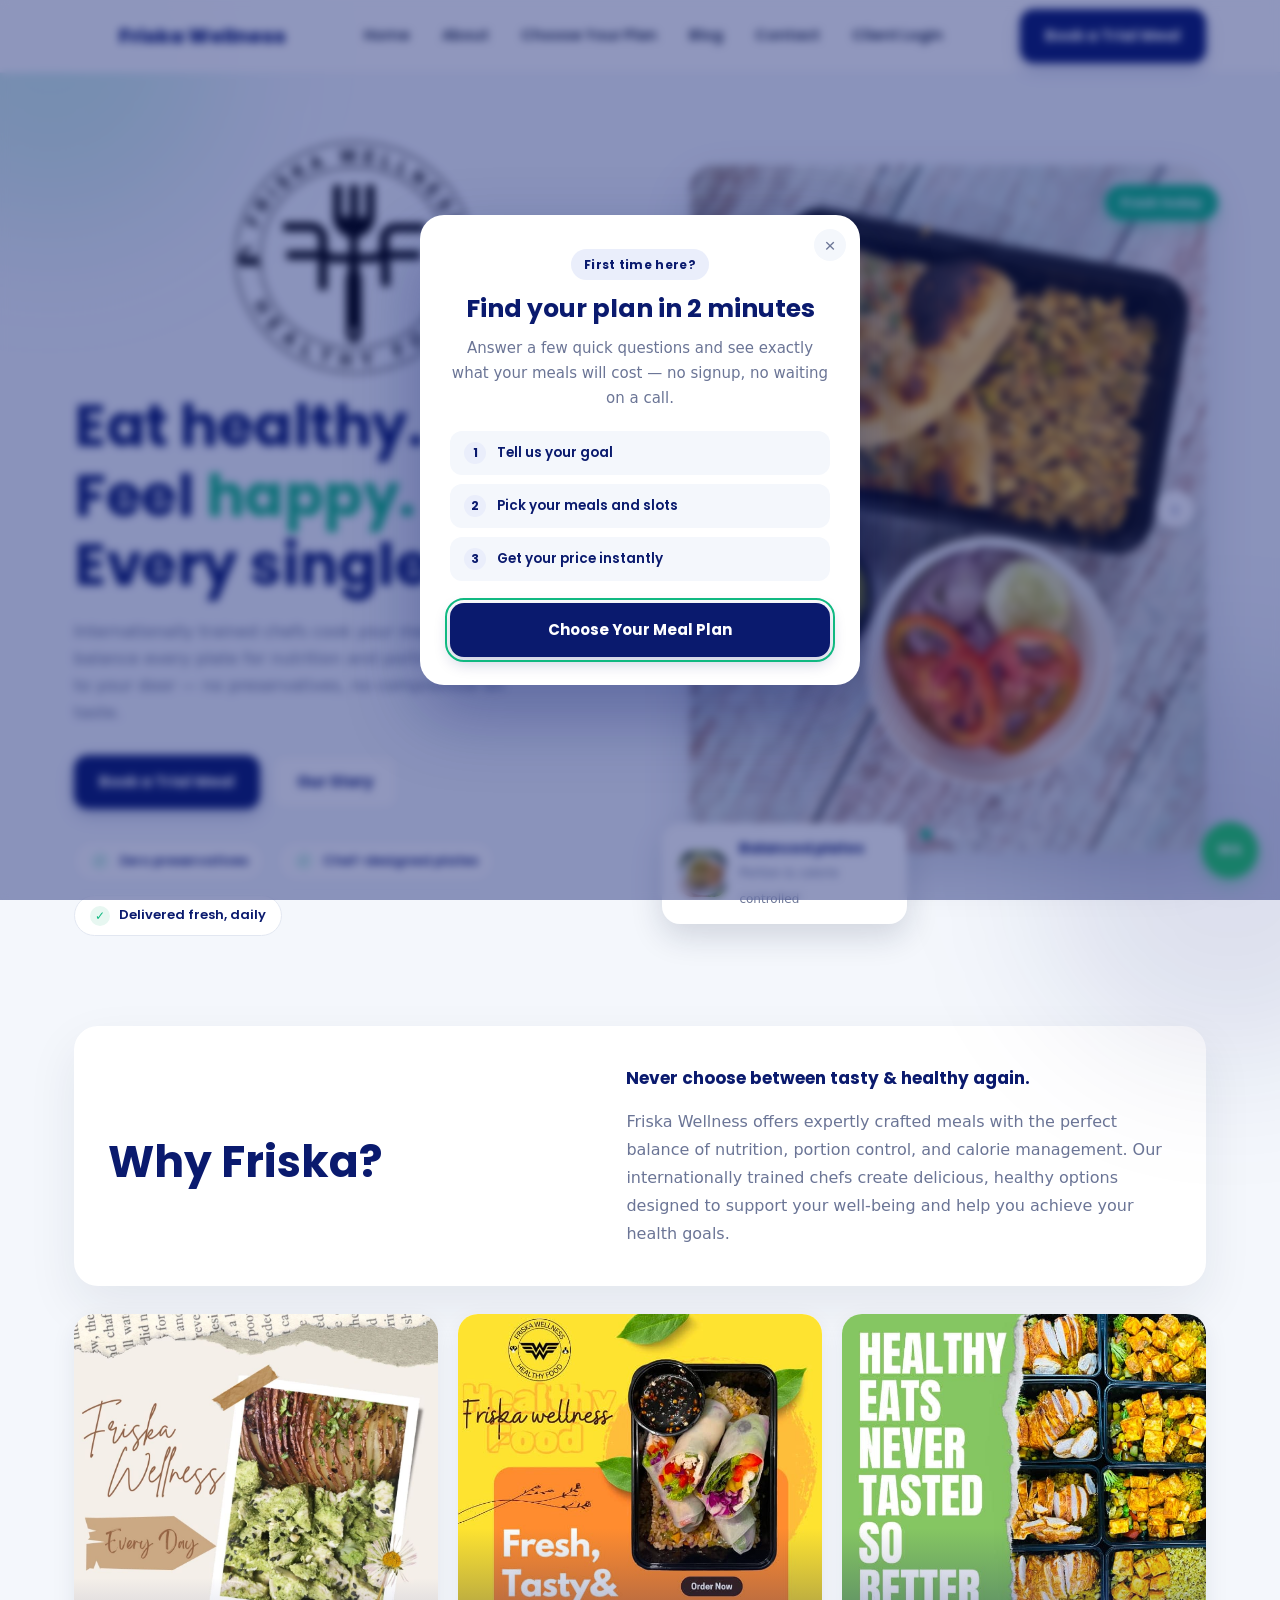
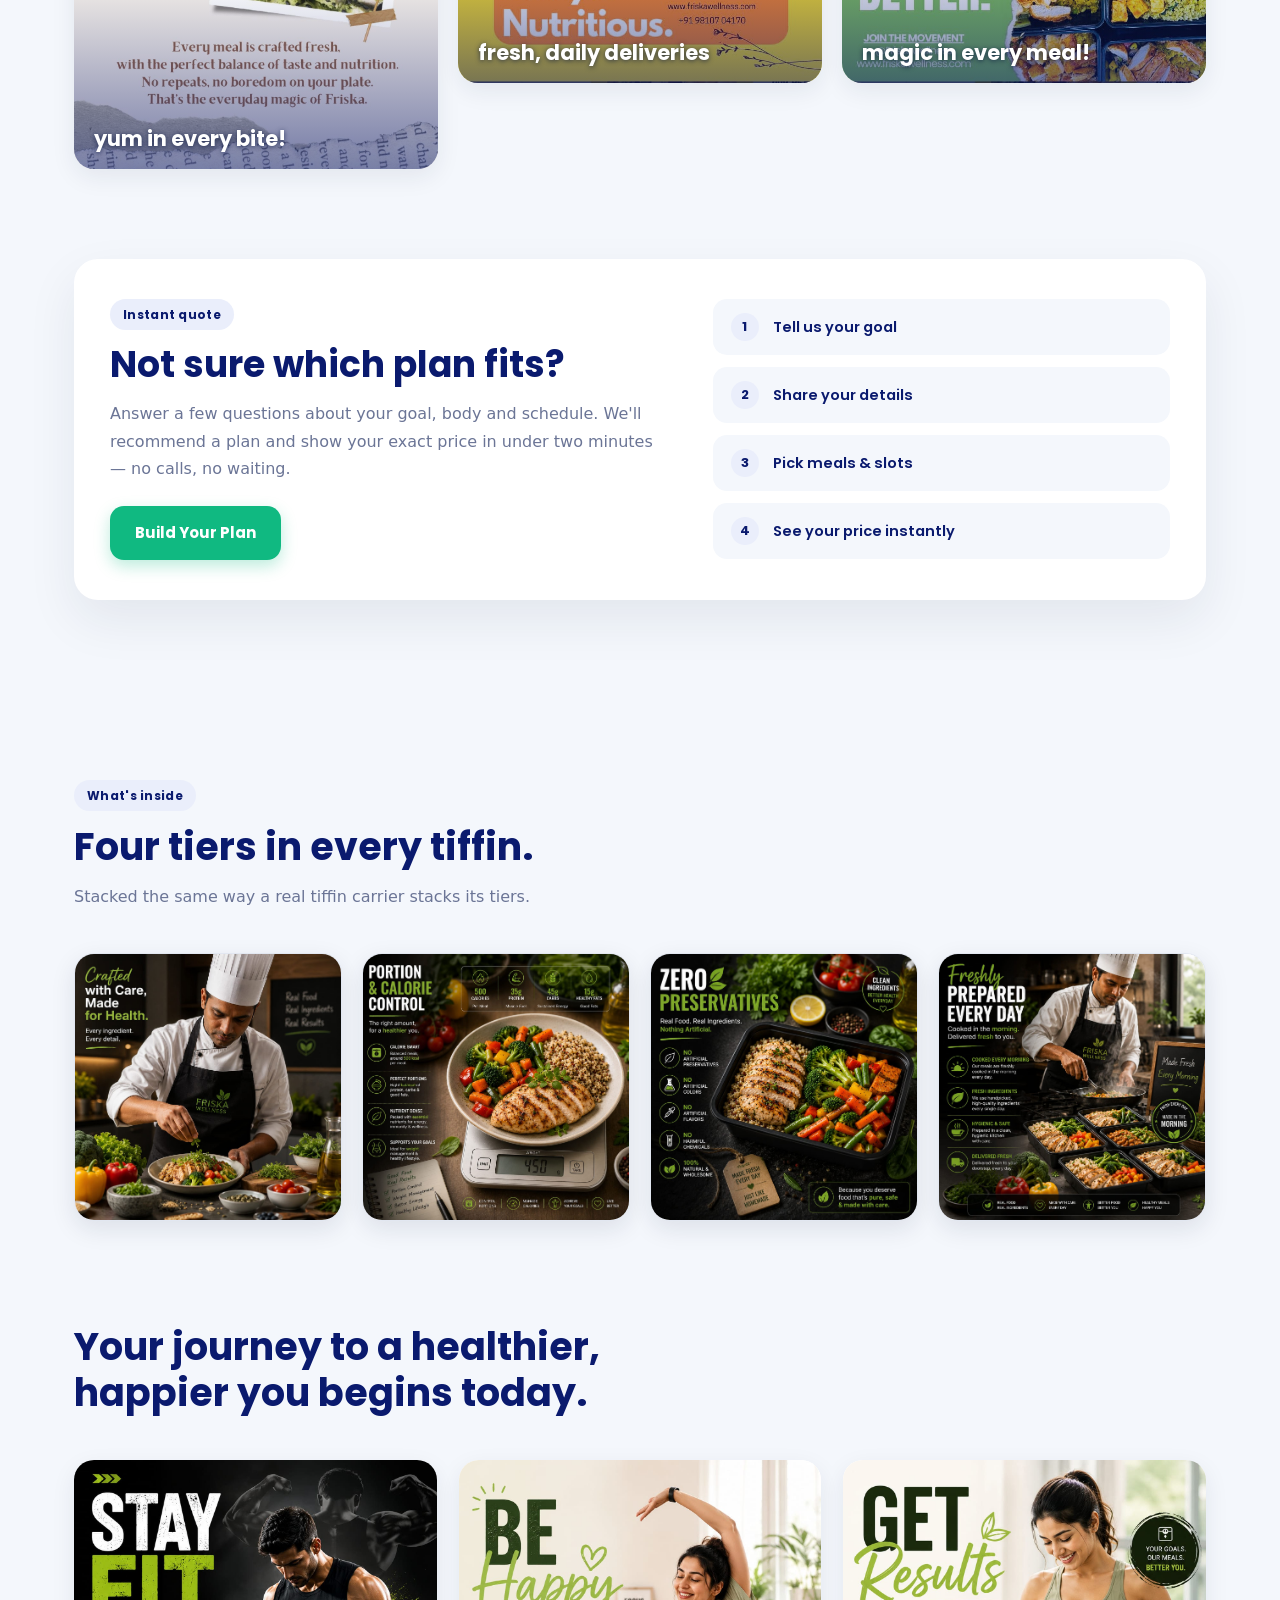
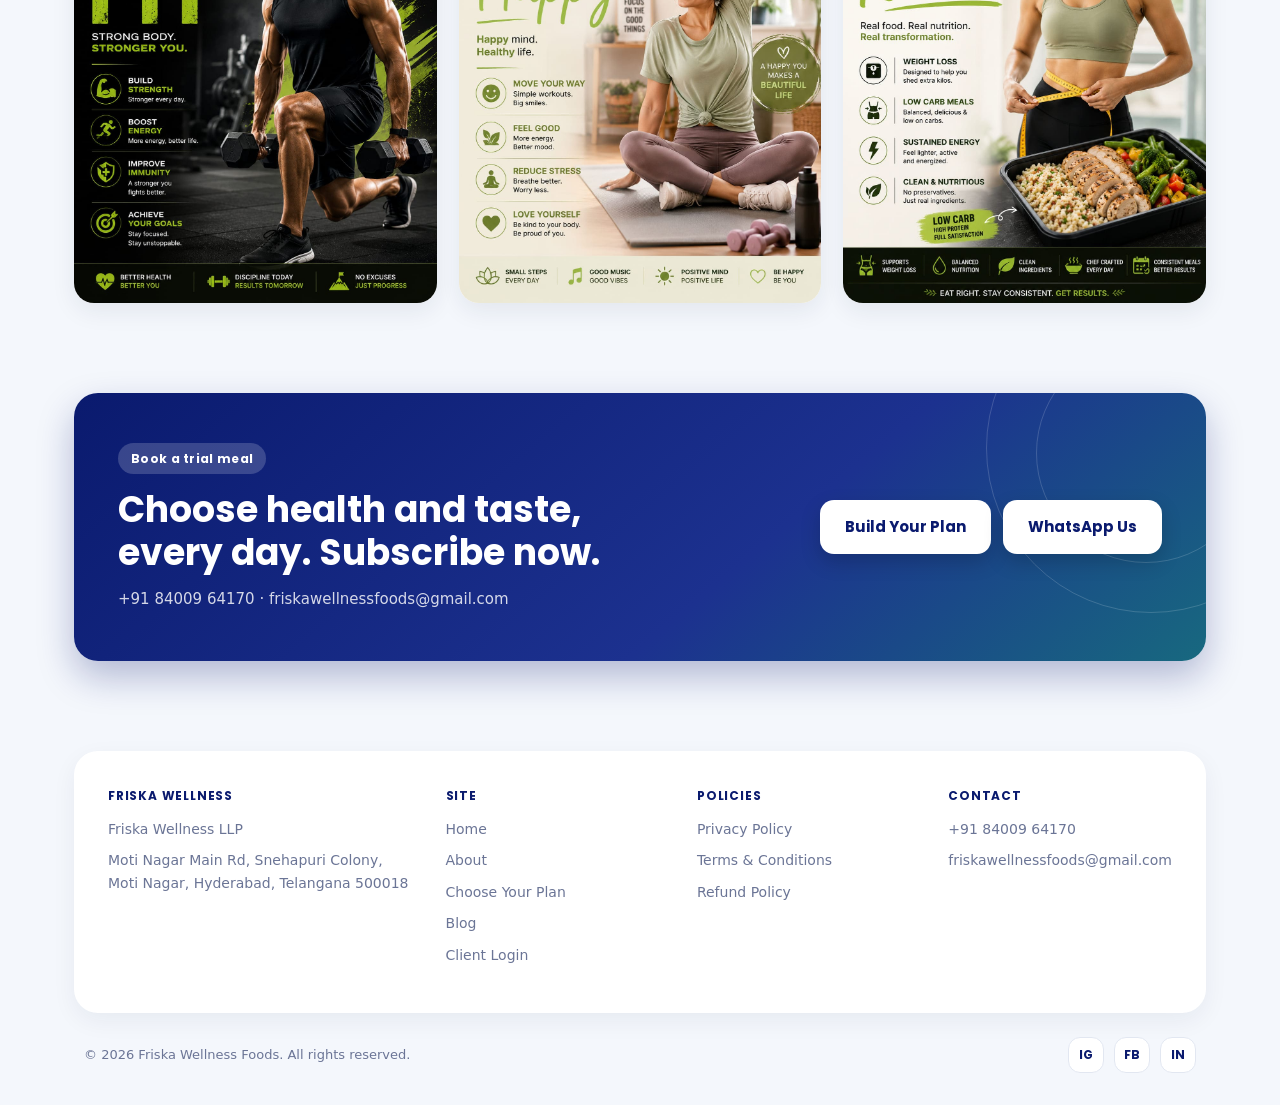
<file: index.html>
<!doctype html>
<html lang="en">
<head>
<meta charset="UTF-8">
<meta name="viewport" content="width=device-width, initial-scale=1, viewport-fit=cover">
<title>Friska Wellness — Healthy Meal Delivery in Hyderabad</title>
<meta name="description" content="Chef-crafted, preservative-free meals delivered fresh across Hyderabad. Portion and calorie controlled plans for weight loss, muscle gain and everyday wellness.">
<link rel="canonical" href="https://friskawellness.com/">
<meta name="robots" content="index, follow">

<meta property="og:type" content="website">
<meta property="og:site_name" content="Friska Wellness">
<meta property="og:title" content="Friska Wellness — Healthy Meal Delivery in Hyderabad">
<meta property="og:description" content="Chef-crafted, preservative-free meals delivered fresh across Hyderabad. Portion and calorie controlled plans for weight loss, muscle gain and everyday wellness.">
<meta property="og:url" content="https://friskawellness.com/">
<meta property="og:image" content="https://friskawellness.com/assets/hero-1.jpg">
<meta name="twitter:card" content="summary_large_image">
<meta name="twitter:title" content="Friska Wellness — Healthy Meal Delivery in Hyderabad">
<meta name="twitter:description" content="Chef-crafted, preservative-free meals delivered fresh across Hyderabad. Portion and calorie controlled plans for weight loss, muscle gain and everyday wellness.">
<meta name="twitter:image" content="https://friskawellness.com/assets/hero-1.jpg">

<link rel="icon" href="assets/logo.png">

<!-- start the first hero image downloading immediately -->
<link rel="preload" as="image" href="assets/hero-1.jpg" fetchpriority="high">
<link rel="preconnect" href="https://fonts.googleapis.com">
<link rel="preconnect" href="https://fonts.gstatic.com" crossorigin>
<link href="https://fonts.googleapis.com/css2?family=Poppins:wght@500;600;700;800&display=swap" rel="stylesheet">
<link rel="stylesheet" href="css/style.css">

<script type="application/ld+json">
{
  "@context": "https://schema.org",
  "@type": "FoodEstablishment",
  "name": "Friska Wellness",
  "legalName": "Friska Wellness LLP",
  "url": "https://friskawellness.com",
  "logo": "https://friskawellness.com/assets/logo.png",
  "image": "https://friskawellness.com/assets/hero-1.jpg",
  "description": "Chef-crafted, preservative-free meal delivery across Hyderabad. Portion and calorie controlled plans for weight loss, muscle gain and everyday wellness.",
  "telephone": "+91-84009-64170",
  "email": "friskawellnessfoods@gmail.com",
  "servesCuisine": ["Healthy", "Indian", "Continental"],
  "priceRange": "$$",
  "address": {
    "@type": "PostalAddress",
    "streetAddress": "Moti Nagar Main Rd, Snehapuri Colony",
    "addressLocality": "Moti Nagar, Hyderabad",
    "addressRegion": "Telangana",
    "postalCode": "500018",
    "addressCountry": "IN"
  },
  "geo": { "@type": "GeoCoordinates", "latitude": 17.452623, "longitude": 78.419675 },
  "areaServed": { "@type": "City", "name": "Hyderabad" },
  "sameAs": [
    "https://www.instagram.com/friskawellness/",
    "https://www.facebook.com/friskawellnessfoods",
    "https://www.linkedin.com/company/friska-wellness/"
  ]
}
</script>

</head>
<body>

<header class="site-header">
  <div class="wrap">
    <a href="index.html" class="logo"><img src="assets/logo.png" alt="" class="logo-mark">Friska Wellness</a>
    <nav class="main-nav">
      <a href="index.html">Home</a>
      <a href="about.html">About</a>
      <a href="plan/index.html">Choose Your Plan</a>
      <a href="blog.html">Blog</a>
      <a href="index.html#contact">Contact</a>
      <a href="client/index.html">Client Login</a>
    </nav>
    <div class="header-cta">
      <a class="btn btn-primary" href="plan/index.html">Book a Trial Meal</a>
    </div>
    <button class="nav-toggle" aria-label="Menu"><span></span><span></span><span></span></button>
  </div>
</header>

<section class="hero">
  <div class="wrap">
    <div>
      <img src="assets/logo.png" alt="Friska Wellness" class="hero-logo" width="600" height="600" fetchpriority="high">
      <h1>Eat healthy.<br>Feel <em>happy.</em><br>Every single day.</h1>
      <p class="lede">Internationally trained chefs cook your meals fresh, balance every plate for nutrition and portion, and get it to your door — no preservatives, no compromise on taste.</p>
      <div class="hero-cta">
        <a class="btn btn-primary" href="plan/index.html">Book a Trial Meal</a>
        <a class="btn btn-outline" href="about.html">Our Story</a>
      </div>
      <div class="hero-badges">
        <div class="badge"><span class="ico">&#10003;</span>Zero preservatives</div>
        <div class="badge"><span class="ico">&#10003;</span>Chef-designed plates</div>
        <div class="badge"><span class="ico">&#10003;</span>Delivered fresh, daily</div>
      </div>
    </div>

    <div class="hero-visual">
      <span class="hero-tag">Fresh today</span>

      <div class="carousel">
        <div class="carousel-track">
          <div class="carousel-slide active"><img src="assets/hero-1.jpg" alt="Friska meals packed fresh" width="1000" height="1250" fetchpriority="high" decoding="async"></div>
          <div class="carousel-slide"><img data-src="assets/hero-2.jpg" alt="Chef preparing a Friska plate" width="1000" height="1250" decoding="async"></div>
          <div class="carousel-slide"><img data-src="assets/hero-3.jpg" alt="Balanced Friska meal box" width="1000" height="1250" decoding="async"></div>
          <div class="carousel-slide"><img data-src="assets/hero-4.jpg" alt="Friska daily delivery" width="1000" height="1250" decoding="async"></div>
        </div>
        <button class="carousel-btn prev" aria-label="Previous image">&#8249;</button>
        <button class="carousel-btn next" aria-label="Next image">&#8250;</button>
        <div class="carousel-dots"></div>
      </div>

      <div class="hero-float">
        <div class="thumb"><img src="assets/float-thumb.jpg" alt="" width="200" height="200" loading="lazy" decoding="async"></div>
        <div>
          <strong>Balanced plates</strong>
          <span>Portion &amp; calorie controlled</span>
        </div>
      </div>
    </div>
  </div>
</section>

<section class="why" id="why" data-reveal>
  <div class="wrap">
    <div class="why-qa">
      <div>
        <h2>Why Friska?</h2>
      </div>
      <div class="why-answer">
        <p class="kicker">Never choose between tasty &amp; healthy again.</p>
        <p>Friska Wellness offers expertly crafted meals with the perfect balance of nutrition, portion control, and calorie management. Our internationally trained chefs create delicious, healthy options designed to support your well-being and help you achieve your health goals.</p>
      </div>
    </div>

    <div class="why-cards">
      <figure class="why-card">
        <img src="assets/why-1.jpg" width="800" height="800" loading="lazy" decoding="async" alt="Friska wrap">
        <figcaption>yum in every bite!</figcaption>
      </figure>
      <figure class="why-card">
        <img src="assets/why-2.jpg" width="800" height="800" loading="lazy" decoding="async" alt="Friska delivery packaging">
        <figcaption>fresh, daily deliveries</figcaption>
      </figure>
      <figure class="why-card">
        <img src="assets/why-3.jpg" width="800" height="800" loading="lazy" decoding="async" alt="Friska meal box">
        <figcaption>magic in every meal!</figcaption>
      </figure>
    </div>
  </div>
</section>

<section class="planner" data-reveal>
  <div class="wrap">
    <div class="planner-inner">
      <div>
        <span class="eyebrow">Instant quote</span>
        <h2>Not sure which plan fits?</h2>
        <p>Answer a few questions about your goal, body and schedule. We'll recommend a plan and show your exact price in under two minutes — no calls, no waiting.</p>
        <a class="btn btn-accent" href="plan/index.html">Build Your Plan</a>
      </div>
      <ul class="planner-steps">
        <li><span>1</span>Tell us your goal</li>
        <li><span>2</span>Share your details</li>
        <li><span>3</span>Pick meals &amp; slots</li>
        <li><span>4</span>See your price instantly</li>
      </ul>
    </div>
  </div>
</section>

<section class="tiers" data-reveal>
  <div class="wrap">
    <div class="section-head">
      <span class="eyebrow">What's inside</span>
      <h2>Four tiers in every tiffin.</h2>
      <p>Stacked the same way a real tiffin carrier stacks its tiers.</p>
    </div>
    <div class="tier-grid">
      <div class="tier-item">
        <div class="tier-media"><img src="assets/tier-1.jpg" alt="" width="700" height="900" loading="lazy" decoding="async"></div>
        <div class="tier-body">
          <span class="tier-num">Tier 01</span>
          <h3>Chef-crafted</h3>
          <p>Internationally trained chefs design every recipe for flavour first, nutrition always.</p>
        </div>
      </div>
      <div class="tier-item">
        <div class="tier-media"><img src="assets/tier-2.jpg" alt="" width="700" height="900" loading="lazy" decoding="async"></div>
        <div class="tier-body">
          <span class="tier-num">Tier 02</span>
          <h3>Portion &amp; calorie control</h3>
          <p>Meals built around your goals — high protein, low carb, or a balanced plate.</p>
        </div>
      </div>
      <div class="tier-item">
        <div class="tier-media"><img src="assets/tier-3.jpg" alt="" width="700" height="900" loading="lazy" decoding="async"></div>
        <div class="tier-body">
          <span class="tier-num">Tier 03</span>
          <h3>Zero preservatives</h3>
          <p>Pure ingredients only. Nothing artificial, nothing added to stretch shelf life.</p>
        </div>
      </div>
      <div class="tier-item">
        <div class="tier-media"><img src="assets/tier-4.jpg" alt="" width="700" height="900" loading="lazy" decoding="async"></div>
        <div class="tier-body">
          <span class="tier-num">Tier 04</span>
          <h3>Freshly prepared</h3>
          <p>Cooked the same morning it reaches you — never frozen, never batched days ahead.</p>
        </div>
      </div>
    </div>
  </div>
</section>

<section class="gallery" data-reveal>
  <div class="wrap">
    <div class="section-head">
      <h2>Your journey to a healthier, happier you begins today.</h2>
    </div>
    <div class="gallery-grid">
      <figure>
        <img class="g-img g-base" src="assets/gallery-1.jpg" width="900" height="1100" loading="lazy" decoding="async" alt="Stay fit">
        <img class="g-img g-hover" data-src="assets/gallery-1-hover.jpg" width="900" height="1100" decoding="async" alt="" aria-hidden="true">
        <figcaption>Stay Fit</figcaption>
      </figure>
      <figure>
        <img class="g-img g-base" src="assets/gallery-2.jpg" width="900" height="1100" loading="lazy" decoding="async" alt="Be happy">
        <img class="g-img g-hover" data-src="assets/gallery-2-hover.jpg" width="900" height="1100" decoding="async" alt="" aria-hidden="true">
        <figcaption>Be Happy</figcaption>
      </figure>
      <figure>
        <img class="g-img g-base" src="assets/gallery-3.jpg" width="900" height="1100" loading="lazy" decoding="async" alt="Get results">
        <img class="g-img g-hover" data-src="assets/gallery-3-hover.jpg" width="900" height="1100" decoding="async" alt="" aria-hidden="true">
        <figcaption>Get Results</figcaption>
      </figure>
    </div>
  </div>
</section>

<section class="testimonials" data-reveal>
  <div class="wrap">
    <div class="section-head">
      <h2>What our clients say.</h2>
    </div>
    <div id="reviews"></div>
  </div>
</section>

<section class="cta-band" id="contact" data-reveal>
  <div class="wrap">
    <div class="cta-inner">
      <span class="cta-ring"></span>
      <span class="cta-ring"></span>
    <div>
      <span class="eyebrow">Book a trial meal</span>
      <h2>Choose health and taste, every day. Subscribe now.</h2>
      <p>+91 84009 64170 · friskawellnessfoods@gmail.com</p>
    </div>
    <div style="display:flex;gap:12px;flex-wrap:wrap;position:relative;z-index:1;">
      <a class="btn" href="plan/index.html">Build Your Plan</a>
      <a class="btn btn-wa-ghost" href="https://wa.me/918400964170" target="_blank" rel="noopener">WhatsApp Us</a>
    </div>
  
    </div>
  </div>
</section>

<footer>
  <div class="wrap">
    <div class="footer-grid">
      <div>
        <h4>Friska Wellness</h4>
        <p>Friska Wellness LLP</p>
        <p>Moti Nagar Main Rd, Snehapuri Colony, Moti Nagar, Hyderabad, Telangana 500018</p>
      </div>
      <div>
        <h4>Site</h4>
        <a href="index.html">Home</a>
        <a href="about.html">About</a>
        <a href="plan/index.html">Choose Your Plan</a>
        <a href="blog.html">Blog</a>
        <a href="client/index.html">Client Login</a>
      </div>
      <div>
        <h4>Policies</h4>
        <a href="privacy-policy.html">Privacy Policy</a>
        <a href="terms-conditions.html">Terms &amp; Conditions</a>
        <a href="refund-policy.html">Refund Policy</a>
      </div>
      <div>
        <h4>Contact</h4>
        <a href="tel:+918400964170">+91 84009 64170</a>
        <a href="mailto:friskawellnessfoods@gmail.com">friskawellnessfoods@gmail.com</a>
      </div>
    </div>
    <div class="footer-bottom">
      <span>© <span id="year"></span> Friska Wellness Foods. All rights reserved.</span>
      <div class="social">
        <a href="https://www.instagram.com/friskawellness/" target="_blank" rel="noopener" aria-label="Instagram">IG</a>
        <a href="https://www.facebook.com/friskawellnessfoods" target="_blank" rel="noopener" aria-label="Facebook">FB</a>
        <a href="https://www.linkedin.com/company/friska-wellness/" target="_blank" rel="noopener" aria-label="LinkedIn">IN</a>
      </div>
    </div>
  </div>
</footer>

<a class="float-wa" href="https://wa.me/918400964170" target="_blank" rel="noopener" aria-label="WhatsApp us">WA</a>

<script src="js/main.js"></script>
<script>document.getElementById('year').textContent = new Date().getFullYear();</script>
</body>
</html>
</file>
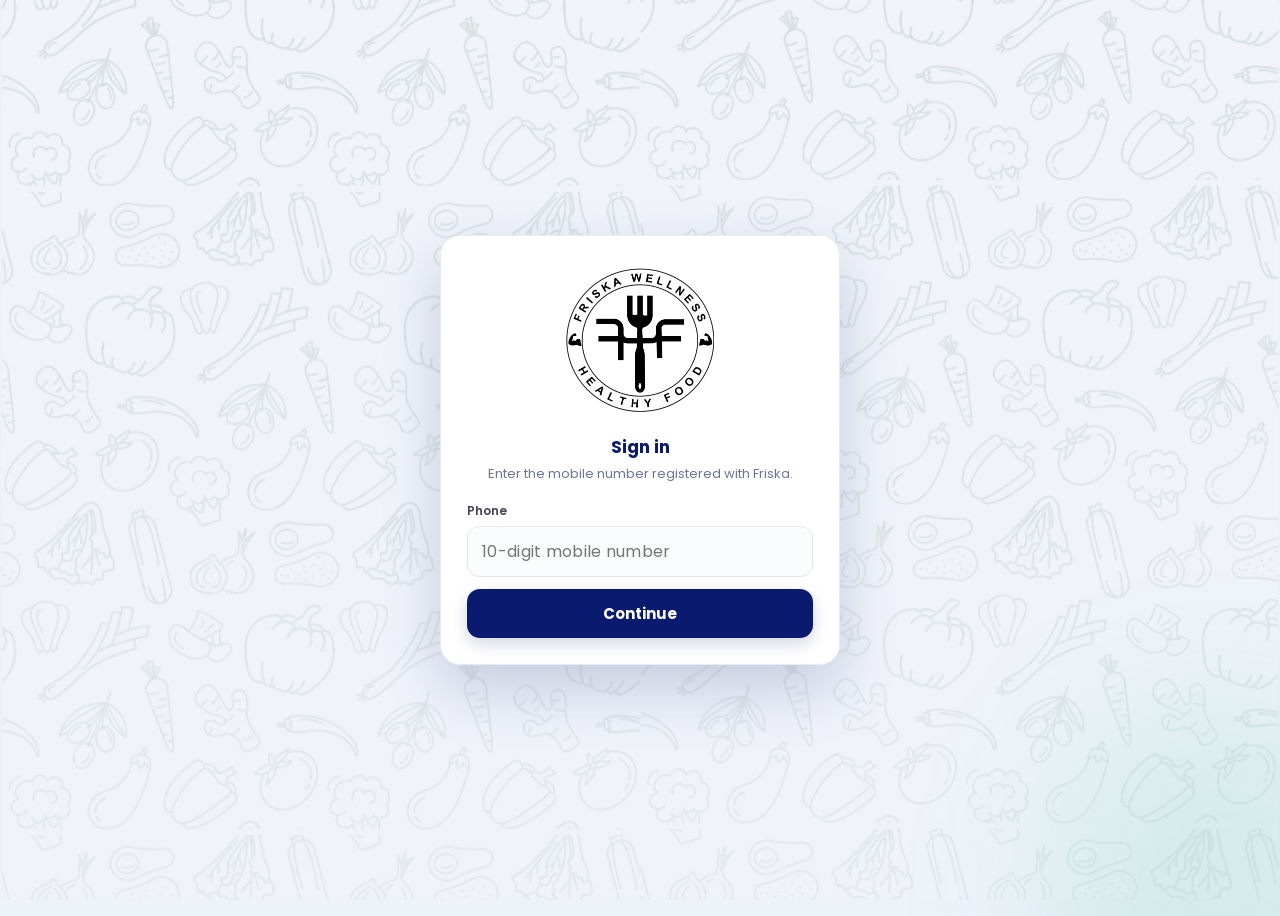
<file: client/index.html>
<!DOCTYPE html>
<html lang="en">
<head>
  <base target="_top">
  <meta name="viewport" content="width=device-width, initial-scale=1, maximum-scale=5, user-scalable=yes">
  <link rel="preconnect" href="https://fonts.googleapis.com">
  <link rel="preconnect" href="https://fonts.gstatic.com" crossorigin>
  <link href="https://fonts.googleapis.com/css2?family=Poppins:wght@500;600;700;800&display=swap" rel="stylesheet">
  <link rel="manifest" href="manifest.json">
  <meta name="theme-color" content="#0a1a6e">
  <link rel="apple-touch-icon" href="apple-touch-icon.png">
  <meta name="apple-mobile-web-app-capable" content="yes">
  <meta name="apple-mobile-web-app-status-bar-style" content="default">
  <meta name="apple-mobile-web-app-title" content="Friska">
  <link rel="icon" type="image/png" sizes="32x32" href="favicon-32.png">
  <script src="config.js"></script>
  <style>
  :root{
    --navy:#0a1a6e;
    --navy-deep:#08155a;
    --accent:#10b981;
    --accent-soft:#e7f7f1;
    --bg:#eef2f9;
    --ink:#16213e;
    --muted:#6b7596;
    --line:#e2e7f1;
    --radius:18px;
    --shadow:0 14px 40px rgba(20,33,62,0.12);
  }
  
  * { box-sizing: border-box; }

  body {
    margin: 0;
    padding: 0;
    min-height: 100vh;
    position: relative;
    font-family: "Poppins", system-ui, -apple-system, BlinkMacSystemFont, "Segoe UI", Roboto, sans-serif;
    -webkit-text-size-adjust: 100%;
    touch-action: manipulation;
    overflow-x: hidden;
    background: var(--bg);
    color: var(--ink);
  }

  /* your photo, dimmed under a light wash */
  body::before {
    content: "";
    position: fixed;
    inset: 0;
    background-image:
      linear-gradient(rgba(238,242,249,0.86), rgba(238,242,249,0.92)),
      url("bg.webp");
    background-size: cover;
    background-position: center;
    background-repeat: no-repeat;
    z-index: -2;
  }
  /* mint glow accent */
  body::after {
    content: "";
    position: fixed;
    width: 360px; height: 360px;
    border-radius: 50%;
    background: rgba(16,185,129,0.12);
    filter: blur(70px);
    bottom: -160px; right: -120px;
    z-index: -1;
    pointer-events: none;
  }
  .nav-row { max-width: 420px; margin-left: auto; margin-right: auto; }
  .btn.submit, .content > .btn { max-width: 420px; display: block; margin-left: auto; margin-right: auto; }
  .app { width: 100%; max-width: 100%; padding: 0 0 16px; position: relative; z-index: 1; }
  .wrapper { width: 100%; max-width: 620px; margin: 0 auto; }

  /* NAVY HEADER BANNER */
  .hero {
    background: linear-gradient(135deg, var(--navy), #13278f);
    padding: 22px 16px 48px;
    text-align: center;
    position: relative;
    overflow: hidden;
  }
  .hero::before {
    content: "";
    position: absolute;
    width: 180px; height: 180px;
    border-radius: 50%;
    background: rgba(16,185,129,0.22);
    filter: blur(50px);
    bottom: -70px; left: -40px;
  }
  .hero::after {
    content: "";
    position: absolute;
    width: 160px; height: 160px;
    border-radius: 50%;
    background: rgba(255,255,255,0.10);
    filter: blur(44px);
    top: -50px; right: -30px;
  }
  .hero-inner { position: relative; z-index: 1; }
  .hero .logo {
    max-width: 130px;
    height: auto;
    margin-bottom: 8px;
    background: #fff;
    padding: 8px 14px;
    border-radius: 12px;
    box-shadow: 0 4px 14px rgba(0,0,0,0.12);
  }
  .hero h2 { font-size: 18px; font-weight: 700; color: #fff; margin: 4px 0 0; letter-spacing: .2px; }

  /* content pulled up over the banner */
  .content { padding: 0 14px; margin-top: -28px; position: relative; z-index: 2; }

  h2 { font-size: 20px; font-weight: 700; margin: 0; text-align: center; color: var(--navy); }
  h3 { font-size: 18px; margin-bottom: 14px; }
  h4 { font-size: 15px; font-weight: 700; margin: 0; color: var(--navy); }

  /* CARD */
  .box {
    background: #fff;
    border-radius: var(--radius);
    padding: 18px 16px;
    margin-bottom: 14px;
    box-shadow: var(--shadow);
    border: 1px solid rgba(226,231,241,0.7);
  }

  /* FORM */
  label { font-size: 12px; margin-bottom: 6px; display: block; font-weight: 600; color: #445; }

  input[type="text"],
  input#phone,
  select {
    width: 100%;
    padding: 12px 14px;
    font-size: 16px;
    border-radius: 12px;
    border: 1.5px solid var(--line);
    background: #fbfcfe;
    color: var(--ink);
    box-sizing: border-box;
    transition: border-color .15s, box-shadow .15s, background .15s;
    font-family: inherit;
  }
  input[type="text"]:focus,
  input#phone:focus,
  select:focus {
    outline: none;
    border-color: var(--accent);
    background: #fff;
    box-shadow: 0 0 0 3px rgba(16,185,129,0.12);
  }
  #phone { font-size: 17px; letter-spacing: .3px; }
  input[readonly] { background: #f4f6fa; color: #555; }
  .box label:not(:first-child) { margin-top: 16px; }

  /* BUTTONS */
  .btn {
    width: 100%;
    padding: 13px;
    font-size: 15px;
    border-radius: 13px;
    border: none;
    background: var(--navy);
    color: #fff;
    margin-top: 12px;
    font-weight: 700;
    cursor: pointer;
    font-family: inherit;
    box-shadow: 0 6px 16px rgba(10,26,110,0.18);
    transition: transform .08s ease, background .15s;
  }
  .btn:active { transform: scale(0.98); background: var(--navy-deep); }
  .btn.secondary { background: #fff; color: var(--navy); border: 1.5px solid var(--line); box-shadow: none; }
  .btn.secondary:active { background: #f1f4fb; }
  /* Submit = emerald primary */
  .btn.submit { background: var(--navy); box-shadow: 0 6px 16px rgba(10,26,110,0.18); }
  .btn.submit:active { background: var(--navy-deep); }
  .menu-btn{
    background:var(--navy); color:white; border:none;
    padding:10px 18px; font-weight:700; letter-spacing:1px;
    cursor:pointer; margin-top:10px; border-radius:12px;
  }

  /* SECTION PANEL (tinted wrapper around each section) */
  .sec-panel {
    background: #f5f8fc;
    border: 1px solid #eef2f8;
    border-radius: 14px;
    padding: 12px;
    margin-bottom: 12px;
  }

  /* SECTION HEADER */
  .section-header {
    display: flex; align-items: center; justify-content: space-between;
    gap: 8px; margin: 0 0 10px;
  }
  .section-header h4 {
    font-size: 15px; white-space: nowrap; flex-shrink: 0;
    display: inline-flex; align-items: center; gap: 8px;
  }
  .section-controls { display: flex; gap: 6px; }
  .section-controls select {
    width: 108px !important; padding: 8px 9px !important;
    font-size: 12.5px !important; border-radius: 10px; background: #fff;
  }
  @media (max-width: 480px) {
    .section-controls select { width: 100px !important; font-size: 12px !important; }
  }

  /* lone h4 (no slot control) still needs spacing inside panel */
  .sec-panel > h4 { margin-bottom: 10px; }

  /* SWAP ARROW PILL */
  .swap-arrow {
    border: 1.5px solid #d8deea; background: #fff; color: var(--navy);
    width: 26px; height: 26px; border-radius: 50%;
    font-size: 13px; line-height: 1; cursor: pointer;
    display: inline-flex; align-items: center; justify-content: center;
    transition: all .15s ease; flex: none; padding: 0;
  }
  .swap-arrow:active { transform: scale(0.9); }
  .swap-arrow.active {
    background: var(--accent); border-color: var(--accent); color: #fff;
    box-shadow: 0 3px 10px rgba(16,185,129,0.3);
  }

  /* PRESETS */
  #presetBox { padding: 6px 16px; }
  #presetBox details { margin: 0; }
  #presetBox summary {
    font-size: 15px; font-weight: 700; padding: 8px 0;
    list-style: none; cursor: pointer; color: var(--navy);
  }
  #presetBox summary::-webkit-details-marker { display: none; }
  #presetBox summary::after { content: "▾"; float: right; transition: 0.2s ease; color: var(--muted); }
  #presetBox details[open] summary::after { transform: rotate(180deg); }
  .preset-grid { padding-top: 8px; }
  .preset-grid label {
    font-weight: 500; color: var(--ink); font-size: 14px;
    padding: 7px 0; display: flex; align-items: center;
  }

  /* DISH */
  .dish {
    background: #fff;
    border: 1px solid #edf1f7;
    border-radius: 11px;
    padding: 9px 12px;
    margin-bottom: 6px;
    display: flex;
    justify-content: space-between;
    align-items: center;
  }
  .dish:last-child { margin-bottom: 0; }
  .dish-name { font-size: 14px; line-height: 1.3; flex: 1; padding-right: 10px; }

  /* QTY */
  .qty { display: flex; align-items: center; gap: 8px; }
  .qty button {
    width: 29px; height: 29px; font-size: 17px;
    border-radius: 50%; border: none;
    background: var(--navy); color: #fff; font-weight: 700;
    display: flex; align-items: center; justify-content: center;
    transition: all 0.15s ease; cursor: pointer;
  }
  .qty button:active { transform: scale(0.9); background: var(--navy-deep); }
  .qty span { min-width: 18px; text-align: center; font-size: 15px; font-weight: 700; color: var(--navy); }

  input[type="checkbox"] { transform: scale(1.2); margin-right: 6px; accent-color: var(--accent); }

  html, body { height: auto; overflow-x: hidden; -webkit-overflow-scrolling: touch; }

  /* DAY HEADER */
  .day-header { display: flex; justify-content: space-between; align-items: center; margin-bottom: 14px; }
  .day-text { flex: 1; text-align: center; }
  .day-name {
    font-size: 19px; font-weight: 700; cursor: pointer;
    position: relative; display: inline-flex; align-items: center; gap: 6px; color: var(--navy);
  }
  .day-arrow { font-size: 11px; color: var(--accent); }
  .day-dropdown {
    display: none; position: absolute; background: #fff;
    border-radius: 12px; box-shadow: 0 8px 22px rgba(20,33,62,0.12);
    margin-top: 6px; z-index: 10; min-width: 170px; padding: 6px 0;
    border: 1px solid var(--line);
  }
  .day-dropdown div { padding: 11px 18px; font-size: 14px; cursor: pointer; }
  .day-dropdown div:hover { background: var(--accent-soft); color: var(--navy); }
  .day-date { font-size: 12px; color: var(--muted); margin-top: 3px; font-weight: 500; }

  .cancel-wrap {
    display: flex; align-items: center; gap: 5px;
    font-size: 12px; white-space: nowrap; font-weight: 600; color: var(--muted);
  }

  .nav-row { display: flex; gap: 10px; margin-top: 0; }
  .nav-row .btn { flex: 1; margin-top: 0; }

  /* protein colors */
  .protein-chicken { color: #d32f2f; font-weight: 600; }
  .protein-veg { color: #2e7d32; font-weight: 600; }
  .protein-egg { color: #e69500; font-weight: 600; }
  .protein-seafood { color: #1565c0; font-weight: 600; }

  /* SUMMARY MODAL */
  .modal {
    display: none; position: fixed; inset: 0;
    background: rgba(10,21,50,0.55); backdrop-filter: blur(4px);
    justify-content: center; align-items: center; padding: 16px; z-index: 9999;
  }
  .modal-content {
    background: #fff; border-radius: 20px;
    width: 100%; max-width: 480px; max-height: 82vh;
    box-shadow: 0 24px 60px rgba(10,26,110,0.28);
    display: flex; flex-direction: column;
    overflow: hidden;
    padding: 0;
  }
  .modal-head { padding: 22px 24px 8px; }
  .modal-scroll { padding: 4px 24px; overflow-y: auto; flex: 1; }
  .modal-foot {
    padding: 14px 24px 18px;
    border-top: 1px solid var(--line);
    display: flex; gap: 10px;
    background: #fff;
  }
  .modal-foot .btn { margin-top: 0; }
  .modal-content h3 { text-align: center; margin: 0 0 14px; font-weight: 700; }
  .summary-day { margin-bottom: 18px; }
  .summary-day h4 { margin-bottom: 8px; color: var(--navy); }
  .summary-slot {
    font-size: 13px; color: var(--accent); font-weight: 700;
    margin: 8px 0 4px; text-transform: uppercase; letter-spacing: .4px;
  }

  .loader {
    display: none; position: fixed; inset: 0;
    background: rgba(255,255,255,0.6);
    justify-content: center; align-items: center; z-index: 9999;
  }
  .spinner {
    width: 40px; height: 40px; border: 4px solid #ddd;
    border-top: 4px solid var(--navy); border-radius: 50%;
    animation: spin 0.8s linear infinite;
  }
  @keyframes spin { to { transform: rotate(360deg); } }

  .btn.loading { opacity: 0.7; pointer-events: none; position: relative; }
  .btn.loading::after {
    content: ""; width: 16px; height: 16px;
    border: 2px solid #fff; border-top: 2px solid transparent;
    border-radius: 50%; position: absolute; right: 14px; top: 50%;
    transform: translateY(-50%); animation: spinBtn 0.6s linear infinite;
  }
  @keyframes spinBtn { to { transform: translateY(-50%) rotate(360deg); } }

  .dish-locked { opacity: 0.45; }
  .dish-locked .qty button { background: #ccc; cursor: not-allowed; }

  /* UPGRADE MODAL */
  #upgradeModal {
    display: none; position: fixed; inset: 0;
    background: rgba(10,21,50,0.55); backdrop-filter: blur(4px);
    justify-content: center; align-items: center; padding: 16px; z-index: 99999;
  }
  #upgradeModal .modal-content { position: relative; text-align: center; padding: 28px 24px 20px; }
  #upgradeModal .modal-close {
    position: absolute; top: 12px; right: 14px; font-size: 18px;
    cursor: pointer; color: #888; background: none; border: none; line-height: 1;
  }
  #upgradeModal .modal-icon { font-size: 36px; margin-bottom: 12px; }
  #upgradeModal p { font-size: 15px; color: #333; margin-bottom: 20px; line-height: 1.5; }

  /* ===== LOGIN SCREEN ===== */
  #loginScreen .content { margin-top: -28px; }
  .login-title { font-size: 17px; font-weight: 700; color: var(--navy); text-align: center; margin: 0 0 4px; }
  .login-sub { font-size: 13px; color: var(--muted); text-align: center; margin: 0 0 18px; line-height: 1.5; }
  .auth-error {
    display: none; margin-top: 12px; padding: 10px 12px;
    background: #fdecec; border: 1px solid #f6c9c9; border-radius: 10px;
    color: #b3261e; font-size: 13px; line-height: 1.45;
  }
  .pw-hint { font-size: 11.5px; color: var(--muted); margin-top: 6px; }
  .pw-wrap { position: relative; }
  .pw-toggle {
    position: absolute; right: 10px; top: 50%; transform: translateY(-50%);
    background: none; border: none; color: var(--muted); font-family: inherit;
    font-size: 11.5px; font-weight: 700; cursor: pointer; padding: 4px 6px;
    text-transform: uppercase; letter-spacing: .4px;
  }
  .link-line { text-align: center; font-size: 12.5px; color: var(--muted); margin-top: 16px; }
  .link-line span { color: var(--navy); font-weight: 600; cursor: pointer; }
  .link-line span:active { opacity: .6; }
  .admin-note {
    font-size: 11.5px; color: var(--accent); font-weight: 600;
    text-align: center; margin-top: 12px; letter-spacing: .2px;
  }

  /* ===== APP SHELL ===== */
  .app-hero { padding: 16px 16px 42px; text-align: left; }
  .hero-top { display: flex; align-items: center; justify-content: space-between; gap: 12px; }
  .hero-brand { display: flex; align-items: center; gap: 10px; min-width: 0; }
  .hero-brand img {
    width: 42px; height: 42px; object-fit: contain; background: #fff;
    border-radius: 10px; padding: 5px; flex: none;
  }
  .hero-user { min-width: 0; }
  .hu-name {
    color: #fff; font-size: 15.5px; font-weight: 700; line-height: 1.2;
    white-space: nowrap; overflow: hidden; text-overflow: ellipsis; max-width: 46vw;
  }
  .hu-meta {
    color: rgba(255,255,255,0.72); font-size: 11.5px; font-weight: 500;
    margin-top: 2px; white-space: nowrap; overflow: hidden; text-overflow: ellipsis; max-width: 46vw;
  }
  .logout-btn {
    background: rgba(255,255,255,0.14); border: 1px solid rgba(255,255,255,0.28);
    color: #fff; border-radius: 10px; padding: 8px 13px; font-size: 12.5px;
    font-weight: 600; cursor: pointer; font-family: inherit; flex: none;
  }
  .logout-btn:active { background: rgba(255,255,255,0.24); }

  /* ===== TABS ===== */
  .tabbar {
    display: flex; gap: 5px; background: #fff; border-radius: 15px; padding: 5px;
    box-shadow: var(--shadow); border: 1px solid rgba(226,231,241,0.7);
    margin: -26px auto 14px; position: relative; z-index: 3;
    width: calc(100% - 28px); max-width: 592px;
  }
  .tabbar button {
    flex: 1; border: none; background: transparent; color: var(--muted);
    font-family: inherit; font-weight: 600; font-size: 13px; padding: 10px 4px;
    border-radius: 11px; cursor: pointer; transition: background .15s, color .15s;
    white-space: nowrap;
  }
  .tabbar button.active { background: var(--navy); color: #fff; box-shadow: 0 4px 12px rgba(10,26,110,0.18); }
  @media (max-width: 380px) { .tabbar button { font-size: 12px; } }

  #appShell .content { margin-top: 0; }
  .frame-wrap { padding: 0 14px 16px; }
  .tab-frame {
    width: 100%; height: calc(100vh - 200px); min-height: 440px;
    border: none; border-radius: 16px; background: #fff;
    box-shadow: var(--shadow); display: block;
  }

  /* ===== CENTERED LOGIN CARD ===== */
  #loginScreen {
    min-height: 100vh; min-height: 100dvh;
    display: flex; align-items: center; justify-content: center;
    padding: 28px 16px;
  }
  .login-card {
    width: 100%; max-width: 400px; background: #fff;
    border-radius: 20px; padding: 30px 26px 26px;
    box-shadow: 0 24px 60px rgba(10,26,110,0.18);
    border: 1px solid rgba(226,231,241,0.8);
  }
  .login-card .login-logo {
    display: block; margin: 0 auto 20px; max-width: 148px; height: auto;
  }
  .login-card label { margin-top: 14px; }
  .login-card label:first-of-type { margin-top: 0; }
  @media (max-width: 400px) { .login-card { padding: 26px 20px 22px; border-radius: 18px; } }

  /* ===== BOOT SPLASH ===== */
  #bootSplash {
    position: fixed; inset: 0; background: var(--bg);
    display: none; align-items: center; justify-content: center; z-index: 99998;
  }

  /* ===== WEEKLY MENU TAB ===== */
  .menu-day { margin-bottom: 14px; }
  .menu-day-head {
    display: flex; align-items: baseline; justify-content: space-between;
    gap: 10px; margin-bottom: 10px; padding-bottom: 8px;
    border-bottom: 1.5px solid var(--line);
  }
  .menu-day-name { font-size: 16px; font-weight: 700; color: var(--navy); }
  .menu-day-date { font-size: 12px; color: var(--muted); font-weight: 500; }
  .menu-row { display: flex; gap: 10px; padding: 8px 0; border-bottom: 1px dashed #eef2f8; }
  .menu-row:last-child { border-bottom: none; }
  .menu-tag {
    flex: none; width: 84px; font-size: 10.5px; font-weight: 700;
    color: var(--accent); text-transform: uppercase; letter-spacing: .4px; padding-top: 3px;
  }
  .menu-items { flex: 1; font-size: 13.5px; line-height: 1.55; color: var(--ink); }
  .menu-items div { padding: 1px 0; }
  .menu-today {
    display: inline-block; margin-left: 8px; font-size: 10px; font-weight: 700;
    background: var(--accent-soft); color: #0b7a5a; border-radius: 6px;
    padding: 2px 7px; letter-spacing: .3px; text-transform: uppercase;
  }

  /* ===== HOME LAUNCHER ===== */
  .home-wrap { padding: 0 14px 18px; }
  .home-greet { text-align: center; margin: 2px 0 16px; }
  .home-greet h3 { margin: 0 0 4px; font-size: 18px; font-weight: 700; color: var(--navy); }
  .home-greet p { margin: 0; font-size: 13px; color: var(--muted); }

  .home-grid {
    display: grid; gap: 12px;
    grid-template-columns: repeat(auto-fit, minmax(150px, 1fr));
  }
  .home-card {
    background: #fff; border: 1px solid rgba(226,231,241,0.9);
    border-radius: 16px; padding: 18px 14px; text-align: center;
    box-shadow: var(--shadow); cursor: pointer;
    display: flex; flex-direction: column; align-items: center; gap: 6px;
    transition: transform .1s ease, border-color .15s;
    font-family: inherit;
  }
  .home-card:active { transform: scale(0.975); border-color: var(--accent); }
  .home-card .hc-icon {
    width: 46px; height: 46px; border-radius: 13px;
    background: var(--accent-soft); color: var(--navy);
    display: flex; align-items: center; justify-content: center;
    font-size: 22px; margin-bottom: 4px;
  }
  .home-card .hc-title { font-size: 14.5px; font-weight: 700; color: var(--navy); }
  .home-card .hc-desc { font-size: 11.5px; color: var(--muted); line-height: 1.45; }
  .home-card.soon { opacity: .5; cursor: default; }
  .home-card.soon:active { transform: none; border-color: rgba(226,231,241,0.9); }
  .hc-soon {
    font-size: 9.5px; font-weight: 700; letter-spacing: .4px; text-transform: uppercase;
    background: #eef1f7; color: var(--muted); border-radius: 5px; padding: 2px 6px; margin-top: 2px;
  }

  /* tab bar becomes scrollable as more sections are added */
  .tabbar { overflow-x: auto; -webkit-overflow-scrolling: touch; scrollbar-width: none; }
  .tabbar::-webkit-scrollbar { display: none; }
  .tabbar button { flex: 0 0 auto; min-width: 0; padding: 10px 14px; }
  .tabbar button.home-chip { color: var(--navy); font-size: 15px; padding: 10px 12px; }

  /* ===== MENU DISH KIND LABEL ===== */
  .menu-dish { padding: 2px 0; font-size: 13.5px; line-height: 1.55; }
  .dish-kind {
    display: inline-block; font-weight: 700; font-size: 11px;
    letter-spacing: .3px; text-transform: uppercase;
    margin-right: 7px; padding: 1px 7px; border-radius: 6px;
    background: #eef1f7; color: var(--navy); vertical-align: 1px;
  }
  .dish-kind.k-chicken  { background: #fdeaea; color: #c62828; }
  .dish-kind.k-veg      { background: #e8f5e9; color: #2e7d32; }
  .dish-kind.k-egg      { background: #fff4e0; color: #b56a00; }
  .dish-kind.k-seafood  { background: #e8f0fc; color: #1565c0; }

  /* ===== FEEDBACK ===== */
  #tab-feedback textarea {
    width: 100%; padding: 12px 14px; font-size: 15px; border-radius: 12px;
    border: 1.5px solid var(--line); background: #fbfcfe; color: var(--ink);
    font-family: inherit; line-height: 1.5; resize: vertical; min-height: 130px;
    box-sizing: border-box; transition: border-color .15s, box-shadow .15s, background .15s;
  }
  #tab-feedback textarea:focus {
    outline: none; border-color: var(--accent); background: #fff;
    box-shadow: 0 0 0 3px rgba(16,185,129,0.12);
  }
  .fb-note { font-size: 11.5px; color: var(--muted); margin-top: 6px; line-height: 1.5; }
  .fb-msg {
    display: none; margin-top: 12px; padding: 11px 13px; border-radius: 10px;
    font-size: 13px; line-height: 1.45;
  }
  .fb-msg.err { display: block; background: #fdecec; border: 1px solid #f6c9c9; color: #b3261e; }
  .fb-msg.ok  { display: block; background: var(--accent-soft); border: 1px solid #bfe8db; color: #0b7a5a; }
  .fb-done { text-align: center; padding: 8px 4px 4px; }
  .fb-done .fb-tick { font-size: 40px; margin-bottom: 8px; }
  .fb-done h4 { margin: 0 0 6px; font-size: 16px; }
  .fb-done p { margin: 0 0 16px; font-size: 13.5px; color: var(--muted); line-height: 1.55; }
  .wa-btn {
    display: block; width: 100%; padding: 13px; border-radius: 13px; border: none;
    background: #25D366; color: #fff; font-family: inherit; font-weight: 700; font-size: 15px;
    text-align: center; text-decoration: none; cursor: pointer;
    box-shadow: 0 6px 16px rgba(37,211,102,0.28);
  }
  .wa-btn:active { background: #1da851; }

  /* ===== ORDER STATUS ===== */
  .st-card { margin-bottom: 14px; }
  .st-head {
    display: flex; align-items: baseline; justify-content: space-between;
    gap: 10px; margin-bottom: 16px; padding-bottom: 9px;
    border-bottom: 1.5px solid var(--line);
  }
  .st-slot { font-size: 16px; font-weight: 700; color: var(--navy); }
  .st-loc { font-size: 11.5px; color: var(--muted); font-weight: 500; text-align: right; max-width: 55%; }

  .stepper { display: flex; align-items: flex-start; }
  .step { flex: 1; text-align: center; position: relative; min-width: 0; }
  .step .sdot {
    width: 38px; height: 38px; border-radius: 50%; margin: 0 auto 6px;
    display: flex; align-items: center; justify-content: center;
    font-size: 17px; background: #eef1f7; color: #9aa6bb;
    border: 2px solid #eef1f7; position: relative; z-index: 2;
    transition: background .2s, color .2s, border-color .2s;
  }
  .step .slabel { font-size: 10.5px; font-weight: 600; color: var(--muted); line-height: 1.3; }
  .step::before {
    content: ""; position: absolute; top: 19px; left: -50%; width: 100%;
    height: 2.5px; background: #eef1f7; z-index: 1;
  }
  .step:first-child::before { display: none; }
  .step.done .sdot { background: var(--accent-soft); border-color: var(--accent); color: #0b7a5a; }
  .step.done .slabel { color: #0b7a5a; }
  .step.done::before { background: var(--accent); }
  .step.current .sdot {
    background: var(--accent); border-color: var(--accent); color: #fff;
    box-shadow: 0 0 0 5px rgba(16,185,129,0.16);
  }
  .step.current .slabel { color: var(--navy); font-weight: 700; }

  .st-foot {
    margin-top: 15px; padding-top: 12px; border-top: 1px dashed var(--line);
    font-size: 12.5px; color: var(--muted); line-height: 1.6;
  }
  .st-agent {
    display: flex; align-items: center; justify-content: space-between;
    gap: 10px; margin-top: 12px; padding: 11px 13px;
    background: var(--accent-soft); border-radius: 12px;
  }
  .st-agent .aname { font-size: 13px; font-weight: 700; color: var(--navy); }
  .st-agent .arole { font-size: 11px; color: #0b7a5a; font-weight: 600; }
  .st-call {
    flex: none; background: var(--accent); color: #fff; border-radius: 10px;
    padding: 9px 15px; font-size: 12.5px; font-weight: 700;
    text-decoration: none; box-shadow: 0 4px 12px rgba(16,185,129,0.28);
  }
  .st-pending {
    text-align: center; font-size: 13px; color: var(--muted);
    padding: 6px 4px 0; line-height: 1.6;
  }

  .st-slotname { font-size: 11.5px; font-weight: 600; color: var(--muted); }
  .st-closed { text-align: center; padding: 12px 6px 4px; font-size: 13.5px; color: var(--muted); line-height: 1.6; }
  .st-closed-ic { font-size: 32px; margin-bottom: 8px; }

  /* ===== USAGE CHECK ===== */
  .us-hero { text-align: center; padding: 6px 4px 2px; }
  .us-big { font-size: 46px; font-weight: 800; color: var(--navy); line-height: 1; }
  .us-big.done { color: #b3261e; font-size: 30px; }
  .us-cap { font-size: 12px; color: var(--muted); font-weight: 600; margin-top: 6px;
    text-transform: uppercase; letter-spacing: .5px; }
  .us-bar { height: 10px; border-radius: 99px; background: #eef1f7; overflow: hidden; margin: 18px 0 8px; }
  .us-fill { height: 100%; border-radius: 99px; background: linear-gradient(90deg,var(--accent),#0b7a5a); transition: width .4s; }
  .us-bar-lab { display: flex; justify-content: space-between; font-size: 11.5px; color: var(--muted); font-weight: 600; }
  .us-kv { display: flex; justify-content: space-between; gap: 12px; padding: 9px 0;
    border-bottom: 1px solid #f0f2f7; font-size: 13.5px; }
  .us-kv:last-child { border-bottom: none; }
  .us-kv .k { color: var(--muted); }
  .us-kv .v { font-weight: 600; text-align: right; }
  .us-note { border-radius: 12px; padding: 12px 14px; font-size: 13px; line-height: 1.55; margin-top: 14px; }
  .us-note.ok { background: var(--accent-soft); color: #0b7a5a; }
  .us-note.warn { background: #fff6e6; border: 1px solid #f0d9a6; color: #8a6112; }
  .us-note.end { background: #fdecec; border: 1px solid #f6c9c9; color: #b3261e; }

  .st-agent { flex-wrap: wrap; }
  .st-agent .aacts { display: flex; gap: 8px; flex: none; }
  .st-wa {
    flex: none; background: #25D366; color: #fff; border-radius: 10px;
    padding: 9px 15px; font-size: 12.5px; font-weight: 700;
    text-decoration: none; box-shadow: 0 4px 12px rgba(37,211,102,0.28);
  }

  /* modal close cross */
  .modal-x {
    position: absolute; top: 10px; right: 12px;
    width: 30px; height: 30px; border-radius: 50%;
    border: none; background: rgba(20,33,62,0.06); color: var(--muted);
    font-size: 15px; line-height: 1; cursor: pointer; font-family: inherit;
    display: flex; align-items: center; justify-content: center; z-index: 5;
  }
  .modal-x:active { background: rgba(20,33,62,0.12); }
  .modal-head { position: relative; }
  .modal-foot { flex-wrap: wrap; }
  .modal-foot .btn { flex: 1 1 auto; min-width: 120px; }
  .modal-foot .btn.full { flex: 1 1 100%; }

  /* ===== CLIENT CENTRE STATUS ===== */
  .home-status {
    display: flex; align-items: center; gap: 11px;
    background: #fff; border: 1px solid rgba(226,231,241,0.9);
    border-radius: 15px; padding: 13px 15px; margin-bottom: 14px;
    box-shadow: var(--shadow);
  }
  .home-status .hs-ic {
    width: 38px; height: 38px; border-radius: 11px; flex: none;
    display: flex; align-items: center; justify-content: center; font-size: 18px;
    background: var(--accent-soft);
  }
  .home-status.none .hs-ic { background: #fff6e6; }
  .home-status .hs-t { font-size: 13.5px; font-weight: 700; color: var(--navy); line-height: 1.3; }
  .home-status .hs-s { font-size: 11.5px; color: var(--muted); font-weight: 500; margin-top: 2px; line-height: 1.4; }

  /* ===== TRANSITIONS ===== */
  .tabpanel.anim { animation: tabIn .19s cubic-bezier(.22,.61,.36,1) both; }
  @keyframes tabIn {
    from { opacity: 0; transform: translateY(9px); }
    to   { opacity: 1; transform: none; }
  }
  .modal-content { animation: modalIn .2s cubic-bezier(.22,.61,.36,1) both; }
  @keyframes modalIn {
    from { opacity: 0; transform: translateY(14px) scale(.97); }
    to   { opacity: 1; transform: none; }
  }
  .home-card { transition: transform .1s ease, border-color .15s, box-shadow .15s; }
  @media (prefers-reduced-motion: reduce) {
    .tabpanel.anim, .modal-content { animation: none; }
  }

  /* ===== BILLING HOLD ===== */
  .hold-wrap { padding: 0 14px 18px; }
  .hold-card {
    background: #fff; border: 1px solid #f3d9a6; border-left: 4px solid #e0a52e;
    border-radius: 16px; padding: 22px 20px; box-shadow: var(--shadow); text-align: center;
  }
  .hold-card .h-ic { font-size: 34px; margin-bottom: 10px; }
  .hold-card h4 { margin: 0 0 8px; font-size: 16.5px; color: var(--navy); }
  .hold-card p { margin: 0 0 6px; font-size: 13.5px; color: var(--muted); line-height: 1.6; }
  .hold-card .h-days { font-size: 12px; color: #8a6112; font-weight: 600; margin-top: 10px; }
  .hold-card .h-act { margin-top: 18px; }
  .home-card.held { opacity: .55; }
  .home-card.held .hc-title { color: var(--muted); }
  .hc-held {
    font-size: 9.5px; font-weight: 700; letter-spacing: .4px; text-transform: uppercase;
    background: #fdf1dc; color: #8a6112; border-radius: 5px; padding: 2px 6px; margin-top: 2px;
  }
  </style>
</head>

<body>
<div class="app">

<!-- ============ LOGIN SCREEN ============ -->
<div id="loginScreen">
  <div class="login-card">
      <img src="logo.png" class="login-logo" alt="Friska Wellness">

      <div id="adminSearchWrap" style="display:none; position:relative;">
        <label>Search Client (Admin)</label>
        <input type="text" id="adminSearch" autocomplete="off"
               placeholder="Type 2+ letters of name"
               oninput="onAdminSearch(this.value)">
        <div id="adminResults" style="
          display:none; position:absolute; left:0; right:0; top:100%;
          background:#fff; border:1px solid var(--line); border-radius:12px;
          box-shadow:0 8px 22px rgba(20,33,62,0.12); margin-top:4px; z-index:30;
          max-height:260px; overflow-y:auto; padding:4px 0;"></div>
      </div>

      <!-- step 1: phone -->
      <div id="authStep1">
        <div class="login-title">Sign in</div>
        <div class="login-sub">Enter the mobile number registered with Friska.</div>

        <label>Phone</label>
        <input id="phone" inputmode="numeric" autocomplete="tel"
               placeholder="10-digit mobile number"
               onkeydown="if(event.key==='Enter'){authContinue(event)}">

        <button class="btn" id="authContinueBtn" onclick="authContinue(event)">Continue</button>
        <div class="admin-note" id="adminNote" style="display:none;">Admin mode — password not required</div>
      </div>

      <!-- step 2: password -->
      <div id="authStep2" style="display:none;">
        <div class="login-title" id="authTitle">Welcome back</div>
        <div class="login-sub" id="authSub">Enter your password to continue.</div>

        <label id="pwLabel">Password</label>
        <div class="pw-wrap">
          <input type="password" id="password" autocomplete="current-password"
                 onkeydown="if(event.key==='Enter'){authSubmit(event)}">
          <button class="pw-toggle" onclick="togglePw('password', this)">Show</button>
        </div>
        <div class="pw-hint" id="pwHint" style="display:none;">Minimum 8 characters.</div>

        <div id="confirmWrap" style="display:none;">
          <label style="margin-top:16px;">Confirm Password</label>
          <div class="pw-wrap">
            <input type="password" id="password2" autocomplete="new-password"
                   onkeydown="if(event.key==='Enter'){authSubmit(event)}">
            <button class="pw-toggle" onclick="togglePw('password2', this)">Show</button>
          </div>
        </div>

        <button class="btn" id="authSubmitBtn" onclick="authSubmit(event)">Sign In</button>

        <div class="link-line">
          <span onclick="authBack()">Use a different number</span>
        </div>
        <div class="link-line" id="forgotLine">
          Forgot your password? <span onclick="openForgotModal()">Get help</span>
        </div>
      </div>

      <div class="auth-error" id="authError"></div>

  </div>
</div>

<!-- ============ APP SHELL ============ -->
<div id="appShell" style="display:none;">

  <div class="hero app-hero">
    <div class="hero-inner">
      <div class="hero-top">
        <div class="hero-brand">
          <img src="logo.png" alt="Friska">
          <div class="hero-user">
            <div class="hu-name" id="heroName">—</div>
            <div class="hu-meta" id="heroMeta">Weekly Meal Selection</div>
          </div>
        </div>
        <button class="logout-btn" onclick="doLogout()">Log out</button>
      </div>
    </div>
  </div>

  <div class="tabbar" id="tabbar" style="display:none;"></div>

  <!-- ---- HOME LAUNCHER ---- -->
  <div id="tab-home" class="tabpanel">
    <div class="home-wrap wrapper">
      <div class="home-greet">
        <h3>What would you like to do?</h3>
        <p>Pick an option below.</p>
      </div>
      <div id="homeStatus"></div>
      <div class="home-grid" id="homeGrid"></div>
    </div>
  </div>

  <!-- ---- TAB: MENU ---- -->
  <div id="tab-menu" class="tabpanel" style="display:none;">
    <div class="content wrapper">
      <div id="menuBody"></div>
    </div>
  </div>

  <!-- ---- TAB: PAST SELECTIONS ---- -->
  <div id="tab-past" class="tabpanel" style="display:none;">
    <div class="frame-wrap wrapper">
      <iframe id="pastFrame" class="tab-frame" title="Past Selections"></iframe>
    </div>
  </div>

  <!-- ---- TAB: CHECK USAGE ---- -->
  <div id="tab-usage" class="tabpanel" style="display:none;">
    <div class="content wrapper">
      <div id="usageBody"></div>
    </div>
  </div>

  <!-- ---- TAB: ORDER STATUS ---- -->
  <div id="tab-status" class="tabpanel" style="display:none;">
    <div class="content wrapper">
      <div id="statusBody"></div>
    </div>
  </div>

  <!-- ---- TAB: FEEDBACK ---- -->
  <div id="tab-feedback" class="tabpanel" style="display:none;">
    <div class="content wrapper">
      <div class="box" id="feedbackBox">

        <div class="login-title" style="text-align:left;">Send us feedback</div>
        <div class="login-sub" style="text-align:left; margin-bottom:16px;">
          Tell us what went well or what we should fix.
        </div>

        <label>Type of feedback</label>
        <select id="fbType" onchange="onFeedbackTypeChange()">
          <option value="">Select a type…</option>
        </select>

        <label style="margin-top:16px;">Your feedback</label>
        <textarea id="fbMessage" placeholder="Describe the issue or share your thoughts…"
                  oninput="clearFeedbackMsg()"></textarea>
        <div class="fb-note" id="fbNote">Choose a type and we will send it to the right team.</div>

        <div class="fb-msg" id="fbMsg"></div>

        <button class="btn" id="fbSubmitBtn" onclick="submitFeedback(event)">Submit Feedback</button>

      </div>
    </div>
  </div>

  <!-- ---- TAB: ORDER ---- -->
  <div id="tab-order" class="tabpanel">

  <div id="orderHold" class="hold-wrap" style="display:none;"></div>

  <div class="content wrapper" id="orderBody">

<div class="box">
  <label>Client Name</label>
  <input type="text" id="clientName" readonly>

  <label>Type</label>
  <input type="text" id="clientType" readonly>

  <label>Remarks</label>
  <input type="text" id="clientRemarks" readonly
         oninput="onRemarkInput(this.value)">
  <div style="display:flex; gap:16px; margin-top:8px; align-items:center;">
    <label style="display:flex; align-items:center; gap:6px; font-size:13px; margin:0; cursor:pointer;">
      <input type="checkbox" id="rmDay" onchange="toggleRemarkMode('day', this)"> This Day Remark
    </label>
    <label style="display:flex; align-items:center; gap:6px; font-size:13px; margin:0; cursor:pointer;">
      <input type="checkbox" id="rmPerm" onchange="toggleRemarkMode('permanent', this)"> Permanent Change
    </label>
  </div>
</div>

<div class="box" id="presetBox">

  <details>
    <summary style="font-weight:600; cursor:pointer;">Presets</summary>

    <div class="preset-grid">

      <label style="gap:8px;">
        <select onchange="setOptionPreset('option1', this.value)"
                style="padding:6px 10px; border-radius:8px; border:1.5px solid #e2e7f1; background:#fbfcfe; font-family:inherit;">
          <option value="">—</option>
          <option value="chicken">Chicken</option>
          <option value="veg">Veg</option>
          <option value="seafood">Seafood</option>
          <option value="egg">Egg</option>
        </select>
        &nbsp;Option 1 Everyday
      </label>

      <label style="gap:8px;">
        <select onchange="setOptionPreset('option2', this.value)"
                style="padding:6px 10px; border-radius:8px; border:1.5px solid #e2e7f1; background:#fbfcfe; font-family:inherit;">
          <option value="">—</option>
          <option value="chicken">Chicken</option>
          <option value="veg">Veg</option>
          <option value="seafood">Seafood</option>
          <option value="egg">Egg</option>
        </select>
        &nbsp;Option 2 Everyday
      </label>

      <label><input type="checkbox" onchange="togglePreset('juice','j1',this)"> Juice 1 Everyday</label>
      <label><input type="checkbox" onchange="togglePreset('juice','j2',this)"> Juice 2 Everyday</label>

      <label><input type="checkbox" onchange="togglePreset('breakfast','veg',this)"> Veg Breakfast Everyday</label>
      <label><input type="checkbox" onchange="togglePreset('breakfast','breakfast',this)"> Breakfast Everyday (Egg)</label>
      <label><input type="checkbox" onchange="togglePreset('meals','egg',this)"> One Egg Meal Everyday</label>
      <label><input type="checkbox" onchange="togglePreset('snack','all',this)"> Snack Everyday</label>
      <label><input type="checkbox" onchange="togglePreset('snack','veg',this)"> Veg Snack Everyday</label>

    </div>

  </details>

</div>

<div id="dayContainer"></div>
</div>

<div class="nav-row">
  <button id="backBtn" class="btn secondary" onclick="prevDay()">Back</button>
  <button id="nextBtn" class="btn secondary" onclick="nextDay(event)">Next Day</button>
</div>
  
<button class="btn submit" onclick="handleSubmit(event)">Submit & Exit</button>
  </div><!-- /tab-order -->

</div><!-- /appShell -->
</div><!-- /app -->

<div id="bootSplash">
  <div style="text-align:center;">
    <img src="logo.png" alt="Friska" style="max-width:130px; height:auto; margin-bottom:18px;">
    <div class="spinner" style="margin:0 auto;"></div>
  </div>
</div>

<script>

let CLIENT_LOCATION_1 = '';
let CLIENT_LOCATION_2 = '';
let CLIENT_DELIVERY = {};
let MASTER_REMARK = '';
let SLOT_DEFAULTS = null;   // {"Morning":"loc","Afternoon":"loc",...} or null
/* ========= CONFIG ========= */
const ADMIN_MODE = false;              // admin repo = true, client repo = false
const CUTOFF_HOUR = 4;                // orders for a day close at 04:00 IST that morning
const CUTOFF_ENABLED = !ADMIN_MODE;   // admin = no cutoff, client = cutoff on

let MASTER_CLIENTS = [];              // admin name search cache

let MENU = {};
let DATES = [];
let VISIBLE_DATES = [];
let STATE = {};
let currentIndex = 0;

/* ========= TRUSTED CLOCK =========
   The phone's clock can be wrong (manually changed, or a foreign timezone).
   Real time is read from the HTTP "Date" header of a request to this same
   site (same-origin, so the header is readable) and kept as an offset from
   the device clock. Every cutoff check uses nowMs(), never Date.now(). */
let CLOCK_OFFSET = 0;       // ms to add to the device clock to get real time
let CLOCK_SYNCED = false;

async function syncClock(){
  const ctrl = (typeof AbortController !== 'undefined') ? new AbortController() : null;
  const timer = ctrl ? setTimeout(() => ctrl.abort(), 4000) : null;
  try {
    const t0 = Date.now();
    const res = await fetch(location.pathname + '?clk=' + t0, {
      method: 'HEAD', cache: 'no-store', signal: ctrl ? ctrl.signal : undefined
    });
    const t1 = Date.now();
    const h = res.headers.get('Date');
    if (!h) return false;
    const server = new Date(h).getTime();
    if (isNaN(server)) return false;
    CLOCK_OFFSET = server - Math.round((t0 + t1) / 2);
    CLOCK_SYNCED = true;
    return true;
  } catch (e) {
    return false;           // keep the last known offset
  } finally {
    if (timer) clearTimeout(timer);
  }
}

function nowMs(){ return Date.now() + CLOCK_OFFSET; }

// start syncing immediately; bootClient waits for it before deciding open days
const CLOCK_READY = syncClock();

/* ========= AUTH ========= */
const AUTH_KEY = 'friska_auth_v1';
let AUTH_NEEDS_SETUP = false;
let AUTH_CLIENT_NAME = '';

/* where password-reset requests go */
const SUPPORT_WA = '918400964170';

function $id(id){ return document.getElementById(id); }

function authError(msg){
  const el = $id('authError');
  el.textContent = msg || '';
  el.style.display = msg ? 'block' : 'none';
}

function saveAuth(phone, token){
  try { localStorage.setItem(AUTH_KEY, JSON.stringify({ phone, token })); } catch(e){}
}
function clearAuth(){
  try { localStorage.removeItem(AUTH_KEY); } catch(e){}
}
function readAuth(){
  try { return JSON.parse(localStorage.getItem(AUTH_KEY) || 'null'); } catch(e){ return null; }
}

const SNAP_KEY = 'friska_snap_v1';

function saveSnapshot(phone, client, menu, billing){
  try {
    localStorage.setItem(SNAP_KEY, JSON.stringify({
      phone: phone, client: client, menu: menu,
      billing: billing || null, at: Date.now()
    }));
  } catch(e){}
}
function readSnapshot(phone){
  try {
    const s = JSON.parse(localStorage.getItem(SNAP_KEY) || 'null');
    if (!s || s.phone !== phone) return null;
    if (Date.now() - s.at > 12*60*60*1000) return null;
    return s;
  } catch(e){ return null; }
}

function togglePw(id, btn){
  const el = $id(id);
  const show = el.type === 'password';
  el.type = show ? 'text' : 'password';
  btn.textContent = show ? 'Hide' : 'Show';
}

async function apiPost(action, fields){
  const p = new URLSearchParams();
  p.append("action", action);
  Object.keys(fields || {}).forEach(k => p.append(k, fields[k]));

  const res = await fetch(API_URL, { method: "POST", body: p });
  const text = await res.text();

  try {
    return JSON.parse(text);
  } catch (e) {
    // Apps Script returned HTML (sign-in page / error page) rather than JSON
    const head = String(text || '').replace(/\s+/g, ' ').slice(0, 120);
    throw new Error('Server did not return JSON (HTTP ' + res.status + '): ' + head);
  }
}

/* ---- step 1: phone ---- */
async function authContinue(ev){
  authError('');
  const btn = $id('authContinueBtn');
  const phone = $id('phone').value.trim();

  if (!phone) return authError('Enter your phone number.');

  btn.classList.add("loading");

  try {
    // admin repo: no password, straight in
    if (ADMIN_MODE) {
      const d = await apiPost("getClient", { phone });
      btn.classList.remove("loading");
      if (!d || !d.client || !d.client.found) return authError('Client not found.');
      if (d.client.status === 'inactive') {
        $id('inactiveModal').style.display = 'flex';
        return;
      }
      await bootClient(d.client, d.menu, phone, d.billing);
      return;
    }

    const r = await apiPost("authCheck", { phone });
    btn.classList.remove("loading");

    if (!r || !r.ok || !r.found) return authError('No account found for that number. Please contact Friska Wellness.');
    if (r.status === 'inactive') { $id('inactiveModal').style.display = 'flex'; return; }

    AUTH_NEEDS_SETUP = !!r.needsSetup;
    AUTH_CLIENT_NAME = r.clientName || '';
    showAuthStep2(AUTH_CLIENT_NAME);

  } catch (e) {
    btn.classList.remove("loading");
    authError('Network error. Please try again.');
  }
}

function showAuthStep2(name){
  $id('authStep1').style.display = 'none';
  $id('authStep2').style.display = 'block';

  const first = String(name || '').trim().split(/\s+/)[0] || '';

  if (AUTH_NEEDS_SETUP) {
    $id('authTitle').textContent = first ? ('Welcome, ' + first) : 'Welcome';
    $id('authSub').textContent = 'Create a password for your account. You will use it to sign in from now on.';
    $id('pwLabel').textContent = 'Create Password';
    $id('pwHint').style.display = 'block';
    $id('confirmWrap').style.display = 'block';
    $id('authSubmitBtn').textContent = 'Create Password & Continue';
    $id('password').setAttribute('autocomplete', 'new-password');
    $id('forgotLine').style.display = 'none';
  } else {
    $id('authTitle').textContent = first ? ('Welcome back, ' + first) : 'Welcome back';
    $id('authSub').textContent = 'Enter your password to continue.';
    $id('pwLabel').textContent = 'Password';
    $id('pwHint').style.display = 'none';
    $id('confirmWrap').style.display = 'none';
    $id('authSubmitBtn').textContent = 'Sign In';
    $id('password').setAttribute('autocomplete', 'current-password');
    $id('forgotLine').style.display = 'block';
  }

  $id('password').value = '';
  $id('password2').value = '';
  setTimeout(() => $id('password').focus(), 60);
}

function authBack(){
  authError('');
  AUTH_NEEDS_SETUP = false;
  $id('password').value = '';
  $id('password2').value = '';
  $id('authStep2').style.display = 'none';
  $id('authStep1').style.display = 'block';
  setTimeout(() => $id('phone').focus(), 60);
}

/* ---- step 2: password ---- */
async function authSubmit(ev){
  authError('');
  const btn = $id('authSubmitBtn');
  const phone = $id('phone').value.trim();
  const pw  = $id('password').value;
  const pw2 = $id('password2').value;

  if (AUTH_NEEDS_SETUP) {
    if (pw.length < 8) return authError('Password must be at least 8 characters.');
    if (pw !== pw2)    return authError('The two passwords do not match.');
  } else {
    if (!pw) return authError('Enter your password.');
  }

  btn.classList.add("loading");

  try {
    const r = AUTH_NEEDS_SETUP
      ? await apiPost("authSetPassword", { phone, password: pw })
      : await apiPost("authLogin",       { phone, password: pw });

    btn.classList.remove("loading");

    if (!r || !r.ok) {
      if (r && r.inactive) { $id('inactiveModal').style.display = 'flex'; return; }
      if (r && r.needsSetup) { AUTH_NEEDS_SETUP = true; showAuthStep2(''); return authError('Please create a password first.'); }
      if (r && /password/i.test(String(r.message || ''))) {
        const fl = $id('forgotLine');
        if (fl) fl.style.display = 'block';
      }
      return authError((r && r.message) || 'Sign in failed.');
    }

    saveAuth(phone, r.token);
    $id('password').value = '';
    $id('password2').value = '';
    await bootClient(r.client, r.menu, phone, r.billing);

  } catch (e) {
    btn.classList.remove("loading");
    authError('Network error. Please try again.');
  }
}

/* ---- silent re-login on this device ---- */
function showSplash(on){
  const el = $id('bootSplash');
  if (el) el.style.display = on ? 'flex' : 'none';
}

let AUTO_LOGIN_ERROR = '';

async function tryAutoLogin(){
  AUTO_LOGIN_ERROR = '';

  if (ADMIN_MODE) return false;

  const a = readAuth();
  if (!a || !a.phone || !a.token) return false;

  let r;
  try {
    r = await apiPost("authToken", { phone: a.phone, token: a.token });
  } catch (e) {
    // network / non-JSON response: keep the saved session, it may work next time
    AUTO_LOGIN_ERROR = e.message || String(e);
    console.warn('auto-login transport error:', e);
    return false;
  }

  // Old deployment: doPost falls through to {success:false} with no "ok" field.
  if (!r || typeof r.ok === 'undefined') {
    AUTO_LOGIN_ERROR = 'Backend did not recognise "authToken" — code.gs needs to be redeployed (Deploy > Manage deployments > Edit > New version).';
    console.warn('auto-login:', AUTO_LOGIN_ERROR, r);
    return false;   // do NOT clear the token: the backend is stale, not the session
  }

  if (r.ok !== true) {
    // server explicitly rejected the token (expired, password changed, inactive)
    AUTO_LOGIN_ERROR = r.inactive ? 'Account is inactive.' : 'Saved session expired — please sign in again.';
    clearAuth();
    return false;
  }

  try {
    $id('phone').value = a.phone;
    saveAuth(a.phone, r.token);        // roll the token forward
    await bootClient(r.client, r.menu, a.phone, r.billing);
    return true;
  } catch (e) {
    AUTO_LOGIN_ERROR = 'Signed in, but the page failed to load: ' + (e.message || e);
    console.error('auto-login boot error:', e);
    return false;
  }
}

function doLogout(){
  clearAuth();
  try { localStorage.removeItem(SNAP_KEY); } catch(e){}
  location.href = location.pathname;   // drop any query string, fresh start
}

// keep tabs on the same device in sync: signing out in one signs out the rest
window.addEventListener('storage', function(ev){
  if (ev.key !== AUTH_KEY) return;
  if (!ev.newValue && $id('appShell') && $id('appShell').style.display !== 'none') {
    location.href = location.pathname;
  }
});

function openForgotModal(){

  const phone = ($id('phone') || {}).value.trim();
  const name  = AUTH_CLIENT_NAME || '';

  const text =
    'Friska Wellness \u2014 Password Reset Request\n' +
    'Name: ' + (name || '(not provided)') + '\n' +
    'Phone: ' + phone + '\n' +
    'Issue: Forgot password\n\n' +
    'Please reset my password so I can sign in again.';

  // set as a real link href so the browser never blocks it as a popup
  const link = $id('forgotWaBtn');
  if (link) link.href = 'https://wa.me/' + SUPPORT_WA + '?text=' + encodeURIComponent(text);

  const who = $id('forgotWho');
  if (who) who.textContent = name ? (name + ' \u00b7 ' + phone) : phone;

  $id('forgotModal').style.display = 'flex';
}

/* best-effort log so you have a record even if the client never presses send */
function logResetRequest(){
  try {
    const p = new URLSearchParams();
    p.append('action', 'submitFeedback');
    p.append('payload', JSON.stringify({
      phone: ($id('phone') || {}).value.trim(),
      name: AUTH_CLIENT_NAME || '',
      type: 'Forgot Password',
      message: 'Client requested a password reset from the sign-in screen.',
      sentTo: SUPPORT_WA
    }));
    fetch(API_URL, { method: 'POST', body: p }).catch(()=>{});
  } catch (e) {}

  closeForgotModal();
  authError('Reset requested. We will clear your password shortly \u2014 then sign in and create a new one.');
}

function closeForgotModal(){
  const m = $id('forgotModal');
  if (m) m.style.display = 'none';
}

/* ========= BOOT CLIENT INTO THE APP ========= */
async function bootClient(client, menu, phone, billing){

  // whether this client may choose meals (billing hold); see applyBillingHold
  BILLING_HOLD = billing || { blocked: false };

  $id('phone').value = phone;

  clientName.value = client.clientName || '';
  const originalType = client.mealType || '';

  const cleanedType = originalType
    .replace(/\d+/g, '')
    .replace(/\s+/g, ' ')
    .trim();

  clientType.value = cleanedType;

  clientRemarks.value = client.remarks || '';
  MASTER_REMARK = client.remarks || '';
  clientRemarks.readOnly = true;   // locked until a checkbox is ticked

  // store original for backend
  clientType.dataset.original = originalType;

  CLIENT_LOCATION_1 = client.location1 || '';
  CLIENT_LOCATION_2 = client.location2 || '';
  CLIENT_DELIVERY = client.delivery || {};
  SLOT_DEFAULTS = client.slotDefaults || null;

  // menu comes back with the auth payload; fall back to a direct fetch
  if (menu && Object.keys(menu).length) {
    MENU = menu;
  } else {
    const menuRes = await fetch(`${API_URL}?action=getGlideMenu&t=${Date.now()}`, { cache: "no-store" });
    MENU = await menuRes.json() || {};
  }

  DATES = Object.keys(MENU).sort();

  // real IST time must be known before deciding which days are still open
  await CLOCK_READY;
  applyCutoff();

  showApp(client.clientName || '', cleanedType);

  // Multi-slot + 2-location client with no saved defaults → force setup popup
  const _slots = (CLIENT_DELIVERY.morning?1:0) + (CLIENT_DELIVERY.afternoon?1:0) + (CLIENT_DELIVERY.evening?1:0);
  const _twoLocs = !!(CLIENT_LOCATION_1 && CLIENT_LOCATION_2);
  if (_slots > 1 && _twoLocs && !SLOT_DEFAULTS) {
    openDefaultsPopup();
    return;   // popup will call finishLogin() after save
  }

  saveSnapshot(phone, client, MENU, BILLING_HOLD);

  initState();
  await restorePastSelections(phone);
  renderCurrentDay();
}

/* ========= APP SHELL + TABS ========= */
/* ========= NAVIGATION =========
   Add a new section by adding one entry here and one <div id="tab-<id>">
   panel in the markup. Set soon:true to show it greyed out as "coming soon". */
/* ========= BILLING HOLD =========
   Set from the login payload (code.gs decides it from two columns in Master
   Client List). A client with unbilled orders past the grace window can sign
   in and see everything else, but cannot choose meals. ADVISORY only - the
   admin copy can still submit on their behalf. */
let BILLING_HOLD = { blocked: false };

function holdActive(){
  return !ADMIN_MODE && !!(BILLING_HOLD && BILLING_HOLD.blocked);
}

/* swaps the Order tab between the picker and the hold notice */
function applyBillingHold(){
  const body = $id('orderBody');
  const hold = $id('orderHold');
  if (!body || !hold) return;

  if (!holdActive()) {
    body.style.display = '';
    hold.style.display = 'none';
    hold.innerHTML = '';
    return;
  }

  const days = BILLING_HOLD.days;
  const since = BILLING_HOLD.since ? prettyDate(BILLING_HOLD.since) : '';

  body.style.display = 'none';
  hold.style.display = 'block';
  hold.innerHTML =
    '<div class="hold-card">' +
      '<div class="h-ic">\u{1F9FE}</div>' +
      '<h4>Your account needs to be settled</h4>' +
      '<p>We have not raised a bill for your meals yet, so meal selection is paused ' +
        'until that is sorted out.</p>' +
      '<p>Please contact Friska Wellness — it only takes a moment, and your ' +
        'selection opens again straight away.</p>' +
      (days != null && since
        ? '<div class="h-days">Unbilled since ' + esc(since) + ' · ' + days + ' days</div>'
        : '') +
      '<div class="h-act">' +
        '<button class="btn" onclick="navTo(\'feedback\')">Contact us</button>' +
      '</div>' +
    '</div>';
}

const NAV_ITEMS = [
  { id: 'order', label: 'Order',            icon: '🍱', desc: 'Choose your meals for the week' },
  { id: 'menu',  label: 'Menu at Glance',   icon: '📋', desc: "See what's cooking each day" },
  { id: 'past',  label: 'Past Selections',  icon: '🗂️', desc: 'Review your earlier orders' },
  { id: 'status',   label: 'Order Status', icon: '🚚', desc: "Track today's delivery" },
  { id: 'usage',    label: 'Check Usage',   icon: '📊', desc: 'Days left in your plan' },
  { id: 'feedback', label: 'Feedback',     icon: '💬', desc: 'Tell us how we did' }
];

/* Feedback routing — each type goes to its own WhatsApp number (91 = India) */
const FEEDBACK_TYPES = [
  { id: 'food',     label: 'Food Related',     phone: '918400964170' },
  { id: 'delivery', label: 'Delivery Related', phone: '918400964170' },
  { id: 'billing', label: 'Billing or plan', phone: '918400964170' },
  { id: 'other',    label: 'Any Other',        phone: '919390097670' }
];

function showApp(name, type){
  $id('loginScreen').style.display = 'none';
  $id('appShell').style.display = 'block';
  $id('heroName').textContent = name || 'Welcome';
  $id('heroMeta').textContent = type || 'Weekly Meal Selection';
  renderNav();

  // base entry: pressing back from here leaves the app, like any native app
  try { history.replaceState({ tab: 'home' }, '', location.href); } catch (e) {}

  showTab('home');
  window.scrollTo(0, 0);

  // get the slow call moving before they pick a tab
  try { primeClientStatus(); } catch (e) {}
}

/* builds both the home cards and the top tab bar from NAV_ITEMS */
function renderNav(){

  const grid = $id('homeGrid');
  if (grid) {
    grid.innerHTML = NAV_ITEMS.map(it => {
      const held = (it.id === 'order') && holdActive();
      const cls = 'home-card' + (it.soon ? ' soon' : '') + (held ? ' held' : '');
      const click = it.soon ? '' : ' onclick="navTo(\'' + it.id + '\')"';
      return '' +
        '<button class="' + cls + '" type="button"' + click + '>' +
          '<span class="hc-icon">' + it.icon + '</span>' +
          '<span class="hc-title">' + esc(it.label) + '</span>' +
          '<span class="hc-desc">' + esc(held ? 'Paused \u2014 account not settled' : (it.desc || '')) + '</span>' +
          (held ? '<span class="hc-held">On hold</span>' : '') +
          (it.soon ? '<span class="hc-soon">Coming soon</span>' : '') +
        '</button>';
    }).join('');
  }

  const bar = $id('tabbar');
  if (bar) {
    bar.innerHTML =
      '<button class="home-chip" type="button" title="Client Centre" onclick="navTo(\'home\')">⌂</button>' +
      NAV_ITEMS.filter(it => !it.soon).map(it =>
        '<button type="button" id="tabbtn-' + it.id + '" onclick="navTo(\'' + it.id + '\')">' +
          esc(it.label) +
        '</button>'
      ).join('');
  }
}

/* ========= BACK-BUTTON ROUTER =========
   One extra history entry is kept while a section is open, so:
     Client Centre -> section      pushes an entry
     back / swipe                  returns to the Client Centre
     back again                    leaves the app
   Switching straight between sections replaces that entry instead of
   stacking, so back is never a long trail of tabs. */

let CURRENT_TAB = 'home';

const DISMISSIBLE_MODALS =
  ['summaryModal', 'upgradeModal', 'forgotModal', 'inactiveModal', 'permModal'];

function anyModalOpen(){
  return DISMISSIBLE_MODALS.some(id => {
    const m = $id(id);
    return m && m.style.display === 'flex';
  });
}

function closeDismissibleModals(){
  DISMISSIBLE_MODALS.forEach(id => {
    const m = $id(id);
    if (m) m.style.display = 'none';
  });
}

/* every user-initiated navigation goes through here */
function navTo(name){

  if (name === CURRENT_TAB && !anyModalOpen()) return;

  if (name === 'home') {
    // if we are sitting on a pushed entry, let the browser unwind it so the
    // forward/back stack stays honest
    const st = history.state || {};
    if (st.tab && st.tab !== 'home') { history.back(); return; }
    showTab('home');
    return;
  }

  try {
    if (CURRENT_TAB === 'home') history.pushState({ tab: name }, '', location.href);
    else                        history.replaceState({ tab: name }, '', location.href);
  } catch (e) {}

  showTab(name);
}

/* opening a modal adds its own entry, so back closes the modal
   rather than leaving the section */
function pushModalState(id){
  try { history.pushState({ tab: CURRENT_TAB, modal: id }, '', location.href); } catch (e) {}
}

window.addEventListener('popstate', function (ev) {

  const st = ev.state || {};

  // came back off a modal entry -> just shut the modal
  if (!st.modal && anyModalOpen()) closeDismissibleModals();

  const target = (st.tab && st.tab !== 'home') ? st.tab : 'home';

  // only the app shell participates; the login screen is left alone
  const shell = $id('appShell');
  if (!shell || shell.style.display === 'none') return;

  showTab(target);
});

/* A one-line read on where the client's week stands, so the launcher is not
   identical whether or not they have ordered. Built from STATE, which already
   holds their restored selections - no extra request. */
function renderHomeStatus(){

  const host = $id('homeStatus');
  if (!host) return;

  if (holdActive()) {
    host.innerHTML =
      '<div class="home-status none">' +
        '<div class="hs-ic">\u{1F9FE}</div>' +
        '<div><div class="hs-t">Meal selection is paused</div>' +
        '<div class="hs-s">Your account has not been billed yet \u2014 ' +
          'please contact Friska Wellness.</div></div>' +
      '</div>';
    return;
  }

  if (!VISIBLE_DATES.length) {
    host.innerHTML =
      '<div class="home-status none">' +
        '<div class="hs-ic">\u{1F553}</div>' +
        '<div><div class="hs-t">Ordering is closed for now</div>' +
        '<div class="hs-s">The next week\u2019s menu will appear here.</div></div>' +
      '</div>';
    return;
  }

  let picked = 0, cancelled = 0, next = null;

  VISIBLE_DATES.forEach(d => {
    const s = STATE[d];
    if (!s) return;
    if (s.cancel) { cancelled++; return; }
    if (hasSelectionForDate(d)) {
      picked++;
      if (!next) next = d;
    }
  });

  const total = VISIBLE_DATES.length;

  if (!picked) {
    // paused every open day is a decision, not an empty week - say so
    const allPaused = cancelled > 0 && cancelled >= total;

    host.innerHTML =
      '<div class="home-status none">' +
        '<div class="hs-ic">' + (allPaused ? '\u23F8\uFE0F' : '\u{1F374}') + '</div>' +
        '<div><div class="hs-t">' +
          (allPaused ? 'All days paused' : 'No meals chosen yet') +
        '</div>' +
        '<div class="hs-s">' +
          (allPaused
            ? 'You have paused all ' + total + ' open ' + (total === 1 ? 'day' : 'days') + '.'
            : total + ' ' + (total === 1 ? 'day is' : 'days are') + ' open for selection.') +
        '</div></div>' +
      '</div>';
    return;
  }

  const nextName = next
    ? ymdLocal(next).toLocaleDateString('en-US', { weekday: 'long' })
    : '';

  const title = (picked >= total)
    ? 'Your week is set'
    : (picked + ' of ' + total + ' days chosen');

  let sub = nextName ? ('Next delivery on ' + nextName) : '';
  if (cancelled) sub += (sub ? ' \u00b7 ' : '') + cancelled + ' day' + (cancelled === 1 ? '' : 's') + ' paused';

  host.innerHTML =
    '<div class="home-status">' +
      '<div class="hs-ic">\u2705</div>' +
      '<div><div class="hs-t">' + esc(title) + '</div>' +
      (sub ? '<div class="hs-s">' + esc(sub) + '</div>' : '') + '</div>' +
    '</div>';
}

function showTab(name){

  CURRENT_TAB = name;

  const ids = ['home'].concat(NAV_ITEMS.map(it => it.id));

  ids.forEach(t => {
    const panel = $id('tab-' + t);
    const btn   = $id('tabbtn-' + t);
    if (panel) {
      const on = (t === name);
      panel.style.display = on ? 'block' : 'none';
      if (on) {
        // restart the entrance animation each time the panel is shown
        panel.classList.remove('anim');
        void panel.offsetWidth;
        panel.classList.add('anim');
      }
    }
    if (btn) btn.classList.toggle('active', t === name);
  });

  // the launcher shows the options as cards, so the tab bar is hidden there
  const bar = $id('tabbar');
  if (bar) bar.style.display = (name === 'home') ? 'none' : 'flex';

  if (name === 'order') applyBillingHold();

  if (name === 'home') renderHomeStatus();

  if (name === 'menu') renderMenuTab();

  if (name === 'feedback') resetFeedbackForm();

  if (name === 'status') loadClientStatus();

  if (name === 'usage') loadClientUsage();

  if (name === 'past') {
    // always reload — the client may have just submitted
    const f = $id('pastFrame');
    const ph = $id('phone').value.trim();
    if (f && ph) f.src = 'orders.html?phone=' + encodeURIComponent(ph);
  }

  window.scrollTo(0, 0);
}

/* ========= CHECK USAGE ========= */

function prettyDate(ymd){
  if (!ymd) return '';
  const p = String(ymd).split('-');
  if (p.length !== 3) return ymd;
  const d = new Date(Number(p[0]), Number(p[1]) - 1, Number(p[2]));
  return String(d.getDate()).padStart(2,'0') + ' ' +
         d.toLocaleDateString('en-US',{ month:'short' }) + ' ' + d.getFullYear();
}

async function loadClientUsage(){

  const host = $id('usageBody');
  if (!host) return;

  const phone = ($id('phone') || {}).value.trim();
  if (!phone) { host.innerHTML = '<div class="box st-pending">Please sign in again.</div>'; return; }

  host.innerHTML = '<div class="box st-pending">Checking your plan\u2026</div>';

  let d;
  try {
    d = await apiPost('getClientUsageSummary', { phone: phone });
  } catch (e) {
    host.innerHTML =
      '<div class="box st-pending">Could not load your plan usage.<br>' +
      '<span style="font-size:12px;opacity:.75;">' + esc(e.message || e) + '</span></div>';
    return;
  }

  if (!d || !d.ok) {
    host.innerHTML =
      '<div class="box st-pending">Could not load your plan usage.' +
      (d && d.message ? '<br><span style="font-size:12px;opacity:.75;">' + esc(d.message) + '</span>' : '') +
      '</div>';
    return;
  }

  if (!d.hasBill) {
    host.innerHTML =
      '<div class="box st-pending" style="padding:26px 14px;">' +
        '<div style="font-size:34px; margin-bottom:8px;">\u{1F9FE}</div>' +
        'We could not find an active plan for your number.<br>' +
        'Please contact Friska Wellness if this looks wrong.' +
      '</div>';
    return;
  }

  if (!d.end) {
    host.innerHTML =
      '<div class="box st-pending" style="padding:26px 14px;">' +
        '<div style="font-size:34px; margin-bottom:8px;">\u{1F9FE}</div>' +
        'Your latest plan has no end date recorded, so we cannot work out the days left.<br>' +
        'Please contact Friska Wellness.' +
      '</div>';
    return;
  }

  const opted = d.optedDays || 0;
  const used  = d.usedDays || 0;
  const left  = d.daysLeft || 0;
  const pct   = opted > 0 ? Math.min(100, Math.round((used / opted) * 100)) : 0;

  const hero = d.complete
    ? '<div class="us-big done">Plan finished</div>' +
      '<div class="us-cap">Time to renew</div>'
    : '<div class="us-big">' + left + '</div>' +
      '<div class="us-cap">' + (left === 1 ? 'day left' : 'days left') + '</div>';

  let note = '';
  if (d.complete) {
    note = '<div class="us-note end">You have used all ' + opted + ' days of this plan' +
           (d.completionDate ? ', finishing on <b>' + esc(prettyDate(d.completionDate)) + '</b>' : '') +
           '. Please renew to continue your meals.</div>';
  } else if (left <= 3) {
    note = '<div class="us-note warn">Only ' + left + ' ' + (left === 1 ? 'day' : 'days') +
           ' remaining. Please renew soon so your meals continue without a break.</div>';
  } else {
    note = '<div class="us-note ok">Your plan is running. Paused days are not lost \u2014 ' +
           'they simply extend your cycle.</div>';
  }

  let rows = '';
  if (d.plan)  rows += '<div class="us-kv"><span class="k">Plan</span><span class="v">' + esc(d.plan) + '</span></div>';
  rows += '<div class="us-kv"><span class="k">Cycle started</span><span class="v">' + esc(prettyDate(d.start)) + '</span></div>';
  rows += '<div class="us-kv"><span class="k">Days used</span><span class="v">' + used + ' of ' + opted + '</span></div>';
  if (d.pausedDays > 0)
    rows += '<div class="us-kv"><span class="k">Days paused</span><span class="v">' + d.pausedDays + '</span></div>';
  if (d.lastActive)
    rows += '<div class="us-kv"><span class="k">Last delivery</span><span class="v">' + esc(prettyDate(d.lastActive)) + '</span></div>';

  host.innerHTML =
    '<div class="box">' +
      '<div class="us-hero">' + hero + '</div>' +
      '<div class="us-bar"><div class="us-fill" style="width:' + pct + '%;"></div></div>' +
      '<div class="us-bar-lab"><span>' + used + ' used</span><span>' + opted + ' total</span></div>' +
      note +
    '</div>' +
    '<div class="box">' + rows + '</div>' +
    '<button class="btn secondary" onclick="loadClientUsage()">Refresh</button>';
}

/* ========= ORDER STATUS ========= */

const STATUS_META = {
  'Cooking':    { icon: '\u{1F373}', label: 'Cooking' },
  'Packaging':  { icon: '\u{1F4E6}', label: 'Packing' },
  'Dispatched': { icon: '\u{1F6F5}', label: 'On the way' },
  'Delivered':  { icon: '\u2705',    label: 'Delivered' }
};

/* "2026-11-25 13:40" -> "1:40 pm" */
function prettyTime(s){
  const m = String(s || '').match(/(\d{2}):(\d{2})/);
  if (!m) return '';
  let h = +m[1];
  const ap = h < 12 ? 'am' : 'pm';
  h = h % 12; if (!h) h = 12;
  return h + ':' + m[2] + ' ' + ap;
}

/* The status for today, as this phone last saw it. One key per client, with
   the date inside it, so yesterday's answer is ignored rather than cleaned up. */
function cachedStatus(phone, date){
  try {
    const o = JSON.parse(localStorage.getItem('friska_status_' + phone) || 'null');
    return (o && o.date === date && o.data) ? o.data : null;
  } catch (e) { return null; }
}

function storeStatus(phone, date, data){
  try { localStorage.setItem('friska_status_' + phone, JSON.stringify({ date: date, data: data })); }
  catch (e) {}
}

/* Show what we already know the instant the tab opens, then go and check.
   The round trip to Apps Script is a second or more and nothing can make it
   shorter — so the fix is to stop waiting for it. A status thirty seconds old
   is harmless; a spinner is what people actually notice. */
/* The cached copy below means the tab is never blank, but on the first visit
   of the day there is nothing cached and the client still waits on Apps
   Script. So the request is started the moment the app opens, whichever tab
   they go to first — by the time Order Status is tapped it is usually
   already in hand. One request either way: the tab joins the one in flight
   rather than firing a second. */
let statusWait = null;

function primeClientStatus(force){
  const phone = (($id('phone') || {}).value || '').trim();
  if (!phone) return Promise.reject(new Error('not signed in'));
  if (!force && statusWait) return statusWait;
  statusWait = apiPost('getClientStatus', { phone: phone, date: todayStr() })
    .then(d => { statusWait = null; return d; })
    .catch(e => { statusWait = null; throw e; });
  return statusWait;
}

async function loadClientStatus(force){

  const host = $id('statusBody');
  if (!host) return;

  const phone = ($id('phone') || {}).value.trim();
  if (!phone) { host.innerHTML = '<div class="box st-pending">Please sign in again.</div>'; return; }

  const today = todayStr();
  const seen  = cachedStatus(phone, today);

  if (seen) renderClientStatus(host, seen, true);
  else host.innerHTML = '<div class="box st-pending">Checking your order\u2026</div>';

  let data;
  try {
    data = await primeClientStatus(force);
  } catch (e) {
    // a stale answer beats an error message, so keep it on screen
    if (seen) { renderClientStatus(host, seen, false, 'Showing your last update \u2014 could not reach the kitchen.'); return; }
    host.innerHTML =
      '<div class="box st-pending">Could not load your order status.<br>' +
      '<span style="font-size:12px;opacity:.75;">' + esc(e.message || e) + '</span></div>';
    return;
  }

  if (!data || !data.ok) {
    if (seen) { renderClientStatus(host, seen, false, 'Showing your last update.'); return; }
    host.innerHTML = '<div class="box st-pending">Could not load your order status.</div>';
    return;
  }

  storeStatus(phone, today, data);
  renderClientStatus(host, data, false);
}

function renderClientStatus(host, data, stale, note){

  if (!data.entries || !data.entries.length) {
    host.innerHTML =
      '<div class="box st-pending" style="padding:26px 14px;">' +
        '<div style="font-size:34px; margin-bottom:8px;">\u{1F4C5}</div>' +
        'You have no delivery scheduled for today.' +
      '</div>';
    return;
  }

  const steps = data.steps || ['Cooking','Dispatched','Delivered'];

  host.innerHTML = data.entries.map(en => {

    const head =
      '<div class="st-head">' +
        '<div class="st-slot">' + esc(en.meal || en.slot || 'Delivery') +
          (en.slot ? ' <span class="st-slotname">' + esc(en.slot) + '</span>' : '') +
        '</div>' +
        (en.location ? '<div class="st-loc">' + esc(en.location) + '</div>' : '') +
      '</div>';

    /* the slot's window has closed for today. A delivered meal is never
       "closed" — the rider's mark outranks the clock, whatever the server
       says about expiry. */
    if (en.expired && en.status !== 'Delivered') {
      return '<div class="box st-card">' + head +
               '<div class="st-closed">' +
                 '<div class="st-closed-ic">\u{1F319}</div>' +
                 '<div>Today\u2019s ' + esc((en.meal || en.slot || '').toLowerCase()) +
                 ' service is done.<br>Waiting for the kitchen to open tomorrow.</div>' +
               '</div>' +
             '</div>';
    }

    const idx = steps.indexOf(en.status);   // -1 = not started yet

    const stepper = steps.map((s, i) => {
      const meta = STATUS_META[s] || { icon: '\u2022', label: s };
      let cls = 'step';
      if (idx >= 0 && i < idx) cls += ' done';
      if (idx >= 0 && i === idx) cls += ' current';
      return '<div class="' + cls + '">' +
               '<div class="sdot">' + meta.icon + '</div>' +
               '<div class="slabel">' + esc(meta.label) + '</div>' +
             '</div>';
    }).join('');

    let foot = '';
    if (idx < 0) {
      foot = '<div class="st-foot" style="text-align:center;">' +
               'Your order is confirmed. We will update this as soon as cooking begins.' +
             '</div>';
    } else if (en.status === 'Delivered') {
      const t = prettyTime(en.updated);
      foot = '<div class="st-foot" style="text-align:center;">' +
               'Delivered' + (t ? ' at ' + esc(t) : '') + '. Enjoy your meal.' +
             '</div>';
    } else {
      const t = en.updated ? String(en.updated).slice(11, 16) : '';
      let line = esc((STATUS_META[en.status] || {}).label || en.status);
      if (en.status === 'Dispatched') line = 'On the way to you';

      /* Only ever shown when every leg between the rider and this door has
         been measured, and it re-bases on his last real drop, so it moves
         with him instead of drifting. */
      let when = '';
      if (en.eta) {
        const at = prettyTime(en.eta);
        const n  = Number(en.etaMins);
        const away = Number(en.etaStops);
        when = '<div class="st-foot" style="text-align:center;font-weight:600;">' +
                 'Arriving around ' + esc(at) +
                 (isFinite(n) && n >= 0 ? ' \u00b7 about ' + Math.max(1, n) + ' min' : '') +
               '</div>' +
               (isFinite(away) && away > 1
                 ? '<div class="st-foot" style="text-align:center;opacity:.6;">' +
                     (away - 1) + (away - 1 === 1 ? ' stop' : ' stops') + ' before yours' +
                   '</div>'
                 : '');
      }

      foot = '<div class="st-foot" style="text-align:center;">' +
               line + (t ? ' \u00b7 updated at ' + esc(t) : '') +
             '</div>' + when;
    }

    let agent = '';
    if (en.agentPhone) {

      const myName = ($id('clientName') || {}).value || '';
      let ask = 'Hi, this is ' + myName + ' from Friska Wellness.\n' +
                'How long will it take you to reach my location?';
      if (en.location) ask += '\n\nLocation: ' + en.location;
      if (en.mapLink)  ask += '\n' + en.mapLink;

      const waHref = 'https://wa.me/91' + en.agentPhone + '?text=' + encodeURIComponent(ask);

      agent =
        '<div class="st-agent">' +
          '<div>' +
            '<div class="aname">' + esc(en.agentName || 'Delivery partner') + '</div>' +
            '<div class="arole">Delivering your ' + esc((en.meal || '').toLowerCase() || 'order') + '</div>' +
          '</div>' +
          '<div class="aacts">' +
            '<a class="st-wa" href="' + waHref + '" target="_blank" rel="noopener">WhatsApp</a>' +
            '<a class="st-call" href="tel:' + esc(en.agentPhone) + '">Call</a>' +
          '</div>' +
        '</div>';
    }

    return '<div class="box st-card">' + head +
             '<div class="stepper">' + stepper + '</div>' +
             foot + agent +
           '</div>';

  }).join('') +
  (stale ? '<div class="st-foot" style="text-align:center;opacity:.55;">Checking for an update\u2026</div>' : '') +
  (note  ? '<div class="st-foot" style="text-align:center;opacity:.55;">' + esc(note) + '</div>' : '') +
  '<button class="btn secondary" onclick="loadClientStatus(true)">Refresh</button>';
}

/* ========= FEEDBACK ========= */

function feedbackTypeById(id){
  return FEEDBACK_TYPES.find(t => t.id === id) || null;
}

function resetFeedbackForm(){

  const box = $id('feedbackBox');
  if (!box) return;

  // the form is replaced by a confirmation panel after sending — rebuild it on re-entry
  if (box.dataset.sent === '1') {
    location.hash = '';
    box.dataset.sent = '';
    buildFeedbackForm();
    return;
  }

  const sel = $id('fbType');
  if (sel && sel.options.length <= 1) {
    sel.innerHTML = '<option value="">Select a type…</option>' +
      FEEDBACK_TYPES.map(t => '<option value="' + t.id + '">' + esc(t.label) + '</option>').join('');
  }

  clearFeedbackMsg();
}

function buildFeedbackForm(){

  const box = $id('feedbackBox');
  if (!box) return;

  box.innerHTML =
    '<div class="login-title" style="text-align:left;">Send us feedback</div>' +
    '<div class="login-sub" style="text-align:left; margin-bottom:16px;">' +
      'Tell us what went well or what we should fix.' +
    '</div>' +
    '<label>Type of feedback</label>' +
    '<select id="fbType" onchange="onFeedbackTypeChange()">' +
      '<option value="">Select a type…</option>' +
      FEEDBACK_TYPES.map(t => '<option value="' + t.id + '">' + esc(t.label) + '</option>').join('') +
    '</select>' +
    '<label style="margin-top:16px;">Your feedback</label>' +
    '<textarea id="fbMessage" placeholder="Describe the issue or share your thoughts…" oninput="clearFeedbackMsg()"></textarea>' +
    '<div class="fb-note" id="fbNote">Choose a type and we will send it to the right team.</div>' +
    '<div class="fb-msg" id="fbMsg"></div>' +
    '<button class="btn" id="fbSubmitBtn" onclick="submitFeedback(event)">Submit Feedback</button>';
}

function onFeedbackTypeChange(){
  clearFeedbackMsg();
  const t = feedbackTypeById(($id('fbType') || {}).value);
  const note = $id('fbNote');
  if (!note) return;
  note.textContent = t
    ? 'This goes to our ' + t.label.replace(/ Related$/, '').toLowerCase() + ' team on WhatsApp.'
    : 'Choose a type and we will send it to the right team.';
}

function clearFeedbackMsg(){
  const m = $id('fbMsg');
  if (m) { m.textContent = ''; m.className = 'fb-msg'; }
}

function feedbackMsg(text, kind){
  const m = $id('fbMsg');
  if (!m) return;
  m.textContent = text;
  m.className = 'fb-msg ' + (kind || 'err');
}

function buildFeedbackText(typeLabel, message){
  const name = ($id('clientName') || {}).value || '';
  const phone = ($id('phone') || {}).value || '';
  return 'Friska Wellness — Client Feedback\n' +
         'Name: ' + name + '\n' +
         'Phone: ' + phone + '\n' +
         'Date: ' + todayStr() + '\n' +
         'Type: ' + typeLabel + '\n\n' +
         message;
}

async function submitFeedback(ev){

  clearFeedbackMsg();

  const sel = $id('fbType');
  const ta  = $id('fbMessage');
  const btn = $id('fbSubmitBtn');

  const type = feedbackTypeById(sel ? sel.value : '');
  const message = (ta ? ta.value : '').trim();

  if (!type)    return feedbackMsg('Please choose a type of feedback.');
  if (!message) return feedbackMsg('Please write your feedback before submitting.');

  const phone = ($id('phone') || {}).value.trim();
  const name  = ($id('clientName') || {}).value || '';
  const text  = buildFeedbackText(type.label, message);
  const waUrl = 'https://wa.me/' + type.phone + '?text=' + encodeURIComponent(text);

  if (btn) btn.classList.add('loading');

  let saved = false, saveErr = '';
  try {
    const p = new URLSearchParams();
    p.append('action', 'submitFeedback');
    p.append('payload', JSON.stringify({
      phone: phone,
      name: name,
      type: type.label,
      message: message,
      sentTo: type.phone
    }));

    const res = await fetch(API_URL, { method: 'POST', body: p });
    const txt = await res.text();

    let r = null;
    try { r = JSON.parse(txt); } catch (e) { r = null; }

    if (r && r.ok) saved = true;
    else saveErr = (r && r.message) ? r.message : 'could not be saved to our records';

  } catch (e) {
    saveErr = 'network error while saving';
  }

  if (btn) btn.classList.remove('loading');

  // Try to open WhatsApp straight away. Browsers may block a popup opened after
  // an await, so fall back to a button the client can tap.
  let win = null;
  try { win = window.open(waUrl, '_blank'); } catch (e) { win = null; }

  showFeedbackDone(waUrl, saved, saveErr, !!win);
}

function showFeedbackDone(waUrl, saved, saveErr, opened){

  const box = $id('feedbackBox');
  if (!box) return;

  box.dataset.sent = '1';

  box.innerHTML =
    '<div class="fb-done">' +
      '<div class="fb-tick">✅</div>' +
      '<h4>Thank you for your feedback</h4>' +
      '<p>' +
        (saved ? 'We have recorded it.' : 'We could not save it to our records (' + esc(saveErr) + '), but you can still send it on WhatsApp.') +
        (opened ? ' WhatsApp should have opened in a new tab — press send there to deliver it.'
                : ' Tap below to send it on WhatsApp.') +
      '</p>' +
      '<a class="wa-btn" href="' + waUrl + '" target="_blank" rel="noopener">Send on WhatsApp</a>' +
      '<button class="btn secondary" style="margin-top:10px;" onclick="resetFeedbackForm()">Send another</button>' +
    '</div>';
}

/* ========= WEEKLY MENU TAB (rendered from MENU, no extra request) ========= */
function esc(s){
  return String(s == null ? '' : s)
    .replace(/&/g,'&amp;').replace(/</g,'&lt;').replace(/>/g,'&gt;');
}

/* colour code the kind label: Chicken / Veg / Egg / Seafood, else neutral */
function kindClass(kind){
  const k = String(kind || '').toLowerCase();
  if (k.indexOf('chicken') >= 0) return 'k-chicken';
  if (k.indexOf('seafood') >= 0) return 'k-seafood';
  if (k.indexOf('egg')     >= 0) return 'k-egg';
  if (k.indexOf('veg')     >= 0) return 'k-veg';   // Veg, Veg Snack, Veg Breakfast
  return '';
}

/* menu labels arrive as "Chicken: Grilled chicken" — split the kind off
   and render it as a distinct heading badge before the dish name */
function dishHTML(label){
  const s = String(label == null ? '' : label);
  const i = s.indexOf(':');

  if (i < 0) return '<div class="menu-dish">' + esc(s) + '</div>';

  const kind = s.slice(0, i).trim();
  const dish = s.slice(i + 1).trim();

  return '<div class="menu-dish">' +
           '<span class="dish-kind ' + kindClass(kind) + '">' + esc(kind) + '</span>' +
           esc(dish) +
         '</div>';
}

/* ========= DATES =========
   1. new Date("2026-09-07") parses as UTC midnight; ymdLocal() builds the
      date from its parts at midday so no timezone/DST shift moves the day.
   2. "Today" and the cutoff run on IST from the TRUSTED clock (nowMs), so a
      wrong phone clock or a foreign timezone cannot move the 04:00 cutoff. */

function ymdLocal(ymd){
  const p = String(ymd || '').split('-');
  if (p.length !== 3) return new Date(ymd);
  return new Date(Number(p[0]), Number(p[1]) - 1, Number(p[2]), 12, 0, 0);
}

function ymdStr(d){
  return d.getFullYear() + '-' +
    String(d.getMonth() + 1).padStart(2, '0') + '-' +
    String(d.getDate()).padStart(2, '0');
}

/* a Date whose local getters read as real IST, whatever the phone says */
function istNow(){
  const ms = nowMs();
  return new Date(ms + (new Date(ms).getTimezoneOffset() + 330) * 60000);
}

function todayStr(){
  return ymdStr(istNow());
}

function renderMenuTab(){

  const host = $id('menuBody');
  if (!host) return;

  const dates = Object.keys(MENU || {}).sort();

  if (!dates.length) {
    host.innerHTML = '<div class="box" style="text-align:center; color:var(--muted); font-size:14px;">Menu is not available right now.</div>';
    return;
  }

  const today = todayStr();

  host.innerHTML = dates.map(date => {

    const day = MENU[date] || {};
    const dt  = ymdLocal(date);

    const dayName = dt.toLocaleDateString('en-US', { weekday: 'long' });
    const nice =
      String(dt.getDate()).padStart(2, '0') + '-' +
      dt.toLocaleDateString('en-US', { month: 'short' }) + '-' +
      dt.getFullYear();

    const rows = [];

    function row(tag, list, plain){
      if (!list || !list.length) return;
      rows.push(
        '<div class="menu-row">' +
          '<div class="menu-tag">' + esc(tag) + '</div>' +
          '<div class="menu-items">' +
            list.map(x => plain
              ? '<div class="menu-dish">' + esc(x) + '</div>'
              : dishHTML(x)).join('') +
          '</div>' +
        '</div>'
      );
    }

    row('Breakfast', (day.breakfast || []).map(x => x.label));
    row('Option 1',  (day.option1   || []).map(x => x.label));
    row('Option 2',  (day.option2   || []).map(x => x.label));
    row('Snack',     (day.snack     || []).map(x => x.label));
    row('Juice 1',   (day.juice1    || []), true);
    row('Juice 2',   (day.juice2    || []), true);

    if (!rows.length) {
      rows.push('<div class="menu-row"><div class="menu-items" style="color:var(--muted);">No menu published for this day.</div></div>');
    }

    return '' +
      '<div class="box menu-day">' +
        '<div class="menu-day-head">' +
          '<div class="menu-day-name">' + esc(dayName) +
            (date === today ? '<span class="menu-today">Today</span>' : '') +
          '</div>' +
          '<div class="menu-day-date">' + esc(nice) + '</div>' +
        '</div>' +
        rows.join('') +
      '</div>';

  }).join('');
}

function openMenu(){

window.open("menu.html","_blank");

}
/* ========= CUTOFF =========
   Earliest day still open for ordering, in real IST.
   Before CUTOFF_HOUR today is open; from CUTOFF_HOUR it closes.
   e.g. Tuesday 03:59 IST -> Tuesday open. Tuesday 04:00 IST -> Wednesday. */
function earliestOpenDate(){
  const now = istNow();
  const d = new Date(now.getFullYear(), now.getMonth(),
                     now.getDate() + (now.getHours() >= CUTOFF_HOUR ? 1 : 0), 12, 0, 0);
  return ymdStr(d);
}

function applyCutoff() {

  if (!CUTOFF_ENABLED) {
    VISIBLE_DATES = DATES.filter(d => MENU[d]);
    currentIndex = 0;
    return;
  }

  const open = earliestOpenDate();
  VISIBLE_DATES = DATES.filter(d => d >= open && MENU[d]);   // never shows past days

  currentIndex = 0;
}

/* Re-check the cutoff while the page is already open (resume, timer).
   Can only REMOVE days that have closed; keeps the client on the same day
   if it is still open. Returns true if something was removed. */
function refreshCutoff(){

  if (!CUTOFF_ENABLED || !DATES.length) return false;

  const cur = VISIBLE_DATES[currentIndex];
  const open = earliestOpenDate();
  const next = VISIBLE_DATES.filter(d => d >= open && STATE[d]);

  if (next.length === VISIBLE_DATES.length) return false;

  VISIBLE_DATES = next;
  const i = VISIBLE_DATES.indexOf(cur);
  currentIndex = i >= 0 ? i : 0;

  renderCurrentDay();
  if (CURRENT_TAB === 'home') renderHomeStatus();
  return true;
}

function cutoffShellActive(){
  const shell = $id('appShell');
  return CUTOFF_ENABLED && shell && shell.style.display !== 'none' && DATES.length;
}

// app brought back to the foreground: re-sync real time, drop closed days
document.addEventListener('visibilitychange', async function(){
  if (document.visibilityState !== 'visible' || !cutoffShellActive()) return;
  await syncClock();
  refreshCutoff();
});

// page restored from the back/forward cache without reloading
window.addEventListener('pageshow', async function(ev){
  if (!ev.persisted || !cutoffShellActive()) return;
  await syncClock();
  refreshCutoff();
});

// left open on screen across 04:00
setInterval(function(){
  if (document.visibilityState === 'visible' && cutoffShellActive()) refreshCutoff();
}, 60000);

/* ========= STATE ========= */
function initState(){
  VISIBLE_DATES.forEach(date => {

    STATE[date] = {
      sections: {
        breakfast: { items: {}, slot: 'Morning', location: '' },
        option1:   { items: {}, slot: 'Afternoon', location: '', view: 'option1' },
        option2:   { items: {}, slot: 'Evening', location: '', view: 'option2' },
        snack:     { items: {}, slot: 'Afternoon', location: '' },
        juice1:    { items: {}, slot: 'Afternoon', location: '' },
        juice2:    { items: {}, slot: 'Evening', location: '' }
      },
      cancel: false,
      remark: MASTER_REMARK,        // per-day remark, defaults to master
      remarkMode: null              // null | 'day' | 'permanent'
    };
   // Default slots per client type (matches user spec)
    const _d = CLIENT_DELIVERY || {};
    const _n = (_d.morning?1:0) + (_d.afternoon?1:0) + (_d.evening?1:0);

    // Breakfast + juice1 default: first slot the client has (morning if any)
    const _morningSideSlot =
      _d.morning ? 'Morning'
      : _d.afternoon ? 'Afternoon'
      : _d.evening ? 'Evening' : 'Afternoon';

    // Meals (option1/option2/snack) + juice2 default: last non-morning slot
    const _mealSideSlot =
      _d.evening ? 'Evening'
      : _d.afternoon ? 'Afternoon' : 'Afternoon';

    // Single-slot override — everything goes to that one slot
    let _bfSlot, _o1Slot, _o2Slot, _snSlot, _j1Slot, _j2Slot;
    if (_n === 1) {
      const _only = _d.morning ? 'Morning' : _d.afternoon ? 'Afternoon' : 'Evening';
      _bfSlot = _only; _j1Slot = _only; _j2Slot = _only;
      // hard rule protects options/snack: if only slot is Morning, they can't go there;
      // enforceSlot on backend catches this, but we keep same value so UI stays consistent
      _o1Slot = _only; _o2Slot = _only; _snSlot = _only;
    } else if (_d.afternoon && _d.evening && !_d.morning) {
      // afternoon+evening: option1 to afternoon, option2 to evening (per user spec)
      _bfSlot = 'Afternoon'; _j1Slot = 'Afternoon';
      _o1Slot = 'Afternoon'; _o2Slot = 'Evening';
      _snSlot = 'Evening'; _j2Slot = 'Evening';
    } else if (_d.morning && _d.afternoon && _d.evening) {
      // all three: breakfast/juice1 morning, option1 afternoon, rest evening
      _bfSlot = 'Morning'; _j1Slot = 'Morning';
      _o1Slot = 'Afternoon'; _o2Slot = 'Evening';
      _snSlot = 'Evening'; _j2Slot = 'Evening';
    } else {
      // morning + one other (afternoon or evening)
      _bfSlot = _morningSideSlot; _j1Slot = _morningSideSlot;
      _o1Slot = _mealSideSlot; _o2Slot = _mealSideSlot;
      _snSlot = _mealSideSlot; _j2Slot = _mealSideSlot;
    }

    STATE[date].sections.breakfast.slot = _bfSlot;
    STATE[date].sections.option1.slot   = _o1Slot;
    STATE[date].sections.option2.slot   = _o2Slot;
    STATE[date].sections.snack.slot     = _snSlot;
    STATE[date].sections.juice1.slot    = _j1Slot;
    STATE[date].sections.juice2.slot    = _j2Slot;

    // Location default: use SLOT_DEFAULTS if set (multi-slot + 2-location clients), else location1
    const _defLoc = CLIENT_LOCATION_1 || CLIENT_LOCATION_2 || '';
    ['breakfast','option1','option2','snack','juice1','juice2'].forEach(sec => {
      const secSlot = STATE[date].sections[sec].slot;
      STATE[date].sections[sec].location =
        (SLOT_DEFAULTS && SLOT_DEFAULTS[secSlot]) ? SLOT_DEFAULTS[secSlot] : _defLoc;
    });

    // Populate items
    ['option1','option2','breakfast'].forEach(sec => {
      if (!MENU[date][sec]) return;

      MENU[date][sec].forEach(item => {
        STATE[date].sections[sec].items[item.label] = {
          qty: 0,
          protein: item.protein,
          optNo: sec === 'option1' ? 1 : (sec === 'option2' ? 2 : undefined)
        };
      });
    });

    // Each option card also holds an independent copy of the OTHER option's dishes
    // (used when the card is swapped). These carry the other option's native optNo.
    STATE[date].sections.option1.altItems = {};
    STATE[date].sections.option2.altItems = {};
    (MENU[date].option2 || []).forEach(item => {
      STATE[date].sections.option1.altItems[item.label] =
        { qty: 0, protein: item.protein, optNo: 2 };
    });
    (MENU[date].option1 || []).forEach(item => {
      STATE[date].sections.option2.altItems[item.label] =
        { qty: 0, protein: item.protein, optNo: 1 };
    });

    if (MENU[date].snack) {
      MENU[date].snack.forEach(item => {
        STATE[date].sections.snack.items[item.label] = {
          qty: 0,
          type: item.type,
          label: item.label
        };
      });
    }

    if (MENU[date].juice1) {
      MENU[date].juice1.forEach(j => {
        STATE[date].sections.juice1.items[j] = { qty: 0 };
      });
    }

    if (MENU[date].juice2) {
      MENU[date].juice2.forEach(j => {
        STATE[date].sections.juice2.items[j] = { qty: 0 };
      });
    }
    
  });
}

function hasAfternoonEveningSlots() {
  return CLIENT_DELIVERY?.afternoon && CLIENT_DELIVERY?.evening;
}

function slotCount() {
  return (CLIENT_DELIVERY?.morning ? 1 : 0)
       + (CLIENT_DELIVERY?.afternoon ? 1 : 0)
       + (CLIENT_DELIVERY?.evening ? 1 : 0);
}

/* The single "Location" dropdown under the day only appears when the
   per-section dropdowns are NOT shown, so the two can never fight. */
function showCommonLocation() {
  const twoLocs = !!(CLIENT_LOCATION_1 && CLIENT_LOCATION_2);
  return twoLocs && slotCount() <= 1;
}

/* Applies to EVERY section. It used to set option1/option2 only, which left
   breakfast, snack and the juices on the old address - and because the
   backend copies a main section's location onto snack/juice, a juice-only or
   breakfast-only order was saved against the wrong location entirely. */
function setDayLocation(date, value) {
  const secs = STATE[date].sections;
  ['breakfast','option1','option2','snack','juice1','juice2'].forEach(n => {
    if (secs[n]) secs[n].location = value;
  });
}
function hasAfternoonEveningOnly() {
  return (
    !CLIENT_DELIVERY?.morning &&
    CLIENT_DELIVERY?.afternoon &&
    CLIENT_DELIVERY?.evening
  );
}

function isMorningOnlyClient() {
  return (
    CLIENT_DELIVERY?.morning &&
    !CLIENT_DELIVERY?.afternoon &&
    !CLIENT_DELIVERY?.evening
  );
}

function openUpgradeModal() {
  document.getElementById('upgradeModal').style.display = 'flex';
}

function closeUpgradeModal() {
  document.getElementById('upgradeModal').style.display = 'none';
}
/* ========= RENDER ========= */
function renderCurrentDay(){
  const date = VISIBLE_DATES[currentIndex];
  const container = document.getElementById('dayContainer');

  if (!date) {
    container.innerHTML = '<div class="box">Ordering closed.</div>';
    backBtn.style.display = 'none';
    nextBtn.style.display = 'none';
    return;
  }

  const parsedDate = ymdLocal(date);
  


  const dayName = parsedDate.toLocaleDateString('en-US', {
    weekday: 'long'
  });

  const formattedDate =
    String(parsedDate.getDate()).padStart(2, '0') + '-' +
    parsedDate.toLocaleDateString('en-US', { month: 'short' }) + '-' +
    parsedDate.getFullYear();


  container.innerHTML = `
    <div class="box">
     
    <div class="day-header">
      <div class="day-text" style="position:relative;">
        <div class="day-name" onclick="toggleDayDropdown(event)">
          <span class="day-arrow">▼</span> ${dayName}
        </div>

        <div id="dayDropdown" class="day-dropdown">
          ${VISIBLE_DATES.map((d,i)=>{
            const dn = ymdLocal(d).toLocaleDateString('en-US',{weekday:'long'});
            return `<div onclick="jumpToDay(${i})">${dn}</div>`;
          }).join('')}
        </div>

        <div class="day-date">${formattedDate}</div>
      </div>
    
      <label class="cancel-wrap">
        <input type="checkbox" ${STATE[date].cancel ? 'checked' : ''}
          onchange="STATE['${date}'].cancel=this.checked">
        Cancel This Day
      </label>
    </div>

      ${currentIndex === 0 ? renderDefaultsSection() : ''}
      ${renderBlock(date,'breakfast','Breakfast')}
      ${renderBlock(date,'option1','Option 1')}
      ${renderBlock(date,'option2','Option 2')}
      ${renderBlock(date,'snack','Snack')}
      ${renderBlock(date,'juice1','Juice 1')}
      ${renderBlock(date,'juice2','Juice 2')}
      
     ${showCommonLocation() ? `
        <label>Location</label>
        <select id="loc_${date}" onchange="setDayLocation('${date}', this.value)">
      
          ${CLIENT_LOCATION_1 ? `
            <option value="${CLIENT_LOCATION_1}"
              ${STATE[date].sections.option1.location === CLIENT_LOCATION_1 ? 'selected' : ''}>
              ${CLIENT_LOCATION_1}
            </option>
          ` : ''}
      
          ${CLIENT_LOCATION_2 ? `
            <option value="${CLIENT_LOCATION_2}"
              ${STATE[date].sections.option1.location === CLIENT_LOCATION_2 ? 'selected' : ''}>
              ${CLIENT_LOCATION_2}
            </option>
          ` : ''}
      
        </select>
      ` : ``}

    </div>
  `;

  backBtn.style.display = currentIndex > 0 ? 'block' : 'none';
  nextBtn.style.display = currentIndex < VISIBLE_DATES.length - 1 ? 'block' : 'none';

  // sync remarks box to this day's remark + lock state
  const rb = document.getElementById('clientRemarks');
  const dstate = STATE[date];
  if (rb && dstate) {
    rb.value = dstate.remark != null ? dstate.remark : MASTER_REMARK;
    const dayCb = document.getElementById('rmDay');
    const permCb = document.getElementById('rmPerm');
    // a permanent change stays unlocked across days; a this-day edit is per-day
    if (dstate.remarkMode === 'day') {
      rb.readOnly = false;
      if (dayCb) dayCb.checked = true;
      if (permCb) permCb.checked = false;
    } else if (dstate.remarkMode === 'permanent') {
      rb.readOnly = false;
      if (permCb) permCb.checked = true;
      if (dayCb) dayCb.checked = false;
    } else {
      rb.readOnly = true;
      if (dayCb) dayCb.checked = false;
      if (permCb) permCb.checked = false;
    }
  }
}


function renderBlock(date, slot, title) {
  const section = STATE[date].sections[slot];
  const items = section?.items;
  if (!items || !Object.keys(items).length) return '';

  const totalDeliverySlots =
    (CLIENT_DELIVERY?.morning ? 1 : 0) +
    (CLIENT_DELIVERY?.afternoon ? 1 : 0) +
    (CLIENT_DELIVERY?.evening ? 1 : 0);

  const singleSlotLabel =
    CLIENT_DELIVERY?.morning && totalDeliverySlots === 1 ? 'Morning' :
    CLIENT_DELIVERY?.afternoon && totalDeliverySlots === 1 ? 'Afternoon' :
    CLIENT_DELIVERY?.evening && totalDeliverySlots === 1 ? 'Evening' : '';

  const nonMorningSlot =
    CLIENT_DELIVERY?.afternoon ? 'Afternoon' :
    CLIENT_DELIVERY?.evening ? 'Evening' : '';

 const hasTwoLocations = !!(CLIENT_LOCATION_1 && CLIENT_LOCATION_2);

  const _totalSlots =
    (CLIENT_DELIVERY?.morning ? 1 : 0) +
    (CLIENT_DELIVERY?.afternoon ? 1 : 0) +
    (CLIENT_DELIVERY?.evening ? 1 : 0);

  // Per-section location dropdown: only for multi-slot clients with 2 locations
  // Single-slot clients get the common location dropdown below
  const showLocationControl = hasTwoLocations && _totalSlots > 1;
  // ✅ Set default location safely BEFORE rendering
  if (hasAfternoonEveningSlots() && !section.location) {
    if (slot === 'option1' && CLIENT_LOCATION_1) {
      section.location = CLIENT_LOCATION_1;
    }
    if (slot === 'option2' && CLIENT_LOCATION_2) {
      section.location = CLIENT_LOCATION_2;
    }
  }

  const staticBox = (label) =>
    `<div style="
      min-width:104px;
      padding:9px 10px;
      font-size:13px;
      font-weight:600;
      border-radius:10px;
      border:1.5px solid #e2e7f1;
      background:#f4f6fa;
      color:#445;
      text-align:center;
      pointer-events:none;
      user-select:none;
    ">${label}</div>`;

  let slotControlHTML = '';

  // Build valid slots list for this section
  // Rule: option1/option2/snack cannot be Morning; everything else allows all delivery slots
  const _isMealish = (slot === 'option1' || slot === 'option2' || slot === 'snack');
  const _validSlots = [];
  if (CLIENT_DELIVERY?.morning && !_isMealish)   _validSlots.push('Morning');
  if (CLIENT_DELIVERY?.afternoon)                _validSlots.push('Afternoon');
  if (CLIENT_DELIVERY?.evening)                  _validSlots.push('Evening');

  if (_validSlots.length === 1) {
    slotControlHTML = staticBox(_validSlots[0]);
  } else if (_validSlots.length > 1) {
    slotControlHTML = `
      <select id="slot_${date}_${slot}"
        onchange="updateSectionSlot('${date}','${slot}',this.value)">
        ${_validSlots.map(s =>
          `<option value="${s}" ${section.slot === s ? 'selected' : ''}>${s}</option>`
        ).join('')}
      </select>`;
  }

  let headerHTML = '';

  if (slotControlHTML) {
    headerHTML = `
      <div class="section-header">
        <h4 class="section-title">${title}</h4>
        <div class="section-controls">
          ${slotControlHTML}
          ${showLocationControl ? `
            <select id="loc_${date}_${slot}"
              onchange="updateSectionLocation('${date}','${slot}',this.value)">
              ${CLIENT_LOCATION_1 ? `
                <option value="${CLIENT_LOCATION_1}"
                  ${section.location === CLIENT_LOCATION_1 ||
                    (!section.location && (slot === 'option1' || slot === 'breakfast')) ? 'selected' : ''}>
                  ${CLIENT_LOCATION_1}
                </option>` : ''}
              ${CLIENT_LOCATION_2 ? `
                <option value="${CLIENT_LOCATION_2}"
                  ${section.location === CLIENT_LOCATION_2 ||
                    (!section.location && slot === 'option2') ? 'selected' : ''}>
                  ${CLIENT_LOCATION_2}
                </option>` : ''}
            </select>` : ''}
        </div>
      </div>`;
  } else {
    headerHTML = `<h4>${title}</h4>`;
  }

  const isLocked =
    isMorningOnlyClient() &&
    (slot === 'option1' || slot === 'option2' || slot === 'snack');

  const isOptionCard = (slot === 'option1' || slot === 'option2');
  const showingOther = isOptionCard && (section.view && section.view !== slot);

  // render from THIS card's own store: items (own) or altItems (swapped) — never the other card's state
  const renderItems = showingOther ? section.altItems : section.items;

  // heading reflects what's shown
  if (isOptionCard) {
    const shownTitle = showingOther
      ? (slot === 'option1' ? 'Option 2' : 'Option 1')
      : (slot === 'option1' ? 'Option 1' : 'Option 2');
    headerHTML = headerHTML
      .replace(/<h4 class="section-title">[^<]*<\/h4>/, `<h4 class="section-title">${shownTitle}</h4>`)
      .replace(/<h4>[^<]*<\/h4>/, `<h4>${shownTitle}</h4>`);
  }

  // arrow toggle (option cards, multi-slot only)
  let arrowHTML = '';
  if (isOptionCard && hasAfternoonEveningSlots()) {
    arrowHTML = `
      <button class="swap-arrow ${showingOther ? 'active' : ''}"
        onclick="toggleOptionView('${date}','${slot}')"
        title="Show the other option's dishes">⇅</button>`;
  }
  headerHTML = headerHTML.replace(
    /<h4 class="section-title">([^<]*)<\/h4>/,
    `<h4 class="section-title">$1 ${arrowHTML}</h4>`
  );
  if (arrowHTML && !headerHTML.includes('swap-arrow')) {
    headerHTML = headerHTML.replace(/<h4>([^<]*)<\/h4>/, `<h4>$1 ${arrowHTML}</h4>`);
  }

  // span ID keyed by the CARD slot + view, so swapped opt1 and real opt2 never collide
  const idTag = slot + (showingOther ? '_alt' : '');

 return `<div class="sec-panel">` + headerHTML +
    Object.keys(renderItems).map(label => `
      <div class="dish ${isLocked ? 'dish-locked' : ''}">
        <div class="dish-name ${getProteinClass(slot, renderItems[label])}">
          ${label}
        </div>
        <div class="qty">
          <button onclick="${isLocked ? 'openUpgradeModal()' : `changeQty('${date}','${slot}','${label}',-1,${showingOther})`}">−</button>
          <span id="${btoa(date+idTag+label)}">${renderItems[label].qty}</span>
          <button onclick="${isLocked ? 'openUpgradeModal()' : `changeQty('${date}','${slot}','${label}',1,${showingOther})`}">+</button>
        </div>
      </div>
    `).join('') + `</div>`;
}



function changeQty(d, cardSlot, label, delta, isAlt){
  const section = STATE[d].sections[cardSlot];
  const store = isAlt ? section.altItems : section.items;
  const obj = store[label];
  obj.qty = Math.max(0, obj.qty + delta);

  // this card's slot drives the row's slot for everything picked in it
  obj.slotFrom = section.slot;

  const idTag = cardSlot + (isAlt ? '_alt' : '');
  const span = document.getElementById(btoa(d + idTag + label));
  if (span) span.innerText = obj.qty;
}
function updateSectionSlot(date, section, value) {
  const sec = STATE[date].sections[section];
  sec.slot = value;
  // if this client has slot-defaults, refresh THIS section's location for the new slot (this day only)
  if (SLOT_DEFAULTS && SLOT_DEFAULTS[value]) {
    sec.location = SLOT_DEFAULTS[value];
  }
  // re-stamp slotFrom on any already-picked items so backend matches the new slot
  ['items', 'altItems'].forEach(store => {
    if (!sec[store]) return;
    Object.values(sec[store]).forEach(it => {
      if (it && it.qty > 0) it.slotFrom = value;
    });
  });
  renderCurrentDay();
}
function updateSectionLocation(date, section, value) {
  STATE[date].sections[section].location = value;
}
function nextDay(){

  if (currentIndex < VISIBLE_DATES.length - 1) {
    currentIndex++;
    renderCurrentDay();

    const daySection = document.getElementById("dayContainer");
    if (daySection) {
      daySection.scrollIntoView({ behavior: "smooth", block: "start" });
    }
  }
}

function toggleOptionView(date, cardSlot){
  const sec = STATE[date].sections[cardSlot];
  sec.view = (sec.view === cardSlot)
    ? (cardSlot === 'option1' ? 'option2' : 'option1')
    : cardSlot;
  renderCurrentDay();
}

function prevDay(){

  if (currentIndex > 0) {
    currentIndex--;
    renderCurrentDay();

    const daySection = document.getElementById("dayContainer");
    if (daySection) {
      daySection.scrollIntoView({ behavior: "smooth", block: "start" });
    }
  }
}

function hasSelectionForDate(date) {

  const day = STATE[date];
  if (!day) return false;

  if (day.cancel) return true;

  const sections = day.sections;

  for (let sec in sections) {
    const stores = [sections[sec].items || {}, sections[sec].altItems || {}];
    for (const items of stores) {
      for (let key in items) {
        if (items[key].qty > 0) return true;
      }
    }
  }

  return false;
}

/* ========= SUBMIT ========= */
async function saveCurrentDay(btn) {

  if (btn) btn.classList.add("loading");

  const phone = document.getElementById('phone').value.trim();
  if (!phone) {
    if (btn) btn.classList.remove("loading");
    alert('Phone missing');
    return { success: false };
  }

  const date = VISIBLE_DATES[currentIndex];

  // cutoff guard (real IST)
  if (CUTOFF_ENABLED && date) {
    await syncClock();
    if (date < earliestOpenDate()) {
      if (btn) btn.classList.remove("loading");
      alert('Ordering for this day closed at ' + CUTOFF_HOUR + ':00 AM IST.');
      refreshCutoff();
      return { success: false };
    }
  }

  // 🔴 IMPORTANT FIX — Skip backend if nothing selected
  if (!hasSelectionForDate(date)) {
    if (btn) btn.classList.remove("loading");
    return { success: true };
  }

  const payload = {
    phone,
    remarks: clientRemarks.dataset.original || clientRemarks.value || '',
    days: [{
      date,
      sections: STATE[date].sections,
      cancel: STATE[date].cancel
    }]
  };

  const params = new URLSearchParams();
  params.append("action", "submitOrder");
  params.append("payload", JSON.stringify(payload));

  try {

    const res = await fetch(API_URL, {
      method: "POST",
      body: params
    });

    const result = await res.json();

    if (btn) btn.classList.remove("loading");
    return result;

  } catch (error) {

    if (btn) btn.classList.remove("loading");
    alert("Network error");
    return { success: false };
  }
}

  async function handleSubmit(event) {

  // last line of defence: the Order tab is already swapped out when on hold,
  // but never let a submission through from a stale page
  if (holdActive()) {
    alert('Meal selection is paused until your account is billed. Please contact Friska Wellness.');
    return;
  }

  const btn = event.target;

  // 🔒 Prevent double click
  if (btn.dataset.locked === "true") return;

  btn.dataset.locked = "true";
  btn.disabled = true;
  btn.classList.add("loading");

  const unlock = () => {
    btn.disabled = false;
    btn.dataset.locked = "false";
    btn.classList.remove("loading");
  };

  const phone = document.getElementById('phone').value.trim();
  if (!phone) {
    unlock();
    return alert("Phone missing");
  }

  /* ---- CUTOFF GUARD: real IST time, not the phone clock ----
     If any selected day has passed its 04:00 IST cutoff, NOTHING is sent. */
  if (CUTOFF_ENABLED) {
    await syncClock();
    const open = earliestOpenDate();
    const closed = VISIBLE_DATES.filter(d => d < open && hasSelectionForDate(d));

    if (closed.length) {
      const names = closed.map(d => {
        const dt = ymdLocal(d);
        return dt.toLocaleDateString('en-US', { weekday: 'long' }) + ' (' +
               String(dt.getDate()).padStart(2, '0') + '-' +
               dt.toLocaleDateString('en-US', { month: 'short' }) + ')';
      }).join(', ');

      unlock();
      refreshCutoff();
      return alert(
        'It is past ' + CUTOFF_HOUR + ':00 AM IST. Ordering for ' + names + ' is closed.\n\n' +
        'Nothing was submitted. That day has been removed \u2014 please review and submit again.'
      );
    }
  }

  const open = CUTOFF_ENABLED ? earliestOpenDate() : '';
  const allDays = [];

  VISIBLE_DATES.forEach(date => {
    if (CUTOFF_ENABLED && date < open) return;   // belt and braces
    if (!hasSelectionForDate(date)) return;

    allDays.push({
      date,
      sections: STATE[date].sections,
      cancel: STATE[date].cancel,
      remark: STATE[date].remark != null ? STATE[date].remark : MASTER_REMARK
    });
  });

  if (!allDays.length) {
    unlock();
    return alert("No selections made.");
  }

  // timestamp in real IST
  const now = istNow();
  const pad = n => String(n).padStart(2,'0');
  const submissionTimestamp =
    now.getFullYear() + '-' +
    pad(now.getMonth()+1) + '-' +
    pad(now.getDate()) + ' ' +
    pad(now.getHours()) + ':' +
    pad(now.getMinutes()) + ':' +
    pad(now.getSeconds());

  const payload = {
    phone,
    remarks: clientRemarks.value || '',
    submissionTimestamp,
    days: allDays
  };

  const params = new URLSearchParams();
  params.append("action", "submitOrder");
  params.append("payload", JSON.stringify(payload));

  try {
    await fetch(API_URL, {
      method: "POST",
      body: params
    });

    generateSummary();

  } catch (err) {
    alert("Network error. Please try again.");
  }

  btn.classList.remove("loading");

  // ⏳ Keep disabled for 30 seconds
  let countdown = 30;
    btn.textContent = `Wait ${countdown}s`;
  
    const timer = setInterval(() => {
      countdown--;
      btn.textContent = countdown > 0 ? `Wait ${countdown}s` : 'Submit & Exit';
      if (countdown <= 0) {
        clearInterval(timer);
        btn.disabled = false;
        btn.dataset.locked = "false";
      }
    }, 1000);
}



function getProteinClass(slot, item) {

  // Only apply to Option 1 & Option 2
  if (slot !== 'option1' && slot !== 'option2') {
    return '';
  }

  if (!item || !item.protein) return '';

  const p = item.protein.toLowerCase();

  if (p.includes('chicken')) return 'protein-chicken';
  if (p.includes('veg')) return 'protein-veg';
  if (p.includes('egg')) return 'protein-egg';
  if (p.includes('seafood')) return 'protein-seafood';

  return '';
}
/* submitWeeklyOrder copies a main section's location onto snack and the
   juices when they share a slot, walking option1 -> option2 -> breakfast and
   letting the LAST match win. */
function effectiveLocation(sections, secName, sec) {
  let location = sec.location || '';

  if (secName === 'snack' || secName === 'juice1' || secName === 'juice2') {
    ['option1', 'option2', 'breakfast'].forEach(mainSec => {
      const main = sections[mainSec];
      if (main && main.slot === sec.slot && main.location) {
        location = main.location;
      }
    });
  }

  return location;
}

/* Rebuilds the day the same way submitWeeklyOrder does, so the summary can
   never show something the sheet will not contain.

   The key point: the backend keys its buckets by SLOT ALONE, so one slot has
   exactly one location - the first section with items sets it and later ones
   cannot change it. Grouping the summary by slot AND location was inventing a
   second row (e.g. two "Afternoon" lines at different addresses) that never
   existed in Orders_Log. */
function buildSummaryGroups(sections) {

  const ORDER = ['option1', 'option2', 'breakfast', 'snack', 'juice1', 'juice2'];
  const buckets = {};

  function bucketFor(slot, location) {
    if (!buckets[slot]) buckets[slot] = { slot: slot, location: location || '', items: [] };
    if (!buckets[slot].location && location) buckets[slot].location = location;
    return buckets[slot];
  }

  ORDER.forEach(name => {

    const sec = sections[name];
    if (!sec) return;

    const merged = Object.assign({}, sec.items || {}, sec.altItems || {});
    const chosen = Object.entries(merged).filter(([_, item]) => item.qty > 0);
    if (!chosen.length) return;

    const location = effectiveLocation(sections, name, sec);

    if (name === 'option1' || name === 'option2') {
      // a swapped card sends its items to the slot they were picked in
      chosen.forEach(([label, item]) => {
        const b = bucketFor(item.slotFrom || sec.slot, location);
        b.items.push({ label: label, qty: item.qty });
      });
    } else {
      const b = bucketFor(sec.slot, location);
      chosen.forEach(([label, item]) => b.items.push({ label: label, qty: item.qty }));
    }
  });

  const SLOT_ORDER = ['Morning', 'Afternoon', 'Evening'];
  return Object.values(buckets).sort(function (a, b) {
    return SLOT_ORDER.indexOf(a.slot) - SLOT_ORDER.indexOf(b.slot);
  });
}

function generateSummary() {
  let html = "";

  VISIBLE_DATES.forEach(date => {

    const dayState = STATE[date];
    if (!dayState) return;

    const hasSelection =
      dayState.cancel ||
      Object.values(dayState.sections).some(sec =>
        Object.values(sec.items || {}).some(i => i.qty > 0) ||
        Object.values(sec.altItems || {}).some(i => i.qty > 0)
      );

    if (!hasSelection) return;

    const dayName = ymdLocal(date)
      .toLocaleDateString('en-US',{ weekday:'long' });

    html += `<div class="summary-day">`;
    html += `<h4>${dayName} – ${date}</h4>`;

    if (dayState.cancel) {
      html += `<div>❌ Cancelled</div></div>`;
      return;
    }

    // 🔹 ONE GROUP PER SLOT — exactly how the backend buckets a day
    const grouped = buildSummaryGroups(dayState.sections);

    // 🔹 RENDER GROUPED OUTPUT
    grouped.forEach(group => {

      const cap = s => {
        s = String(s || '').trim();
        return s.length > 50 ? s.slice(0, 50).trim() + '…' : s;
      };

      const slotTxt = group.slot ? `🕒 ${group.slot}` : '';
      const locTxt  = group.location ? `📍 ${cap(group.location)}` : '';

      if (slotTxt || locTxt) {
        html += `<div class="summary-slot">` +
          [slotTxt, locTxt].filter(Boolean).join('  ·  ') +
          `</div>`;
      }

      group.items.forEach(item => {
        html += `<div>• ${item.qty > 1 ? item.qty + 'x ' : ''}${item.label}</div>`;
      });

    });

    html += `</div>`;
  });

  document.getElementById("summaryContent").innerHTML = html;
  document.getElementById("summaryModal").style.display = "flex";
  pushModalState('summaryModal');   // so back / swipe closes the popup, not the section
}


function closeSummary() {
  document.getElementById("summaryModal").style.display = "none";
  // unwind the entry the popup added, so back still means "leave this section"
  const st = history.state || {};
  if (st.modal === 'summaryModal') { try { history.back(); } catch (e) {} }
}

/* close the summary and land on the Client Centre */
function summaryToHome() {
  document.getElementById("summaryModal").style.display = "none";
  const st = history.state || {};
  if (st.modal === 'summaryModal') { try { history.back(); } catch (e) {} }
  setTimeout(function () { navTo('home'); }, 30);
}
function showLoader() {
  const el = document.getElementById("loader");
  if (el) el.style.display = "flex";
}

function hideLoader() {
  const el = document.getElementById("loader");
  if (el) el.style.display = "none";
}

let OPTION_PRESET = { option1: null, option2: null };

function setOptionPreset(optionSlot, newProtein){
  const prev = OPTION_PRESET[optionSlot] || null;
  const next = newProtein || null;
  if (prev === next) return;

  // Remove previous protein preset (-1 across all days)
  if (prev) {
    Object.keys(STATE).forEach(date => {
      const sec = STATE[date].sections[optionSlot];
      if (!sec) return;
      Object.values(sec.items || {}).forEach(item => {
        if ((item.protein || '').toLowerCase() === prev) {
          item.qty = Math.max(0, item.qty - 1);
        }
      });
    });
  }

  // Apply new protein preset (+1 across all days)
  if (next) {
    Object.keys(STATE).forEach(date => {
      const sec = STATE[date].sections[optionSlot];
      if (!sec) return;
      Object.values(sec.items || {}).forEach(item => {
        if ((item.protein || '').toLowerCase() === next) {
          item.qty = Math.max(0, item.qty + 1);
        }
      });
    });
  }

  OPTION_PRESET[optionSlot] = next;
  renderCurrentDay();
}
function togglePreset(type, protein, checkbox) {

  const isChecked = checkbox.checked;

  Object.keys(STATE).forEach(date => {

    const sections = STATE[date].sections;

    /* =======================
       MEALS (Option1 + Option2)
    ======================== */
    if (type === 'meals') {

  ['option1', 'option2'].forEach(slot => {

    Object.entries(sections[slot].items).forEach(([label, item]) => {

      const proteinType = (item.protein || '').toLowerCase();
      const labelLower = label.toLowerCase();

      // Regular protein presets (chicken / veg / seafood / egg)
      if (
        ['chicken','veg','seafood','egg'].includes(protein) &&
        proteinType === protein.toLowerCase()
      ) {
        item.qty = Math.max(0, item.qty + (isChecked ? 1 : -1));
      }

      // Fish preset
      if (
        protein === 'fish' &&
        proteinType === 'seafood' &&
        labelLower.includes('fish')
      ) {
        item.qty = Math.max(0, item.qty + (isChecked ? 1 : -1));
      }

      // Prawns preset
      if (
        protein === 'prawns' &&
        proteinType === 'seafood' &&
        labelLower.includes('prawn')
      ) {
        item.qty = Math.max(0, item.qty + (isChecked ? 1 : -1));
      }

    });

  });

}


    /* =======================
       BREAKFAST
    ======================== */
    if (type === 'breakfast') {

      Object.values(sections.breakfast.items).forEach(item => {
    
        const proteinType = item.protein.toLowerCase().trim();
    
        // Veg Breakfast preset
        if (protein === 'veg' && proteinType === 'veg breakfast') {
          item.qty = Math.max(0, item.qty + (isChecked ? 1 : -1));
        }
    
        // Breakfast (Egg) preset
        if (protein === 'breakfast' && proteinType === 'breakfast') {
          item.qty = Math.max(0, item.qty + (isChecked ? 1 : -1));
        }
    
      });
    
    }


    /* =======================
       SNACK
    ======================== */
    if (type === 'snack') {

      Object.values(sections.snack.items).forEach(item => {

        const snackType = (item.type || '').toLowerCase();

        // Normal snack only
        if (protein === 'all' && snackType === 'snack') {
          item.qty = Math.max(0, item.qty + (isChecked ? 1 : -1));
        }

        // Veg snack only
        if (protein === 'veg' && snackType === 'veg snack') {
          item.qty = Math.max(0, item.qty + (isChecked ? 1 : -1));
        }

      });

    }

   /* =======================
       JUICES
    ======================== */
    if (type === 'juice') {

      const target = protein === 'j1' ? 'juice1' : protein === 'j2' ? 'juice2' : null;
      if (target) {
        Object.values(sections[target].items).forEach(item => {
          item.qty = Math.max(0, item.qty + (isChecked ? 1 : -1));
        });
      }

    }

  });

  renderCurrentDay();
}
function toggleDayDropdown(e) {
  e.stopPropagation();
  const dd = document.getElementById("dayDropdown");
  dd.style.display = dd.style.display === "block" ? "none" : "block";
}

function jumpToDay(index) {
  currentIndex = index;
  renderCurrentDay();
}

document.addEventListener("click", function(){
  const dd = document.getElementById("dayDropdown");
  if (dd) dd.style.display = "none";
});
function resetAllSelections() {

  Object.keys(STATE).forEach(date => {

    const day = STATE[date];
    if (!day) return;

    day.cancel = false;

    Object.values(day.sections).forEach(sec => {

      Object.values(sec.items || {}).forEach(item => {
        item.qty = 0;
      });

    });

  });

  renderCurrentDay();
}
async function shareSummary() {

  const summaryDiv = document.getElementById("summaryContent");

  let text = summaryDiv.innerText;

  const clientName = document.getElementById("clientName").value;
  const phone = document.getElementById("phone").value;

  const header =
`Friska Wellness - Weekly Meal Confirmation
Client: ${clientName}
Phone: ${phone}

`;

  const finalText = header + text;

  // ✅ Use native share if supported
  if (navigator.share) {
    try {
      await navigator.share({
        title: "Friska Weekly Meal Summary",
        text: finalText
      });
    } catch (err) {
      console.log("Share cancelled");
    }
  } else {
    // Fallback for desktop
    navigator.clipboard.writeText(finalText);
    alert("Summary copied to clipboard. Paste anywhere to share.");
  }
}

function openOrdersPage(){

  const phone = document.getElementById("phone").value.trim();

  if(!phone){
    alert("Login first");
    return;
  }

  const url =
    "orders.html?phone=" + encodeURIComponent(phone);

  window.open(url, "_blank");

}

/* ========= ADMIN NAME SEARCH ========= */
(function initAdminSearch(){
  if (!ADMIN_MODE) return;
  const wrap = document.getElementById('adminSearchWrap');
  if (wrap) wrap.style.display = 'block';
  const note = document.getElementById('adminNote');
  if (note) note.style.display = 'block';
  // preload master clients once (POST → doPost, where getMasterClientsAll lives)
  const _mp = new URLSearchParams();
  _mp.append("action", "getMasterClientsAll");
  fetch(API_URL, { method: "POST", body: _mp })
    .then(r => r.json())
    .then(d => { MASTER_CLIENTS = (d && d.clients) ? d.clients : []; })
    .catch(() => { MASTER_CLIENTS = []; });
})();

function onAdminSearch(q){
  const box = document.getElementById('adminResults');
  q = (q || '').trim().toLowerCase();

  if (q.length < 2) { box.style.display = 'none'; box.innerHTML = ''; return; }

  const matches = MASTER_CLIENTS
    .filter(c => c.phone && c.name && c.name.toLowerCase().includes(q))
    .sort((a, b) => {
      const an = a.name.toLowerCase(), bn = b.name.toLowerCase();
      const aStarts = an.startsWith(q) ? 0 : 1;
      const bStarts = bn.startsWith(q) ? 0 : 1;
      if (aStarts !== bStarts) return aStarts - bStarts;   // prefix matches first
      return an.localeCompare(bn);                          // then alphabetical
    })
    .slice(0, 8);

  if (!matches.length) {
    box.innerHTML = `<div style="padding:11px 16px; font-size:13px; color:var(--muted);">No matches</div>`;
    box.style.display = 'block';
    return;
  }

  box.innerHTML = matches.map(c => `
    <div onclick="pickAdminClient('${c.phone}', ${JSON.stringify(c.name).replace(/"/g,'&quot;')})"
         style="padding:11px 16px; font-size:14px; cursor:pointer; display:flex; justify-content:space-between; gap:10px;"
         onmouseover="this.style.background='var(--accent-soft)'"
         onmouseout="this.style.background='#fff'">
      <span style="font-weight:600; color:var(--navy);">${c.name}</span>
      <span style="color:var(--muted); font-size:13px;">${c.phone}</span>
    </div>
  `).join('');
  box.style.display = 'block';
}

function pickAdminClient(phone, name){
  document.getElementById('phone').value = phone;
  const cn = document.getElementById('clientName');
  if (cn) cn.value = name || '';
  document.getElementById('adminSearch').value = name || '';
  document.getElementById('adminResults').style.display = 'none';
  // no auto-login — user presses Login (spinner works on click)
}

// close the results dropdown when clicking elsewhere
document.addEventListener('click', function(e){
  const wrap = document.getElementById('adminSearchWrap');
  const box = document.getElementById('adminResults');
  if (wrap && box && !wrap.contains(e.target)) box.style.display = 'none';
});

/* ========= REMARKS (this-day / permanent) ========= */
function currentDate(){ return VISIBLE_DATES[currentIndex]; }

async function toggleRemarkMode(mode, cb){
  const box = document.getElementById('clientRemarks');
  const day = STATE[currentDate()];
  const other = mode === 'day' ? document.getElementById('rmPerm')
                               : document.getElementById('rmDay');

  if (!cb.checked) {
    // unticking → re-lock, keep whatever text is there
    box.readOnly = true;
    if (day) day.remarkMode = null;
    return;
  }

  // ticking one unticks the other (mutually exclusive)
  if (other) other.checked = false;

  if (mode === 'permanent') {
    const ok = await askPermConfirm();
    if (!ok) { cb.checked = false; box.readOnly = true; return; }
  }

  box.readOnly = false;
  box.focus();
  if (day) day.remarkMode = mode;
}

function onRemarkInput(val){
  const day = STATE[currentDate()];
  if (!day) return;

  if (day.remarkMode === 'day') {
    day.remark = val;                       // this day only
  } else if (day.remarkMode === 'permanent') {
    // apply to all days that don't have their own this-day remark, + master default
    MASTER_REMARK = val;
    VISIBLE_DATES.forEach(d => {
      const s = STATE[d];
      if (s && s.remarkMode !== 'day') s.remark = val;
    });
    savePermanentRemark(val);               // debounced write to Master
  }
}

let _permTimer = null;
function savePermanentRemark(val){
  clearTimeout(_permTimer);
  _permTimer = setTimeout(() => {
    const phone = document.getElementById('phone').value.trim();
    if (!phone) return;
    const p = new URLSearchParams();
    p.append("action", "updateClientRemark");
    p.append("phone", phone);
    p.append("remark", val);
    fetch(API_URL, { method: "POST", body: p }).catch(()=>{});
  }, 800);   // wait until typing pauses, then save once
}

let _permResolve = null;
function askPermConfirm(){
  return new Promise(resolve => {
    _permResolve = resolve;
    document.getElementById('permModal').style.display = 'flex';
  });
}
function resolvePermModal(ok){
  document.getElementById('permModal').style.display = 'none';
  if (_permResolve) { _permResolve(ok); _permResolve = null; }
}

async function finishLogin(){
  initState();
  await restorePastSelections(document.getElementById('phone').value.trim());
  renderCurrentDay();
}

function openDefaultsPopup(){
  const modal = document.getElementById('defaultsModal');
  const body = document.getElementById('defaultsBody');
  const slots = [];
  if (CLIENT_DELIVERY.morning)   slots.push('Morning');
  if (CLIENT_DELIVERY.afternoon) slots.push('Afternoon');
  if (CLIENT_DELIVERY.evening)   slots.push('Evening');

  body.innerHTML = slots.map(s => `
    <div style="display:flex; align-items:center; justify-content:space-between; gap:10px; margin-bottom:10px;">
      <span style="font-weight:600; color:var(--navy); min-width:80px;">${s}</span>
      <select id="def_${s}" style="flex:1; padding:9px 10px; border-radius:10px; border:1.5px solid #e2e7f1; background:#fbfcfe; font-family:inherit;">
        <option value="${CLIENT_LOCATION_1}">${CLIENT_LOCATION_1}</option>
        <option value="${CLIENT_LOCATION_2}">${CLIENT_LOCATION_2}</option>
      </select>
    </div>
  `).join('');

  modal.style.display = 'flex';
}

async function saveDefaultsFromPopup(){
  const slots = [];
  if (CLIENT_DELIVERY.morning)   slots.push('Morning');
  if (CLIENT_DELIVERY.afternoon) slots.push('Afternoon');
  if (CLIENT_DELIVERY.evening)   slots.push('Evening');

  const out = {};
  slots.forEach(s => {
    const el = document.getElementById('def_' + s);
    out[s] = el ? el.value : (CLIENT_LOCATION_1 || '');
  });

  const phone = document.getElementById('phone').value.trim();
  const p = new URLSearchParams();
  p.append("action", "saveClientDefaults");
  p.append("phone", phone);
  p.append("defaults", JSON.stringify(out));

  const btn = document.getElementById('defaultsSaveBtn');
  btn.classList.add("loading");
  try {
    const r = await fetch(API_URL, { method: "POST", body: p });
    const j = await r.json();
    if (!j.success) { alert(j.message || 'Save failed'); btn.classList.remove("loading"); return; }
  } catch(e) {
    alert('Network error'); btn.classList.remove("loading"); return;
  }
  btn.classList.remove("loading");

  SLOT_DEFAULTS = out;
  document.getElementById('defaultsModal').style.display = 'none';
  await finishLogin();
}

// Delivery Defaults section (called by renderCurrentDay on first day only)
function renderDefaultsSection(){
  const _slots = (CLIENT_DELIVERY.morning?1:0) + (CLIENT_DELIVERY.afternoon?1:0) + (CLIENT_DELIVERY.evening?1:0);
  const _twoLocs = !!(CLIENT_LOCATION_1 && CLIENT_LOCATION_2);
  if (_slots <= 1 || !_twoLocs || !SLOT_DEFAULTS) return '';

  const slots = [];
  if (CLIENT_DELIVERY.morning)   slots.push('Morning');
  if (CLIENT_DELIVERY.afternoon) slots.push('Afternoon');
  if (CLIENT_DELIVERY.evening)   slots.push('Evening');

  const rows = slots.map(s => `
    <div style="display:flex; align-items:center; justify-content:space-between; gap:10px; margin:8px 0;">
      <span style="font-weight:600; color:var(--navy); min-width:80px;">${s}</span>
      <select onchange="updateSlotDefault('${s}', this.value)"
        style="flex:1; padding:8px 10px; border-radius:10px; border:1.5px solid #e2e7f1; background:#fbfcfe; font-family:inherit;">
        <option value="${CLIENT_LOCATION_1}" ${SLOT_DEFAULTS[s] === CLIENT_LOCATION_1 ? 'selected' : ''}>${CLIENT_LOCATION_1}</option>
        <option value="${CLIENT_LOCATION_2}" ${SLOT_DEFAULTS[s] === CLIENT_LOCATION_2 ? 'selected' : ''}>${CLIENT_LOCATION_2}</option>
      </select>
    </div>
  `).join('');

  return `
    <div class="box" id="defaultsBox">
      <details>
        <summary style="font-weight:600; cursor:pointer;">Delivery Defaults</summary>
        <div style="padding-top:8px;">${rows}</div>
      </details>
    </div>
  `;
}

async function updateSlotDefault(slot, newLoc){
  SLOT_DEFAULTS[slot] = newLoc;

  // propagate to all days: every section whose slot matches, refresh its location
  Object.keys(STATE).forEach(date => {
    const secs = STATE[date].sections;
    Object.keys(secs).forEach(name => {
      if (secs[name].slot === slot) secs[name].location = newLoc;
    });
  });

  // persist
  const phone = document.getElementById('phone').value.trim();
  const p = new URLSearchParams();
  p.append("action", "saveClientDefaults");
  p.append("phone", phone);
  p.append("defaults", JSON.stringify(SLOT_DEFAULTS));
  fetch(API_URL, { method: "POST", body: p }).catch(()=>{});

  renderCurrentDay();
}

/* ========= BOOT ========= */
function runBoot(){

  const stored = ADMIN_MODE ? null : readAuth();
  const hasToken = !!(stored && stored.phone && stored.token);

  if (!hasToken) return;

  const ls = $id('loginScreen');
  const snap = readSnapshot(stored.phone);

  /* cached client on this device — paint straight away, verify quietly after */
  if (snap) {
    if (ls) ls.style.display = 'none';
    bootClient(snap.client, snap.menu, stored.phone, snap.billing).catch(function(){});

    apiPost("authToken", { phone: stored.phone, token: stored.token })
      .then(function(r){
        if (r && r.ok === true) {
          saveAuth(stored.phone, r.token);
          saveSnapshot(stored.phone, r.client, r.menu || snap.menu, r.billing);
          // the hold may have appeared (or lifted) since this device last looked
          BILLING_HOLD = r.billing || { blocked: false };
          renderNav();
          if (CURRENT_TAB === 'order') applyBillingHold();
        } else if (r && typeof r.ok !== 'undefined') {
          clearAuth();
          try { localStorage.removeItem(SNAP_KEY); } catch(e){}
        }
      })
      .catch(function(){});
    return;
  }

  /* no cache yet — original path with the splash */
  if (ls) ls.style.display = 'none';
  showSplash(true);

  (async function(){
    let ok = false;
    try { ok = await tryAutoLogin(); } catch (e) { ok = false; }

    showSplash(false);

    if (!ok) {
      if (ls) ls.style.display = 'flex';
      if (AUTO_LOGIN_ERROR) {
        if (stored && stored.phone) $id('phone').value = stored.phone;
        authError(AUTO_LOGIN_ERROR);
      }
    }
  })();
}

if (document.readyState === 'loading') {
  document.addEventListener('DOMContentLoaded', runBoot);
} else {
  runBoot();
}

/* ========= ROUND B: PAST-SELECTION RESTORE ========= */

async function restorePastSelections(phone){

  if (!phone || !VISIBLE_DATES.length) return;

  const p = new URLSearchParams();
  p.append("action", "getClientOrdersByDateRange");
  p.append("phone", phone);
  p.append("startDate", VISIBLE_DATES[0]);
  p.append("endDate", VISIBLE_DATES[VISIBLE_DATES.length - 1]);

  try {
    const res = await fetch(API_URL, { method: "POST", body: p });
    const data = await res.json();
    if (data && data.success && data.rows && data.rows.length) {
      applyRestoredOrders(data.rows);
    }
  } catch (err) {
    console.warn("restore failed", err);   // blank form is a valid fallback
  }
}

function applyRestoredOrders(rows){

  const byDate = {};
  rows.forEach(r => { (byDate[r.date] = byDate[r.date] || []).push(r); });

  Object.keys(byDate).forEach(date => {

    if (!STATE[date]) return;

    const drows = byDate[date];
    const secs  = STATE[date].sections;

    // remark from the row (no checkbox tick - client edits normally)
    const remRow = drows.find(r => String(r.remarks || '').trim());
    if (remRow) STATE[date].remark = String(remRow.remarks).trim();

    // cancelled day: slot written as N/A
    if (drows.some(r => r.slot === 'N/A')) {
      STATE[date].cancel = true;
      return;
    }

    /* ---- OPTIONS: col H = "X 1", col I = "X 2", one row per unit ---- */
    const eMap = {};
    drows.forEach(r => {
      ['option1','option2'].forEach(col => {
        const c = r[col];
        if (!c || c.toUpperCase() === 'N/A') return;
        const m = c.match(/^(.+?)\s*([12])$/);
        if (!m) return;
        const protein = m[1].trim().toLowerCase();
        const optNo   = Number(m[2]);
        const key = optNo + '|' + protein + '|' + r.slot + '|' + r.location;
        if (!eMap[key]) {
          eMap[key] = { optNo, protein, slot: r.slot, location: r.location, qty: 0 };
        }
        eMap[key].qty++;
      });
    });

    let entries = Object.values(eMap);

    const cards = [
      { name: 'option1', native: 1, sec: secs.option1, taken: false },
      { name: 'option2', native: 2, sec: secs.option2, taken: false }
    ].filter(c => !!c.sec);

    function place(entry, card){
      card.taken = true;
      const sec = card.sec;

      if (entry.slot)     sec.slot = entry.slot;
      if (entry.location) sec.location = entry.location;

      const isAlt = entry.optNo !== card.native;
      sec.view = isAlt
        ? (card.name === 'option1' ? 'option2' : 'option1')
        : card.name;

      const store = (isAlt ? sec.altItems : sec.items) || {};
      const label = Object.keys(store).find(l =>
        store[l].optNo === entry.optNo &&
        String(store[l].protein || '').toLowerCase() === entry.protein);

      if (!label) return;   // that code is no longer on this day's menu
      store[label].qty = entry.qty;
      store[label].slotFrom = sec.slot;
    }

    function drain(match){
      for (let i = entries.length - 1; i >= 0; i--) {
        const e = entries[i];
        const c = cards.find(c => !c.taken && match(c, e));
        if (c) { place(e, c); entries.splice(i, 1); }
      }
    }

    drain((c,e) => c.native === e.optNo && c.sec.slot === e.slot);  // exact match
    drain((c,e) => c.native === e.optNo);                            // same option, other slot
    drain((c,e) => c.sec.slot === e.slot);                           // same slot -> swapped card
    drain(() => true);                                               // fallback

    /* ---- BREAKFAST (col J = protein) ---- */
    restoreSimple(secs.breakfast, drows, 'breakfast',
      (it, code) => String(it.protein || '').toLowerCase() === code);

    /* ---- SNACK (col K = "Snack" / "Veg Snack") ---- */
    restoreSimple(secs.snack, drows, 'snack',
      (it, code) => String(it.type || '').toLowerCase() === code);

    /* ---- JUICES (cols L/M = "Juice 1" / "Juice 2") ---- */
    restoreSimple(secs.juice1, drows, 'juice1', () => true);
    restoreSimple(secs.juice2, drows, 'juice2', () => true);
  });
}

function restoreSimple(sec, drows, col, matchFn){

  if (!sec) return;

  const map = {};
  drows.forEach(r => {
    const v = r[col];
    if (!v || v.toUpperCase() === 'N/A') return;
    const k = v.toLowerCase();
    if (!map[k]) map[k] = { qty: 0, slot: r.slot, location: r.location };
    map[k].qty++;
  });

  Object.keys(map).forEach(code => {
    const e = map[code];

    if (e.slot)     sec.slot = e.slot;
    if (e.location) sec.location = e.location;

    const store = sec.items || {};
    const label = Object.keys(store).find(l => matchFn(store[l], code));
    if (!label) return;

    store[label].qty = e.qty;
    store[label].slotFrom = sec.slot;
  });
}

</script>
  <div id="summaryModal" class="modal">
  <div class="modal-content">
    <div class="modal-head">
      <button class="modal-x" onclick="closeSummary()" aria-label="Close">✕</button>
      <h3 style="color:#2e7d32;">Submitted Successfully ✅</h3>
      <h4 style="text-align:center;margin-top:-6px;">Order Summary</h4>
    </div>
    <div class="modal-scroll">
      <div id="summaryContent"></div>
    </div>
    <div class="modal-foot">
      <button class="btn secondary" onclick="shareSummary()">Share</button>
      <button class="btn secondary" onclick="closeSummary()">Make Changes</button>
      <button class="btn full" onclick="summaryToHome()">Back to Client Centre</button>
    </div>
  </div>
</div>
<div id="permModal" class="modal">
  <div class="modal-content" style="text-align:center; padding:28px 24px 22px; max-width:380px;">
    <div style="font-size:34px; margin-bottom:10px;">📝</div>
    <h3 style="margin:0 0 8px;">Permanent Change</h3>
    <p style="font-size:14.5px; color:#445; line-height:1.55; margin:0 0 22px;">
      This will permanently update the remark saved in the client's profile (Master Client List).
    </p>
    <div style="display:flex; gap:10px;">
      <button class="btn secondary" style="margin-top:0;" onclick="resolvePermModal(false)">Cancel</button>
      <button class="btn" style="margin-top:0;" onclick="resolvePermModal(true)">Confirm</button>
    </div>
  </div>
</div>
<div id="upgradeModal" class="modal">
  <div class="modal-content">
    <button class="modal-close" onclick="closeUpgradeModal()">✕</button>
    <div class="modal-icon">🍽️</div>
    <p>Lunch, Dinner & Snack dishes are not available in your morning slot.<br><br>Please contact our team to subscribe for them.</p>
    <button class="btn" onclick="closeUpgradeModal()">OK</button>
  </div>
</div>
<div id="forgotModal" class="modal">
  <div class="modal-content" style="text-align:center; padding:28px 24px 22px; max-width:390px;">
    <div style="font-size:34px; margin-bottom:10px;">🔑</div>
    <h3 style="margin:0 0 6px;">Reset your password</h3>
    <div id="forgotWho" style="font-size:12.5px; color:var(--muted); font-weight:600; margin-bottom:12px;"></div>
    <p style="font-size:14px; color:#445; line-height:1.6; margin:0 0 20px;">
      Passwords are stored securely and cannot be looked up, so we clear yours instead.
      Send us the request below and you will be asked to create a new password
      the next time you sign in.
    </p>
    <a class="wa-btn" id="forgotWaBtn" href="#" target="_blank" rel="noopener"
       onclick="logResetRequest()">Request Reset on WhatsApp</a>
    <button class="btn secondary" style="margin-top:10px;" onclick="closeForgotModal()">Cancel</button>
  </div>
</div>
<div id="inactiveModal" class="modal">
  <div class="modal-content" style="text-align:center; padding:28px 24px 22px; max-width:380px;">
    <div style="font-size:34px; margin-bottom:10px;">⏸️</div>
    <h3 style="margin:0 0 8px;">Account Inactive</h3>
    <p style="font-size:14.5px; color:#445; line-height:1.55; margin:0 0 22px;">
      Your account is currently inactive. Please contact Friska Wellness to place your order.
    </p>
    <button class="btn" style="margin-top:0;" onclick="document.getElementById('inactiveModal').style.display='none'">OK</button>
  </div>
</div>
<div id="defaultsModal" class="modal">
  <div class="modal-content" style="padding:24px 22px 20px; max-width:400px;">
    <div style="font-size:30px; text-align:center; margin-bottom:8px;">📍</div>
    <h3 style="margin:0 0 6px; text-align:center;">Set Delivery Locations</h3>
    <p style="font-size:13.5px; color:#556; line-height:1.5; margin:0 0 18px; text-align:center;">
      Choose the delivery location for each of your slots. You can change these later.
    </p>
    <div id="defaultsBody"></div>
    <button id="defaultsSaveBtn" class="btn" style="margin-top:14px;" onclick="saveDefaultsFromPopup()">Save</button>
  </div>
</div>
</body>
</html>
</file>
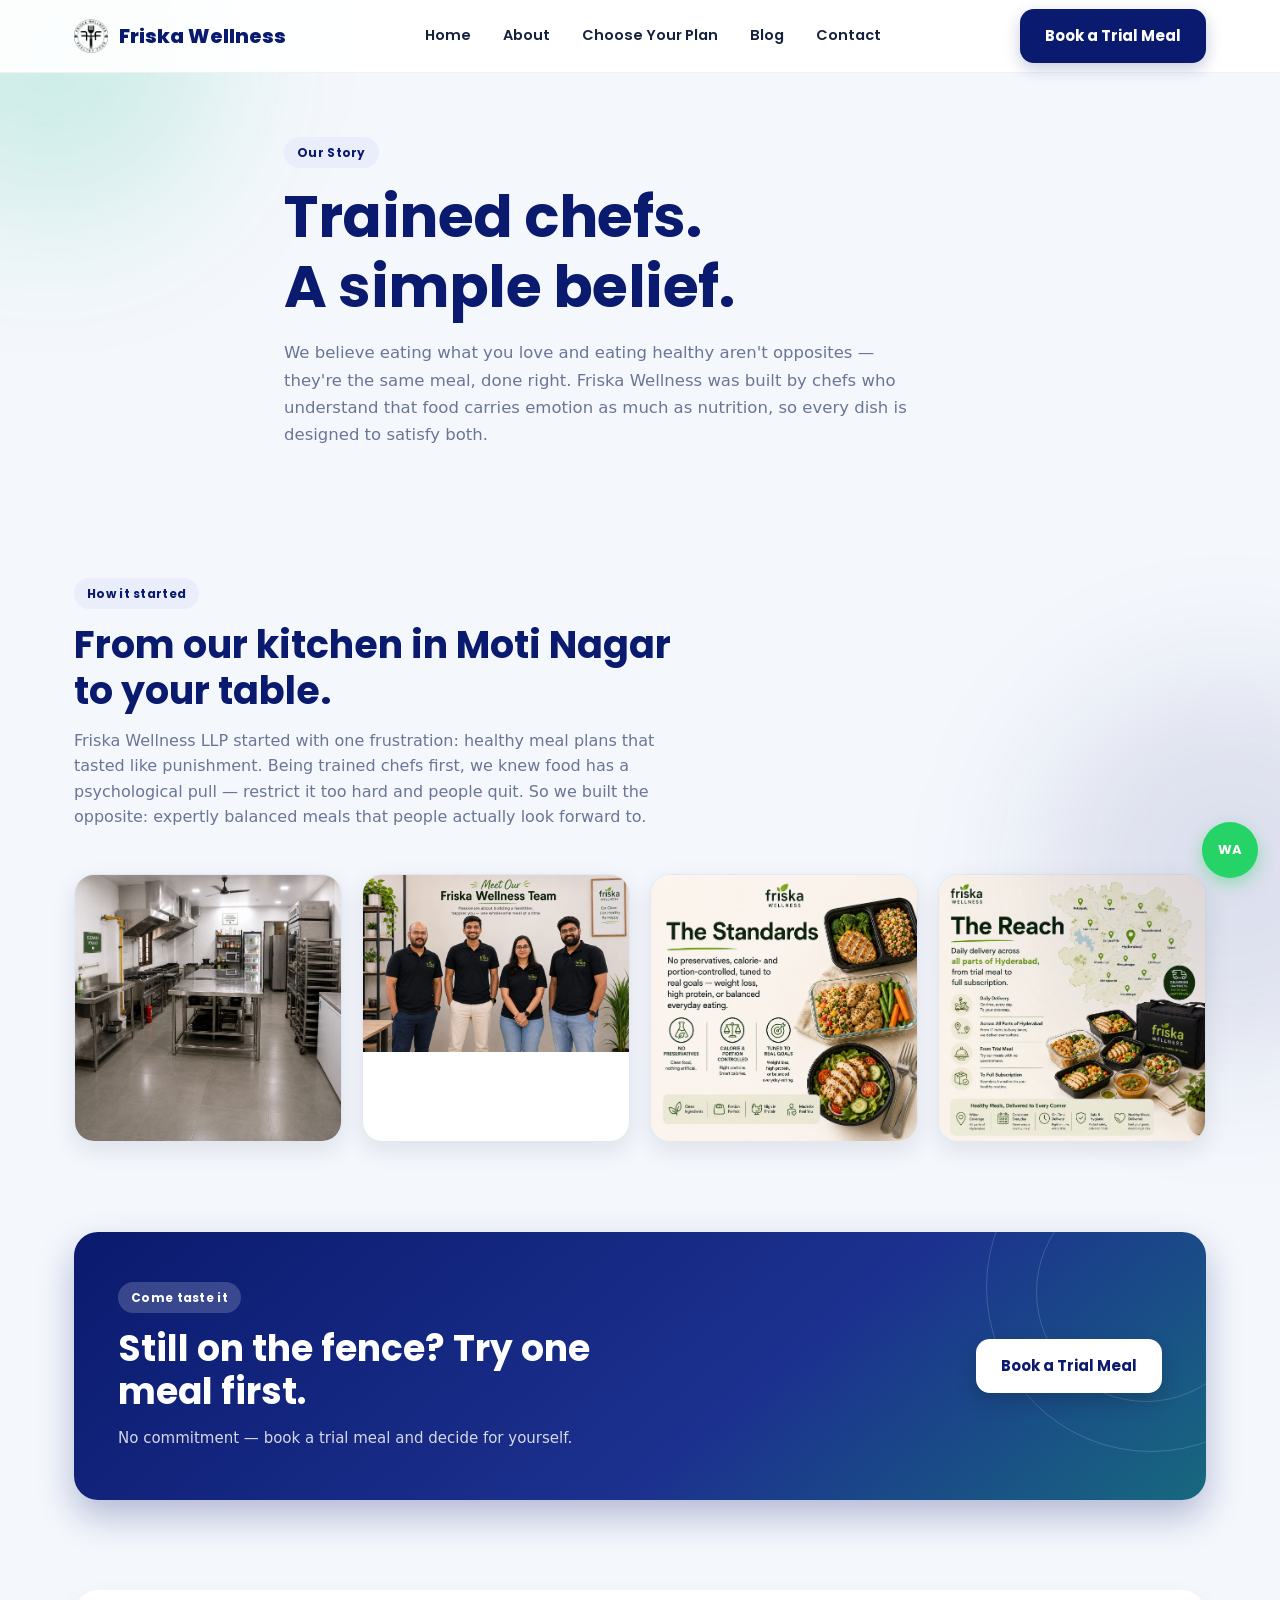
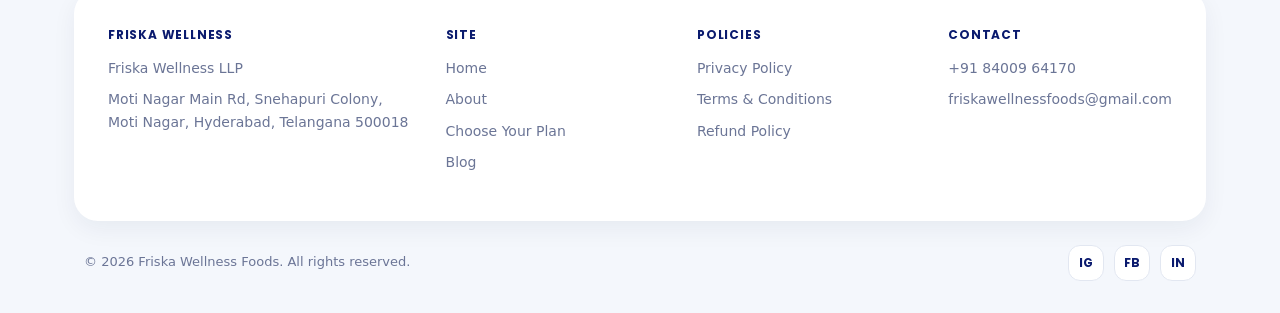
<file: about.html>
<!doctype html>
<html lang="en">
<head>
<meta charset="UTF-8">
<meta name="viewport" content="width=device-width, initial-scale=1, viewport-fit=cover">
<title>About Friska Wellness — Our Moti Nagar Kitchen</title>
<meta name="description" content="Friska Wellness LLP is a Hyderabad meal-delivery kitchen run by internationally trained chefs who believe healthy food should never taste like a compromise.">
<link rel="canonical" href="https://friskawellness.com/about.html">
<meta name="robots" content="index, follow">

<meta property="og:type" content="website">
<meta property="og:site_name" content="Friska Wellness">
<meta property="og:title" content="About Friska Wellness — Our Moti Nagar Kitchen">
<meta property="og:description" content="Friska Wellness LLP is a Hyderabad meal-delivery kitchen run by internationally trained chefs who believe healthy food should never taste like a compromise.">
<meta property="og:url" content="https://friskawellness.com/about.html">
<meta property="og:image" content="https://friskawellness.com/assets/about-1.jpg">
<meta name="twitter:card" content="summary_large_image">
<meta name="twitter:title" content="About Friska Wellness — Our Moti Nagar Kitchen">
<meta name="twitter:description" content="Friska Wellness LLP is a Hyderabad meal-delivery kitchen run by internationally trained chefs who believe healthy food should never taste like a compromise.">
<meta name="twitter:image" content="https://friskawellness.com/assets/about-1.jpg">

<link rel="icon" href="assets/logo.png">
<link rel="preconnect" href="https://fonts.googleapis.com">
<link rel="preconnect" href="https://fonts.gstatic.com" crossorigin>
<link href="https://fonts.googleapis.com/css2?family=Poppins:wght@500;600;700;800&display=swap" rel="stylesheet">
<link rel="stylesheet" href="css/style.css">
</head>
<body>

<header class="site-header">
  <div class="wrap">
    <a href="index.html" class="logo"><img src="assets/logo.png" alt="" class="logo-mark">Friska Wellness</a>
    <nav class="main-nav">
      <a href="index.html">Home</a>
      <a href="about.html">About</a>
      <a href="plan/index.html">Choose Your Plan</a>
      <a href="blog.html">Blog</a>
      <a href="index.html#contact">Contact</a>
    </nav>
    <div class="header-cta">
      <a class="btn btn-primary" href="plan/index.html">Book a Trial Meal</a>
    </div>
    <button class="nav-toggle" aria-label="Menu"><span></span><span></span><span></span></button>
  </div>
</header>

<section class="hero" style="padding-bottom:40px;">
  <div class="wrap" style="grid-template-columns:1fr;max-width:760px;">
    <div>
      <span class="eyebrow">Our Story</span>
      <h1>Trained chefs.<br>A simple belief.</h1>
      <p class="lede" style="max-width:640px;">We believe eating what you love and eating healthy aren't opposites — they're the same meal, done right. Friska Wellness was built by chefs who understand that food carries emotion as much as nutrition, so every dish is designed to satisfy both.</p>
    </div>
  </div>
</section>

<section class="tiers" data-reveal>
  <div class="wrap">
    <div class="section-head">
      <span class="eyebrow">How it started</span>
      <h2>From our kitchen in Moti Nagar to your table.</h2>
      <p>Friska Wellness LLP started with one frustration: healthy meal plans that tasted like punishment. Being trained chefs first, we knew food has a psychological pull — restrict it too hard and people quit. So we built the opposite: expertly balanced meals that people actually look forward to.</p>
    </div>
    <div class="tier-grid">
      <div class="tier-item">
        <div class="tier-media"><img src="assets/about-1.jpg" alt=""></div>
        <div class="tier-body">
          <span class="tier-num">Tier 01</span>
          <h3>The kitchen</h3>
          <p>A dedicated cooking facility in Moti Nagar, Hyderabad, where every meal is prepared fresh the same day it's delivered.</p>
        </div>
      </div>
      <div class="tier-item">
        <div class="tier-media"><img src="assets/about-2.jpg" alt=""></div>
        <div class="tier-body">
          <span class="tier-num">Tier 02</span>
          <h3>The chefs</h3>
          <p>Internationally trained culinary team, building recipes around flavour first, nutrition and portion control built in from the start.</p>
        </div>
      </div>
      <div class="tier-item">
        <div class="tier-media"><img src="assets/about-3.jpg" alt=""></div>
        <div class="tier-body">
          <span class="tier-num">Tier 03</span>
          <h3>The standard</h3>
          <p>No preservatives, calorie- and portion-controlled, tuned to real goals — weight loss, high protein, or balanced everyday eating.</p>
        </div>
      </div>
      <div class="tier-item">
        <div class="tier-media"><img src="assets/about-4.jpg" alt=""></div>
        <div class="tier-body">
          <span class="tier-num">Tier 04</span>
          <h3>The reach</h3>
          <p>Daily delivery to various parts of Hyderabad, from trial meal to full subscription.</p>
        </div>
      </div>
    </div>
  </div>
</section>

<section class="cta-band" data-reveal>
  <div class="wrap">
    <div class="cta-inner">
      <span class="cta-ring"></span>
      <span class="cta-ring"></span>
    <div>
      <span class="eyebrow">Come taste it</span>
      <h2>Still on the fence? Try one meal first.</h2>
      <p>No commitment — book a trial meal and decide for yourself.</p>
    </div>
    <a class="btn btn-primary" href="plan/index.html">Book a Trial Meal</a>
  
    </div>
  </div>
</section>

<footer>
  <div class="wrap">
    <div class="footer-grid">
      <div>
        <h4>Friska Wellness</h4>
        <p>Friska Wellness LLP</p>
        <p>Moti Nagar Main Rd, Snehapuri Colony, Moti Nagar, Hyderabad, Telangana 500018</p>
      </div>
      <div>
        <h4>Site</h4>
        <a href="index.html">Home</a>
        <a href="about.html">About</a>
        <a href="plan/index.html">Choose Your Plan</a>
        <a href="blog.html">Blog</a>
      </div>
      <div>
        <h4>Policies</h4>
        <a href="privacy-policy.html">Privacy Policy</a>
        <a href="terms-conditions.html">Terms &amp; Conditions</a>
        <a href="refund-policy.html">Refund Policy</a>
      </div>
      <div>
        <h4>Contact</h4>
        <a href="tel:+918400964170">+91 84009 64170</a>
        <a href="mailto:friskawellnessfoods@gmail.com">friskawellnessfoods@gmail.com</a>
      </div>
    </div>
    <div class="footer-bottom">
      <span>© <span id="year"></span> Friska Wellness Foods. All rights reserved.</span>
      <div class="social">
        <a href="https://www.instagram.com/friskawellness/" target="_blank" rel="noopener" aria-label="Instagram">IG</a>
        <a href="https://www.facebook.com/friskawellnessfoods" target="_blank" rel="noopener" aria-label="Facebook">FB</a>
        <a href="https://www.linkedin.com/company/friska-wellness/" target="_blank" rel="noopener" aria-label="LinkedIn">IN</a>
      </div>
    </div>
  </div>
</footer>

<a class="float-wa" href="https://wa.me/918400964170" target="_blank" rel="noopener" aria-label="WhatsApp us">WA</a>

<script src="js/main.js"></script>
<script>document.getElementById('year').textContent = new Date().getFullYear();</script>
</body>
</html>
</file>
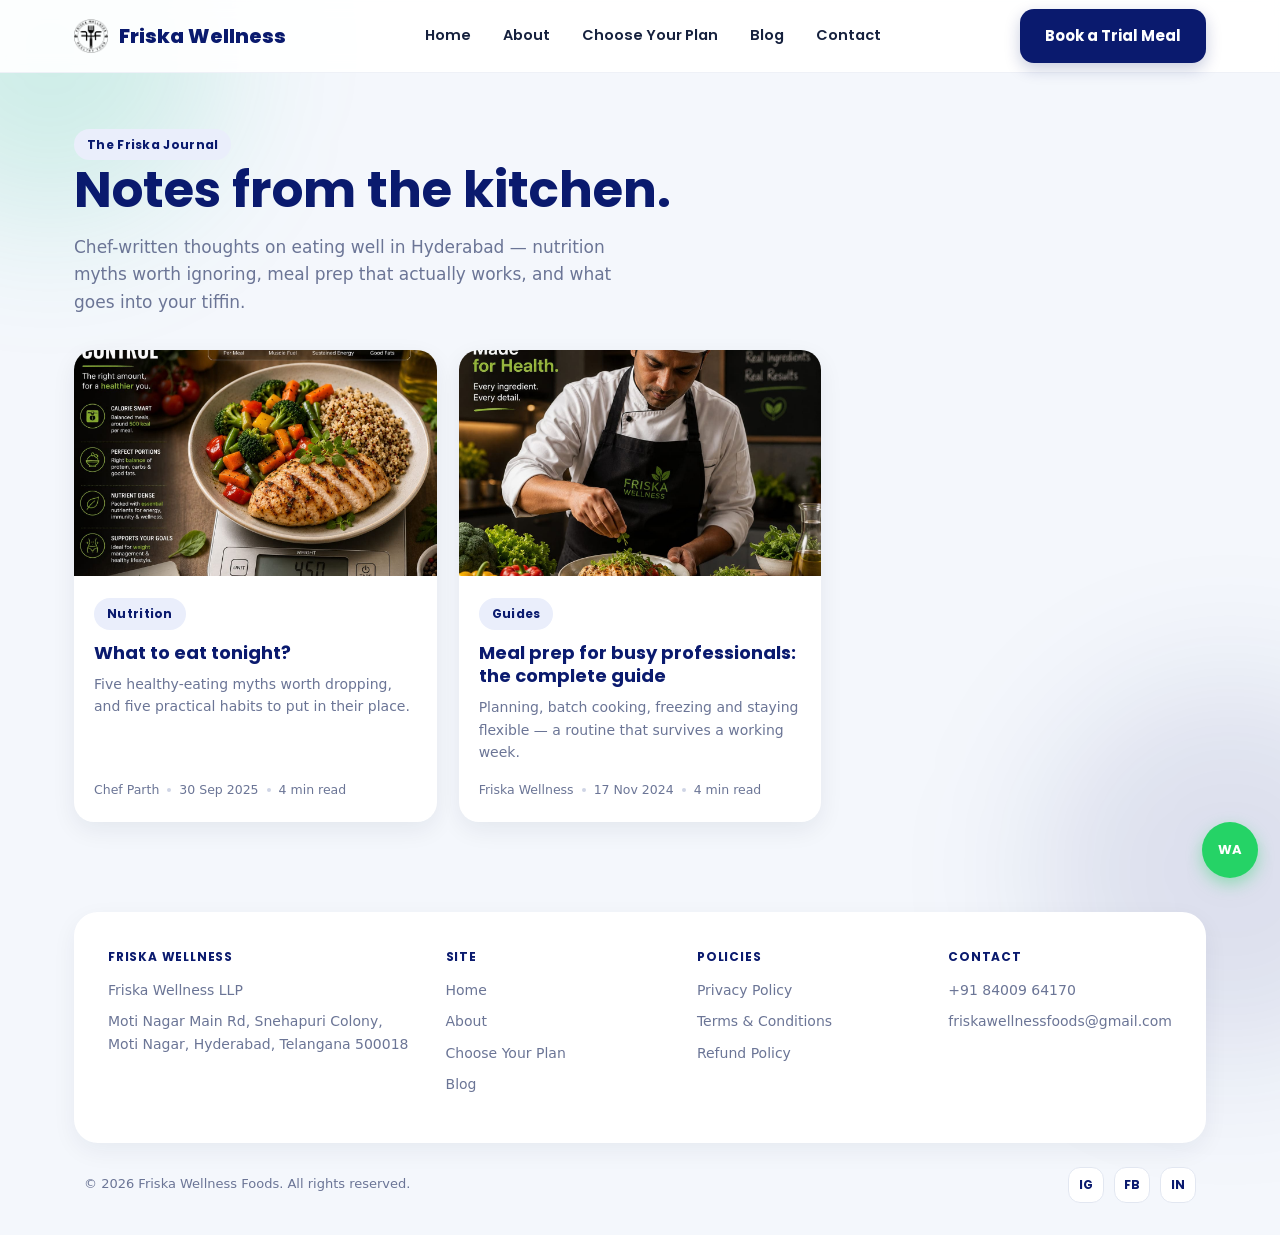
<file: blog.html>
<!doctype html>
<html lang="en">
<head>
<meta charset="UTF-8">
<meta name="viewport" content="width=device-width, initial-scale=1, viewport-fit=cover">
<title>Blog | Friska Wellness — Healthy Eating Notes from Our Hyderabad Kitchen</title>
<meta name="description" content="Nutrition myths, meal-prep guides and notes from the Friska Wellness kitchen in Hyderabad. Practical, chef-written advice on eating well without giving anything up.">
<link rel="canonical" href="https://friskawellness.com/blog.html">
<meta name="robots" content="index, follow">

<meta property="og:type" content="website">
<meta property="og:site_name" content="Friska Wellness">
<meta property="og:title" content="Blog | Friska Wellness">
<meta property="og:description" content="Nutrition myths, meal-prep guides and notes from the Friska Wellness kitchen in Hyderabad.">
<meta property="og:url" content="https://friskawellness.com/blog.html">
<meta property="og:image" content="https://friskawellness.com/assets/blog-1.jpg">
<meta name="twitter:card" content="summary_large_image">

<link rel="icon" href="assets/logo.png">
<link rel="preconnect" href="https://fonts.googleapis.com">
<link rel="preconnect" href="https://fonts.gstatic.com" crossorigin>
<link href="https://fonts.googleapis.com/css2?family=Poppins:wght@500;600;700;800&display=swap" rel="stylesheet">
<link rel="stylesheet" href="css/style.css">

<script type="application/ld+json">
{
  "@context": "https://schema.org",
  "@type": "Blog",
  "name": "Friska Wellness Blog",
  "url": "https://friskawellness.com/blog.html",
  "publisher": {
    "@type": "Organization",
    "name": "Friska Wellness LLP",
    "logo": { "@type": "ImageObject", "url": "https://friskawellness.com/assets/logo.png" }
  }
}
</script>
</head>
<body>

<header class="site-header">
  <div class="wrap">
    <a href="index.html" class="logo"><img src="assets/logo.png" alt="" class="logo-mark">Friska Wellness</a>
    <nav class="main-nav">
      <a href="index.html">Home</a>
      <a href="about.html">About</a>
      <a href="plan/index.html">Choose Your Plan</a>
      <a href="blog.html">Blog</a>
      <a href="index.html#contact">Contact</a>
    </nav>
    <div class="header-cta">
      <a class="btn btn-primary" href="plan/index.html">Book a Trial Meal</a>
    </div>
    <button class="nav-toggle" aria-label="Menu"><span></span><span></span><span></span></button>
  </div>
</header>

<section class="blog-hero">
  <div class="wrap">
    <span class="eyebrow">The Friska Journal</span>
    <h1>Notes from the kitchen.</h1>
    <p>Chef-written thoughts on eating well in Hyderabad — nutrition myths worth ignoring, meal prep that actually works, and what goes into your tiffin.</p>
  </div>
</section>

<div class="wrap">
  <!-- ============ POST CARDS — newest first. Copy one block to add a post. ============ -->
  <div class="post-grid">

    <article class="post-card">
      <a class="post-thumb" href="blog/what-to-eat-tonight.html">
        <img src="assets/blog-1.jpg" alt="A balanced Friska Wellness meal">
      </a>
      <div class="body">
        <span class="eyebrow">Nutrition</span>
        <h2><a href="blog/what-to-eat-tonight.html">What to eat tonight?</a></h2>
        <p>Five healthy-eating myths worth dropping, and five practical habits to put in their place.</p>
        <div class="post-meta">
          <span>Chef Parth</span>
          <span class="sep"></span>
          <span><time datetime="2025-09-30">30 Sep 2025</time></span>
          <span class="sep"></span>
          <span>4 min read</span>
        </div>
      </div>
    </article>

    <article class="post-card">
      <a class="post-thumb" href="blog/meal-prep-for-busy-professionals.html">
        <img src="assets/blog-2.jpg" alt="Prepped meals portioned into labelled containers">
      </a>
      <div class="body">
        <span class="eyebrow">Guides</span>
        <h2><a href="blog/meal-prep-for-busy-professionals.html">Meal prep for busy professionals: the complete guide</a></h2>
        <p>Planning, batch cooking, freezing and staying flexible — a routine that survives a working week.</p>
        <div class="post-meta">
          <span>Friska Wellness</span>
          <span class="sep"></span>
          <span><time datetime="2024-11-17">17 Nov 2024</time></span>
          <span class="sep"></span>
          <span>4 min read</span>
        </div>
      </div>
    </article>

  </div>
</div>

<footer>
  <div class="wrap">
    <div class="footer-grid">
      <div>
        <h4>Friska Wellness</h4>
        <p>Friska Wellness LLP</p>
        <p>Moti Nagar Main Rd, Snehapuri Colony, Moti Nagar, Hyderabad, Telangana 500018</p>
      </div>
      <div>
        <h4>Site</h4>
        <a href="index.html">Home</a>
        <a href="about.html">About</a>
        <a href="plan/index.html">Choose Your Plan</a>
        <a href="blog.html">Blog</a>
      </div>
      <div>
        <h4>Policies</h4>
        <a href="privacy-policy.html">Privacy Policy</a>
        <a href="terms-conditions.html">Terms &amp; Conditions</a>
        <a href="refund-policy.html">Refund Policy</a>
      </div>
      <div>
        <h4>Contact</h4>
        <a href="tel:+918400964170">+91 84009 64170</a>
        <a href="mailto:friskawellnessfoods@gmail.com">friskawellnessfoods@gmail.com</a>
      </div>
    </div>
    <div class="footer-bottom">
      <span>© <span id="year"></span> Friska Wellness Foods. All rights reserved.</span>
      <div class="social">
        <a href="https://www.instagram.com/friskawellness/" target="_blank" rel="noopener" aria-label="Instagram">IG</a>
        <a href="https://www.facebook.com/friskawellnessfoods" target="_blank" rel="noopener" aria-label="Facebook">FB</a>
        <a href="https://www.linkedin.com/company/friska-wellness/" target="_blank" rel="noopener" aria-label="LinkedIn">IN</a>
      </div>
    </div>
  </div>
</footer>

<a class="float-wa" href="https://wa.me/918400964170" target="_blank" rel="noopener" aria-label="WhatsApp us">WA</a>

<script src="js/main.js"></script>
<script>document.getElementById('year').textContent = new Date().getFullYear();</script>
</body>
</html>
</file>
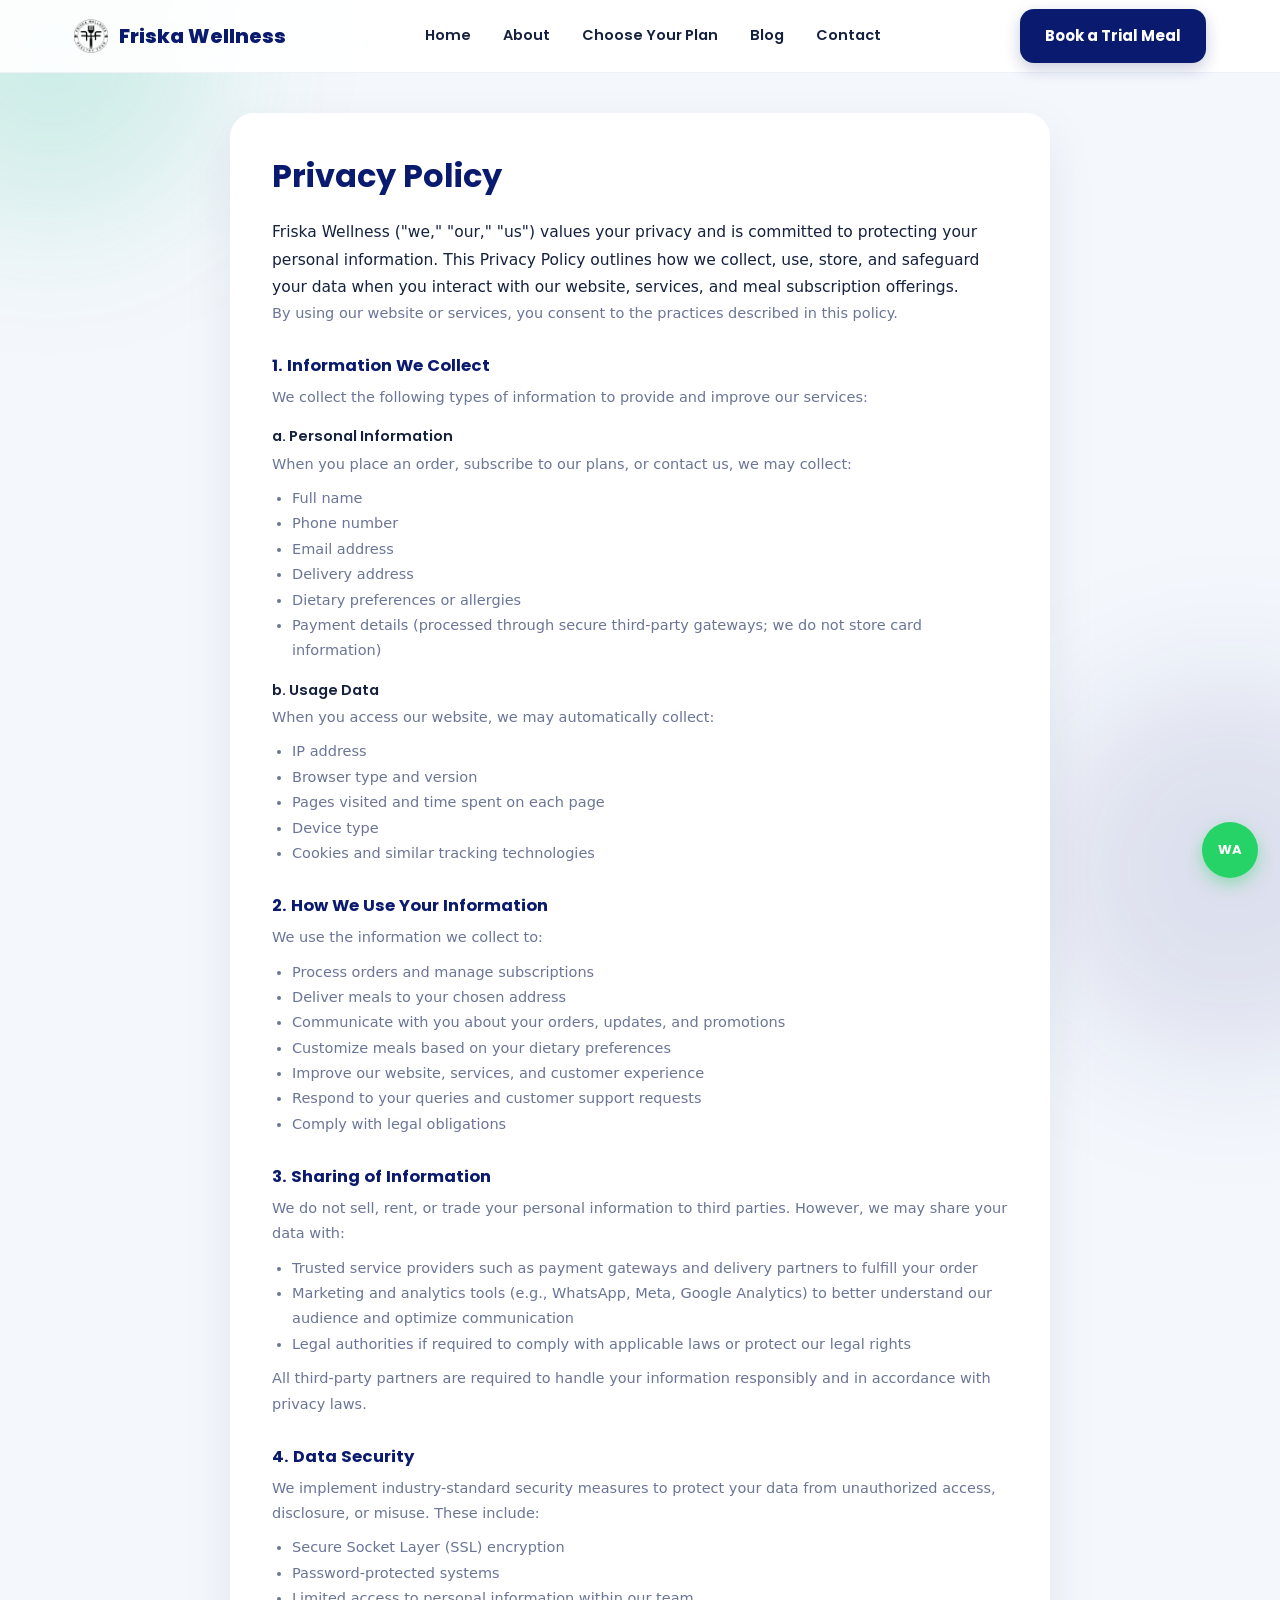
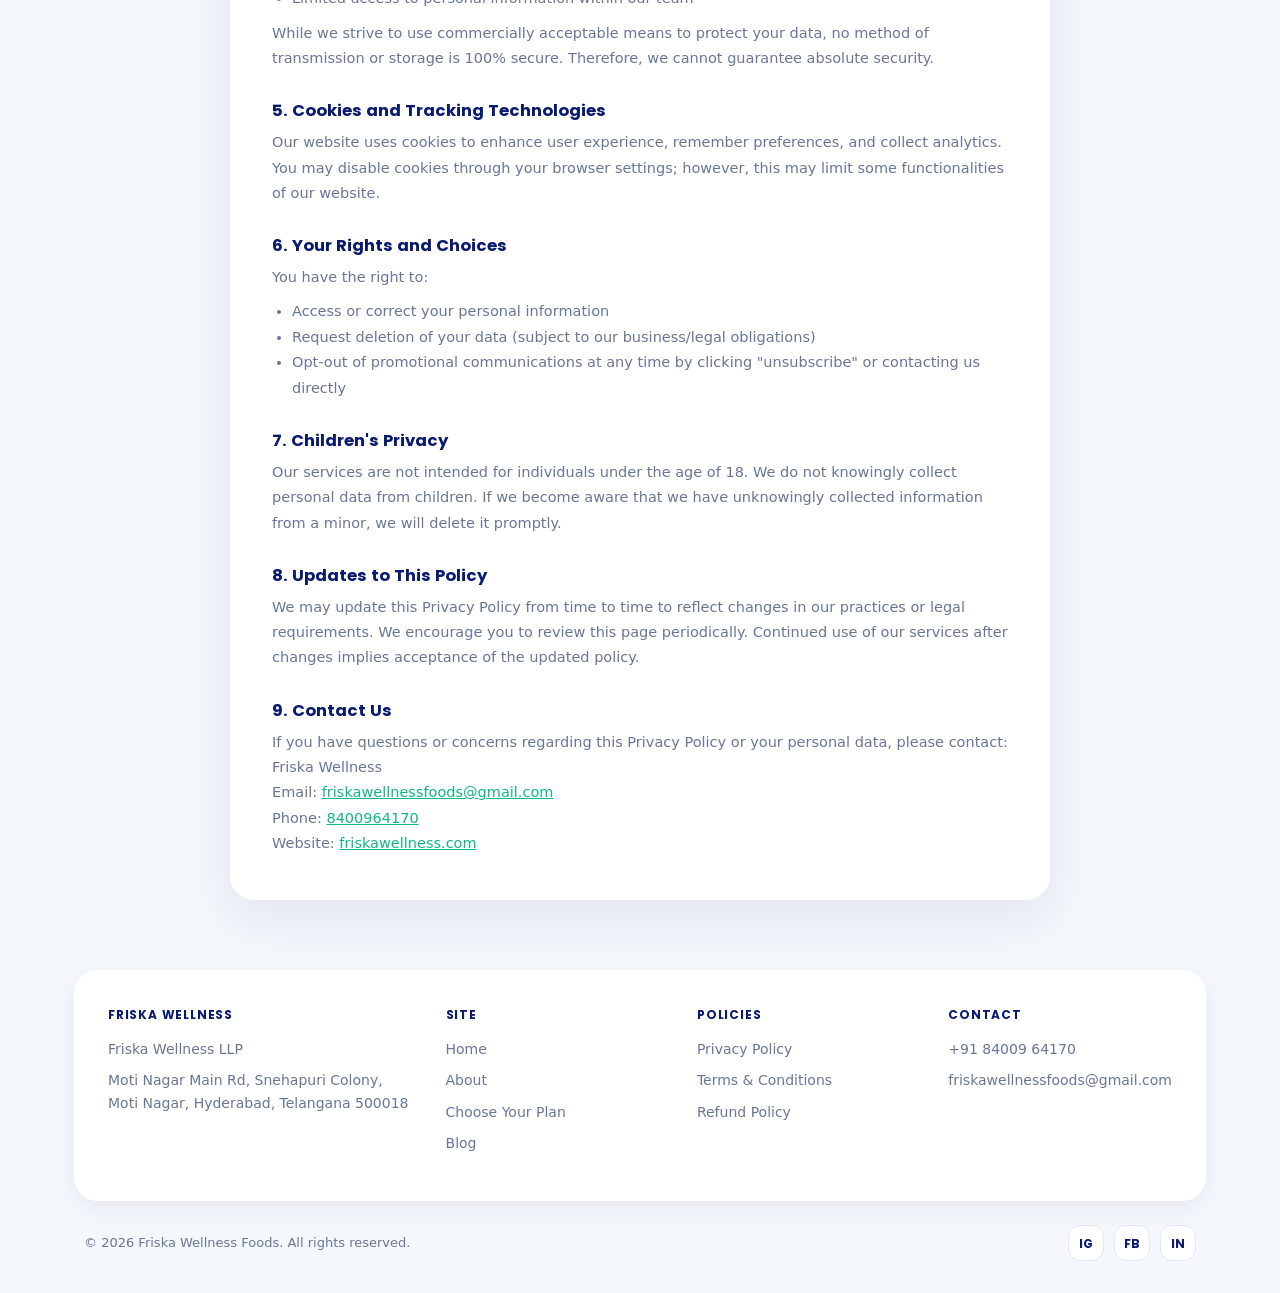
<file: privacy-policy.html>
<!doctype html>
<html lang="en">
<head>
<meta charset="UTF-8">
<meta name="viewport" content="width=device-width, initial-scale=1, viewport-fit=cover">
<title>Privacy Policy | Friska Wellness</title>
<meta name="description" content="How Friska Wellness collects, uses and protects your personal information.">
<link rel="canonical" href="https://friskawellness.com/privacy-policy.html">
<meta name="robots" content="index, follow">

<meta property="og:type" content="website">
<meta property="og:site_name" content="Friska Wellness">
<meta property="og:title" content="Privacy Policy | Friska Wellness">
<meta property="og:description" content="How Friska Wellness collects, uses and protects your personal information.">
<meta property="og:url" content="https://friskawellness.com/privacy-policy.html">
<meta property="og:image" content="https://friskawellness.com/assets/logo.png">
<meta name="twitter:card" content="summary_large_image">
<meta name="twitter:title" content="Privacy Policy | Friska Wellness">
<meta name="twitter:description" content="How Friska Wellness collects, uses and protects your personal information.">
<meta name="twitter:image" content="https://friskawellness.com/assets/logo.png">

<link rel="icon" href="assets/logo.png">
<link rel="preconnect" href="https://fonts.googleapis.com">
<link rel="preconnect" href="https://fonts.gstatic.com" crossorigin>
<link href="https://fonts.googleapis.com/css2?family=Poppins:wght@500;600;700;800&display=swap" rel="stylesheet">
<link rel="stylesheet" href="css/style.css">
</head>
<body>

<header class="site-header">
  <div class="wrap">
    <a href="index.html" class="logo"><img src="assets/logo.png" alt="" class="logo-mark">Friska Wellness</a>
    <nav class="main-nav">
      <a href="index.html">Home</a>
      <a href="about.html">About</a>
      <a href="plan/index.html">Choose Your Plan</a>
      <a href="blog.html">Blog</a>
      <a href="index.html#contact">Contact</a>
    </nav>
    <div class="header-cta">
      <a class="btn btn-primary" href="plan/index.html">Book a Trial Meal</a>
    </div>
    <button class="nav-toggle" aria-label="Menu"><span></span><span></span><span></span></button>
  </div>
</header>

<div class="legal">
  <h1>Privacy Policy</h1>

  <p>Friska Wellness ("we," "our," "us") values your privacy and is committed to protecting your personal information. This Privacy Policy outlines how we collect, use, store, and safeguard your data when you interact with our website, services, and meal subscription offerings.</p>
  <p>By using our website or services, you consent to the practices described in this policy.</p>

  <h2>1. Information We Collect</h2>
  <p>We collect the following types of information to provide and improve our services:</p>

  <h3>a. Personal Information</h3>
  <p>When you place an order, subscribe to our plans, or contact us, we may collect:</p>
  <ul>
    <li>Full name</li>
    <li>Phone number</li>
    <li>Email address</li>
    <li>Delivery address</li>
    <li>Dietary preferences or allergies</li>
    <li>Payment details (processed through secure third-party gateways; we do not store card information)</li>
  </ul>

  <h3>b. Usage Data</h3>
  <p>When you access our website, we may automatically collect:</p>
  <ul>
    <li>IP address</li>
    <li>Browser type and version</li>
    <li>Pages visited and time spent on each page</li>
    <li>Device type</li>
    <li>Cookies and similar tracking technologies</li>
  </ul>

  <h2>2. How We Use Your Information</h2>
  <p>We use the information we collect to:</p>
  <ul>
    <li>Process orders and manage subscriptions</li>
    <li>Deliver meals to your chosen address</li>
    <li>Communicate with you about your orders, updates, and promotions</li>
    <li>Customize meals based on your dietary preferences</li>
    <li>Improve our website, services, and customer experience</li>
    <li>Respond to your queries and customer support requests</li>
    <li>Comply with legal obligations</li>
  </ul>

  <h2>3. Sharing of Information</h2>
  <p>We do not sell, rent, or trade your personal information to third parties. However, we may share your data with:</p>
  <ul>
    <li>Trusted service providers such as payment gateways and delivery partners to fulfill your order</li>
    <li>Marketing and analytics tools (e.g., WhatsApp, Meta, Google Analytics) to better understand our audience and optimize communication</li>
    <li>Legal authorities if required to comply with applicable laws or protect our legal rights</li>
  </ul>
  <p>All third-party partners are required to handle your information responsibly and in accordance with privacy laws.</p>

  <h2>4. Data Security</h2>
  <p>We implement industry-standard security measures to protect your data from unauthorized access, disclosure, or misuse. These include:</p>
  <ul>
    <li>Secure Socket Layer (SSL) encryption</li>
    <li>Password-protected systems</li>
    <li>Limited access to personal information within our team</li>
  </ul>
  <p>While we strive to use commercially acceptable means to protect your data, no method of transmission or storage is 100% secure. Therefore, we cannot guarantee absolute security.</p>

  <h2>5. Cookies and Tracking Technologies</h2>
  <p>Our website uses cookies to enhance user experience, remember preferences, and collect analytics. You may disable cookies through your browser settings; however, this may limit some functionalities of our website.</p>

  <h2>6. Your Rights and Choices</h2>
  <p>You have the right to:</p>
  <ul>
    <li>Access or correct your personal information</li>
    <li>Request deletion of your data (subject to our business/legal obligations)</li>
    <li>Opt-out of promotional communications at any time by clicking "unsubscribe" or contacting us directly</li>
  </ul>

  <h2>7. Children's Privacy</h2>
  <p>Our services are not intended for individuals under the age of 18. We do not knowingly collect personal data from children. If we become aware that we have unknowingly collected information from a minor, we will delete it promptly.</p>

  <h2>8. Updates to This Policy</h2>
  <p>We may update this Privacy Policy from time to time to reflect changes in our practices or legal requirements. We encourage you to review this page periodically. Continued use of our services after changes implies acceptance of the updated policy.</p>

  <h2>9. Contact Us</h2>
  <p>If you have questions or concerns regarding this Privacy Policy or your personal data, please contact:</p>
  <p>Friska Wellness<br>
  Email: <a href="mailto:friskawellnessfoods@gmail.com">friskawellnessfoods@gmail.com</a><br>
  Phone: <a href="tel:+918400964170">8400964170</a><br>
  Website: <a href="https://friskawellness.com">friskawellness.com</a></p>
</div>

<footer>
  <div class="wrap">
    <div class="footer-grid">
      <div>
        <h4>Friska Wellness</h4>
        <p>Friska Wellness LLP</p>
        <p>Moti Nagar Main Rd, Snehapuri Colony, Moti Nagar, Hyderabad, Telangana 500018</p>
      </div>
      <div>
        <h4>Site</h4>
        <a href="index.html">Home</a>
        <a href="about.html">About</a>
        <a href="plan/index.html">Choose Your Plan</a>
        <a href="blog.html">Blog</a>
      </div>
      <div>
        <h4>Policies</h4>
        <a href="privacy-policy.html">Privacy Policy</a>
        <a href="terms-conditions.html">Terms &amp; Conditions</a>
        <a href="refund-policy.html">Refund Policy</a>
      </div>
      <div>
        <h4>Contact</h4>
        <a href="tel:+918400964170">+91 84009 64170</a>
        <a href="mailto:friskawellnessfoods@gmail.com">friskawellnessfoods@gmail.com</a>
      </div>
    </div>
    <div class="footer-bottom">
      <span>© <span id="year"></span> Friska Wellness Foods. All rights reserved.</span>
      <div class="social">
        <a href="https://www.instagram.com/friskawellness/" target="_blank" rel="noopener" aria-label="Instagram">IG</a>
        <a href="https://www.facebook.com/friskawellnessfoods" target="_blank" rel="noopener" aria-label="Facebook">FB</a>
        <a href="https://www.linkedin.com/company/friska-wellness/" target="_blank" rel="noopener" aria-label="LinkedIn">IN</a>
      </div>
    </div>
  </div>
</footer>

<a class="float-wa" href="https://wa.me/918400964170" target="_blank" rel="noopener" aria-label="WhatsApp us">WA</a>

<script src="js/main.js"></script>
<script>document.getElementById('year').textContent = new Date().getFullYear();</script>
</body>
</html>
</file>
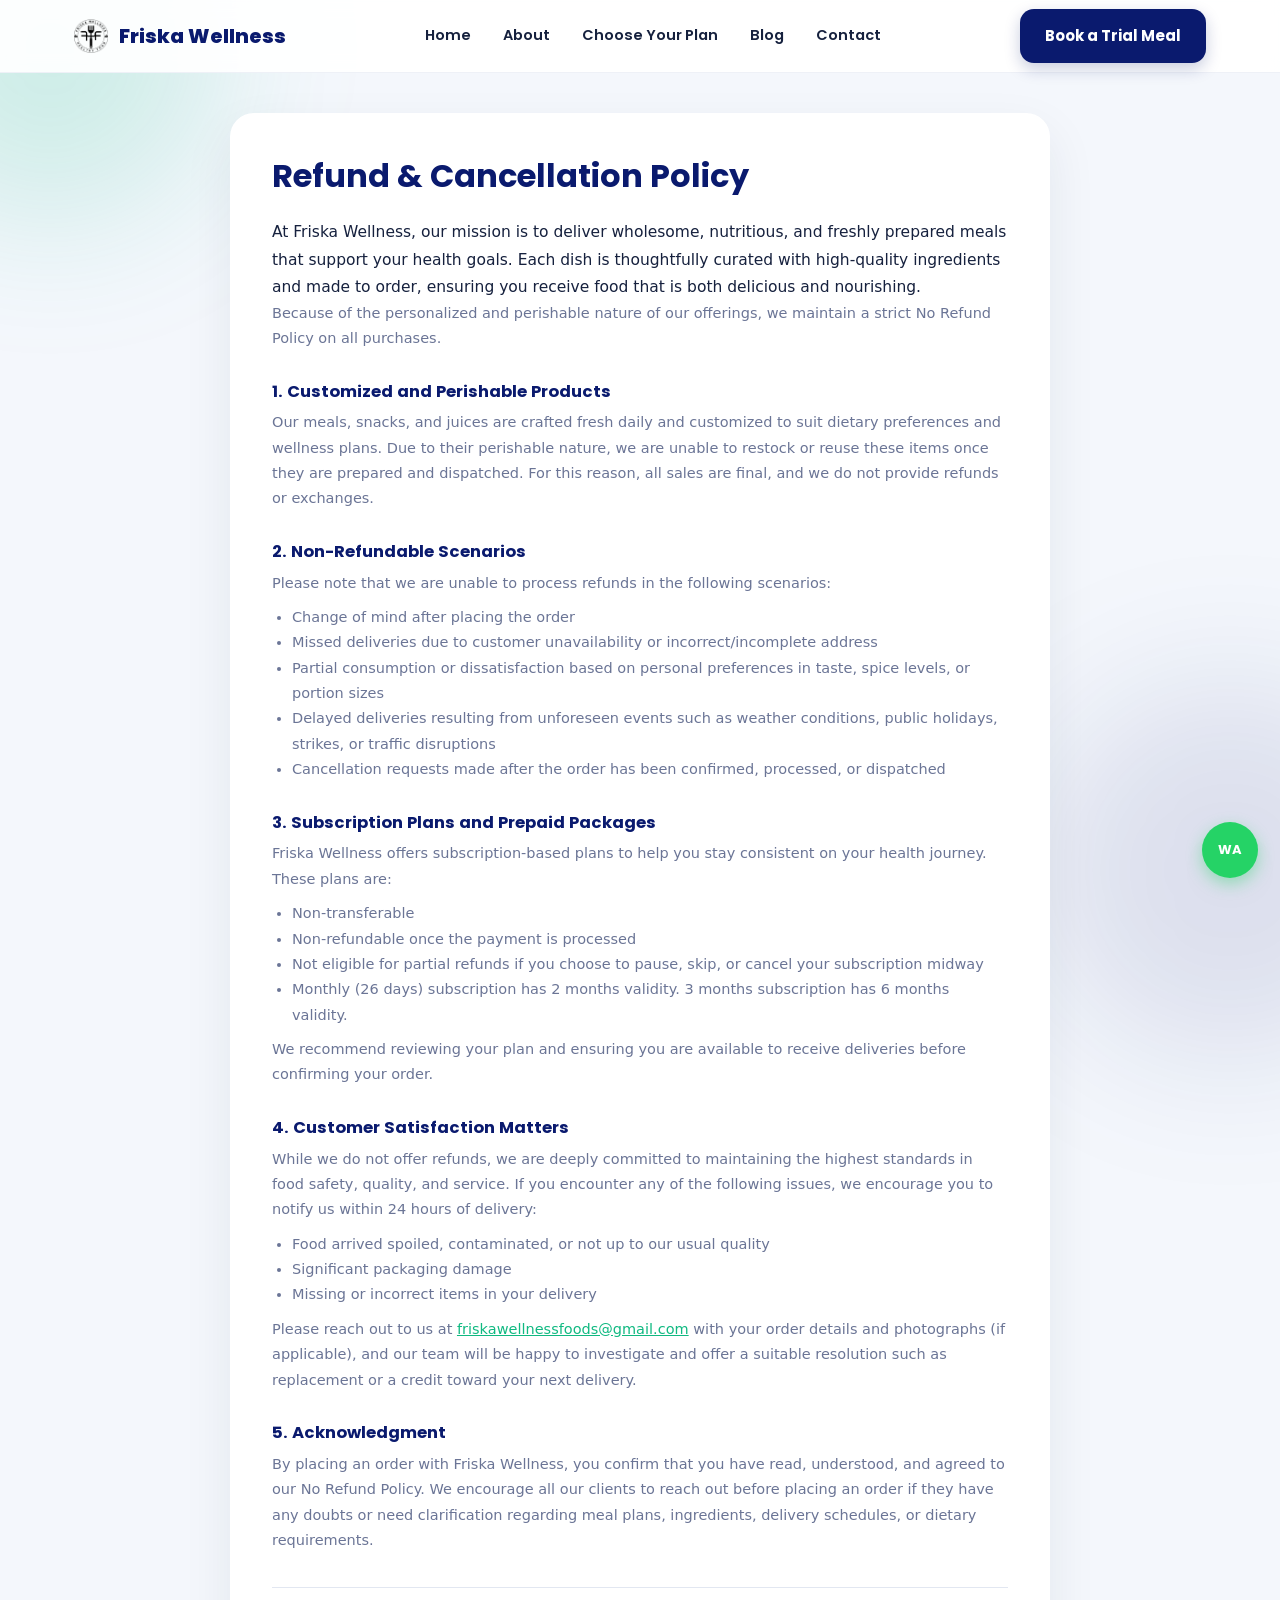
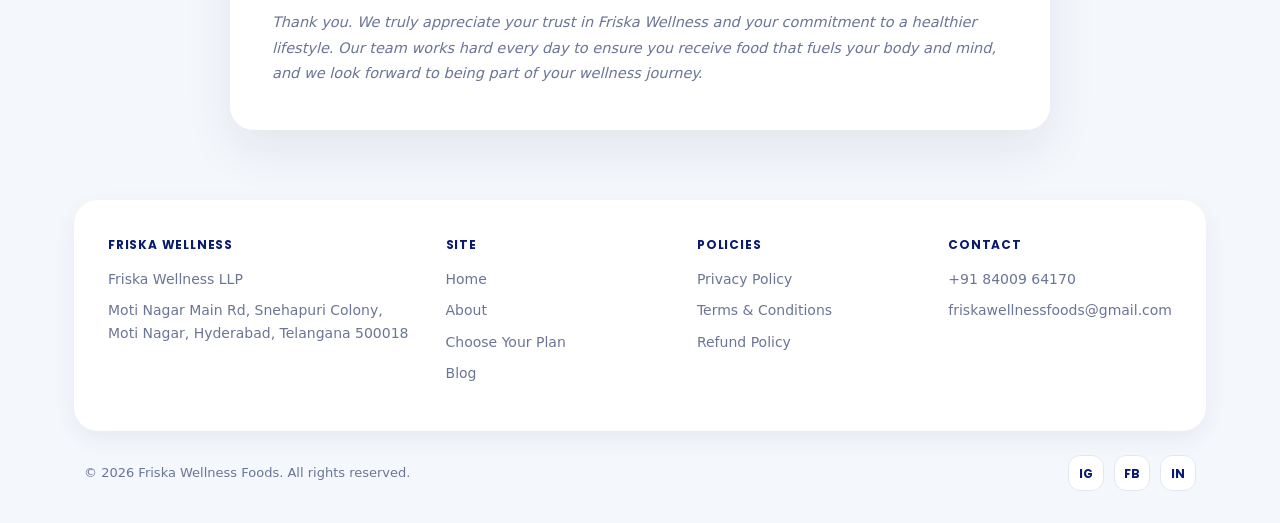
<file: refund-policy.html>
<!doctype html>
<html lang="en">
<head>
<meta charset="UTF-8">
<meta name="viewport" content="width=device-width, initial-scale=1, viewport-fit=cover">
<title>Refund &amp; Cancellation Policy | Friska Wellness</title>
<meta name="description" content="Friska Wellness operates a no-refund policy on freshly prepared, perishable meals. Read the full terms and how we handle quality issues.">
<link rel="canonical" href="https://friskawellness.com/refund-policy.html">
<meta name="robots" content="index, follow">

<meta property="og:type" content="website">
<meta property="og:site_name" content="Friska Wellness">
<meta property="og:title" content="Refund &amp; Cancellation Policy | Friska Wellness">
<meta property="og:description" content="Friska Wellness operates a no-refund policy on freshly prepared, perishable meals. Read the full terms and how we handle quality issues.">
<meta property="og:url" content="https://friskawellness.com/refund-policy.html">
<meta property="og:image" content="https://friskawellness.com/assets/logo.png">
<meta name="twitter:card" content="summary_large_image">
<meta name="twitter:title" content="Refund &amp; Cancellation Policy | Friska Wellness">
<meta name="twitter:description" content="Friska Wellness operates a no-refund policy on freshly prepared, perishable meals. Read the full terms and how we handle quality issues.">
<meta name="twitter:image" content="https://friskawellness.com/assets/logo.png">

<link rel="icon" href="assets/logo.png">
<link rel="preconnect" href="https://fonts.googleapis.com">
<link rel="preconnect" href="https://fonts.gstatic.com" crossorigin>
<link href="https://fonts.googleapis.com/css2?family=Poppins:wght@500;600;700;800&display=swap" rel="stylesheet">
<link rel="stylesheet" href="css/style.css">
</head>
<body>

<header class="site-header">
  <div class="wrap">
    <a href="index.html" class="logo"><img src="assets/logo.png" alt="" class="logo-mark">Friska Wellness</a>
    <nav class="main-nav">
      <a href="index.html">Home</a>
      <a href="about.html">About</a>
      <a href="plan/index.html">Choose Your Plan</a>
      <a href="blog.html">Blog</a>
      <a href="index.html#contact">Contact</a>
    </nav>
    <div class="header-cta">
      <a class="btn btn-primary" href="plan/index.html">Book a Trial Meal</a>
    </div>
    <button class="nav-toggle" aria-label="Menu"><span></span><span></span><span></span></button>
  </div>
</header>

<div class="legal">
  <h1>Refund &amp; Cancellation Policy</h1>

  <p>At Friska Wellness, our mission is to deliver wholesome, nutritious, and freshly prepared meals that support your health goals. Each dish is thoughtfully curated with high-quality ingredients and made to order, ensuring you receive food that is both delicious and nourishing.</p>
  <p>Because of the personalized and perishable nature of our offerings, we maintain a strict No Refund Policy on all purchases.</p>

  <h2>1. Customized and Perishable Products</h2>
  <p>Our meals, snacks, and juices are crafted fresh daily and customized to suit dietary preferences and wellness plans. Due to their perishable nature, we are unable to restock or reuse these items once they are prepared and dispatched. For this reason, all sales are final, and we do not provide refunds or exchanges.</p>

  <h2>2. Non-Refundable Scenarios</h2>
  <p>Please note that we are unable to process refunds in the following scenarios:</p>
  <ul>
    <li>Change of mind after placing the order</li>
    <li>Missed deliveries due to customer unavailability or incorrect/incomplete address</li>
    <li>Partial consumption or dissatisfaction based on personal preferences in taste, spice levels, or portion sizes</li>
    <li>Delayed deliveries resulting from unforeseen events such as weather conditions, public holidays, strikes, or traffic disruptions</li>
    <li>Cancellation requests made after the order has been confirmed, processed, or dispatched</li>
  </ul>

  <h2>3. Subscription Plans and Prepaid Packages</h2>
  <p>Friska Wellness offers subscription-based plans to help you stay consistent on your health journey. These plans are:</p>
  <ul>
    <li>Non-transferable</li>
    <li>Non-refundable once the payment is processed</li>
    <li>Not eligible for partial refunds if you choose to pause, skip, or cancel your subscription midway</li>
    <li>Monthly (26 days) subscription has 2 months validity. 3 months subscription has 6 months validity.</li>
  </ul>
  <p>We recommend reviewing your plan and ensuring you are available to receive deliveries before confirming your order.</p>

  <h2>4. Customer Satisfaction Matters</h2>
  <p>While we do not offer refunds, we are deeply committed to maintaining the highest standards in food safety, quality, and service. If you encounter any of the following issues, we encourage you to notify us within 24 hours of delivery:</p>
  <ul>
    <li>Food arrived spoiled, contaminated, or not up to our usual quality</li>
    <li>Significant packaging damage</li>
    <li>Missing or incorrect items in your delivery</li>
  </ul>
  <p>Please reach out to us at <a href="mailto:friskawellnessfoods@gmail.com">friskawellnessfoods@gmail.com</a> with your order details and photographs (if applicable), and our team will be happy to investigate and offer a suitable resolution such as replacement or a credit toward your next delivery.</p>

  <h2>5. Acknowledgment</h2>
  <p>By placing an order with Friska Wellness, you confirm that you have read, understood, and agreed to our No Refund Policy. We encourage all our clients to reach out before placing an order if they have any doubts or need clarification regarding meal plans, ingredients, delivery schedules, or dietary requirements.</p>

  <p class="thanks">Thank you. We truly appreciate your trust in Friska Wellness and your commitment to a healthier lifestyle. Our team works hard every day to ensure you receive food that fuels your body and mind, and we look forward to being part of your wellness journey.</p>
</div>

<footer>
  <div class="wrap">
    <div class="footer-grid">
      <div>
        <h4>Friska Wellness</h4>
        <p>Friska Wellness LLP</p>
        <p>Moti Nagar Main Rd, Snehapuri Colony, Moti Nagar, Hyderabad, Telangana 500018</p>
      </div>
      <div>
        <h4>Site</h4>
        <a href="index.html">Home</a>
        <a href="about.html">About</a>
        <a href="plan/index.html">Choose Your Plan</a>
        <a href="blog.html">Blog</a>
      </div>
      <div>
        <h4>Policies</h4>
        <a href="privacy-policy.html">Privacy Policy</a>
        <a href="terms-conditions.html">Terms &amp; Conditions</a>
        <a href="refund-policy.html">Refund Policy</a>
      </div>
      <div>
        <h4>Contact</h4>
        <a href="tel:+918400964170">+91 84009 64170</a>
        <a href="mailto:friskawellnessfoods@gmail.com">friskawellnessfoods@gmail.com</a>
      </div>
    </div>
    <div class="footer-bottom">
      <span>© <span id="year"></span> Friska Wellness Foods. All rights reserved.</span>
      <div class="social">
        <a href="https://www.instagram.com/friskawellness/" target="_blank" rel="noopener" aria-label="Instagram">IG</a>
        <a href="https://www.facebook.com/friskawellnessfoods" target="_blank" rel="noopener" aria-label="Facebook">FB</a>
        <a href="https://www.linkedin.com/company/friska-wellness/" target="_blank" rel="noopener" aria-label="LinkedIn">IN</a>
      </div>
    </div>
  </div>
</footer>

<a class="float-wa" href="https://wa.me/918400964170" target="_blank" rel="noopener" aria-label="WhatsApp us">WA</a>

<script src="js/main.js"></script>
<script>document.getElementById('year').textContent = new Date().getFullYear();</script>
</body>
</html>
</file>
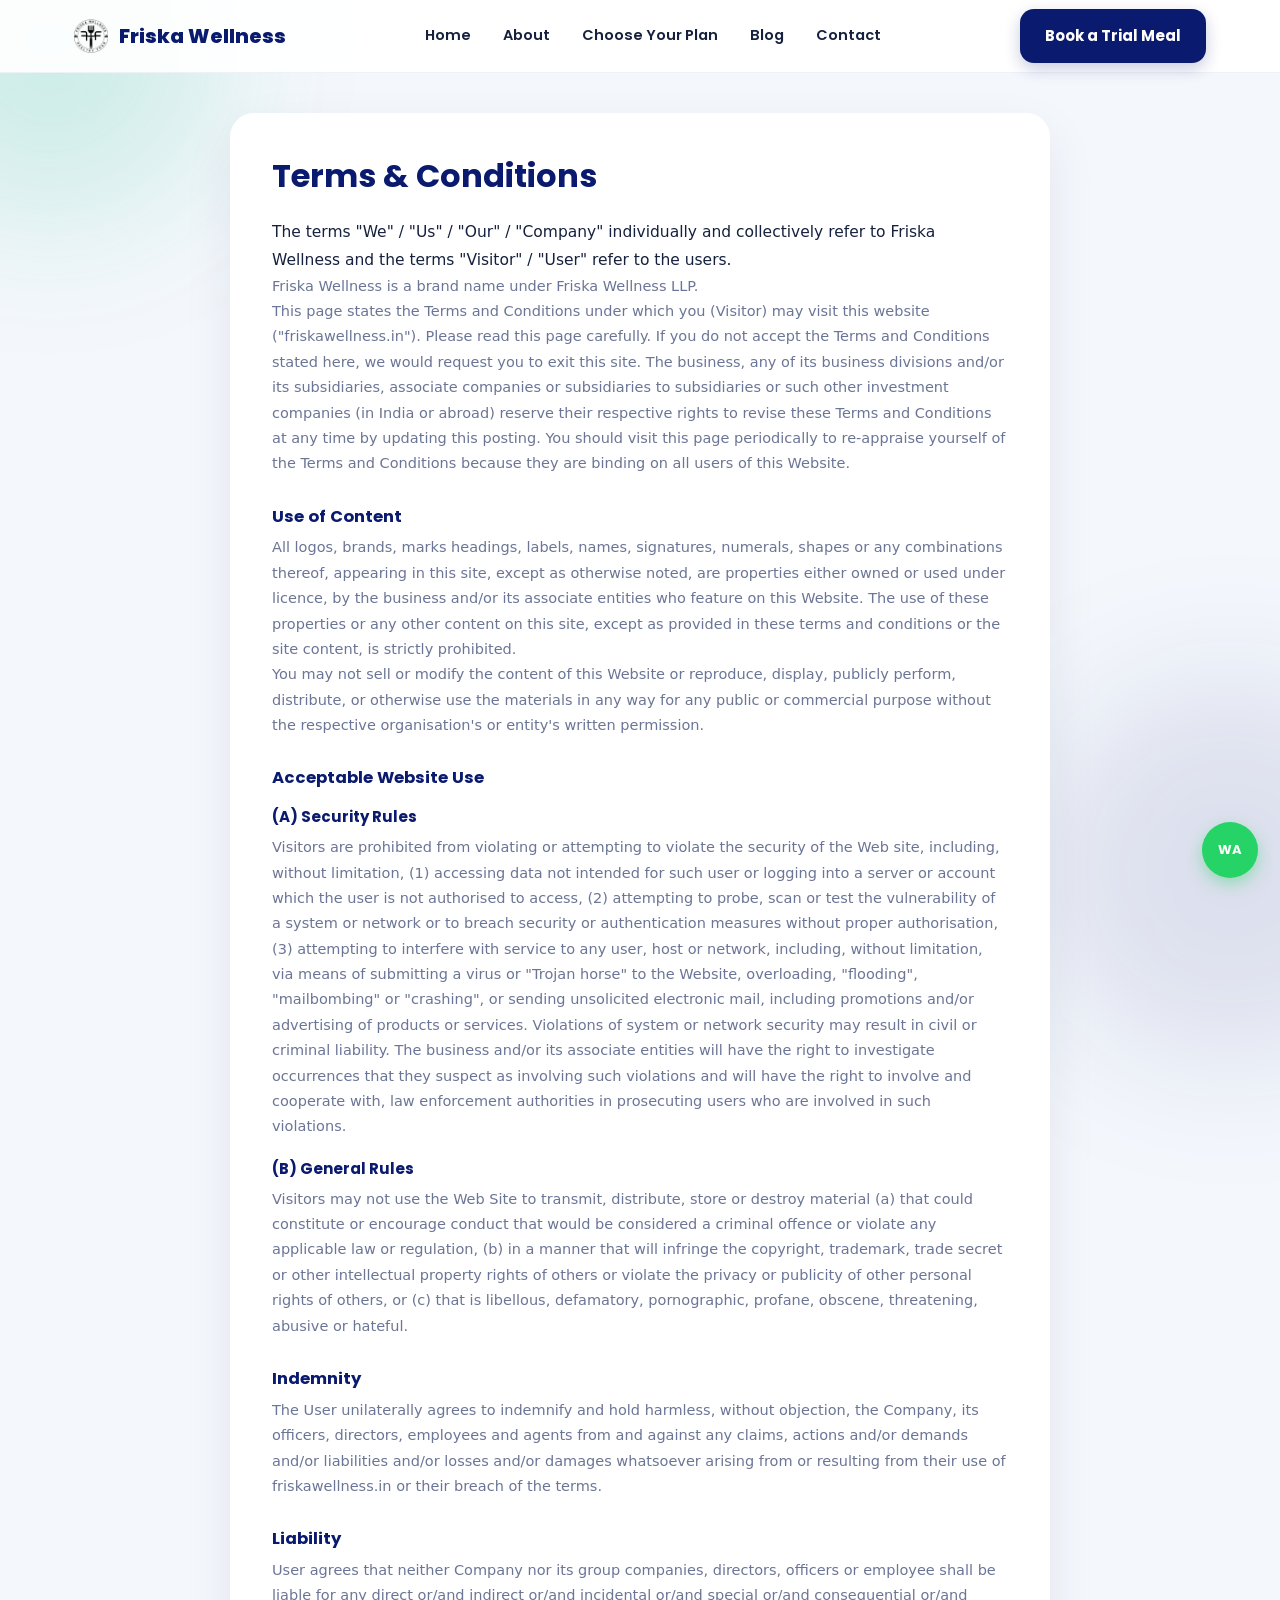
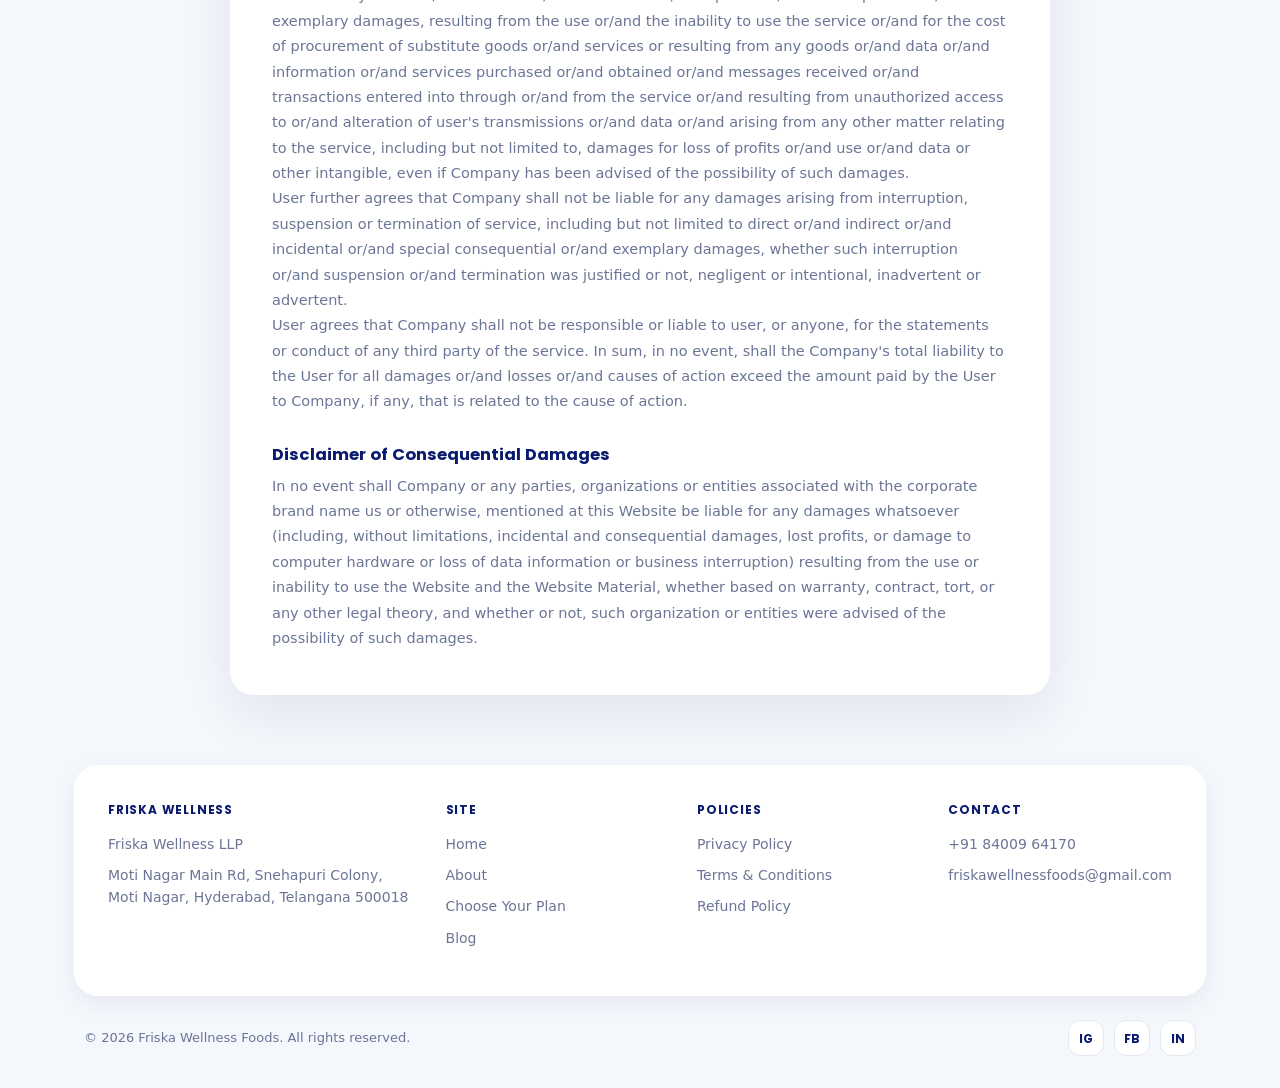
<file: terms-conditions.html>
<!doctype html>
<html lang="en">
<head>
<meta charset="UTF-8">
<meta name="viewport" content="width=device-width, initial-scale=1, viewport-fit=cover">
<title>Terms &amp; Conditions | Friska Wellness</title>
<meta name="description" content="The terms under which you may use the Friska Wellness website and meal subscription service.">
<link rel="canonical" href="https://friskawellness.com/terms-conditions.html">
<meta name="robots" content="index, follow">

<meta property="og:type" content="website">
<meta property="og:site_name" content="Friska Wellness">
<meta property="og:title" content="Terms &amp; Conditions | Friska Wellness">
<meta property="og:description" content="The terms under which you may use the Friska Wellness website and meal subscription service.">
<meta property="og:url" content="https://friskawellness.com/terms-conditions.html">
<meta property="og:image" content="https://friskawellness.com/assets/logo.png">
<meta name="twitter:card" content="summary_large_image">
<meta name="twitter:title" content="Terms &amp; Conditions | Friska Wellness">
<meta name="twitter:description" content="The terms under which you may use the Friska Wellness website and meal subscription service.">
<meta name="twitter:image" content="https://friskawellness.com/assets/logo.png">

<link rel="icon" href="assets/logo.png">
<link rel="preconnect" href="https://fonts.googleapis.com">
<link rel="preconnect" href="https://fonts.gstatic.com" crossorigin>
<link href="https://fonts.googleapis.com/css2?family=Poppins:wght@500;600;700;800&display=swap" rel="stylesheet">
<link rel="stylesheet" href="css/style.css">
</head>
<body>

<header class="site-header">
  <div class="wrap">
    <a href="index.html" class="logo"><img src="assets/logo.png" alt="" class="logo-mark">Friska Wellness</a>
    <nav class="main-nav">
      <a href="index.html">Home</a>
      <a href="about.html">About</a>
      <a href="plan/index.html">Choose Your Plan</a>
      <a href="blog.html">Blog</a>
      <a href="index.html#contact">Contact</a>
    </nav>
    <div class="header-cta">
      <a class="btn btn-primary" href="plan/index.html">Book a Trial Meal</a>
    </div>
    <button class="nav-toggle" aria-label="Menu"><span></span><span></span><span></span></button>
  </div>
</header>

<div class="legal">
  <h1>Terms &amp; Conditions</h1>

  <p>The terms "We" / "Us" / "Our" / "Company" individually and collectively refer to Friska Wellness and the terms "Visitor" / "User" refer to the users.</p>
  <p>Friska Wellness is a brand name under Friska Wellness LLP.</p>
  <p>This page states the Terms and Conditions under which you (Visitor) may visit this website ("friskawellness.in"). Please read this page carefully. If you do not accept the Terms and Conditions stated here, we would request you to exit this site. The business, any of its business divisions and/or its subsidiaries, associate companies or subsidiaries to subsidiaries or such other investment companies (in India or abroad) reserve their respective rights to revise these Terms and Conditions at any time by updating this posting. You should visit this page periodically to re-appraise yourself of the Terms and Conditions because they are binding on all users of this Website.</p>

  <h2>Use of Content</h2>
  <p>All logos, brands, marks headings, labels, names, signatures, numerals, shapes or any combinations thereof, appearing in this site, except as otherwise noted, are properties either owned or used under licence, by the business and/or its associate entities who feature on this Website. The use of these properties or any other content on this site, except as provided in these terms and conditions or the site content, is strictly prohibited.</p>
  <p>You may not sell or modify the content of this Website or reproduce, display, publicly perform, distribute, or otherwise use the materials in any way for any public or commercial purpose without the respective organisation's or entity's written permission.</p>

  <h2>Acceptable Website Use</h2>

  <h2 style="font-size:15px;margin-top:20px;">(A) Security Rules</h2>
  <p>Visitors are prohibited from violating or attempting to violate the security of the Web site, including, without limitation, (1) accessing data not intended for such user or logging into a server or account which the user is not authorised to access, (2) attempting to probe, scan or test the vulnerability of a system or network or to breach security or authentication measures without proper authorisation, (3) attempting to interfere with service to any user, host or network, including, without limitation, via means of submitting a virus or "Trojan horse" to the Website, overloading, "flooding", "mailbombing" or "crashing", or sending unsolicited electronic mail, including promotions and/or advertising of products or services. Violations of system or network security may result in civil or criminal liability. The business and/or its associate entities will have the right to investigate occurrences that they suspect as involving such violations and will have the right to involve and cooperate with, law enforcement authorities in prosecuting users who are involved in such violations.</p>

  <h2 style="font-size:15px;margin-top:20px;">(B) General Rules</h2>
  <p>Visitors may not use the Web Site to transmit, distribute, store or destroy material (a) that could constitute or encourage conduct that would be considered a criminal offence or violate any applicable law or regulation, (b) in a manner that will infringe the copyright, trademark, trade secret or other intellectual property rights of others or violate the privacy or publicity of other personal rights of others, or (c) that is libellous, defamatory, pornographic, profane, obscene, threatening, abusive or hateful.</p>

  <h2>Indemnity</h2>
  <p>The User unilaterally agrees to indemnify and hold harmless, without objection, the Company, its officers, directors, employees and agents from and against any claims, actions and/or demands and/or liabilities and/or losses and/or damages whatsoever arising from or resulting from their use of friskawellness.in or their breach of the terms.</p>

  <h2>Liability</h2>
  <p>User agrees that neither Company nor its group companies, directors, officers or employee shall be liable for any direct or/and indirect or/and incidental or/and special or/and consequential or/and exemplary damages, resulting from the use or/and the inability to use the service or/and for the cost of procurement of substitute goods or/and services or resulting from any goods or/and data or/and information or/and services purchased or/and obtained or/and messages received or/and transactions entered into through or/and from the service or/and resulting from unauthorized access to or/and alteration of user's transmissions or/and data or/and arising from any other matter relating to the service, including but not limited to, damages for loss of profits or/and use or/and data or other intangible, even if Company has been advised of the possibility of such damages.</p>
  <p>User further agrees that Company shall not be liable for any damages arising from interruption, suspension or termination of service, including but not limited to direct or/and indirect or/and incidental or/and special consequential or/and exemplary damages, whether such interruption or/and suspension or/and termination was justified or not, negligent or intentional, inadvertent or advertent.</p>
  <p>User agrees that Company shall not be responsible or liable to user, or anyone, for the statements or conduct of any third party of the service. In sum, in no event, shall the Company's total liability to the User for all damages or/and losses or/and causes of action exceed the amount paid by the User to Company, if any, that is related to the cause of action.</p>

  <h2>Disclaimer of Consequential Damages</h2>
  <p>In no event shall Company or any parties, organizations or entities associated with the corporate brand name us or otherwise, mentioned at this Website be liable for any damages whatsoever (including, without limitations, incidental and consequential damages, lost profits, or damage to computer hardware or loss of data information or business interruption) resulting from the use or inability to use the Website and the Website Material, whether based on warranty, contract, tort, or any other legal theory, and whether or not, such organization or entities were advised of the possibility of such damages.</p>
</div>

<footer>
  <div class="wrap">
    <div class="footer-grid">
      <div>
        <h4>Friska Wellness</h4>
        <p>Friska Wellness LLP</p>
        <p>Moti Nagar Main Rd, Snehapuri Colony, Moti Nagar, Hyderabad, Telangana 500018</p>
      </div>
      <div>
        <h4>Site</h4>
        <a href="index.html">Home</a>
        <a href="about.html">About</a>
        <a href="plan/index.html">Choose Your Plan</a>
        <a href="blog.html">Blog</a>
      </div>
      <div>
        <h4>Policies</h4>
        <a href="privacy-policy.html">Privacy Policy</a>
        <a href="terms-conditions.html">Terms &amp; Conditions</a>
        <a href="refund-policy.html">Refund Policy</a>
      </div>
      <div>
        <h4>Contact</h4>
        <a href="tel:+918400964170">+91 84009 64170</a>
        <a href="mailto:friskawellnessfoods@gmail.com">friskawellnessfoods@gmail.com</a>
      </div>
    </div>
    <div class="footer-bottom">
      <span>© <span id="year"></span> Friska Wellness Foods. All rights reserved.</span>
      <div class="social">
        <a href="https://www.instagram.com/friskawellness/" target="_blank" rel="noopener" aria-label="Instagram">IG</a>
        <a href="https://www.facebook.com/friskawellnessfoods" target="_blank" rel="noopener" aria-label="Facebook">FB</a>
        <a href="https://www.linkedin.com/company/friska-wellness/" target="_blank" rel="noopener" aria-label="LinkedIn">IN</a>
      </div>
    </div>
  </div>
</footer>

<a class="float-wa" href="https://wa.me/918400964170" target="_blank" rel="noopener" aria-label="WhatsApp us">WA</a>

<script src="js/main.js"></script>
<script>document.getElementById('year').textContent = new Date().getFullYear();</script>
</body>
</html>
</file>
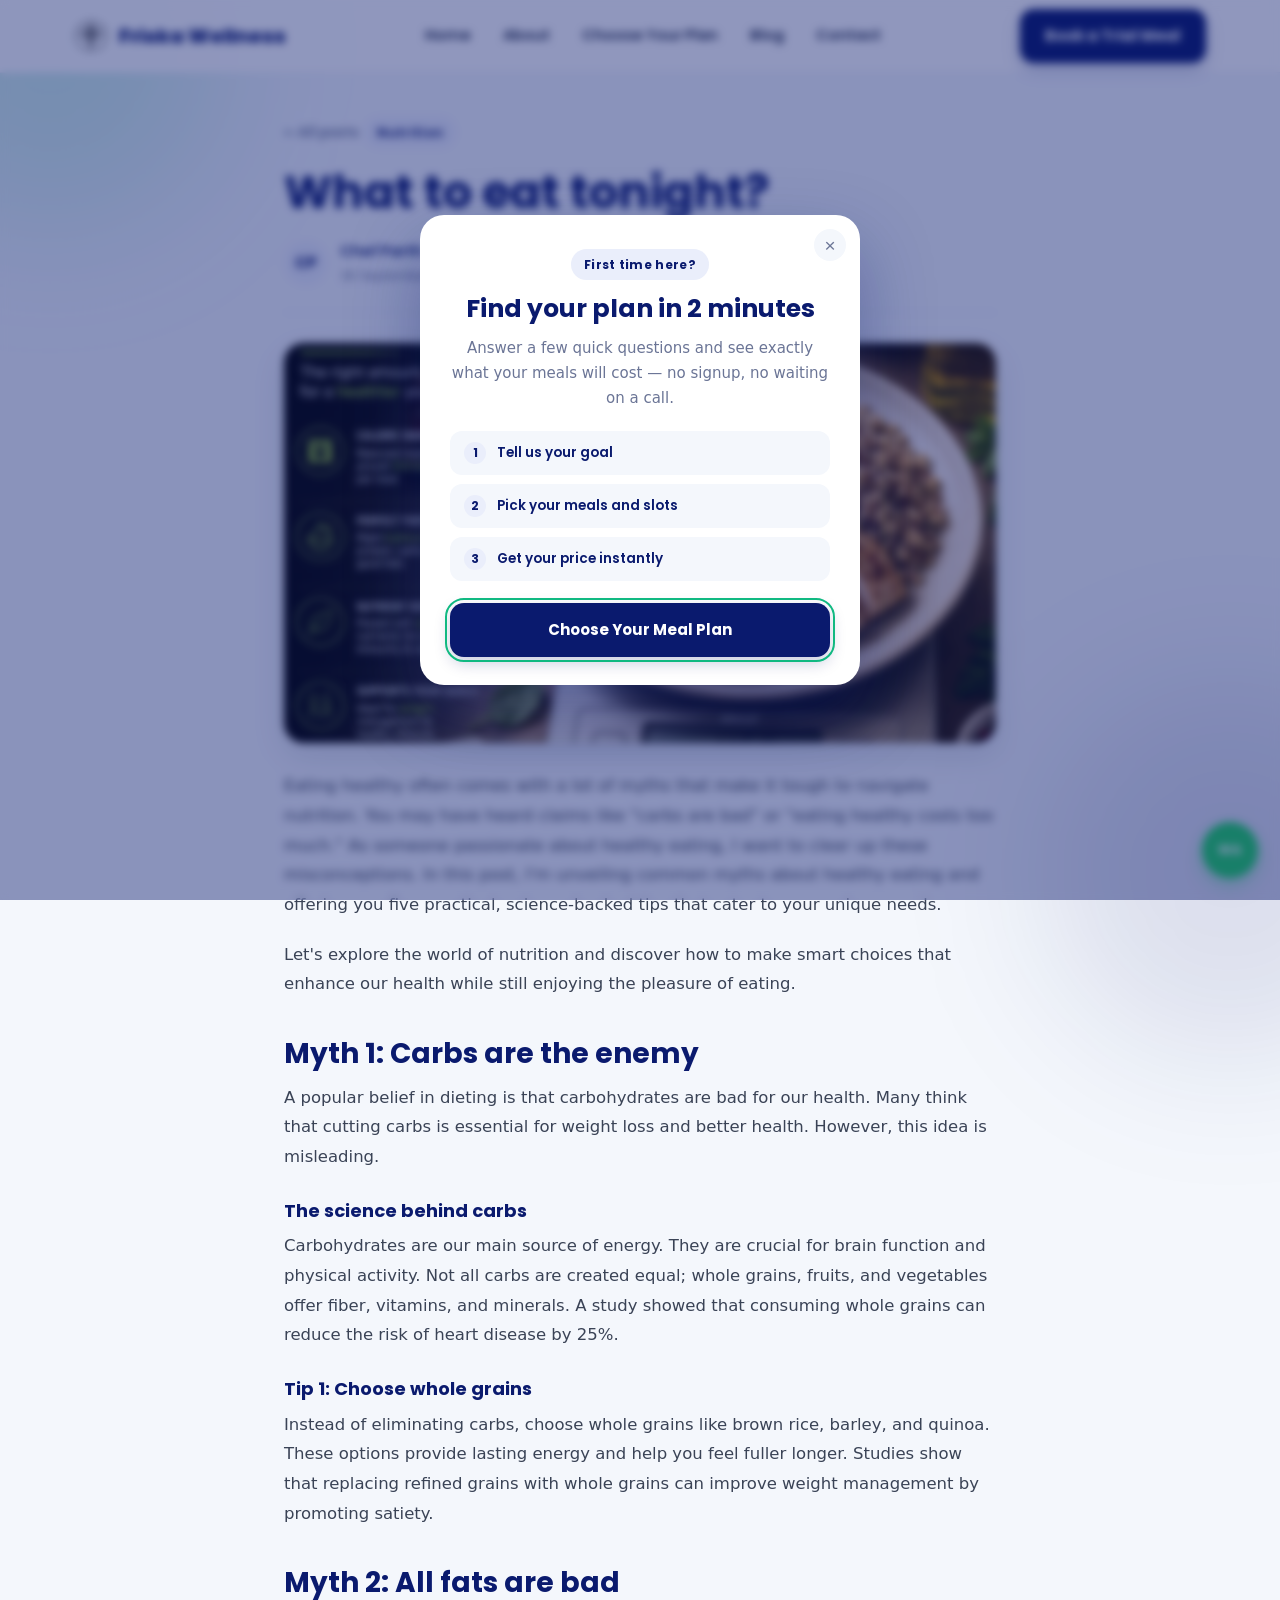
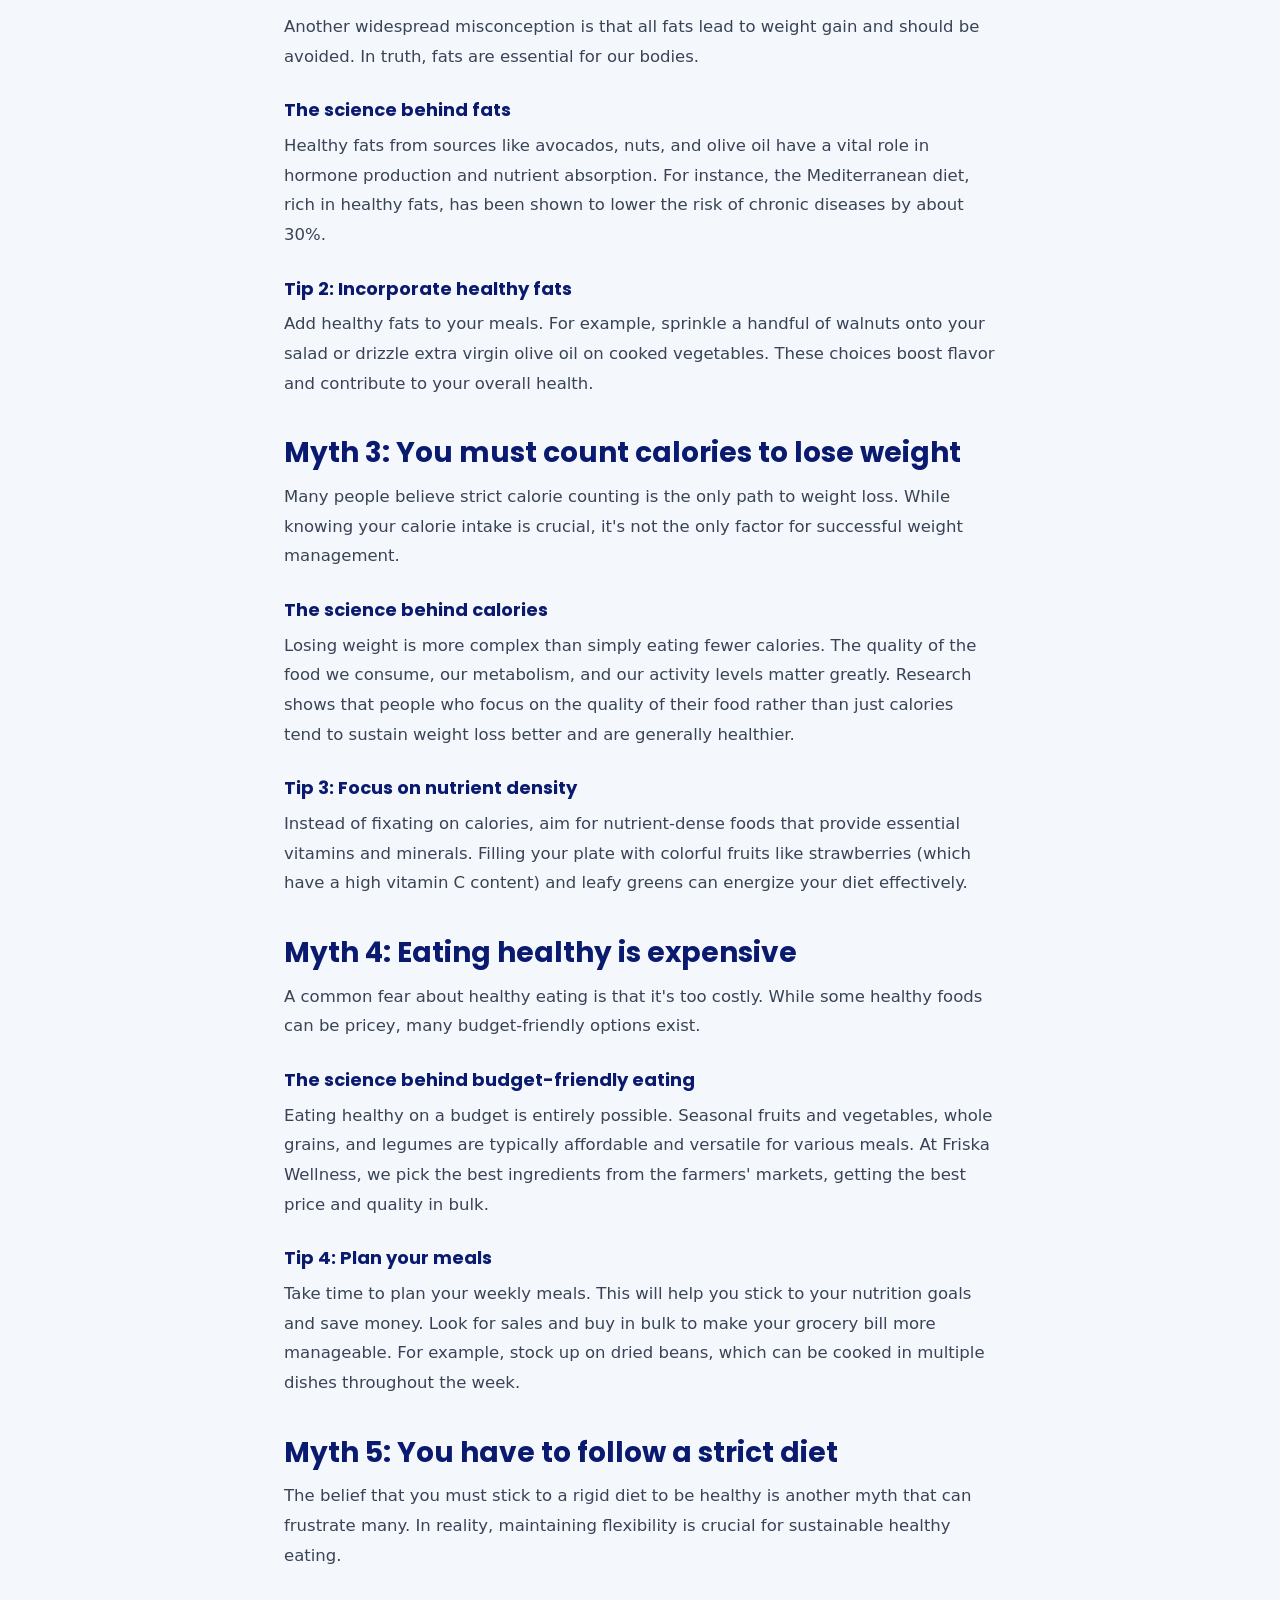
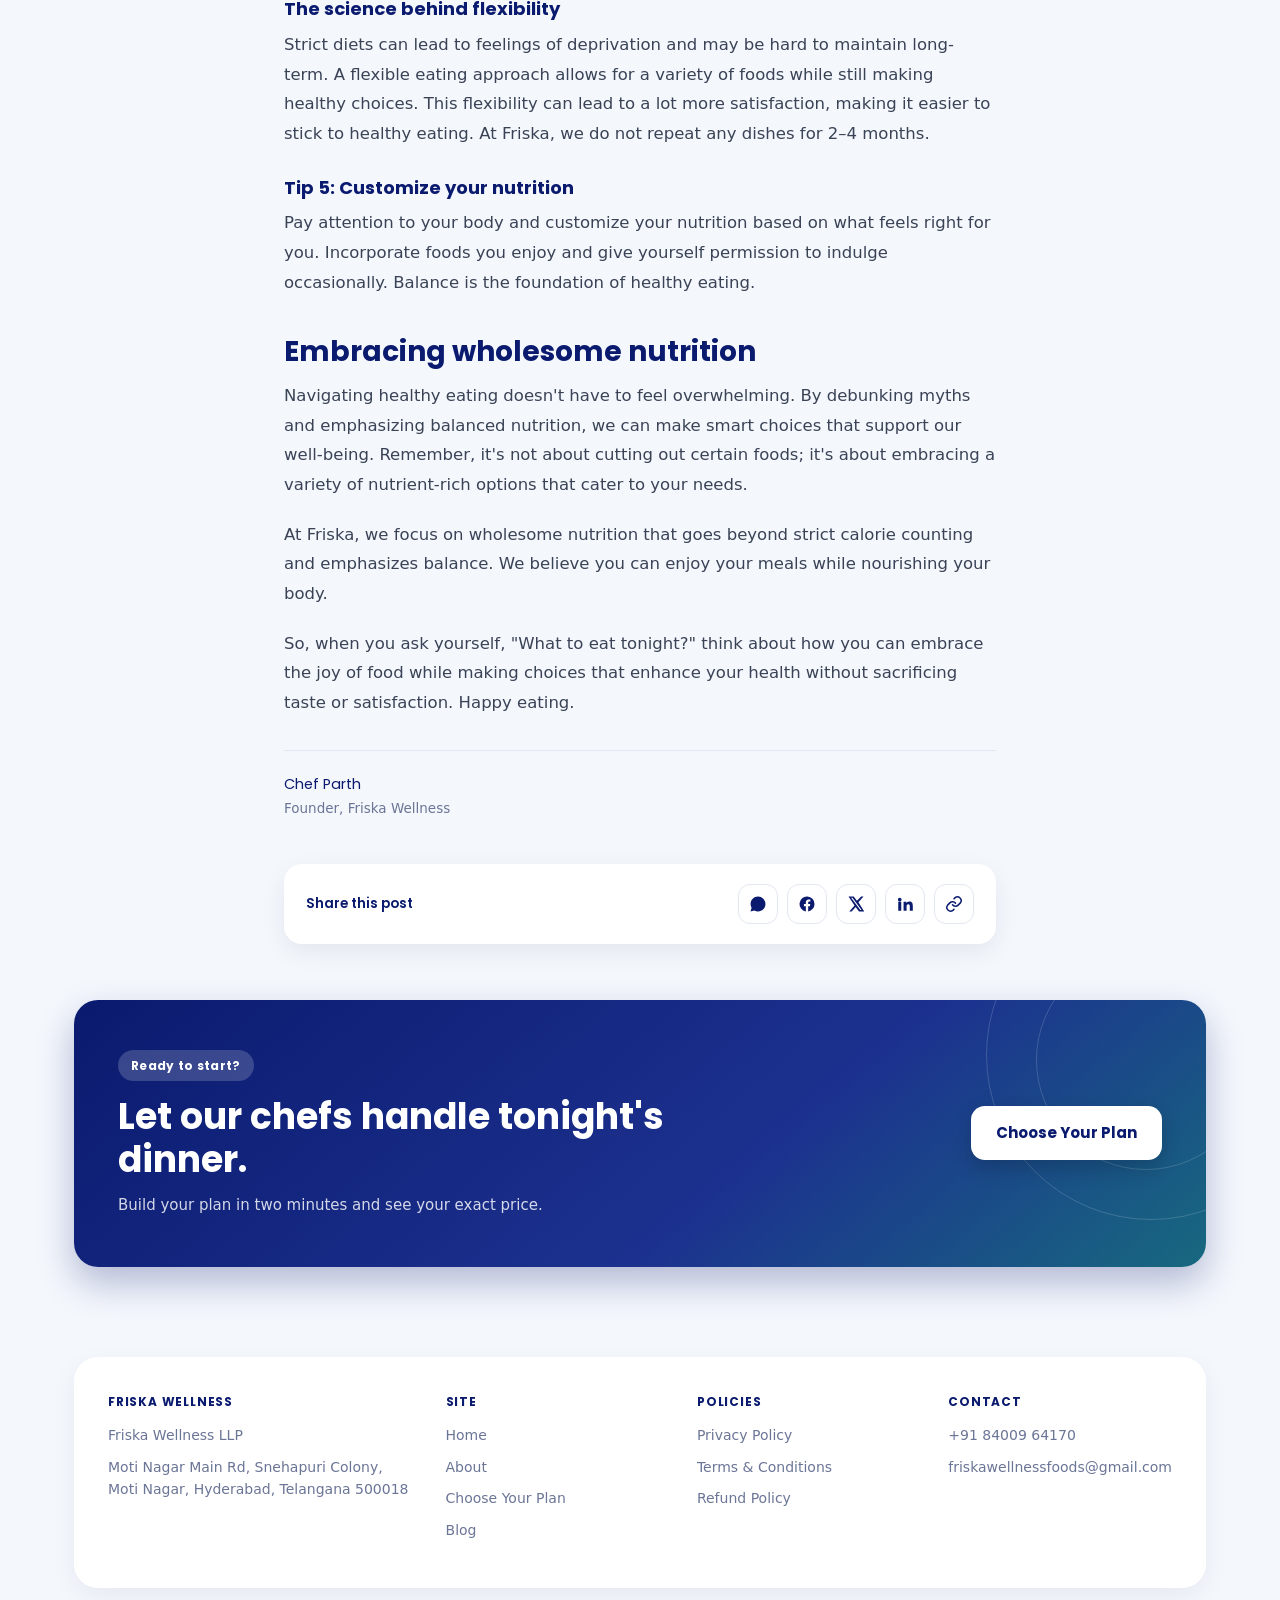
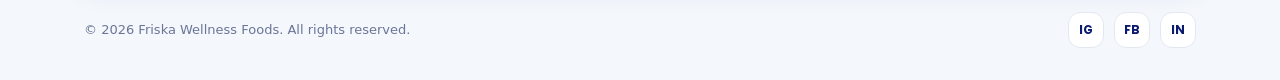
<file: blob/what-to-eat-tonight.html>
<!doctype html>
<html lang="en">
<head>
<meta charset="UTF-8">
<meta name="viewport" content="width=device-width, initial-scale=1, viewport-fit=cover">

<!-- ===== SEO ===== -->
<title>What to Eat Tonight? 5 Healthy Eating Myths Debunked | Friska Wellness</title>
<meta name="description" content="Carbs aren't the enemy and healthy eating isn't expensive. A Hyderabad chef debunks five common nutrition myths and shares five practical, science-backed habits instead.">
<link rel="canonical" href="https://friskawellness.com/blog/what-to-eat-tonight.html">
<meta name="robots" content="index, follow">

<meta property="og:type" content="article">
<meta property="og:site_name" content="Friska Wellness">
<meta property="og:title" content="What to eat tonight? 5 healthy eating myths debunked">
<meta property="og:description" content="Carbs aren't the enemy and healthy eating isn't expensive. A Hyderabad chef debunks five nutrition myths and shares what to do instead.">
<meta property="og:url" content="https://friskawellness.com/blog/what-to-eat-tonight.html">
<meta property="og:image" content="https://friskawellness.com/assets/blog-1.jpg">
<meta property="article:published_time" content="2025-09-30">
<meta property="article:author" content="Chef Parth">
<meta name="twitter:card" content="summary_large_image">
<meta name="twitter:title" content="What to eat tonight? 5 healthy eating myths debunked">
<meta name="twitter:description" content="A Hyderabad chef debunks five nutrition myths and shares what to do instead.">
<meta name="twitter:image" content="https://friskawellness.com/assets/blog-1.jpg">

<link rel="icon" href="../assets/logo.png">
<link rel="preconnect" href="https://fonts.googleapis.com">
<link rel="preconnect" href="https://fonts.gstatic.com" crossorigin>
<link href="https://fonts.googleapis.com/css2?family=Poppins:wght@500;600;700;800&display=swap" rel="stylesheet">
<link rel="stylesheet" href="../css/style.css">

<script type="application/ld+json">
{
  "@context": "https://schema.org",
  "@type": "BlogPosting",
  "headline": "What to eat tonight? 5 healthy eating myths debunked",
  "description": "Carbs aren't the enemy and healthy eating isn't expensive. A Hyderabad chef debunks five nutrition myths and shares what to do instead.",
  "image": "https://friskawellness.com/assets/blog-1.jpg",
  "datePublished": "2025-09-30",
  "dateModified": "2025-09-30",
  "author": { "@type": "Person", "name": "Chef Parth", "jobTitle": "Founder, Friska Wellness" },
  "publisher": {
    "@type": "Organization",
    "name": "Friska Wellness LLP",
    "logo": { "@type": "ImageObject", "url": "https://friskawellness.com/assets/logo.png" }
  },
  "mainEntityOfPage": {
    "@type": "WebPage",
    "@id": "https://friskawellness.com/blog/what-to-eat-tonight.html"
  }
}
</script>
</head>
<body data-root="../">

<header class="site-header">
  <div class="wrap">
    <a href="../index.html" class="logo"><img src="../assets/logo.png" alt="" class="logo-mark">Friska Wellness</a>
    <nav class="main-nav">
      <a href="../index.html">Home</a>
      <a href="../about.html">About</a>
      <a href="../plan/index.html">Choose Your Plan</a>
      <a href="../blog.html">Blog</a>
      <a href="../index.html#contact">Contact</a>
    </nav>
    <div class="header-cta">
      <a class="btn btn-primary" href="../plan/index.html">Book a Trial Meal</a>
    </div>
    <button class="nav-toggle" aria-label="Menu"><span></span><span></span><span></span></button>
  </div>
</header>

<article>
  <div class="post-wrap">

    <div class="post-header">
      <a class="post-back" href="../blog.html">&#8592; All posts</a>
      <span class="eyebrow">Nutrition</span>
      <h1>What to eat tonight?</h1>
      <div class="post-byline">
        <div class="avatar">CP</div>
        <div>
          <div class="who">Chef Parth</div>
          <div class="when"><time datetime="2025-09-30">30 September 2025</time> · 4 min read</div>
        </div>
      </div>
    </div>

    <div class="post-cover">
      <img src="../assets/blog-1.jpg" alt="A balanced Friska Wellness meal with whole grains and vegetables">
    </div>

    <div class="post-body">
      <p>Eating healthy often comes with a lot of myths that make it tough to navigate nutrition. You may have heard claims like "carbs are bad" or "eating healthy costs too much." As someone passionate about healthy eating, I want to clear up these misconceptions. In this post, I'm unveiling common myths about healthy eating and offering you five practical, science-backed tips that cater to your unique needs.</p>

      <p>Let's explore the world of nutrition and discover how to make smart choices that enhance our health while still enjoying the pleasure of eating.</p>

      <h2>Myth 1: Carbs are the enemy</h2>
      <p>A popular belief in dieting is that carbohydrates are bad for our health. Many think that cutting carbs is essential for weight loss and better health. However, this idea is misleading.</p>

      <h3>The science behind carbs</h3>
      <p>Carbohydrates are our main source of energy. They are crucial for brain function and physical activity. Not all carbs are created equal; whole grains, fruits, and vegetables offer fiber, vitamins, and minerals. A study showed that consuming whole grains can reduce the risk of heart disease by 25%.</p>

      <h3>Tip 1: Choose whole grains</h3>
      <p>Instead of eliminating carbs, choose whole grains like brown rice, barley, and quinoa. These options provide lasting energy and help you feel fuller longer. Studies show that replacing refined grains with whole grains can improve weight management by promoting satiety.</p>

      <h2>Myth 2: All fats are bad</h2>
      <p>Another widespread misconception is that all fats lead to weight gain and should be avoided. In truth, fats are essential for our bodies.</p>

      <h3>The science behind fats</h3>
      <p>Healthy fats from sources like avocados, nuts, and olive oil have a vital role in hormone production and nutrient absorption. For instance, the Mediterranean diet, rich in healthy fats, has been shown to lower the risk of chronic diseases by about 30%.</p>

      <h3>Tip 2: Incorporate healthy fats</h3>
      <p>Add healthy fats to your meals. For example, sprinkle a handful of walnuts onto your salad or drizzle extra virgin olive oil on cooked vegetables. These choices boost flavor and contribute to your overall health.</p>

      <h2>Myth 3: You must count calories to lose weight</h2>
      <p>Many people believe strict calorie counting is the only path to weight loss. While knowing your calorie intake is crucial, it's not the only factor for successful weight management.</p>

      <h3>The science behind calories</h3>
      <p>Losing weight is more complex than simply eating fewer calories. The quality of the food we consume, our metabolism, and our activity levels matter greatly. Research shows that people who focus on the quality of their food rather than just calories tend to sustain weight loss better and are generally healthier.</p>

      <h3>Tip 3: Focus on nutrient density</h3>
      <p>Instead of fixating on calories, aim for nutrient-dense foods that provide essential vitamins and minerals. Filling your plate with colorful fruits like strawberries (which have a high vitamin C content) and leafy greens can energize your diet effectively.</p>

      <h2>Myth 4: Eating healthy is expensive</h2>
      <p>A common fear about healthy eating is that it's too costly. While some healthy foods can be pricey, many budget-friendly options exist.</p>

      <h3>The science behind budget-friendly eating</h3>
      <p>Eating healthy on a budget is entirely possible. Seasonal fruits and vegetables, whole grains, and legumes are typically affordable and versatile for various meals. At Friska Wellness, we pick the best ingredients from the farmers' markets, getting the best price and quality in bulk.</p>

      <h3>Tip 4: Plan your meals</h3>
      <p>Take time to plan your weekly meals. This will help you stick to your nutrition goals and save money. Look for sales and buy in bulk to make your grocery bill more manageable. For example, stock up on dried beans, which can be cooked in multiple dishes throughout the week.</p>

      <h2>Myth 5: You have to follow a strict diet</h2>
      <p>The belief that you must stick to a rigid diet to be healthy is another myth that can frustrate many. In reality, maintaining flexibility is crucial for sustainable healthy eating.</p>

      <h3>The science behind flexibility</h3>
      <p>Strict diets can lead to feelings of deprivation and may be hard to maintain long-term. A flexible eating approach allows for a variety of foods while still making healthy choices. This flexibility can lead to a lot more satisfaction, making it easier to stick to healthy eating. At Friska, we do not repeat any dishes for 2–4 months.</p>

      <h3>Tip 5: Customize your nutrition</h3>
      <p>Pay attention to your body and customize your nutrition based on what feels right for you. Incorporate foods you enjoy and give yourself permission to indulge occasionally. Balance is the foundation of healthy eating.</p>

      <h2>Embracing wholesome nutrition</h2>
      <p>Navigating healthy eating doesn't have to feel overwhelming. By debunking myths and emphasizing balanced nutrition, we can make smart choices that support our well-being. Remember, it's not about cutting out certain foods; it's about embracing a variety of nutrient-rich options that cater to your needs.</p>

      <p>At Friska, we focus on wholesome nutrition that goes beyond strict calorie counting and emphasizes balance. We believe you can enjoy your meals while nourishing your body.</p>

      <p>So, when you ask yourself, "What to eat tonight?" think about how you can embrace the joy of food while making choices that enhance your health without sacrificing taste or satisfaction. Happy eating.</p>

      <div class="post-signoff">
        Chef Parth
        <span>Founder, Friska Wellness</span>
      </div>
    </div>

    <!-- ===== Share bar (JS fills the links from the canonical URL) ===== -->
    <div class="share">
      <span class="share-label">Share this post</span>
      <span class="share-copied">Link copied</span>
      <div class="share-btns">
        <a class="share-btn wa" data-share="wa" target="_blank" rel="noopener" aria-label="Share on WhatsApp">
          <svg viewBox="0 0 24 24" fill="currentColor"><path d="M12.04 2C6.58 2 2.13 6.45 2.13 11.91c0 1.75.46 3.45 1.32 4.95L2 22l5.25-1.38a9.9 9.9 0 0 0 4.79 1.22c5.46 0 9.91-4.45 9.91-9.91 0-2.65-1.03-5.14-2.9-7.01A9.82 9.82 0 0 0 12.04 2zm4.52 13.86c-.25-.12-1.47-.72-1.69-.81-.23-.08-.39-.12-.56.13-.16.25-.64.81-.79.97-.14.17-.29.19-.54.06-.25-.12-1.05-.39-1.99-1.23-.74-.66-1.23-1.47-1.38-1.72-.14-.25-.01-.38.11-.51.11-.11.25-.29.37-.43.12-.14.16-.25.25-.41.08-.17.04-.31-.02-.43-.06-.12-.56-1.34-.76-1.84-.2-.48-.4-.42-.56-.43h-.48c-.17 0-.43.06-.66.31-.23.25-.86.85-.86 2.07 0 1.22.89 2.4 1.01 2.56.12.17 1.75 2.67 4.23 3.74.59.26 1.05.41 1.41.52.59.19 1.13.16 1.56.1.48-.07 1.47-.6 1.67-1.18.21-.58.21-1.07.14-1.18-.06-.1-.22-.16-.47-.28z"/></svg>
        </a>
        <a class="share-btn" data-share="fb" target="_blank" rel="noopener" aria-label="Share on Facebook">
          <svg viewBox="0 0 24 24" fill="currentColor"><path d="M22 12a10 10 0 1 0-11.56 9.88v-6.99H7.9V12h2.54V9.8c0-2.51 1.5-3.9 3.77-3.9 1.09 0 2.24.2 2.24.2v2.46h-1.26c-1.24 0-1.63.77-1.63 1.56V12h2.78l-.44 2.89h-2.34v6.99A10 10 0 0 0 22 12z"/></svg>
        </a>
        <a class="share-btn" data-share="x" target="_blank" rel="noopener" aria-label="Share on X">
          <svg viewBox="0 0 24 24" fill="currentColor"><path d="M18.9 2H22l-6.77 7.73L23 22h-6.9l-4.6-6.02L6.2 22H3l7.05-8.05L2 2h6.9l4.32 5.7L18.9 2zm-1.2 18h1.7L7.3 3.8H5.5L17.7 20z"/></svg>
        </a>
        <a class="share-btn" data-share="li" target="_blank" rel="noopener" aria-label="Share on LinkedIn">
          <svg viewBox="0 0 24 24" fill="currentColor"><path d="M4.98 3.5a2.5 2.5 0 1 0 0 5 2.5 2.5 0 0 0 0-5zM3 9h4v12H3V9zm7 0h3.8v1.7h.05c.53-.95 1.83-1.95 3.77-1.95 4.03 0 4.78 2.5 4.78 5.75V21h-4v-5.6c0-1.4-.03-3.2-2-3.2-2 0-2.3 1.5-2.3 3.1V21h-4V9z"/></svg>
        </a>
        <a class="share-btn" data-share="copy" href="#" aria-label="Copy link">
          <svg viewBox="0 0 24 24" fill="none" stroke="currentColor" stroke-width="2" stroke-linecap="round" stroke-linejoin="round"><path d="M10 13a5 5 0 0 0 7.5.5l3-3a5 5 0 0 0-7-7l-1.5 1.5"/><path d="M14 11a5 5 0 0 0-7.5-.5l-3 3a5 5 0 0 0 7 7L12 19"/></svg>
        </a>
        <a class="share-btn" data-share="native" href="#" style="display:none" aria-label="Share">
          <svg viewBox="0 0 24 24" fill="none" stroke="currentColor" stroke-width="2" stroke-linecap="round" stroke-linejoin="round"><circle cx="18" cy="5" r="3"/><circle cx="6" cy="12" r="3"/><circle cx="18" cy="19" r="3"/><path d="M8.6 13.5l6.8 4M15.4 6.5l-6.8 4"/></svg>
        </a>
      </div>
    </div>

  </div>
</article>

<section class="cta-band" style="padding-top:56px;">
  <div class="wrap">
    <div class="cta-inner">
      <span class="cta-ring"></span>
      <span class="cta-ring"></span>
      <div>
        <span class="eyebrow">Ready to start?</span>
        <h2>Let our chefs handle tonight's dinner.</h2>
        <p>Build your plan in two minutes and see your exact price.</p>
      </div>
      <a class="btn" href="../plan/index.html">Choose Your Plan</a>
    </div>
  </div>
</section>

<footer>
  <div class="wrap">
    <div class="footer-grid">
      <div>
        <h4>Friska Wellness</h4>
        <p>Friska Wellness LLP</p>
        <p>Moti Nagar Main Rd, Snehapuri Colony, Moti Nagar, Hyderabad, Telangana 500018</p>
      </div>
      <div>
        <h4>Site</h4>
        <a href="../index.html">Home</a>
        <a href="../about.html">About</a>
        <a href="../plan/index.html">Choose Your Plan</a>
        <a href="../blog.html">Blog</a>
      </div>
      <div>
        <h4>Policies</h4>
        <a href="../privacy-policy.html">Privacy Policy</a>
        <a href="../terms-conditions.html">Terms &amp; Conditions</a>
        <a href="../refund-policy.html">Refund Policy</a>
      </div>
      <div>
        <h4>Contact</h4>
        <a href="tel:+918400964170">+91 84009 64170</a>
        <a href="mailto:friskawellnessfoods@gmail.com">friskawellnessfoods@gmail.com</a>
      </div>
    </div>
    <div class="footer-bottom">
      <span>© <span id="year"></span> Friska Wellness Foods. All rights reserved.</span>
      <div class="social">
        <a href="https://www.instagram.com/friskawellness/" target="_blank" rel="noopener" aria-label="Instagram">IG</a>
        <a href="https://www.facebook.com/friskawellnessfoods" target="_blank" rel="noopener" aria-label="Facebook">FB</a>
        <a href="https://www.linkedin.com/company/friska-wellness/" target="_blank" rel="noopener" aria-label="LinkedIn">IN</a>
      </div>
    </div>
  </div>
</footer>

<a class="float-wa" href="https://wa.me/918400964170" target="_blank" rel="noopener" aria-label="WhatsApp us">WA</a>

<script src="../js/main.js"></script>
<script>document.getElementById('year').textContent = new Date().getFullYear();</script>
</body>
</html>
</file>
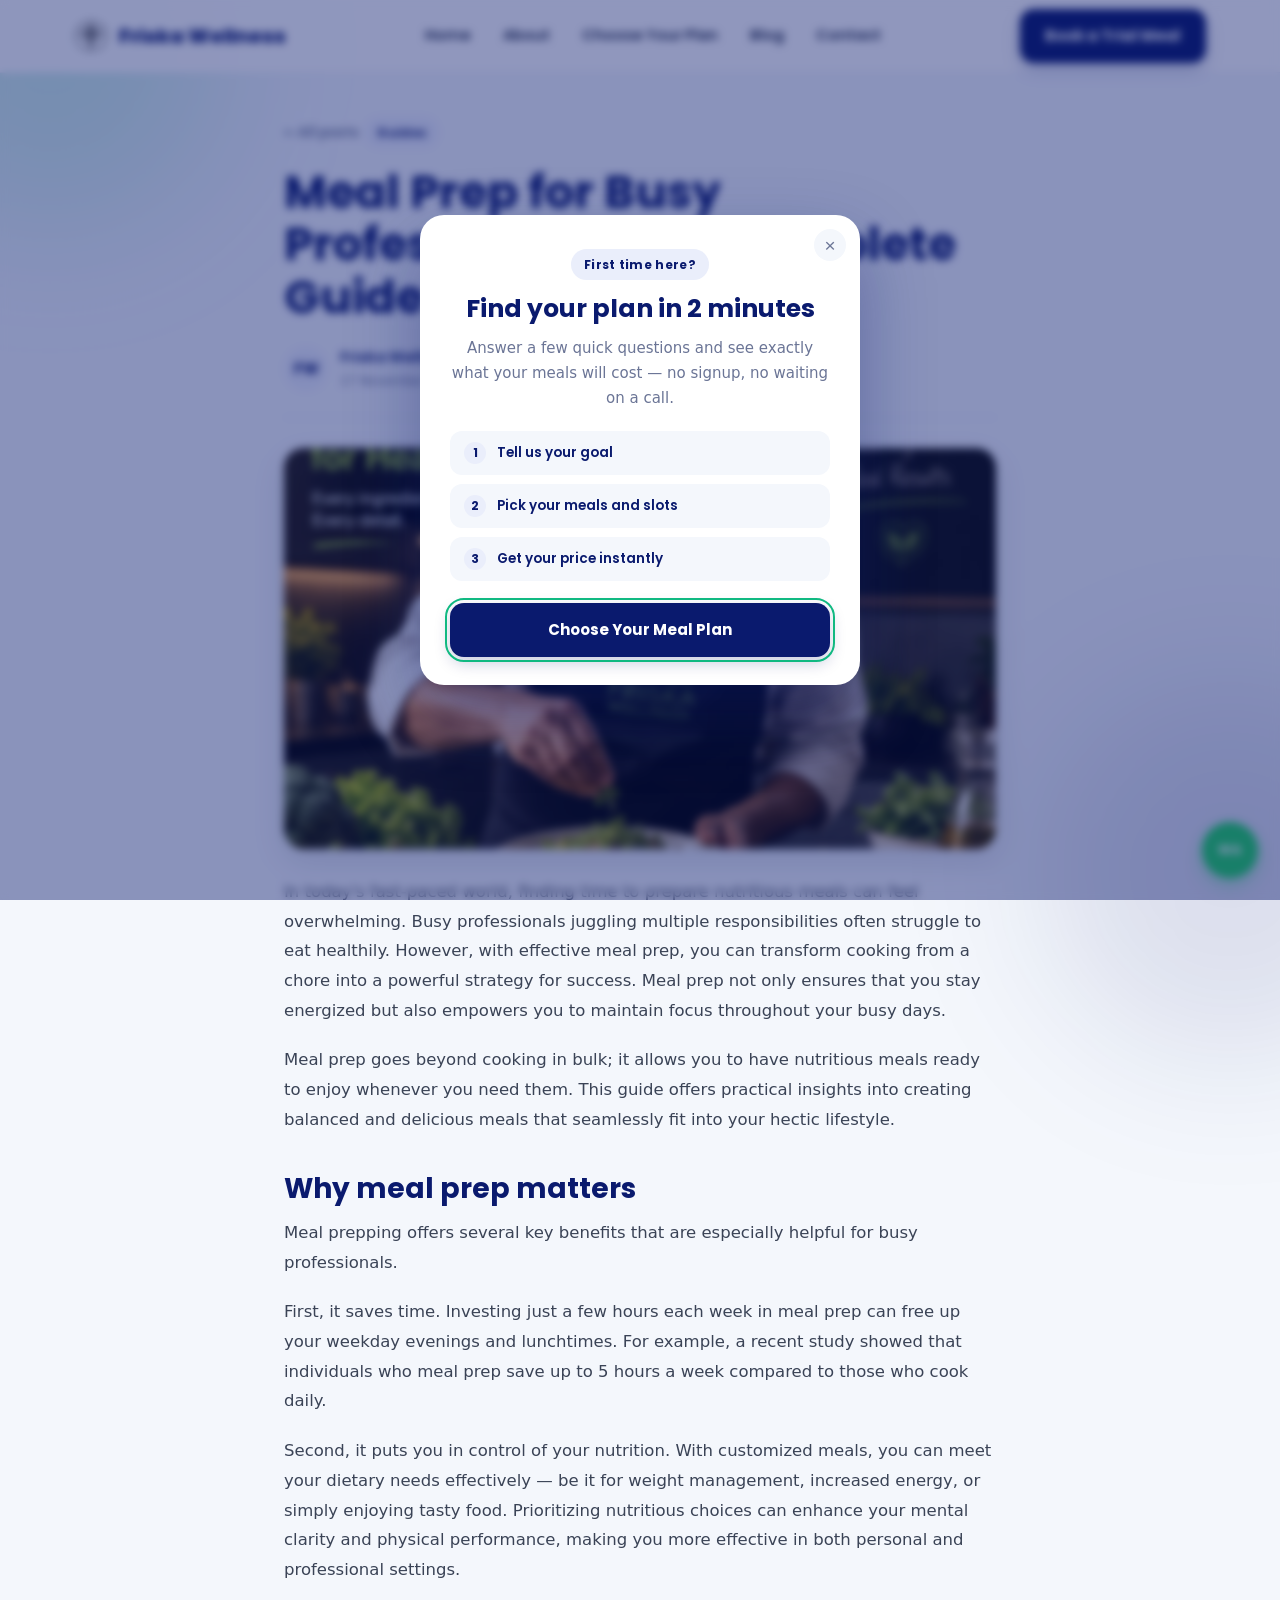
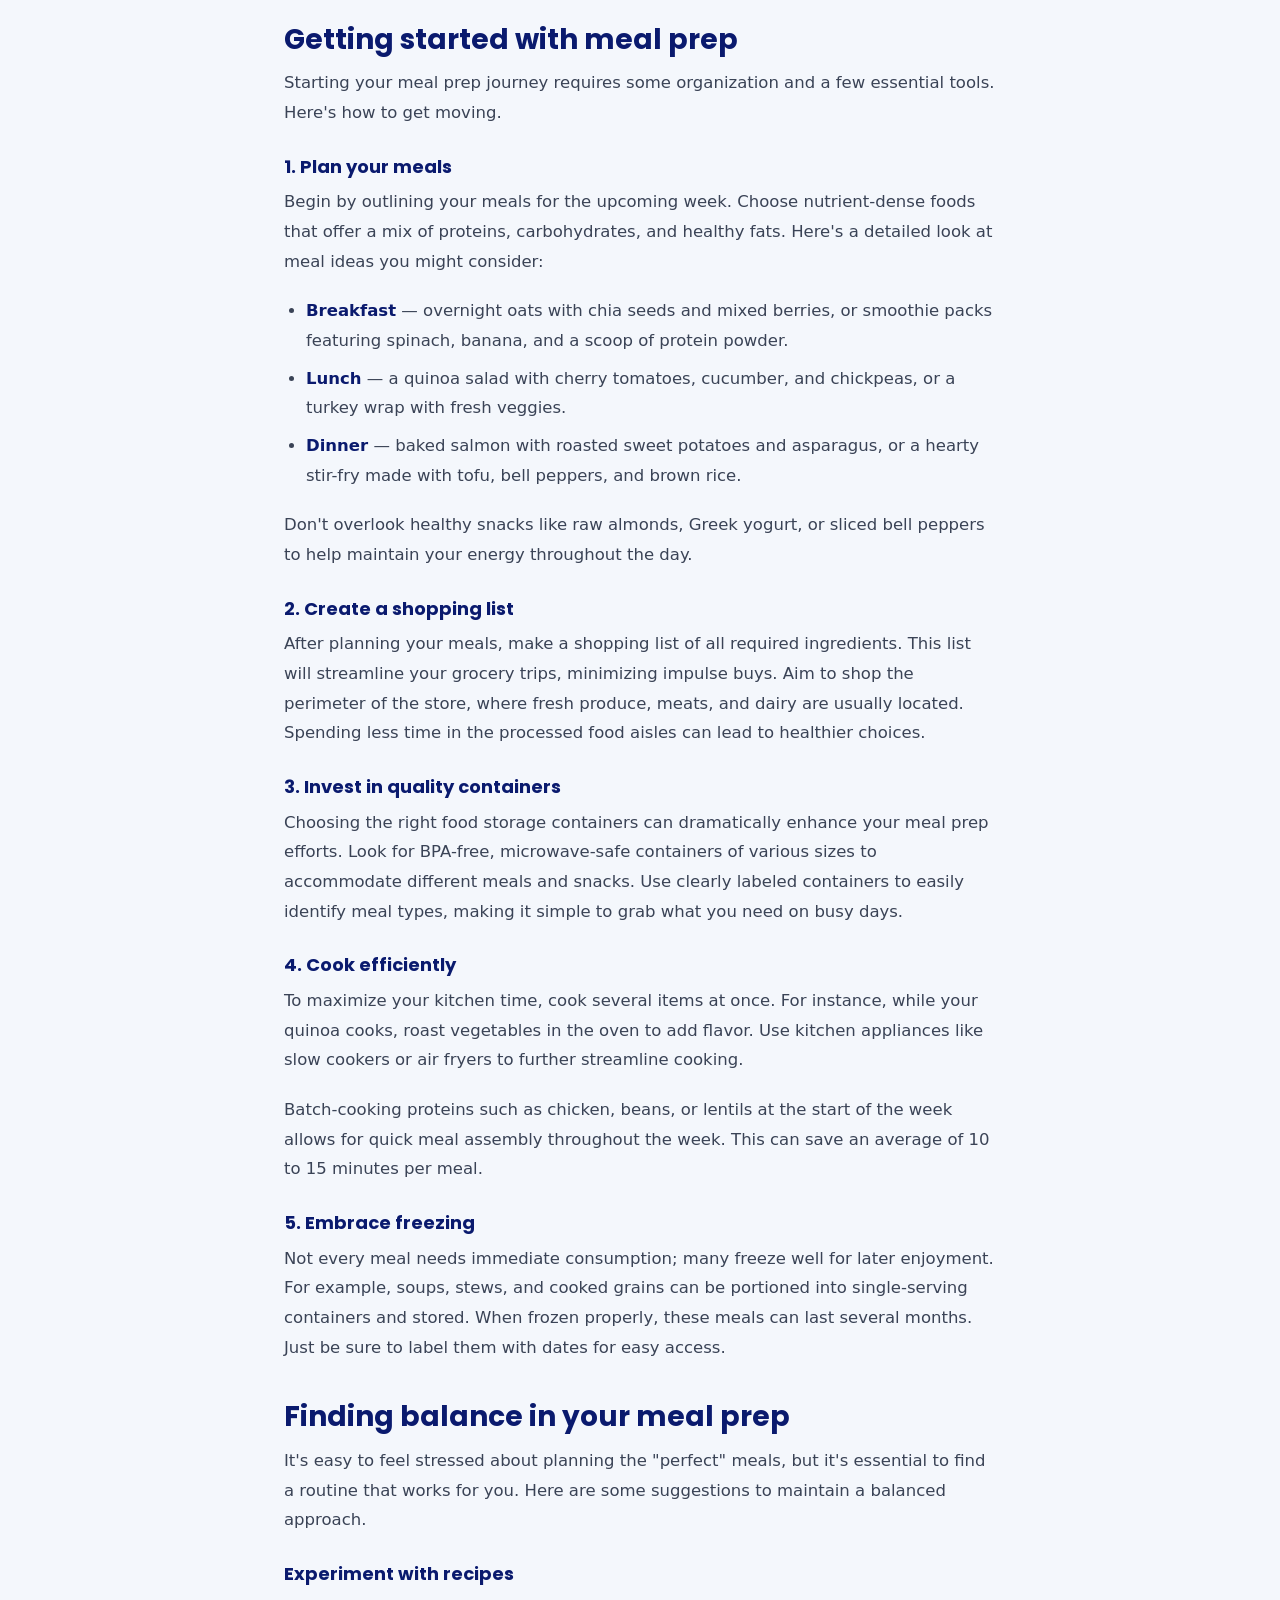
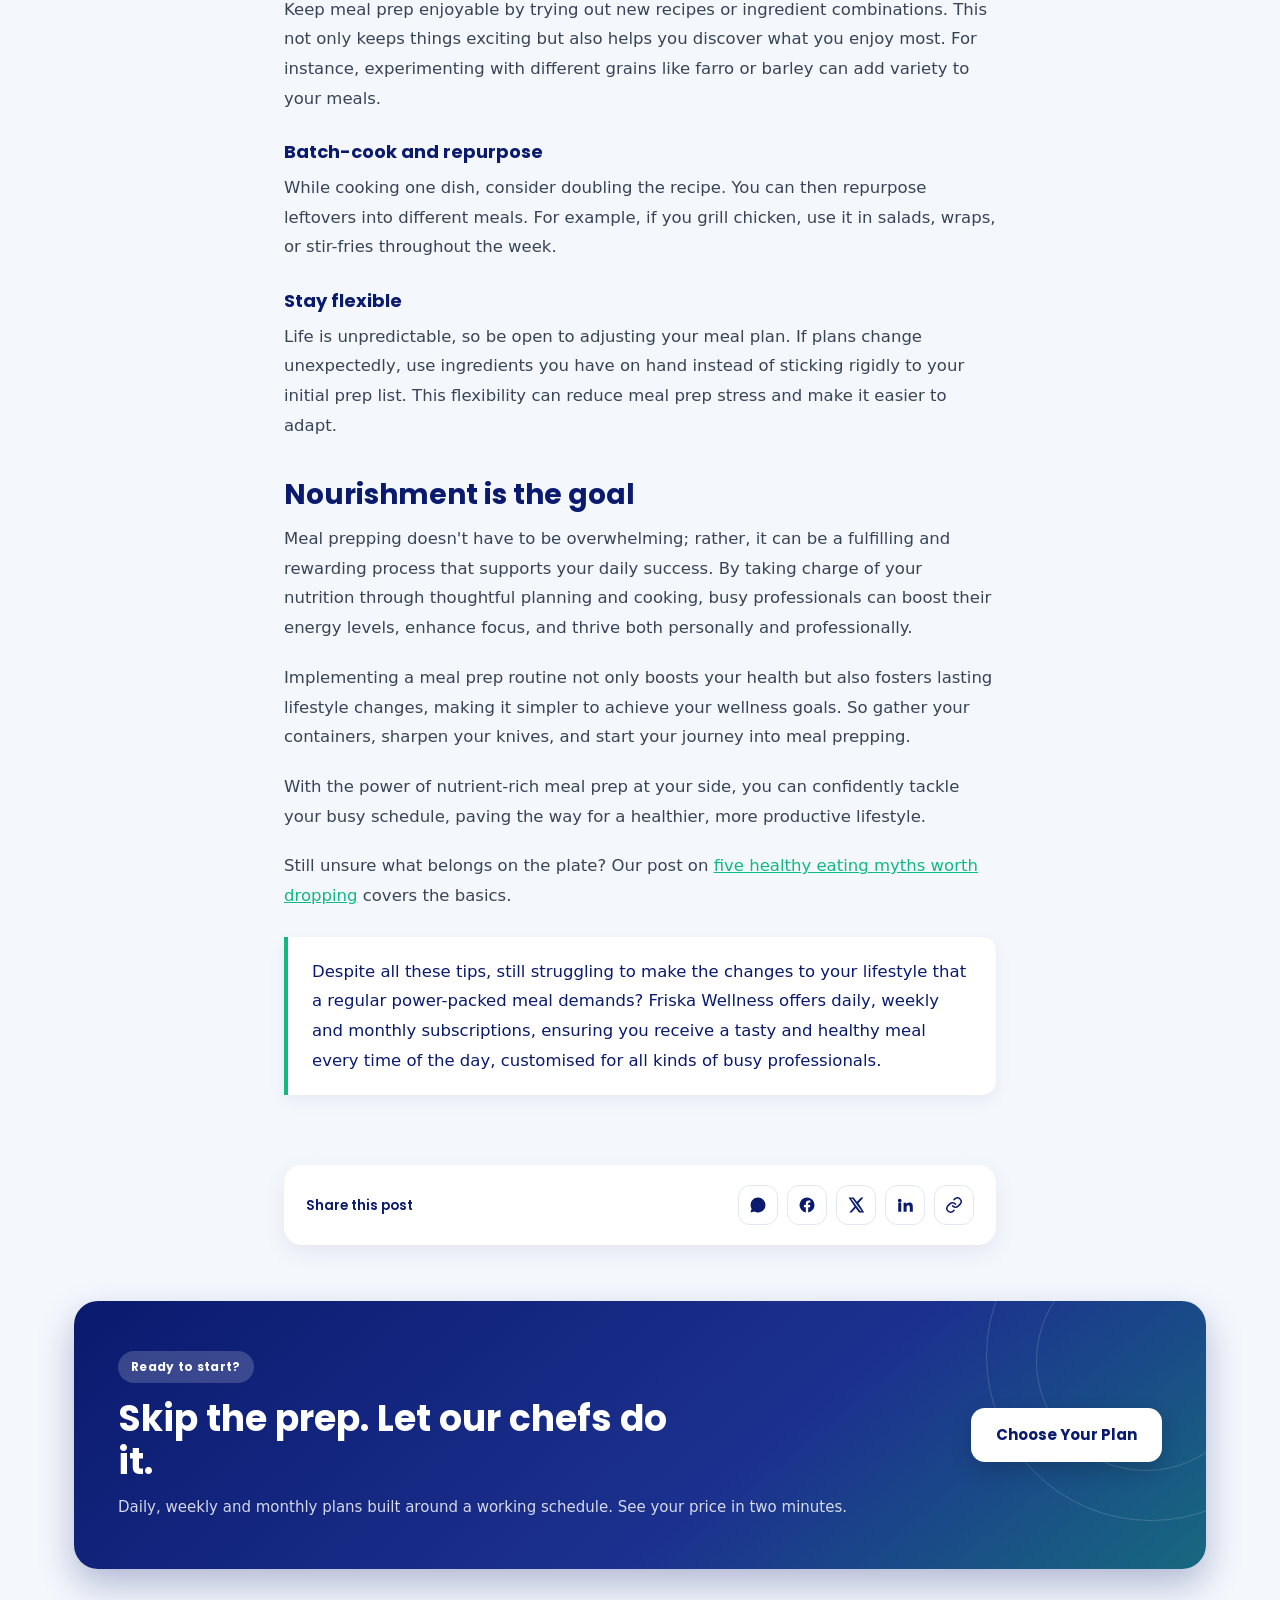
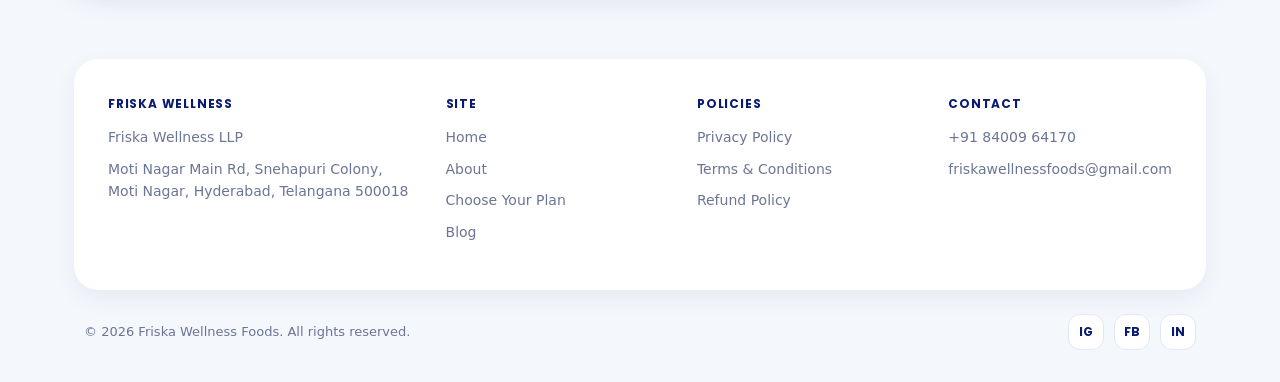
<file: blog/meal-prep-for-busy-professionals.html>
<!doctype html>
<html lang="en">
<head>
<meta charset="UTF-8">
<meta name="viewport" content="width=device-width, initial-scale=1, viewport-fit=cover">

<!-- ===== SEO ===== -->
<title>Meal Prep for Busy Professionals: The Complete Guide | Friska Wellness</title>
<meta name="description" content="Save up to five hours a week and stay in control of your nutrition. A practical meal-prep guide for working professionals — planning, batch cooking, freezing and staying flexible.">
<link rel="canonical" href="https://friskawellness.com/blog/meal-prep-for-busy-professionals.html">
<meta name="robots" content="index, follow">

<meta property="og:type" content="article">
<meta property="og:site_name" content="Friska Wellness">
<meta property="og:title" content="Meal prep for busy professionals: the complete guide">
<meta property="og:description" content="Save hours a week and take control of your nutrition with a meal-prep routine built for a working schedule.">
<meta property="og:url" content="https://friskawellness.com/blog/meal-prep-for-busy-professionals.html">
<meta property="og:image" content="https://friskawellness.com/assets/blog-2.jpg">
<meta property="article:published_time" content="2024-11-17">
<meta property="article:author" content="Friska Wellness">
<meta name="twitter:card" content="summary_large_image">
<meta name="twitter:title" content="Meal prep for busy professionals: the complete guide">
<meta name="twitter:description" content="Save hours a week and take control of your nutrition with a meal-prep routine built for a working schedule.">
<meta name="twitter:image" content="https://friskawellness.com/assets/blog-2.jpg">

<link rel="icon" href="../assets/logo.png">
<link rel="preconnect" href="https://fonts.googleapis.com">
<link rel="preconnect" href="https://fonts.gstatic.com" crossorigin>
<link href="https://fonts.googleapis.com/css2?family=Poppins:wght@500;600;700;800&display=swap" rel="stylesheet">
<link rel="stylesheet" href="../css/style.css">

<script type="application/ld+json">
{
  "@context": "https://schema.org",
  "@type": "BlogPosting",
  "headline": "Meal prep for busy professionals: the complete guide",
  "description": "Save hours a week and take control of your nutrition with a meal-prep routine built for a working schedule.",
  "image": "https://friskawellness.com/assets/blog-2.jpg",
  "datePublished": "2024-11-17",
  "dateModified": "2024-11-17",
  "author": { "@type": "Organization", "name": "Friska Wellness" },
  "publisher": {
    "@type": "Organization",
    "name": "Friska Wellness LLP",
    "logo": { "@type": "ImageObject", "url": "https://friskawellness.com/assets/logo.png" }
  },
  "mainEntityOfPage": {
    "@type": "WebPage",
    "@id": "https://friskawellness.com/blog/meal-prep-for-busy-professionals.html"
  }
}
</script>
</head>
<body data-root="../">

<header class="site-header">
  <div class="wrap">
    <a href="../index.html" class="logo"><img src="../assets/logo.png" alt="" class="logo-mark">Friska Wellness</a>
    <nav class="main-nav">
      <a href="../index.html">Home</a>
      <a href="../about.html">About</a>
      <a href="../plan/index.html">Choose Your Plan</a>
      <a href="../blog.html">Blog</a>
      <a href="../index.html#contact">Contact</a>
    </nav>
    <div class="header-cta">
      <a class="btn btn-primary" href="../plan/index.html">Book a Trial Meal</a>
    </div>
    <button class="nav-toggle" aria-label="Menu"><span></span><span></span><span></span></button>
  </div>
</header>

<article>
  <div class="post-wrap">

    <div class="post-header">
      <a class="post-back" href="../blog.html">&#8592; All posts</a>
      <span class="eyebrow">Guides</span>
      <h1>Meal Prep for Busy Professionals: The Complete Guide</h1>
      <div class="post-byline">
        <div class="avatar">FW</div>
        <div>
          <div class="who">Friska Wellness</div>
          <div class="when"><time datetime="2024-11-17">17 November 2024</time> · 4 min read</div>
        </div>
      </div>
    </div>

    <div class="post-cover">
      <img src="../assets/blog-2.jpg" alt="Prepped meals portioned into labelled containers ready for the week">
    </div>

    <div class="post-body">
      <p>In today's fast-paced world, finding time to prepare nutritious meals can feel overwhelming. Busy professionals juggling multiple responsibilities often struggle to eat healthily. However, with effective meal prep, you can transform cooking from a chore into a powerful strategy for success. Meal prep not only ensures that you stay energized but also empowers you to maintain focus throughout your busy days.</p>

      <p>Meal prep goes beyond cooking in bulk; it allows you to have nutritious meals ready to enjoy whenever you need them. This guide offers practical insights into creating balanced and delicious meals that seamlessly fit into your hectic lifestyle.</p>

      <h2>Why meal prep matters</h2>
      <p>Meal prepping offers several key benefits that are especially helpful for busy professionals.</p>

      <p>First, it saves time. Investing just a few hours each week in meal prep can free up your weekday evenings and lunchtimes. For example, a recent study showed that individuals who meal prep save up to 5 hours a week compared to those who cook daily.</p>

      <p>Second, it puts you in control of your nutrition. With customized meals, you can meet your dietary needs effectively &mdash; be it for weight management, increased energy, or simply enjoying tasty food. Prioritizing nutritious choices can enhance your mental clarity and physical performance, making you more effective in both personal and professional settings.</p>

      <h2>Getting started with meal prep</h2>
      <p>Starting your meal prep journey requires some organization and a few essential tools. Here's how to get moving.</p>

      <h3>1. Plan your meals</h3>
      <p>Begin by outlining your meals for the upcoming week. Choose nutrient-dense foods that offer a mix of proteins, carbohydrates, and healthy fats. Here's a detailed look at meal ideas you might consider:</p>
      <ul>
        <li><strong>Breakfast</strong> &mdash; overnight oats with chia seeds and mixed berries, or smoothie packs featuring spinach, banana, and a scoop of protein powder.</li>
        <li><strong>Lunch</strong> &mdash; a quinoa salad with cherry tomatoes, cucumber, and chickpeas, or a turkey wrap with fresh veggies.</li>
        <li><strong>Dinner</strong> &mdash; baked salmon with roasted sweet potatoes and asparagus, or a hearty stir-fry made with tofu, bell peppers, and brown rice.</li>
      </ul>
      <p>Don't overlook healthy snacks like raw almonds, Greek yogurt, or sliced bell peppers to help maintain your energy throughout the day.</p>

      <h3>2. Create a shopping list</h3>
      <p>After planning your meals, make a shopping list of all required ingredients. This list will streamline your grocery trips, minimizing impulse buys. Aim to shop the perimeter of the store, where fresh produce, meats, and dairy are usually located. Spending less time in the processed food aisles can lead to healthier choices.</p>

      <h3>3. Invest in quality containers</h3>
      <p>Choosing the right food storage containers can dramatically enhance your meal prep efforts. Look for BPA-free, microwave-safe containers of various sizes to accommodate different meals and snacks. Use clearly labeled containers to easily identify meal types, making it simple to grab what you need on busy days.</p>

      <h3>4. Cook efficiently</h3>
      <p>To maximize your kitchen time, cook several items at once. For instance, while your quinoa cooks, roast vegetables in the oven to add flavor. Use kitchen appliances like slow cookers or air fryers to further streamline cooking.</p>
      <p>Batch-cooking proteins such as chicken, beans, or lentils at the start of the week allows for quick meal assembly throughout the week. This can save an average of 10 to 15 minutes per meal.</p>

      <h3>5. Embrace freezing</h3>
      <p>Not every meal needs immediate consumption; many freeze well for later enjoyment. For example, soups, stews, and cooked grains can be portioned into single-serving containers and stored. When frozen properly, these meals can last several months. Just be sure to label them with dates for easy access.</p>

      <h2>Finding balance in your meal prep</h2>
      <p>It's easy to feel stressed about planning the "perfect" meals, but it's essential to find a routine that works for you. Here are some suggestions to maintain a balanced approach.</p>

      <h3>Experiment with recipes</h3>
      <p>Keep meal prep enjoyable by trying out new recipes or ingredient combinations. This not only keeps things exciting but also helps you discover what you enjoy most. For instance, experimenting with different grains like farro or barley can add variety to your meals.</p>

      <h3>Batch-cook and repurpose</h3>
      <p>While cooking one dish, consider doubling the recipe. You can then repurpose leftovers into different meals. For example, if you grill chicken, use it in salads, wraps, or stir-fries throughout the week.</p>

      <h3>Stay flexible</h3>
      <p>Life is unpredictable, so be open to adjusting your meal plan. If plans change unexpectedly, use ingredients you have on hand instead of sticking rigidly to your initial prep list. This flexibility can reduce meal prep stress and make it easier to adapt.</p>

      <h2>Nourishment is the goal</h2>
      <p>Meal prepping doesn't have to be overwhelming; rather, it can be a fulfilling and rewarding process that supports your daily success. By taking charge of your nutrition through thoughtful planning and cooking, busy professionals can boost their energy levels, enhance focus, and thrive both personally and professionally.</p>

      <p>Implementing a meal prep routine not only boosts your health but also fosters lasting lifestyle changes, making it simpler to achieve your wellness goals. So gather your containers, sharpen your knives, and start your journey into meal prepping.</p>

      <p>With the power of nutrient-rich meal prep at your side, you can confidently tackle your busy schedule, paving the way for a healthier, more productive lifestyle.</p>

      <p>Still unsure what belongs on the plate? Our post on <a href="what-to-eat-tonight.html">five healthy eating myths worth dropping</a> covers the basics.</p>

      <blockquote>
        <p>Despite all these tips, still struggling to make the changes to your lifestyle that a regular power-packed meal demands? Friska Wellness offers daily, weekly and monthly subscriptions, ensuring you receive a tasty and healthy meal every time of the day, customised for all kinds of busy professionals.</p>
      </blockquote>
    </div>

    <!-- ===== Share bar (JS fills the links from the canonical URL) ===== -->
    <div class="share">
      <span class="share-label">Share this post</span>
      <span class="share-copied">Link copied</span>
      <div class="share-btns">
        <a class="share-btn wa" data-share="wa" target="_blank" rel="noopener" aria-label="Share on WhatsApp">
          <svg viewBox="0 0 24 24" fill="currentColor"><path d="M12.04 2C6.58 2 2.13 6.45 2.13 11.91c0 1.75.46 3.45 1.32 4.95L2 22l5.25-1.38a9.9 9.9 0 0 0 4.79 1.22c5.46 0 9.91-4.45 9.91-9.91 0-2.65-1.03-5.14-2.9-7.01A9.82 9.82 0 0 0 12.04 2zm4.52 13.86c-.25-.12-1.47-.72-1.69-.81-.23-.08-.39-.12-.56.13-.16.25-.64.81-.79.97-.14.17-.29.19-.54.06-.25-.12-1.05-.39-1.99-1.23-.74-.66-1.23-1.47-1.38-1.72-.14-.25-.01-.38.11-.51.11-.11.25-.29.37-.43.12-.14.16-.25.25-.41.08-.17.04-.31-.02-.43-.06-.12-.56-1.34-.76-1.84-.2-.48-.4-.42-.56-.43h-.48c-.17 0-.43.06-.66.31-.23.25-.86.85-.86 2.07 0 1.22.89 2.4 1.01 2.56.12.17 1.75 2.67 4.23 3.74.59.26 1.05.41 1.41.52.59.19 1.13.16 1.56.1.48-.07 1.47-.6 1.67-1.18.21-.58.21-1.07.14-1.18-.06-.1-.22-.16-.47-.28z"/></svg>
        </a>
        <a class="share-btn" data-share="fb" target="_blank" rel="noopener" aria-label="Share on Facebook">
          <svg viewBox="0 0 24 24" fill="currentColor"><path d="M22 12a10 10 0 1 0-11.56 9.88v-6.99H7.9V12h2.54V9.8c0-2.51 1.5-3.9 3.77-3.9 1.09 0 2.24.2 2.24.2v2.46h-1.26c-1.24 0-1.63.77-1.63 1.56V12h2.78l-.44 2.89h-2.34v6.99A10 10 0 0 0 22 12z"/></svg>
        </a>
        <a class="share-btn" data-share="x" target="_blank" rel="noopener" aria-label="Share on X">
          <svg viewBox="0 0 24 24" fill="currentColor"><path d="M18.9 2H22l-6.77 7.73L23 22h-6.9l-4.6-6.02L6.2 22H3l7.05-8.05L2 2h6.9l4.32 5.7L18.9 2zm-1.2 18h1.7L7.3 3.8H5.5L17.7 20z"/></svg>
        </a>
        <a class="share-btn" data-share="li" target="_blank" rel="noopener" aria-label="Share on LinkedIn">
          <svg viewBox="0 0 24 24" fill="currentColor"><path d="M4.98 3.5a2.5 2.5 0 1 0 0 5 2.5 2.5 0 0 0 0-5zM3 9h4v12H3V9zm7 0h3.8v1.7h.05c.53-.95 1.83-1.95 3.77-1.95 4.03 0 4.78 2.5 4.78 5.75V21h-4v-5.6c0-1.4-.03-3.2-2-3.2-2 0-2.3 1.5-2.3 3.1V21h-4V9z"/></svg>
        </a>
        <a class="share-btn" data-share="copy" href="#" aria-label="Copy link">
          <svg viewBox="0 0 24 24" fill="none" stroke="currentColor" stroke-width="2" stroke-linecap="round" stroke-linejoin="round"><path d="M10 13a5 5 0 0 0 7.5.5l3-3a5 5 0 0 0-7-7l-1.5 1.5"/><path d="M14 11a5 5 0 0 0-7.5-.5l-3 3a5 5 0 0 0 7 7L12 19"/></svg>
        </a>
        <a class="share-btn" data-share="native" href="#" style="display:none" aria-label="Share">
          <svg viewBox="0 0 24 24" fill="none" stroke="currentColor" stroke-width="2" stroke-linecap="round" stroke-linejoin="round"><circle cx="18" cy="5" r="3"/><circle cx="6" cy="12" r="3"/><circle cx="18" cy="19" r="3"/><path d="M8.6 13.5l6.8 4M15.4 6.5l-6.8 4"/></svg>
        </a>
      </div>
    </div>

  </div>
</article>

<section class="cta-band" style="padding-top:56px;">
  <div class="wrap">
    <div class="cta-inner">
      <span class="cta-ring"></span>
      <span class="cta-ring"></span>
      <div>
        <span class="eyebrow">Ready to start?</span>
        <h2>Skip the prep. Let our chefs do it.</h2>
        <p>Daily, weekly and monthly plans built around a working schedule. See your price in two minutes.</p>
      </div>
      <a class="btn" href="../plan/index.html">Choose Your Plan</a>
    </div>
  </div>
</section>

<footer>
  <div class="wrap">
    <div class="footer-grid">
      <div>
        <h4>Friska Wellness</h4>
        <p>Friska Wellness LLP</p>
        <p>Moti Nagar Main Rd, Snehapuri Colony, Moti Nagar, Hyderabad, Telangana 500018</p>
      </div>
      <div>
        <h4>Site</h4>
        <a href="../index.html">Home</a>
        <a href="../about.html">About</a>
        <a href="../plan/index.html">Choose Your Plan</a>
        <a href="../blog.html">Blog</a>
      </div>
      <div>
        <h4>Policies</h4>
        <a href="../privacy-policy.html">Privacy Policy</a>
        <a href="../terms-conditions.html">Terms &amp; Conditions</a>
        <a href="../refund-policy.html">Refund Policy</a>
      </div>
      <div>
        <h4>Contact</h4>
        <a href="tel:+918400964170">+91 84009 64170</a>
        <a href="mailto:friskawellnessfoods@gmail.com">friskawellnessfoods@gmail.com</a>
      </div>
    </div>
    <div class="footer-bottom">
      <span>© <span id="year"></span> Friska Wellness Foods. All rights reserved.</span>
      <div class="social">
        <a href="https://www.instagram.com/friskawellness/" target="_blank" rel="noopener" aria-label="Instagram">IG</a>
        <a href="https://www.facebook.com/friskawellnessfoods" target="_blank" rel="noopener" aria-label="Facebook">FB</a>
        <a href="https://www.linkedin.com/company/friska-wellness/" target="_blank" rel="noopener" aria-label="LinkedIn">IN</a>
      </div>
    </div>
  </div>
</footer>

<a class="float-wa" href="https://wa.me/918400964170" target="_blank" rel="noopener" aria-label="WhatsApp us">WA</a>

<script src="../js/main.js"></script>
<script>document.getElementById('year').textContent = new Date().getFullYear();</script>
</body>
</html>
</file>
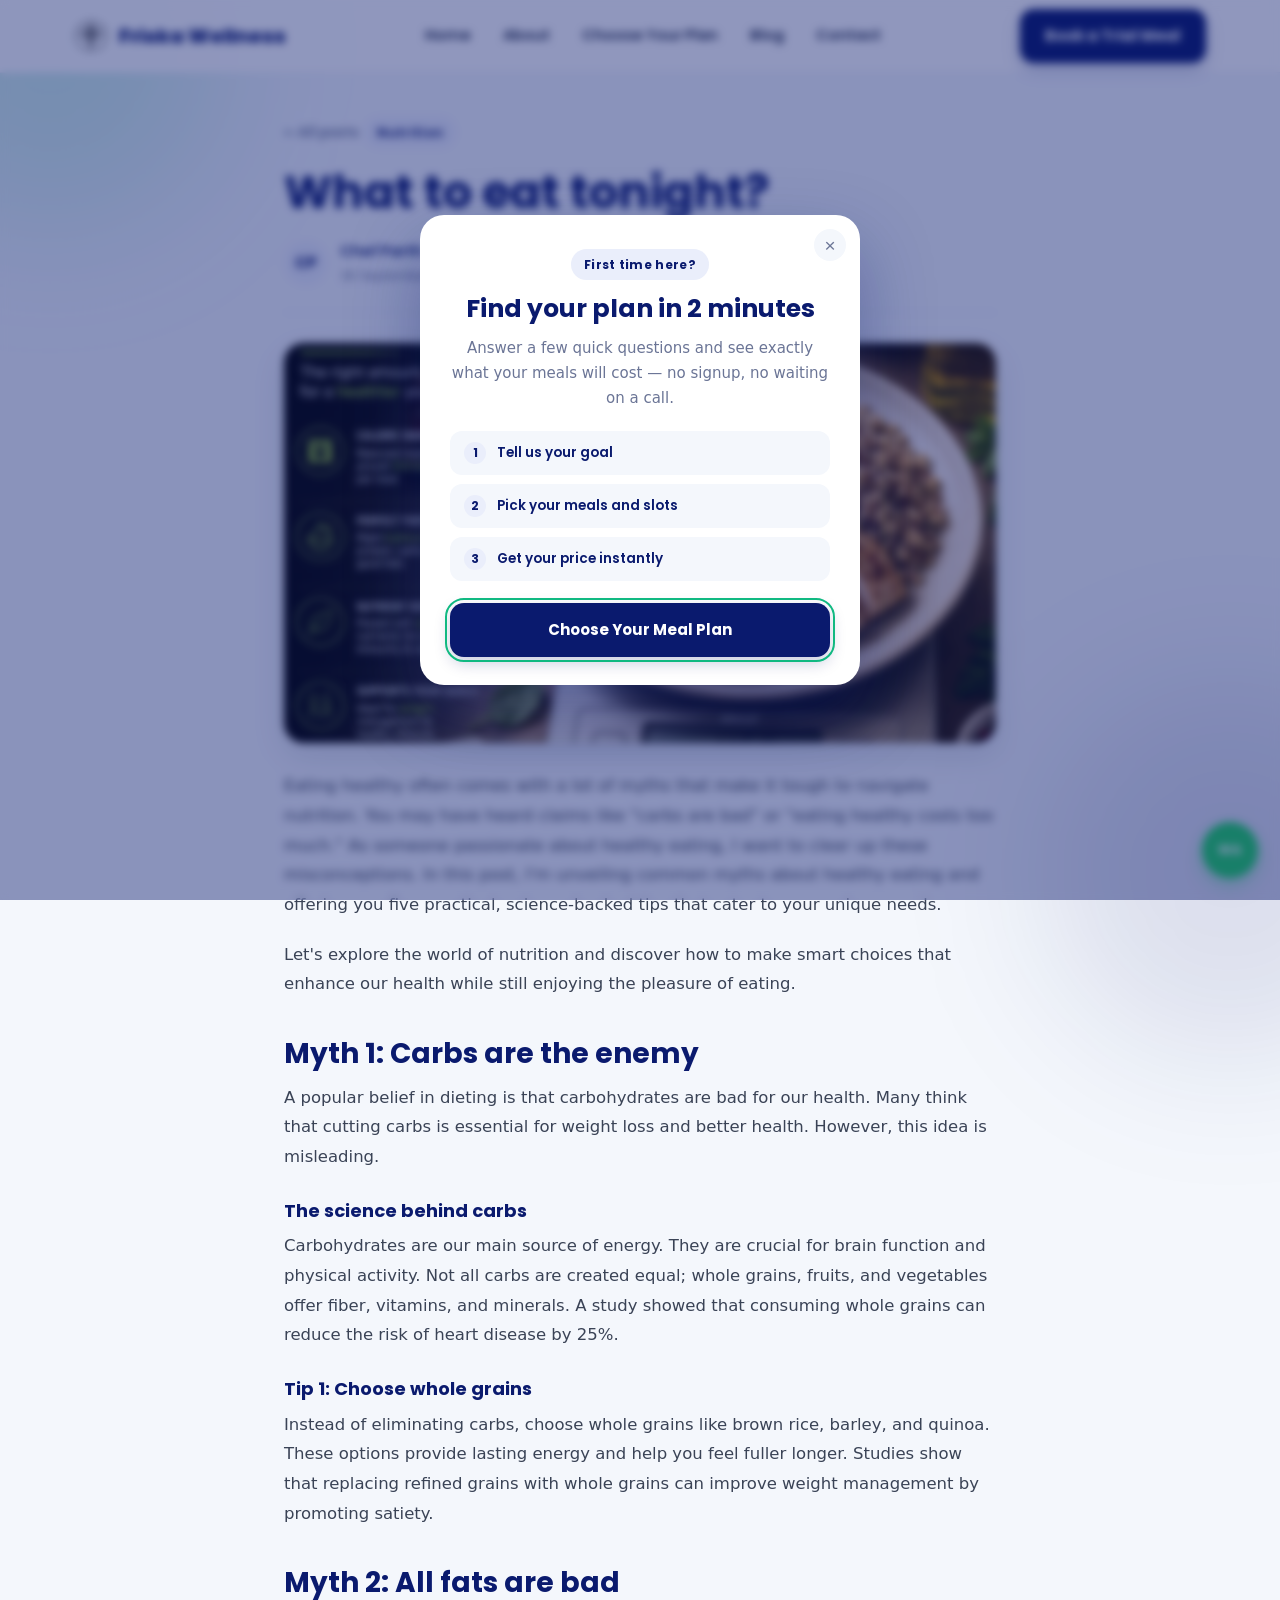
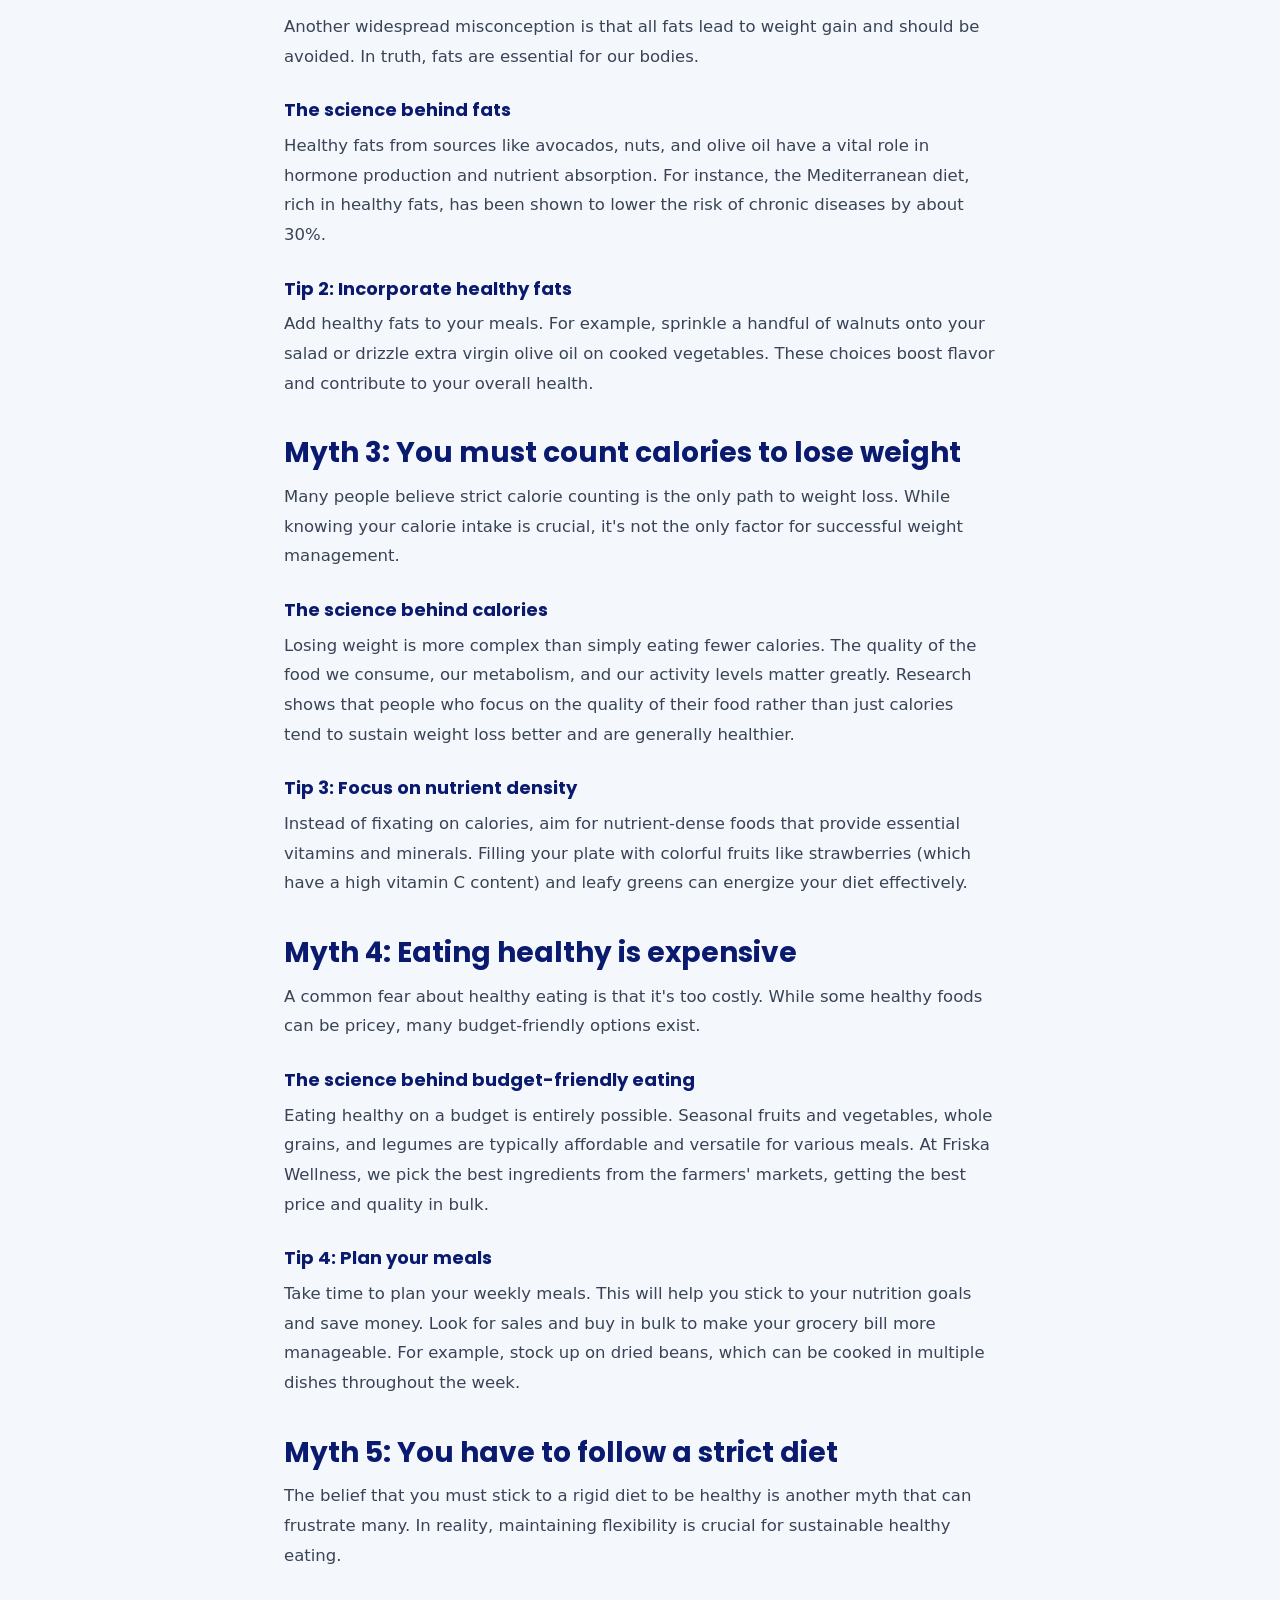
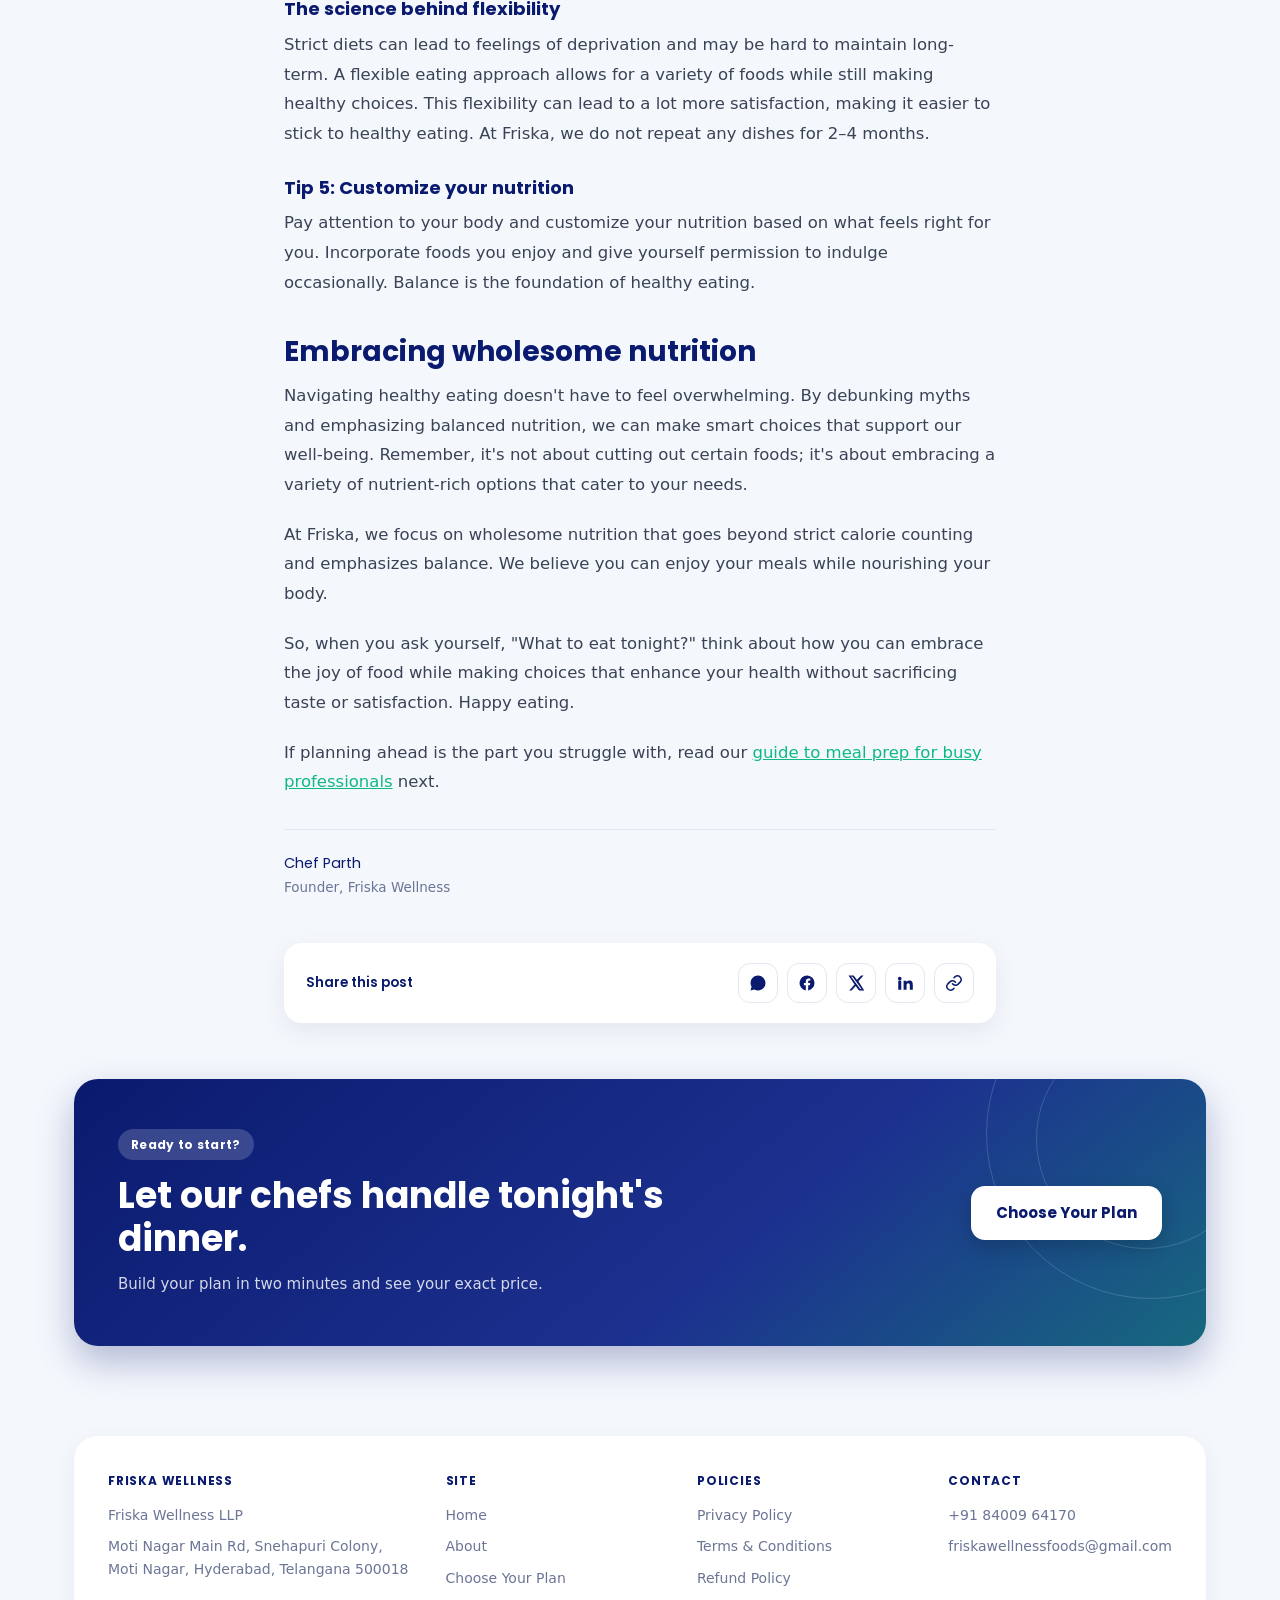
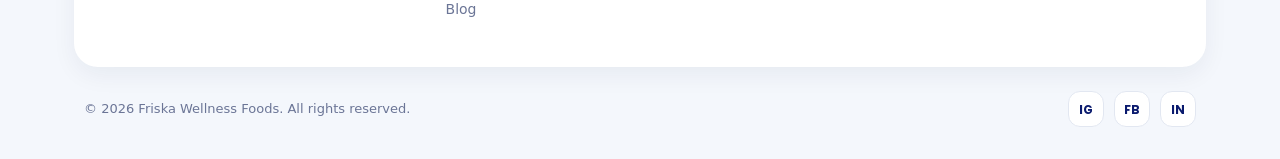
<file: blog/what-to-eat-tonight.html>
<!doctype html>
<html lang="en">
<head>
<meta charset="UTF-8">
<meta name="viewport" content="width=device-width, initial-scale=1, viewport-fit=cover">

<!-- ===== SEO ===== -->
<title>What to Eat Tonight? 5 Healthy Eating Myths Debunked | Friska Wellness</title>
<meta name="description" content="Carbs aren't the enemy and healthy eating isn't expensive. A Hyderabad chef debunks five common nutrition myths and shares five practical, science-backed habits instead.">
<link rel="canonical" href="https://friskawellness.com/blog/what-to-eat-tonight.html">
<meta name="robots" content="index, follow">

<meta property="og:type" content="article">
<meta property="og:site_name" content="Friska Wellness">
<meta property="og:title" content="What to eat tonight? 5 healthy eating myths debunked">
<meta property="og:description" content="Carbs aren't the enemy and healthy eating isn't expensive. A Hyderabad chef debunks five nutrition myths and shares what to do instead.">
<meta property="og:url" content="https://friskawellness.com/blog/what-to-eat-tonight.html">
<meta property="og:image" content="https://friskawellness.com/assets/blog-1.jpg">
<meta property="article:published_time" content="2025-09-30">
<meta property="article:author" content="Chef Parth">
<meta name="twitter:card" content="summary_large_image">
<meta name="twitter:title" content="What to eat tonight? 5 healthy eating myths debunked">
<meta name="twitter:description" content="A Hyderabad chef debunks five nutrition myths and shares what to do instead.">
<meta name="twitter:image" content="https://friskawellness.com/assets/blog-1.jpg">

<link rel="icon" href="../assets/logo.png">
<link rel="preconnect" href="https://fonts.googleapis.com">
<link rel="preconnect" href="https://fonts.gstatic.com" crossorigin>
<link href="https://fonts.googleapis.com/css2?family=Poppins:wght@500;600;700;800&display=swap" rel="stylesheet">
<link rel="stylesheet" href="../css/style.css">

<script type="application/ld+json">
{
  "@context": "https://schema.org",
  "@type": "BlogPosting",
  "headline": "What to eat tonight? 5 healthy eating myths debunked",
  "description": "Carbs aren't the enemy and healthy eating isn't expensive. A Hyderabad chef debunks five nutrition myths and shares what to do instead.",
  "image": "https://friskawellness.com/assets/blog-1.jpg",
  "datePublished": "2025-09-30",
  "dateModified": "2025-09-30",
  "author": { "@type": "Person", "name": "Chef Parth", "jobTitle": "Founder, Friska Wellness" },
  "publisher": {
    "@type": "Organization",
    "name": "Friska Wellness LLP",
    "logo": { "@type": "ImageObject", "url": "https://friskawellness.com/assets/logo.png" }
  },
  "mainEntityOfPage": {
    "@type": "WebPage",
    "@id": "https://friskawellness.com/blog/what-to-eat-tonight.html"
  }
}
</script>
</head>
<body data-root="../">

<header class="site-header">
  <div class="wrap">
    <a href="../index.html" class="logo"><img src="../assets/logo.png" alt="" class="logo-mark">Friska Wellness</a>
    <nav class="main-nav">
      <a href="../index.html">Home</a>
      <a href="../about.html">About</a>
      <a href="../plan/index.html">Choose Your Plan</a>
      <a href="../blog.html">Blog</a>
      <a href="../index.html#contact">Contact</a>
    </nav>
    <div class="header-cta">
      <a class="btn btn-primary" href="../plan/index.html">Book a Trial Meal</a>
    </div>
    <button class="nav-toggle" aria-label="Menu"><span></span><span></span><span></span></button>
  </div>
</header>

<article>
  <div class="post-wrap">

    <div class="post-header">
      <a class="post-back" href="../blog.html">&#8592; All posts</a>
      <span class="eyebrow">Nutrition</span>
      <h1>What to eat tonight?</h1>
      <div class="post-byline">
        <div class="avatar">CP</div>
        <div>
          <div class="who">Chef Parth</div>
          <div class="when"><time datetime="2025-09-30">30 September 2025</time> · 4 min read</div>
        </div>
      </div>
    </div>

    <div class="post-cover">
      <img src="../assets/blog-1.jpg" alt="A balanced Friska Wellness meal with whole grains and vegetables">
    </div>

    <div class="post-body">
      <p>Eating healthy often comes with a lot of myths that make it tough to navigate nutrition. You may have heard claims like "carbs are bad" or "eating healthy costs too much." As someone passionate about healthy eating, I want to clear up these misconceptions. In this post, I'm unveiling common myths about healthy eating and offering you five practical, science-backed tips that cater to your unique needs.</p>

      <p>Let's explore the world of nutrition and discover how to make smart choices that enhance our health while still enjoying the pleasure of eating.</p>

      <h2>Myth 1: Carbs are the enemy</h2>
      <p>A popular belief in dieting is that carbohydrates are bad for our health. Many think that cutting carbs is essential for weight loss and better health. However, this idea is misleading.</p>

      <h3>The science behind carbs</h3>
      <p>Carbohydrates are our main source of energy. They are crucial for brain function and physical activity. Not all carbs are created equal; whole grains, fruits, and vegetables offer fiber, vitamins, and minerals. A study showed that consuming whole grains can reduce the risk of heart disease by 25%.</p>

      <h3>Tip 1: Choose whole grains</h3>
      <p>Instead of eliminating carbs, choose whole grains like brown rice, barley, and quinoa. These options provide lasting energy and help you feel fuller longer. Studies show that replacing refined grains with whole grains can improve weight management by promoting satiety.</p>

      <h2>Myth 2: All fats are bad</h2>
      <p>Another widespread misconception is that all fats lead to weight gain and should be avoided. In truth, fats are essential for our bodies.</p>

      <h3>The science behind fats</h3>
      <p>Healthy fats from sources like avocados, nuts, and olive oil have a vital role in hormone production and nutrient absorption. For instance, the Mediterranean diet, rich in healthy fats, has been shown to lower the risk of chronic diseases by about 30%.</p>

      <h3>Tip 2: Incorporate healthy fats</h3>
      <p>Add healthy fats to your meals. For example, sprinkle a handful of walnuts onto your salad or drizzle extra virgin olive oil on cooked vegetables. These choices boost flavor and contribute to your overall health.</p>

      <h2>Myth 3: You must count calories to lose weight</h2>
      <p>Many people believe strict calorie counting is the only path to weight loss. While knowing your calorie intake is crucial, it's not the only factor for successful weight management.</p>

      <h3>The science behind calories</h3>
      <p>Losing weight is more complex than simply eating fewer calories. The quality of the food we consume, our metabolism, and our activity levels matter greatly. Research shows that people who focus on the quality of their food rather than just calories tend to sustain weight loss better and are generally healthier.</p>

      <h3>Tip 3: Focus on nutrient density</h3>
      <p>Instead of fixating on calories, aim for nutrient-dense foods that provide essential vitamins and minerals. Filling your plate with colorful fruits like strawberries (which have a high vitamin C content) and leafy greens can energize your diet effectively.</p>

      <h2>Myth 4: Eating healthy is expensive</h2>
      <p>A common fear about healthy eating is that it's too costly. While some healthy foods can be pricey, many budget-friendly options exist.</p>

      <h3>The science behind budget-friendly eating</h3>
      <p>Eating healthy on a budget is entirely possible. Seasonal fruits and vegetables, whole grains, and legumes are typically affordable and versatile for various meals. At Friska Wellness, we pick the best ingredients from the farmers' markets, getting the best price and quality in bulk.</p>

      <h3>Tip 4: Plan your meals</h3>
      <p>Take time to plan your weekly meals. This will help you stick to your nutrition goals and save money. Look for sales and buy in bulk to make your grocery bill more manageable. For example, stock up on dried beans, which can be cooked in multiple dishes throughout the week.</p>

      <h2>Myth 5: You have to follow a strict diet</h2>
      <p>The belief that you must stick to a rigid diet to be healthy is another myth that can frustrate many. In reality, maintaining flexibility is crucial for sustainable healthy eating.</p>

      <h3>The science behind flexibility</h3>
      <p>Strict diets can lead to feelings of deprivation and may be hard to maintain long-term. A flexible eating approach allows for a variety of foods while still making healthy choices. This flexibility can lead to a lot more satisfaction, making it easier to stick to healthy eating. At Friska, we do not repeat any dishes for 2–4 months.</p>

      <h3>Tip 5: Customize your nutrition</h3>
      <p>Pay attention to your body and customize your nutrition based on what feels right for you. Incorporate foods you enjoy and give yourself permission to indulge occasionally. Balance is the foundation of healthy eating.</p>

      <h2>Embracing wholesome nutrition</h2>
      <p>Navigating healthy eating doesn't have to feel overwhelming. By debunking myths and emphasizing balanced nutrition, we can make smart choices that support our well-being. Remember, it's not about cutting out certain foods; it's about embracing a variety of nutrient-rich options that cater to your needs.</p>

      <p>At Friska, we focus on wholesome nutrition that goes beyond strict calorie counting and emphasizes balance. We believe you can enjoy your meals while nourishing your body.</p>

      <p>So, when you ask yourself, "What to eat tonight?" think about how you can embrace the joy of food while making choices that enhance your health without sacrificing taste or satisfaction. Happy eating.</p>

      <p>If planning ahead is the part you struggle with, read our <a href="meal-prep-for-busy-professionals.html">guide to meal prep for busy professionals</a> next.</p>

      <div class="post-signoff">
        Chef Parth
        <span>Founder, Friska Wellness</span>
      </div>
    </div>

    <!-- ===== Share bar (JS fills the links from the canonical URL) ===== -->
    <div class="share">
      <span class="share-label">Share this post</span>
      <span class="share-copied">Link copied</span>
      <div class="share-btns">
        <a class="share-btn wa" data-share="wa" target="_blank" rel="noopener" aria-label="Share on WhatsApp">
          <svg viewBox="0 0 24 24" fill="currentColor"><path d="M12.04 2C6.58 2 2.13 6.45 2.13 11.91c0 1.75.46 3.45 1.32 4.95L2 22l5.25-1.38a9.9 9.9 0 0 0 4.79 1.22c5.46 0 9.91-4.45 9.91-9.91 0-2.65-1.03-5.14-2.9-7.01A9.82 9.82 0 0 0 12.04 2zm4.52 13.86c-.25-.12-1.47-.72-1.69-.81-.23-.08-.39-.12-.56.13-.16.25-.64.81-.79.97-.14.17-.29.19-.54.06-.25-.12-1.05-.39-1.99-1.23-.74-.66-1.23-1.47-1.38-1.72-.14-.25-.01-.38.11-.51.11-.11.25-.29.37-.43.12-.14.16-.25.25-.41.08-.17.04-.31-.02-.43-.06-.12-.56-1.34-.76-1.84-.2-.48-.4-.42-.56-.43h-.48c-.17 0-.43.06-.66.31-.23.25-.86.85-.86 2.07 0 1.22.89 2.4 1.01 2.56.12.17 1.75 2.67 4.23 3.74.59.26 1.05.41 1.41.52.59.19 1.13.16 1.56.1.48-.07 1.47-.6 1.67-1.18.21-.58.21-1.07.14-1.18-.06-.1-.22-.16-.47-.28z"/></svg>
        </a>
        <a class="share-btn" data-share="fb" target="_blank" rel="noopener" aria-label="Share on Facebook">
          <svg viewBox="0 0 24 24" fill="currentColor"><path d="M22 12a10 10 0 1 0-11.56 9.88v-6.99H7.9V12h2.54V9.8c0-2.51 1.5-3.9 3.77-3.9 1.09 0 2.24.2 2.24.2v2.46h-1.26c-1.24 0-1.63.77-1.63 1.56V12h2.78l-.44 2.89h-2.34v6.99A10 10 0 0 0 22 12z"/></svg>
        </a>
        <a class="share-btn" data-share="x" target="_blank" rel="noopener" aria-label="Share on X">
          <svg viewBox="0 0 24 24" fill="currentColor"><path d="M18.9 2H22l-6.77 7.73L23 22h-6.9l-4.6-6.02L6.2 22H3l7.05-8.05L2 2h6.9l4.32 5.7L18.9 2zm-1.2 18h1.7L7.3 3.8H5.5L17.7 20z"/></svg>
        </a>
        <a class="share-btn" data-share="li" target="_blank" rel="noopener" aria-label="Share on LinkedIn">
          <svg viewBox="0 0 24 24" fill="currentColor"><path d="M4.98 3.5a2.5 2.5 0 1 0 0 5 2.5 2.5 0 0 0 0-5zM3 9h4v12H3V9zm7 0h3.8v1.7h.05c.53-.95 1.83-1.95 3.77-1.95 4.03 0 4.78 2.5 4.78 5.75V21h-4v-5.6c0-1.4-.03-3.2-2-3.2-2 0-2.3 1.5-2.3 3.1V21h-4V9z"/></svg>
        </a>
        <a class="share-btn" data-share="copy" href="#" aria-label="Copy link">
          <svg viewBox="0 0 24 24" fill="none" stroke="currentColor" stroke-width="2" stroke-linecap="round" stroke-linejoin="round"><path d="M10 13a5 5 0 0 0 7.5.5l3-3a5 5 0 0 0-7-7l-1.5 1.5"/><path d="M14 11a5 5 0 0 0-7.5-.5l-3 3a5 5 0 0 0 7 7L12 19"/></svg>
        </a>
        <a class="share-btn" data-share="native" href="#" style="display:none" aria-label="Share">
          <svg viewBox="0 0 24 24" fill="none" stroke="currentColor" stroke-width="2" stroke-linecap="round" stroke-linejoin="round"><circle cx="18" cy="5" r="3"/><circle cx="6" cy="12" r="3"/><circle cx="18" cy="19" r="3"/><path d="M8.6 13.5l6.8 4M15.4 6.5l-6.8 4"/></svg>
        </a>
      </div>
    </div>

  </div>
</article>

<section class="cta-band" style="padding-top:56px;">
  <div class="wrap">
    <div class="cta-inner">
      <span class="cta-ring"></span>
      <span class="cta-ring"></span>
      <div>
        <span class="eyebrow">Ready to start?</span>
        <h2>Let our chefs handle tonight's dinner.</h2>
        <p>Build your plan in two minutes and see your exact price.</p>
      </div>
      <a class="btn" href="../plan/index.html">Choose Your Plan</a>
    </div>
  </div>
</section>

<footer>
  <div class="wrap">
    <div class="footer-grid">
      <div>
        <h4>Friska Wellness</h4>
        <p>Friska Wellness LLP</p>
        <p>Moti Nagar Main Rd, Snehapuri Colony, Moti Nagar, Hyderabad, Telangana 500018</p>
      </div>
      <div>
        <h4>Site</h4>
        <a href="../index.html">Home</a>
        <a href="../about.html">About</a>
        <a href="../plan/index.html">Choose Your Plan</a>
        <a href="../blog.html">Blog</a>
      </div>
      <div>
        <h4>Policies</h4>
        <a href="../privacy-policy.html">Privacy Policy</a>
        <a href="../terms-conditions.html">Terms &amp; Conditions</a>
        <a href="../refund-policy.html">Refund Policy</a>
      </div>
      <div>
        <h4>Contact</h4>
        <a href="tel:+918400964170">+91 84009 64170</a>
        <a href="mailto:friskawellnessfoods@gmail.com">friskawellnessfoods@gmail.com</a>
      </div>
    </div>
    <div class="footer-bottom">
      <span>© <span id="year"></span> Friska Wellness Foods. All rights reserved.</span>
      <div class="social">
        <a href="https://www.instagram.com/friskawellness/" target="_blank" rel="noopener" aria-label="Instagram">IG</a>
        <a href="https://www.facebook.com/friskawellnessfoods" target="_blank" rel="noopener" aria-label="Facebook">FB</a>
        <a href="https://www.linkedin.com/company/friska-wellness/" target="_blank" rel="noopener" aria-label="LinkedIn">IN</a>
      </div>
    </div>
  </div>
</footer>

<a class="float-wa" href="https://wa.me/918400964170" target="_blank" rel="noopener" aria-label="WhatsApp us">WA</a>

<script src="../js/main.js"></script>
<script>document.getElementById('year').textContent = new Date().getFullYear();</script>
</body>
</html>
</file>
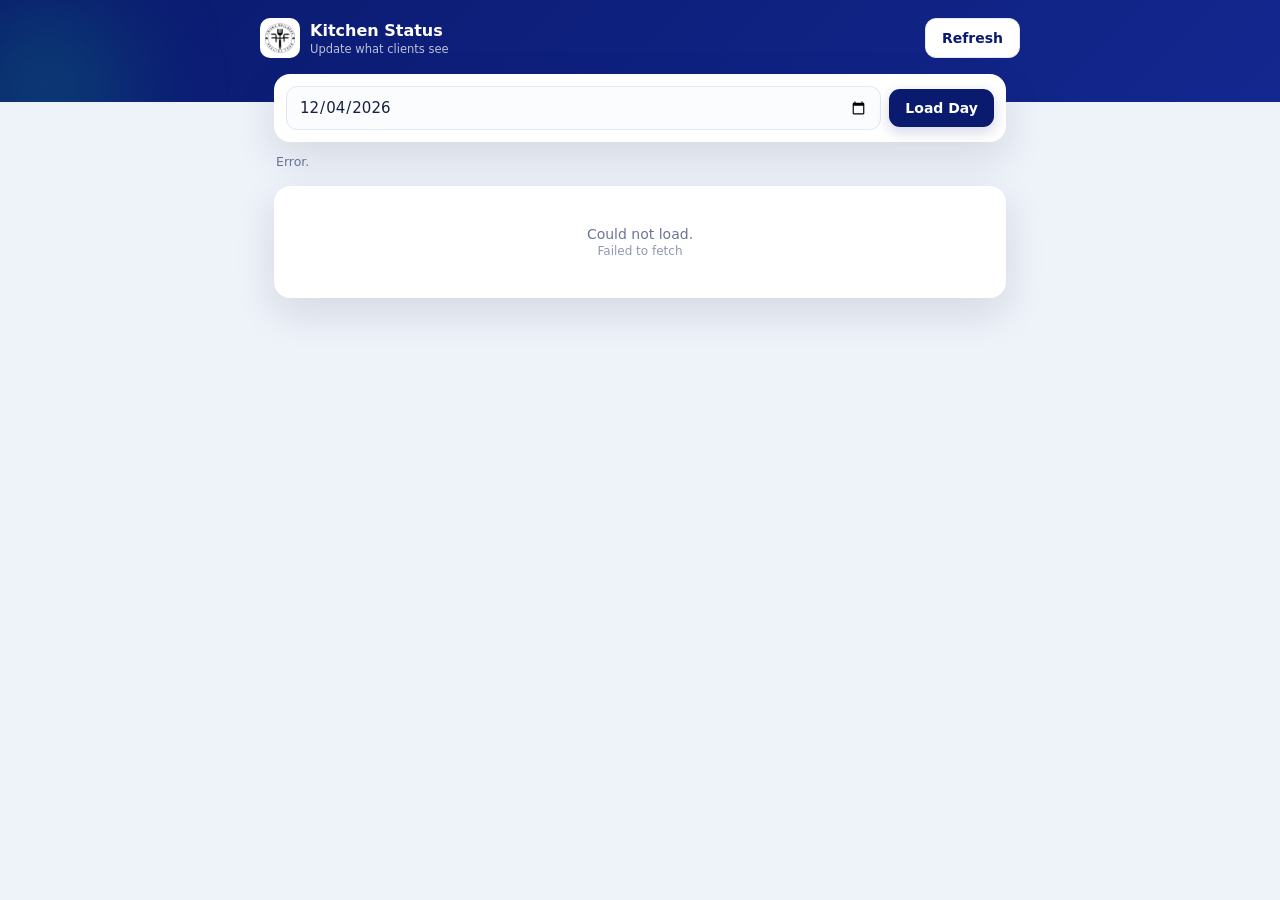
<file: client/kitchen-status.html>
<!DOCTYPE html>
<html lang="en">
<head>
<meta charset="utf-8">
<meta name="viewport" content="width=device-width, initial-scale=1">
<title>Friska — Kitchen Status</title>
<script src="config.js"></script>
<style>
  :root{
    --navy:#0a1a6e; --navy-deep:#08155a; --accent:#10b981; --accent-soft:#e7f7f1;
    --bg:#eef2f9; --ink:#16213e; --muted:#6b7596; --line:#e2e7f1;
    --radius:16px; --shadow:0 14px 40px rgba(20,33,62,0.12);
  }
  *{ box-sizing:border-box; }
  body{
    margin:0; background:var(--bg); color:var(--ink); min-height:100vh;
    font-family:"Poppins",system-ui,-apple-system,"Segoe UI",Roboto,sans-serif;
    -webkit-text-size-adjust:100%;
  }
  .hero{ background:linear-gradient(135deg,var(--navy),#13278f); padding:18px 16px 44px; position:relative; overflow:hidden; }
  .hero::after{ content:""; position:absolute; width:170px; height:170px; border-radius:50%;
    background:rgba(16,185,129,.22); filter:blur(50px); bottom:-70px; left:-40px; }
  .hero-in{ position:relative; z-index:1; display:flex; align-items:center; justify-content:space-between; gap:12px;
    max-width:760px; margin:0 auto; }
  .hero-brand{ display:flex; align-items:center; gap:10px; }
  .hero-brand img{ width:40px; height:40px; object-fit:contain; background:#fff; border-radius:10px; padding:5px; }
  .hero h1{ margin:0; font-size:16px; font-weight:700; color:#fff; }
  .hero p{ margin:2px 0 0; font-size:11.5px; color:rgba(255,255,255,.72); }

  .wrap{ max-width:760px; margin:0 auto; padding:0 14px 40px; }
  .toolbar{ margin-top:-28px; position:relative; z-index:2; background:#fff; border-radius:var(--radius);
    padding:12px; box-shadow:var(--shadow); display:flex; gap:8px; align-items:center; flex-wrap:wrap; }
  .toolbar input[type=date]{ flex:1; min-width:150px; padding:11px 12px; border:1.5px solid var(--line);
    border-radius:11px; font-size:15px; font-family:inherit; background:#fbfcfe; color:var(--ink); }
  .toolbar input[type=date]:focus{ outline:none; border-color:var(--accent); box-shadow:0 0 0 3px rgba(16,185,129,.12); }

  .btn{ border:none; border-radius:11px; padding:11px 16px; font-family:inherit; font-weight:700;
    font-size:14px; cursor:pointer; background:var(--navy); color:#fff; box-shadow:0 5px 14px rgba(10,26,110,.18); }
  .btn:active{ transform:scale(.98); background:var(--navy-deep); }
  .btn.ghost{ background:#fff; color:var(--navy); border:1.5px solid var(--line); box-shadow:none; }
  .btn:disabled{ opacity:.5; cursor:default; box-shadow:none; }

  .status-line{ font-size:12.5px; color:var(--muted); margin:12px 2px 0; min-height:18px; }

  .slot{ background:#fff; border-radius:var(--radius); box-shadow:var(--shadow); padding:16px; margin-top:14px;
    border:1px solid rgba(226,231,241,.7); }
  .slot-head{ display:flex; align-items:baseline; justify-content:space-between; gap:10px;
    padding-bottom:10px; margin-bottom:12px; border-bottom:1.5px solid var(--line); }
  .slot-name{ font-size:17px; font-weight:700; color:var(--navy); }
  .slot-count{ font-size:12px; color:var(--muted); font-weight:500; }

  .sub{ font-size:10.5px; font-weight:700; letter-spacing:.5px; text-transform:uppercase;
    color:var(--muted); margin:2px 0 8px; }

  .btn-row{ display:flex; gap:8px; flex-wrap:wrap; }
  .sbtn{ flex:1; min-width:120px; border:1.5px solid var(--line); background:#fff; color:var(--ink);
    border-radius:12px; padding:12px 8px; font-family:inherit; font-weight:700; font-size:13px; cursor:pointer;
    display:flex; flex-direction:column; align-items:center; gap:3px; transition:all .15s; }
  .sbtn .ic{ font-size:19px; }
  .sbtn:active{ transform:scale(.97); }
  .sbtn.on{ background:var(--accent); border-color:var(--accent); color:#fff; box-shadow:0 5px 14px rgba(16,185,129,.28); }
  .sbtn.past{ background:var(--accent-soft); border-color:#bfe8db; color:#0b7a5a; }

  .route{ border:1px solid var(--line); border-radius:13px; padding:12px; margin-top:10px; background:#fbfcfe; }
  .route-head{ display:flex; align-items:center; justify-content:space-between; gap:10px; margin-bottom:10px; }
  .route-name{ font-size:14.5px; font-weight:700; color:var(--navy); }
  .route-count{ font-size:11.5px; color:var(--muted); font-weight:500; }
  .chip{ font-size:10px; font-weight:700; letter-spacing:.4px; text-transform:uppercase;
    padding:3px 9px; border-radius:999px; background:#eef1f7; color:var(--muted); white-space:nowrap; }
  .chip.on{ background:var(--accent-soft); color:#0b7a5a; }

  .agent-row{ display:flex; gap:7px; margin-bottom:9px; flex-wrap:wrap; }
  .agent-row input{ flex:1; min-width:110px; padding:10px 11px; border:1.5px solid var(--line);
    border-radius:10px; font-size:14px; font-family:inherit; background:#fff; color:var(--ink); }
  .agent-row input:focus{ outline:none; border-color:var(--accent); box-shadow:0 0 0 3px rgba(16,185,129,.12); }
  .agent-row button{ flex:none; padding:10px 14px; font-size:13px; }
  .saved-note{ font-size:11px; color:#0b7a5a; font-weight:600; margin:-4px 0 8px; display:none; }

  .empty{ text-align:center; color:var(--muted); padding:40px 14px; font-size:14px;
    background:#fff; border-radius:var(--radius); box-shadow:var(--shadow); margin-top:14px; }

  .toast{ position:fixed; bottom:20px; left:50%; transform:translateX(-50%); background:var(--navy);
    color:#fff; padding:11px 20px; border-radius:11px; font-size:13.5px; font-weight:600;
    opacity:0; transition:opacity .3s; pointer-events:none; z-index:100; max-width:90%; text-align:center; }
  .toast.show{ opacity:1; }

  @media (max-width:520px){
    .sbtn{ min-width:0; font-size:11.5px; padding:11px 4px; }
    .sbtn .ic{ font-size:17px; }
  }

  .daybar{ background:#fff; border-radius:var(--radius); box-shadow:var(--shadow); padding:14px;
    margin-top:14px; border:1px solid rgba(226,231,241,.7); }
  .daybar .sub{ margin-top:0; }
  .daybar .hint{ font-size:11.5px; color:var(--muted); margin-top:8px; line-height:1.5; }
  .slot.done{ opacity:.62; }
  .closed-tag{ font-size:10px; font-weight:700; letter-spacing:.4px; text-transform:uppercase;
    background:#eef1f7; color:var(--muted); padding:3px 9px; border-radius:999px; white-space:nowrap; }
  .meal-name{ font-size:17px; font-weight:700; color:var(--navy); }
  .slot-sub{ font-size:11.5px; color:var(--muted); font-weight:500; }

  /* full-screen busy overlay so updates are visible wherever you scrolled to */
  #busy{ position:fixed; inset:0; background:rgba(238,242,249,.72); backdrop-filter:blur(2px);
    display:none; align-items:center; justify-content:center; z-index:500; }
  #busy.on{ display:flex; }
  #busy .box{ background:#fff; border-radius:16px; padding:22px 26px; box-shadow:var(--shadow);
    display:flex; flex-direction:column; align-items:center; gap:12px; min-width:170px; }
  #busy .ring{ width:34px; height:34px; border:3.5px solid var(--line); border-top-color:var(--accent);
    border-radius:50%; animation:spin .7s linear infinite; }
  #busy .txt{ font-size:13px; font-weight:600; color:var(--navy); }
  @keyframes spin{ to{ transform:rotate(360deg); } }

  /* collapsible delivery partners */
  .partners{ background:#fff; border-radius:var(--radius); box-shadow:var(--shadow); margin-top:14px;
    border:1px solid rgba(226,231,241,.7); overflow:hidden; }
  .partners-head{ display:flex; align-items:center; justify-content:space-between; gap:10px;
    padding:14px 16px; cursor:pointer; user-select:none; }
  .partners-head .t{ font-size:14.5px; font-weight:700; color:var(--navy); }
  .partners-head .s{ font-size:11.5px; color:var(--muted); font-weight:500; margin-top:2px; }
  .partners-head .arrow{ color:var(--muted); font-size:13px; flex:none; }
  .partners-body{ padding:0 16px 14px; border-top:1px solid var(--line); }
  .partners-body.hide{ display:none; }
  .prow{ display:flex; align-items:center; gap:8px; padding:10px 0; border-bottom:1px dashed var(--line); flex-wrap:wrap; }
  .prow:last-child{ border-bottom:none; }
  .prow .rname{ flex:0 0 100%; font-size:12.5px; font-weight:700; color:var(--navy); }
  .prow input{ flex:1; min-width:100px; padding:9px 11px; border:1.5px solid var(--line);
    border-radius:10px; font-size:14px; font-family:inherit; background:#fbfcfe; color:var(--ink); }
  .prow input:focus{ outline:none; border-color:var(--accent); background:#fff; box-shadow:0 0 0 3px rgba(16,185,129,.12); }
  .prow button{ flex:none; padding:9px 14px; font-size:13px; }
  .agent-chip{ font-size:11px; color:var(--muted); font-weight:600; }
  .agent-chip b{ color:var(--navy); }

  /* cooking: red until pressed, green once on */
  .sbtn.danger{ background:#dc2626; border-color:#dc2626; color:#fff; box-shadow:0 5px 14px rgba(220,38,38,.26); }
  .sbtn.danger .ic{ filter:none; }

  /* collapsible slot */
  .slot-head{ cursor:pointer; user-select:none; }
  .slot-head .chev{ color:var(--muted); font-size:13px; flex:none; margin-left:8px; }
  .slot-body.hide{ display:none; }

  /* compact route chips that wrap inline */
  .chipwrap{ display:flex; flex-wrap:wrap; gap:7px; margin-top:2px; }
  .rchip{ flex:0 0 auto; display:inline-flex; align-items:center; gap:7px;
    border:1.5px solid var(--line); background:#fff; color:var(--ink);
    border-radius:11px; padding:8px 11px; font-family:inherit; font-size:12.5px;
    font-weight:700; cursor:pointer; transition:all .13s; line-height:1.2; }
  .rchip:active{ transform:scale(.97); }
  .rchip .tick{ width:16px; height:16px; border-radius:5px; border:1.6px solid #c8d0e0;
    background:#fff; flex:none; display:flex; align-items:center; justify-content:center;
    font-size:11px; color:#fff; }
  .rchip .cnt{ font-weight:600; color:var(--muted); font-size:11px; }
  .rchip.sel{ border-color:var(--navy); background:#eef1fb; }
  .rchip.sel .tick{ background:var(--navy); border-color:var(--navy); }
  .rchip.done{ border-color:var(--accent); background:var(--accent-soft); color:#0b7a5a; }
  .rchip.done .tick{ background:var(--accent); border-color:var(--accent); }
  .rchip.done .cnt{ color:#0b7a5a; }
  .selbar{ display:flex; align-items:center; gap:10px; margin-top:10px; flex-wrap:wrap; }
  .sellink{ font-size:11.5px; font-weight:700; color:var(--navy); cursor:pointer; }
  .sellink.mute{ color:var(--muted); }
  .selcount{ font-size:11.5px; color:var(--muted); font-weight:600; margin-left:auto; }
  .actrow{ display:flex; gap:8px; margin-top:10px; flex-wrap:wrap; }
  .actrow .btn{ flex:1 1 auto; }
  .btn.go{ background:var(--accent); box-shadow:0 5px 14px rgba(16,185,129,.26); }
  .btn.go:disabled{ background:#c8d0e0; box-shadow:none; }
</style>
</head>
<body>

<div class="hero">
  <div class="hero-in">
    <div class="hero-brand">
      <img src="logo.png" alt="Friska">
      <div>
        <h1>Kitchen Status</h1>
        <p>Update what clients see</p>
      </div>
    </div>
    <button class="btn ghost" onclick="load(true)">Refresh</button>
  </div>
</div>

<div class="wrap">
  <div class="toolbar">
    <input type="date" id="date">
    <button class="btn" id="loadBtn" onclick="load()">Load Day</button>
  </div>
  <div class="status-line" id="statusLine">Pick a date and press Load Day.</div>
  <div id="board"></div>
</div>

<div id="busy"><div class="box"><div class="ring"></div><div class="txt" id="busyTxt">Updating…</div></div></div>

<div class="toast" id="toast"></div>

<script>
/* Endpoint comes from config.js so a redeploy only needs editing there. */
function cfgVal(name, fallback){
  try {
    const v = eval("typeof " + name + " !== 'undefined' ? " + name + " : undefined");
    return (v === undefined || v === null || v === "") ? fallback : v;
  } catch(e){ return fallback; }
}
const API = cfgVal("API_URL", "");

/* Cooking is day-wide, Packaging is per slot, Dispatched is per route.
   There is no Delivered step - nobody confirms delivery. */
const META = {
  'Cooking':    { icon:'\u{1F373}', label:'Cooking Started' },
  'Packaging':  { icon:'\u{1F4E6}', label:'Packaging' },
  'Dispatched': { icon:'\u{1F6F5}', label:'Dispatched' }
};

let BOARD = null;
let busy = false;
let partnersOpen = false;
let slotOpen = {};        // slot -> bool
let picked  = {};         // "slot||route" -> true

const dateEl = document.getElementById('date');
const boardEl = document.getElementById('board');
const lineEl = document.getElementById('statusLine');

dateEl.valueAsDate = new Date();
dateEl.addEventListener('click', () => { try{ dateEl.showPicker(); }catch(e){} });

function esc(s){ return String(s==null?'':s).replace(/&/g,'&amp;').replace(/</g,'&lt;').replace(/>/g,'&gt;'); }
function attr(s){ return String(s==null?'':s).replace(/'/g,"\\'").replace(/"/g,'&quot;'); }

function toast(msg){
  const t = document.getElementById('toast');
  t.textContent = msg; t.classList.add('show');
  setTimeout(()=>t.classList.remove('show'), 1900);
}
function setLine(msg){ lineEl.textContent = msg; }

/* centred overlay so it is visible no matter where the page is scrolled */
function showBusy(on, text){
  const b = document.getElementById('busy');
  const t = document.getElementById('busyTxt');
  if(t && text) t.textContent = text;
  if(b) b.classList.toggle('on', !!on);
}

async function api(action, params){
  if(!API) throw new Error('config.js did not load or has no API_URL');
  const body = new URLSearchParams(Object.assign({ action }, params || {}));
  const res = await fetch(API, { method:'POST', body });
  const text = await res.text();
  try { return JSON.parse(text); }
  catch(e){ throw new Error('Server did not return JSON (HTTP ' + res.status + ')'); }
}

async function load(force){
  if(!dateEl.value){ setLine('Pick a date first.'); return; }
  boardEl.innerHTML = '';
  showBusy(true, 'Loading the day\u2026');
  setLine('Loading ' + dateEl.value + '\u2026');
  try {
    const r = await api('getKitchenBoard', { date: dateEl.value, fresh: (force ? 'true' : 'false') });
    if(!r || !r.ok) throw new Error((r && r.message) || 'Could not load the day');
    BOARD = r;
    picked = {};
    (r.slots||[]).forEach(s => { if(slotOpen[s.slot] === undefined) slotOpen[s.slot] = !s.expired; });
    render();
    const total = (r.slots||[]).reduce((s,x)=>s+x.clients,0);
    setLine(total + ' client(s) across ' + (r.slots||[]).length + ' slot(s) on ' + r.date + '.');
  } catch(err){
    boardEl.innerHTML = '<div class="empty">Could not load.<br><span style="font-size:12px;opacity:.75;">'
      + esc(err.message||err) + '</span></div>';
    setLine('Error.');
  } finally {
    showBusy(false);
  }
}

/* every distinct route across all slots, so numbers live in one place */
function rkey(r){ return String(r||'').replace(/\s+/g,' ').trim().toLowerCase(); }

/* every saved agent from the sheet, plus any route running today that has none
   yet - so a number saved earlier always reads back, even on a day that route
   is not running */
function allRoutes(){
  const map = {};
  (BOARD.agents||[]).forEach(a => {
    map[rkey(a.route)] = { route:a.route, name:a.name, phone:a.phone, today:false };
  });
  (BOARD.slots||[]).forEach(s => (s.routes||[]).forEach(r => {
    const k = rkey(r.route);
    if(!map[k]) map[k] = { route:r.route, name:r.agentName, phone:r.agentPhone, today:true };
    else map[k].today = true;
  }));
  return Object.keys(map).map(k=>map[k]).sort((a,b)=>{
    if(a.route === 'No Route') return 1;
    if(b.route === 'No Route') return -1;
    return a.route.localeCompare(b.route, undefined, { numeric:true });
  });
}
function routeId(route){ return btoa(unescape(encodeURIComponent(route))).replace(/=/g,''); }
function pickKey(slot, route){ return slot + '||' + route; }
function pickedIn(slot){
  return Object.keys(picked).filter(k => picked[k] && k.indexOf(slot + '||') === 0)
               .map(k => k.slice(slot.length + 2));
}

function render(){
  if(!BOARD || !BOARD.slots || !BOARD.slots.length){
    boardEl.innerHTML = '<div class="empty">No orders for this date.</div>';
    return;
  }

  /* ---- delivery partners, collapsed by default ---- */
  const routes = allRoutes();
  const filled = routes.filter(r => r.phone).length;

  const partners =
    '<div class="partners">'
      + '<div class="partners-head" onclick="togglePartners()">'
        + '<div><div class="t">Delivery partners</div>'
        + '<div class="s">' + filled + ' of ' + routes.length + ' route(s) have a number saved</div></div>'
        + '<div class="arrow">' + (partnersOpen ? '\u25B4' : '\u25BE') + '</div>'
      + '</div>'
      + '<div class="partners-body' + (partnersOpen ? '' : ' hide') + '">'
        + routes.map(r => {
            const id = routeId(r.route);
            return '<div class="prow">'
              + '<div class="rname">' + esc(r.route)
                + (r.name || r.phone
                    ? ' <span class="agent-chip">\u00b7 <b>' + esc(r.name || '\u2014') + '</b> ' + esc(r.phone || '') + '</span>'
                    : ' <span class="agent-chip">\u00b7 not set</span>')
              + (r.today ? '' : ' <span class="agent-chip" style="opacity:.6;">\u00b7 not running today</span>')
              + '</div>'
              + '<input type="text" id="an_' + id + '" placeholder="Name" value="' + attr(r.name) + '">'
              + '<input type="tel" id="ap_' + id + '" inputmode="numeric" placeholder="Phone" value="' + attr(r.phone) + '">'
              + '<button class="btn ghost" onclick="saveAgent(\'' + attr(r.route) + '\')">Save</button>'
            + '</div>';
          }).join('')
      + '</div>'
    + '</div>';

  /* ---- day-wide cooking: red until pressed, green once on ---- */
  const cookCls = 'sbtn ' + (BOARD.dayCooking ? 'on' : 'danger');
  const cookTime = BOARD.dayUpdated ? String(BOARD.dayUpdated).slice(11,16) : '';
  const dayBar =
    '<div class="daybar">'
      + '<div class="sub">Whole day \u00b7 all slots</div>'
      + '<div class="btn-row">'
        + '<button class="'+cookCls+'" onclick="setStatus(\'__DAY__\',\'__ALL__\',\'Cooking\','+(BOARD.dayCooking?'true':'false')+')">'
          + '<span class="ic">' + META.Cooking.icon + '</span>'
          + (BOARD.dayCooking ? 'Cooking Started' : 'Cooking Not Started')
          + (cookTime && BOARD.dayCooking ? '<span style="font-size:10px;opacity:.85;">' + esc(cookTime) + '</span>' : '')
        + '</button>'
      + '</div>'
      + '<div class="hint">Every client \u2014 morning, afternoon and evening \u2014 sees "Cooking" '
        + 'as soon as this is on. Press again to undo.</div>'
    + '</div>';

  const slotsHtml = BOARD.slots.map(s => {

    const closed = !!s.expired;
    const open = !!slotOpen[s.slot];

    const packCls = 'sbtn' + (s.packaging ? ' on' : '');
    const packBtn =
      '<button class="'+packCls+'" onclick="setStatus(\'' + attr(s.slot) + '\',\'__ALL__\',\'Packaging\','+(s.packaging?'true':'false')+')">'
        + '<span class="ic">' + META.Packaging.icon + '</span>' + esc(s.meal) + ' Packaging'
      + '</button>';

    const doneCount = s.routes.filter(r => r.dispatched).length;

    /* compact chips, wrap inline, tick to select */
    const chips = s.routes.map(r => {
      const key = pickKey(s.slot, r.route);
      const sel = !!picked[key];
      const cls = 'rchip' + (r.dispatched ? ' done' : '') + (sel ? ' sel' : '');
      const tick = (sel || r.dispatched) ? '\u2713' : '';
      const t = r.updated ? String(r.updated).slice(11,16) : '';
      return '<button class="'+cls+'" onclick="togglePick(\'' + attr(s.slot) + '\',\'' + attr(r.route) + '\')">'
        + '<span class="tick">' + tick + '</span>'
        + '<span>' + esc(r.route) + '</span>'
        + '<span class="cnt">' + r.clients + (r.dispatched && t ? ' \u00b7 ' + esc(t) : '') + '</span>'
      + '</button>';
    }).join('');

    const nPicked = pickedIn(s.slot).length;

    const body =
      '<div class="btn-row">' + packBtn + '</div>'
      + '<div class="sub" style="margin-top:16px;">Dispatch by route '
        + '<span style="color:var(--accent);">\u00b7 ' + doneCount + ' of ' + s.routes.length + ' dispatched</span></div>'
      + '<div class="chipwrap">' + chips + '</div>'
      + '<div class="selbar">'
        + '<span class="sellink" onclick="pickAll(\'' + attr(s.slot) + '\',true)">Select all</span>'
        + '<span class="sellink mute" onclick="pickAll(\'' + attr(s.slot) + '\',false)">Untick all</span>'
        + '<span class="selcount">' + nPicked + ' selected</span>'
      + '</div>'
      + '<div class="actrow">'
        + '<button class="btn go" ' + (nPicked ? '' : 'disabled') + ' onclick="dispatchPicked(\'' + attr(s.slot) + '\',false)">'
          + META.Dispatched.icon + '  Dispatch selected</button>'
        + '<button class="btn ghost" ' + (nPicked ? '' : 'disabled') + ' onclick="dispatchPicked(\'' + attr(s.slot) + '\',true)">Mark not dispatched</button>'
      + '</div>';

    return '<div class="slot' + (closed ? ' done' : '') + '">'
      + '<div class="slot-head" onclick="toggleSlot(\'' + attr(s.slot) + '\')">'
        + '<div><div class="meal-name">' + esc(s.meal) + '</div>'
        + '<div class="slot-sub">' + esc(s.slot) + ' slot \u00b7 ' + s.clients + ' client(s) \u00b7 '
          + doneCount + '/' + s.routes.length + ' dispatched</div></div>'
        + (closed ? '<span class="closed-tag">Closed \u00b7 resets ' + s.resetHour + ':00</span>' : '')
        + '<span class="chev">' + (open ? '\u25B4' : '\u25BE') + '</span>'
      + '</div>'
      + '<div class="slot-body' + (open ? '' : ' hide') + '">' + body + '</div>'
    + '</div>';
  }).join('');

  boardEl.innerHTML = partners + dayBar + slotsHtml;
}

function togglePartners(){ partnersOpen = !partnersOpen; render(); }
function toggleSlot(slot){ slotOpen[slot] = !slotOpen[slot]; render(); }

function togglePick(slot, route){
  const k = pickKey(slot, route);
  if(picked[k]) delete picked[k]; else picked[k] = true;
  render();
}
function pickAll(slot, on){
  const s = (BOARD.slots||[]).find(x => x.slot === slot);
  if(!s) return;
  s.routes.forEach(r => {
    const k = pickKey(slot, r.route);
    if(on) picked[k] = true; else delete picked[k];
  });
  render();
}

/* one call for however many routes are ticked */
async function dispatchPicked(slot, undo){
  if(busy) return;
  const list = pickedIn(slot);
  if(!list.length){ toast('Tick at least one route'); return; }

  busy = true;
  showBusy(true, undo ? 'Undoing\u2026' : ('Dispatching ' + list.length + ' route(s)\u2026'));
  setLine('Updating\u2026');
  try {
    const r = await api('setKitchenStatus', {
      date: dateEl.value,
      slot: slot,
      route: list.join('||'),
      status: undo ? '' : 'Dispatched'
    });
    if(!r || !r.ok) throw new Error((r && r.message) || 'Update failed');
    if(r.board){ BOARD = r.board; }
    list.forEach(rt => delete picked[pickKey(slot, rt)]);
    render();
    toast((undo ? 'Cleared ' : 'Dispatched ') + list.length + ' route(s) in ' + slot);
    setLine((undo ? 'Cleared ' : 'Dispatched ') + list.join(', ') + ' in ' + slot + '.');
  } catch(err){
    toast('Failed: ' + (err.message || err));
    setLine('Update failed.');
  } finally {
    busy = false;
    showBusy(false);
  }
}

/* pressing an active button again clears that level */
async function setStatus(slot, route, status, isOn){
  if(busy) return;
  busy = true;
  const send = isOn ? '' : status;
  showBusy(true, send ? ('Setting ' + send + '\u2026') : 'Clearing\u2026');
  setLine('Updating\u2026');
  try {
    const r = await api('setKitchenStatus', { date: dateEl.value, slot, route, status: send });
    if(!r || !r.ok) throw new Error((r && r.message) || 'Update failed');
    if(r.board) { BOARD = r.board; render(); }
    const what = (slot === '__DAY__') ? 'Cooking (whole day)'
               : (route === '__ALL__' || route === 'ALL') ? (slot + ' \u00b7 all routes')
               : (slot + ' \u00b7 ' + route);
    toast(send ? (what + ' \u2192 ' + send) : (what + ' cleared'));
    setLine(send ? ('Set ' + what + ' to ' + send + '.') : ('Cleared ' + what + '.'));
  } catch(err){
    toast('Failed: ' + (err.message || err));
    setLine('Update failed.');
  } finally {
    busy = false;
    showBusy(false);
  }
}

async function saveAgent(route){
  if(busy) return;
  busy = true;
  const id = routeId(route);
  const name = (document.getElementById('an_' + id) || {}).value || '';
  const phone = (document.getElementById('ap_' + id) || {}).value || '';
  showBusy(true, 'Saving\u2026');
  try {
    const r = await api('saveDeliveryAgent', { route, name, agentPhone: phone });
    if(!r || !r.ok) throw new Error((r && r.message) || 'Save failed');
    (BOARD.slots||[]).forEach(s => (s.routes||[]).forEach(x => {
      if(x.route === route){ x.agentName = r.name; x.agentPhone = r.phone; }
    }));
    partnersOpen = true;
    render();
    toast('Saved for ' + route);
  } catch(err){
    toast('Save failed: ' + (err.message || err));
  } finally {
    busy = false;
    showBusy(false);
  }
}

load();
</script>

</body>
</html>
</file>
<file: css/style.css>
/* Friska Wellness — site styles (matched to quote generator palette) */
:root{
  --navy:#0a1a6e;
  --navy-deep:#08155a;
  --accent:#10b981;
  --accent-soft:#e7f7f1;
  --bg:#f4f7fc;
  --ink:#16213e;
  --muted:#6b7596;
  --line:#e2e7f1;
  --white:#ffffff;

  --display:"Poppins",system-ui,sans-serif;
  --body:system-ui,-apple-system,BlinkMacSystemFont,"Segoe UI",Roboto,sans-serif;
  --container:1180px;
}

*{box-sizing:border-box;}
html{scroll-behavior:smooth;}
body{
  margin:0;background:var(--bg);color:var(--ink);
  font-family:var(--body);font-size:16px;line-height:1.6;
  position:relative;overflow-x:clip;
  -webkit-font-smoothing:antialiased;
}
body::before,body::after{
  content:"";position:fixed;border-radius:50%;filter:blur(70px);z-index:0;pointer-events:none;
}
body::before{width:340px;height:340px;background:rgba(16,185,129,0.16);top:-120px;left:-120px;}
body::after{width:380px;height:380px;background:rgba(10,26,110,0.10);bottom:-160px;right:-140px;}

img{max-width:100%;display:block;}
a{color:inherit;}
h1,h2,h3,h4{font-family:var(--display);font-weight:700;line-height:1.2;margin:0;color:var(--navy);}
p{margin:0;}
.wrap{position:relative;z-index:1;max-width:var(--container);margin:0 auto;padding:0 24px;}

@media (prefers-reduced-motion: reduce){*{animation-duration:.01ms !important;transition-duration:.01ms !important;}}

[data-reveal]{opacity:0;transform:translateY(24px);transition:opacity .6s ease, transform .6s ease;}
[data-reveal].in{opacity:1;transform:translateY(0);}

.eyebrow{
  display:inline-flex;align-items:center;gap:7px;
  background:#eaeefb;color:var(--navy);
  font-family:var(--display);font-size:12px;font-weight:700;letter-spacing:.3px;
  padding:6px 13px;border-radius:99px;
}

/* ---------- Header ---------- */
.site-header{
  position:sticky;top:0;z-index:30;
  border-bottom:1px solid #eef1f7;
}
/* The blur lives on a pseudo-element, NOT on .site-header itself.
   backdrop-filter on an element makes it a containing block for its
   position:fixed children, which would trap the mobile nav inside the
   72px header instead of letting it cover the screen. */
.site-header::before{
  content:"";position:absolute;inset:0;z-index:-1;
  background:rgba(255,255,255,0.92);
  backdrop-filter:blur(8px);
}
.site-header .wrap{display:flex;align-items:center;justify-content:space-between;height:72px;}
.logo{
  font-family:var(--display);font-size:20px;font-weight:800;
  text-decoration:none;color:var(--navy);display:flex;align-items:center;gap:11px;
}
.logo-mark{
  height:34px;width:auto;object-fit:contain;flex-shrink:0;
  transition:opacity .35s ease, transform .35s ease;
}
.logo-mark.hidden{opacity:0;transform:scale(.75);}

.hero-logo{
  display:block;margin:0 auto 10px;
  height:clamp(150px,19vw,240px);width:auto;object-fit:contain;
  transform-origin:center top;
  will-change:transform,opacity;
}
nav.main-nav{display:flex;align-items:center;gap:32px;}
nav.main-nav a{
  text-decoration:none;font-family:var(--display);font-size:14.5px;font-weight:600;
  color:var(--ink);position:relative;padding:4px 0;
}
nav.main-nav a::after{
  content:"";position:absolute;left:0;right:0;bottom:-2px;height:2px;background:var(--accent);
  transform:scaleX(0);transform-origin:left;transition:transform .25s ease;
}
nav.main-nav a:hover::after{transform:scaleX(1);}

.btn{
  display:inline-flex;align-items:center;justify-content:center;gap:8px;
  font-family:var(--display);padding:14px 24px;border-radius:14px;
  font-weight:700;font-size:15px;text-decoration:none;border:1.5px solid transparent;
  cursor:pointer;transition:transform .18s ease, box-shadow .18s ease, background .18s ease;
}
.btn-primary{background:var(--navy);color:#fff;box-shadow:0 6px 16px rgba(10,26,110,0.22);}
.btn-primary:hover{transform:translateY(-2px);box-shadow:0 10px 22px rgba(10,26,110,0.3);}
.btn-primary:active{background:var(--navy-deep);}
.btn-outline{background:var(--white);border-color:var(--line);color:var(--navy);}
.btn-outline:hover{border-color:#cfd5e6;transform:translateY(-2px);box-shadow:0 6px 16px rgba(20,33,62,0.08);}
.btn-accent{background:var(--accent);color:#fff;box-shadow:0 6px 16px rgba(16,185,129,0.28);}
.btn-accent:hover{transform:translateY(-2px);box-shadow:0 10px 22px rgba(16,185,129,0.36);}
.cta-inner .btn-wa-ghost{background:rgba(255,255,255,0.16);color:#fff;border:1.5px solid rgba(255,255,255,0.4);box-shadow:none;}
.cta-inner .btn-wa-ghost:hover{background:rgba(255,255,255,0.26);box-shadow:none;}

.nav-toggle{display:none;background:none;border:0;cursor:pointer;padding:6px;}
.nav-toggle span{display:block;width:24px;height:2px;background:var(--navy);margin:5px 0;border-radius:2px;}


/* ---------- Hero ---------- */
.hero{padding:64px 0 0;}
.hero .wrap{display:grid;grid-template-columns:1fr .92fr;gap:56px;align-items:center;}
.hero h1{font-size:clamp(38px,5vw,58px);margin-top:14px;letter-spacing:-.5px;}
.hero h1 em{font-style:normal;color:var(--accent);}
.hero p.lede{margin-top:18px;max-width:460px;font-size:16.5px;color:var(--muted);line-height:1.65;}
.hero-cta{margin-top:28px;display:flex;gap:12px;flex-wrap:wrap;}
.hero-badges{margin-top:32px;display:flex;gap:14px;flex-wrap:wrap;}
.hero-badges .badge{
  display:flex;align-items:center;gap:9px;
  background:var(--white);border:1.5px solid var(--line);border-radius:99px;
  padding:9px 15px;font-family:var(--display);font-size:13px;font-weight:600;color:var(--navy);
}
.hero-badges .badge .ico{
  width:20px;height:20px;border-radius:50%;background:var(--accent-soft);color:var(--accent);
  display:flex;align-items:center;justify-content:center;font-size:12px;font-weight:700;flex-shrink:0;
}

.hero-visual{position:relative;padding-bottom:56px;}

/* --- Carousel --- */
.carousel{
  position:relative;border-radius:24px;overflow:hidden;
  aspect-ratio:4/5;                 /* fallback — JS replaces this with the real
                                       ratio of hero-1 as soon as it loads */
  box-shadow:0 20px 50px rgba(20,33,62,0.14);z-index:1;background:var(--white);
}
.carousel-track{position:absolute;inset:0;}
.carousel-slide{position:absolute;inset:0;opacity:0;transition:opacity .7s ease;}
.carousel-slide.active{opacity:1;}
.carousel-slide img{width:100%;height:100%;object-fit:cover;}

.carousel-btn{
  position:absolute;top:50%;transform:translateY(-50%);z-index:4;
  width:38px;height:38px;border-radius:50%;border:none;cursor:pointer;
  background:rgba(255,255,255,0.92);color:var(--navy);
  font-size:18px;line-height:1;display:flex;align-items:center;justify-content:center;
  box-shadow:0 4px 12px rgba(20,33,62,0.15);
  transition:background .2s ease, transform .2s ease;
}
.carousel-btn:hover{background:#fff;transform:translateY(-50%) scale(1.08);}
.carousel-btn.prev{left:12px;}
.carousel-btn.next{right:12px;}

.carousel-dots{position:absolute;bottom:14px;left:0;right:0;z-index:4;display:flex;justify-content:center;gap:7px;}
.carousel-dots button{
  width:8px;height:8px;border-radius:50%;border:none;cursor:pointer;padding:0;
  background:rgba(255,255,255,0.55);transition:background .2s ease, transform .2s ease;
}
.carousel-dots button.active{background:var(--accent);transform:scale(1.3);}

.hero-float{
  position:absolute;left:-28px;bottom:-16px;z-index:3;
  background:var(--white);border-radius:18px;padding:14px 18px;
  box-shadow:0 12px 32px rgba(20,33,62,0.16);
  display:flex;align-items:center;gap:13px;max-width:245px;
}
.hero-float .thumb{width:46px;height:46px;border-radius:13px;overflow:hidden;flex-shrink:0;background:var(--bg);}
.hero-float .thumb img{width:100%;height:100%;object-fit:cover;}
.hero-float strong{display:block;font-family:var(--display);font-size:14px;color:var(--navy);}
.hero-float span{font-size:12px;color:var(--muted);}
.hero-tag{
  position:absolute;top:20px;right:-12px;z-index:5;
  background:var(--accent);color:#fff;
  font-family:var(--display);padding:8px 16px;border-radius:99px;
  font-size:12px;font-weight:700;
  box-shadow:0 6px 16px rgba(16,185,129,0.35);
}

/* ---------- Section heads ---------- */
.section-head{max-width:620px;margin-bottom:44px;}
.section-head h2{font-size:clamp(27px,3.2vw,38px);margin-top:13px;}
.section-head p{margin-top:14px;color:var(--muted);font-size:16px;}

/* ---------- Why (Q&A + caption cards) ---------- */
.why{padding:90px 0;}
.why-qa{
  display:grid;grid-template-columns:1fr 1.15fr;gap:44px;align-items:center;
  background:var(--white);border-radius:24px;padding:38px 34px;
  box-shadow:0 20px 50px rgba(20,33,62,0.08);
}
.why-qa h2{font-size:clamp(30px,3.6vw,44px);margin-top:13px;}
.why-answer .kicker{font-family:var(--display);font-size:17px;font-weight:700;color:var(--navy);margin-bottom:14px;}
.why-answer p{font-size:16px;color:var(--muted);line-height:1.75;}

.why-cards{margin-top:28px;display:grid;grid-template-columns:repeat(3,1fr);gap:20px;align-items:start;}
.why-card{
  position:relative;margin:0;border-radius:20px;overflow:hidden;
  background:var(--white);box-shadow:0 8px 24px rgba(20,33,62,0.08);
}
.why-card img{display:block;width:100%;height:auto;}
.why-card::after{
  content:"";position:absolute;inset:0;
  background:linear-gradient(to top, rgba(10,26,110,0.55), transparent 42%);
}
.why-card figcaption{
  position:absolute;left:20px;right:20px;bottom:18px;z-index:2;
  font-family:var(--display);font-size:21px;font-weight:700;color:#fff;line-height:1.2;
  text-shadow:0 1px 5px rgba(6,18,60,0.7);
}

/* ---------- Plan builder promo ---------- */
.planner{padding:0 0 90px;}
.planner-inner{
  display:grid;grid-template-columns:1.1fr .9fr;gap:44px;align-items:center;
  background:var(--white);border-radius:24px;padding:40px 36px;
  box-shadow:0 20px 50px rgba(20,33,62,0.08);
}
.planner-inner h2{font-size:clamp(26px,3vw,36px);margin-top:13px;}
.planner-inner > div > p{margin-top:14px;color:var(--muted);font-size:16px;line-height:1.7;}
.planner-inner .btn{margin-top:24px;}
.planner-steps{list-style:none;margin:0;padding:0;display:grid;gap:12px;}
.planner-steps li{
  display:flex;align-items:center;gap:14px;
  background:var(--bg);border-radius:14px;padding:14px 18px;
  font-family:var(--display);font-size:14.5px;font-weight:600;color:var(--navy);
}
.planner-steps li span{
  width:28px;height:28px;border-radius:50%;flex-shrink:0;
  background:#eaeefb;color:var(--navy);
  display:flex;align-items:center;justify-content:center;font-size:13px;font-weight:700;
}

/* ---------- Tiers ---------- */
.tiers{padding:90px 0;}
.tier-grid{display:grid;grid-template-columns:repeat(4,1fr);gap:20px;}
.tier-item{
  position:relative;overflow:hidden;
  background:var(--white);border-radius:20px;
  border:1.5px solid var(--line);
  box-shadow:0 8px 24px rgba(20,33,62,0.10);
  transition:transform .3s ease, box-shadow .3s ease;
}
.tier-item:hover{
  transform:translateY(-6px);
  box-shadow:0 16px 36px rgba(20,33,62,0.14);
  border-color:var(--line);
}

/* The graphic sits in normal flow, so the card is exactly as tall as the image —
   no letterboxing. Our text is a panel that fades over it on hover. */
.tier-media{display:block;}
.tier-media img{display:block;width:100%;height:auto;}

.tier-body{
  position:absolute;inset:0;z-index:2;
  display:flex;flex-direction:column;justify-content:center;
  padding:28px 24px;
  background:var(--white);
  opacity:0;transition:opacity .35s ease;
}
.tier-item:hover .tier-body{opacity:1;}

.tier-num{
  align-self:flex-start;
  font-family:var(--display);font-size:11.5px;font-weight:700;letter-spacing:.4px;
  background:#eaeefb;color:var(--navy);padding:5px 11px;border-radius:99px;
}
.tier-item h3{font-size:18px;margin-top:14px;color:var(--navy);}
.tier-item p{margin-top:10px;font-size:14px;color:var(--muted);}

/* ---------- Gallery ---------- */
/* Base image sits in flow so each banner is exactly its own height. */
.gallery{padding:0 0 90px;}
.gallery-grid{display:grid;grid-template-columns:repeat(3,1fr);gap:22px;align-items:start;}
.gallery-grid figure{
  margin:0;position:relative;border-radius:20px;overflow:hidden;
  background:var(--white);
  box-shadow:0 8px 24px rgba(20,33,62,0.08);
  transition:transform .35s ease, box-shadow .35s ease;
}
.gallery-grid figure:hover{transform:translateY(-6px);box-shadow:0 20px 44px rgba(20,33,62,0.16);}
.g-base{display:block;width:100%;height:auto;transition:opacity .5s ease;}
.g-hover{
  position:absolute;inset:0;width:100%;height:100%;object-fit:cover;
  opacity:0;transition:opacity .5s ease;
}
.gallery-grid figure:hover .g-base{opacity:0;}
.gallery-grid figure:hover .g-hover{opacity:1;}
.gallery-grid figcaption{display:none;}

/* Tap toggles the pair on touch screens, where :hover sticks after a tap
   and needs a second "hard" tap to clear. */
.gallery-grid figure.flipped .g-base{opacity:0;}
.gallery-grid figure.flipped .g-hover{opacity:1;}
@media (hover: none){
  .gallery-grid figure{cursor:pointer;}
  .gallery-grid figure:hover .g-base{opacity:1;}
  .gallery-grid figure:hover .g-hover{opacity:0;}
  .gallery-grid figure.flipped .g-base{opacity:0;}
  .gallery-grid figure.flipped .g-hover{opacity:1;}
}

/* ---------- Google reviews ---------- */
.testimonials{padding:0 0 90px;}

.rv-summary{
  display:flex;align-items:center;gap:18px;flex-wrap:wrap;
  background:var(--white);border-radius:20px;padding:20px 24px;margin-bottom:22px;
  box-shadow:0 8px 24px rgba(20,33,62,0.07);
}
.rv-score{font-family:var(--display);font-size:34px;font-weight:800;color:var(--navy);line-height:1;}
.rv-summary .rv-stars{font-size:16px;}
.rv-meta{font-size:13.5px;color:var(--muted);margin-top:4px;}
.rv-link{
  font-family:var(--display);font-size:13.5px;font-weight:600;
  color:var(--accent);text-decoration:none;white-space:nowrap;
}
.rv-link:hover{text-decoration:underline;}
.rv-nav{margin-left:auto;display:flex;align-items:center;gap:16px;}
.rv-arrows{display:flex;gap:8px;}
.rv-arrow{
  width:38px;height:38px;border-radius:50%;cursor:pointer;
  border:1.5px solid var(--line);background:var(--white);color:var(--navy);
  font-size:17px;line-height:1;display:flex;align-items:center;justify-content:center;
  transition:background .2s ease,color .2s ease,border-color .2s ease,opacity .2s ease;
}
.rv-arrow:hover{background:var(--navy);color:#fff;border-color:var(--navy);}
.rv-arrow[disabled]{opacity:.35;cursor:default;}
.rv-arrow[disabled]:hover{background:var(--white);color:var(--navy);border-color:var(--line);}

.rv-track{
  display:flex;gap:20px;align-items:stretch;
  overflow-x:auto;scroll-snap-type:x mandatory;
  scroll-behavior:smooth;
  padding:4px 4px 10px;margin:-4px -4px -10px;
  scrollbar-width:none;-ms-overflow-style:none;
}
.rv-track::-webkit-scrollbar{display:none;}

.rv-card{
  flex:0 0 calc((100% - 40px) / 3);
  scroll-snap-align:start;
  display:flex;flex-direction:column;
  background:var(--white);border-radius:20px;padding:24px 22px;
  box-shadow:0 8px 24px rgba(20,33,62,0.07);
  transition:transform .3s ease, box-shadow .3s ease;
}
.rv-card:hover{transform:translateY(-4px);box-shadow:0 16px 36px rgba(20,33,62,0.12);}
.rv-head{display:flex;align-items:center;gap:12px;margin-bottom:13px;}
.rv-avatar{
  width:42px;height:42px;border-radius:50%;flex-shrink:0;object-fit:cover;
  background:var(--accent-soft);color:var(--accent);
  display:flex;align-items:center;justify-content:center;
  font-family:var(--display);font-size:15px;font-weight:700;
}
.rv-who{min-width:0;}
.rv-name{
  font-family:var(--display);font-size:14.5px;font-weight:600;color:var(--navy);
  white-space:nowrap;overflow:hidden;text-overflow:ellipsis;
}
.rv-when{font-size:12px;color:var(--muted);margin-top:2px;}
.rv-stars{color:#F5A623;letter-spacing:2px;font-size:14px;}
.rv-stars .off{color:#dfe3ec;}
.rv-text{margin-top:11px;font-size:14.5px;color:var(--ink);line-height:1.7;}
.rv-more{
  background:none;border:none;padding:0;margin-top:6px;cursor:pointer;align-self:flex-start;
  font-family:var(--display);font-size:13px;font-weight:600;color:var(--accent);
}
.rv-more:hover{text-decoration:underline;}
.rv-badge{
  display:flex;align-items:center;gap:6px;margin-top:auto;padding-top:14px;
  font-size:11.5px;color:var(--muted);
}
.rv-badge svg{width:14px;height:14px;flex-shrink:0;}

.rv-dots{display:flex;justify-content:center;gap:7px;margin-top:18px;}
.rv-dots button{
  width:8px;height:8px;border-radius:50%;border:none;cursor:pointer;padding:0;
  background:#cfd5e6;transition:background .2s ease,transform .2s ease;
}
.rv-dots button.active{background:var(--accent);transform:scale(1.3);}

.rv-state{
  background:var(--white);border-radius:20px;padding:34px 24px;text-align:center;
  box-shadow:0 8px 24px rgba(20,33,62,0.07);color:var(--muted);font-size:14.5px;
}

@media (max-width:1000px){
  .rv-card{flex:0 0 calc((100% - 20px) / 2);}
}
@media (max-width:680px){
  .rv-card{flex:0 0 86%;}
  .rv-nav{margin-left:0;width:100%;justify-content:space-between;}
}

/* ---------- CTA band ---------- */
.cta-band{padding:0 0 90px;}
.cta-inner{
  position:relative;overflow:hidden;
  background:linear-gradient(140deg,var(--navy) 0%,#1c318f 60%,#13a06f 140%);
  border-radius:24px;padding:50px 44px;color:#fff;
  box-shadow:0 16px 36px rgba(10,26,110,0.28);
  display:flex;align-items:center;justify-content:space-between;gap:32px;flex-wrap:wrap;
}
.cta-inner > div{position:relative;z-index:1;}
.cta-inner .eyebrow{background:rgba(255,255,255,0.18);color:#fff;}
.cta-inner h2{font-size:clamp(25px,3vw,36px);color:#fff;max-width:560px;margin-top:14px;}
.cta-inner p{margin-top:12px;color:rgba(255,255,255,0.82);font-size:15px;}
.cta-inner .btn{position:relative;z-index:1;background:#fff;color:var(--navy);box-shadow:0 8px 20px rgba(0,0,0,0.18);}
.cta-inner .btn:hover{transform:translateY(-2px);box-shadow:0 12px 26px rgba(0,0,0,0.24);}
.cta-ring{position:absolute;border-radius:50%;border:1px solid rgba(255,255,255,0.16);}
.cta-ring:nth-of-type(1){right:-110px;top:-110px;width:330px;height:330px;}
.cta-ring:nth-of-type(2){right:-50px;top:-50px;width:220px;height:220px;}

/* ---------- Footer ---------- */
footer{padding:0 0 32px;}
.footer-grid{
  display:grid;grid-template-columns:1.4fr 1fr 1fr 1fr;gap:36px;
  background:var(--white);border-radius:24px;padding:38px 34px;
  box-shadow:0 8px 24px rgba(20,33,62,0.06);
}
.footer-grid h4{
  font-family:var(--display);font-size:12px;text-transform:uppercase;letter-spacing:.8px;
  color:var(--navy);margin-bottom:15px;font-weight:700;
}
.footer-grid a,.footer-grid p{display:block;font-size:14px;color:var(--muted);text-decoration:none;margin-bottom:9px;}
.footer-grid a:hover{color:var(--navy);}
.footer-bottom{
  display:flex;justify-content:space-between;align-items:center;
  padding:24px 10px 0;font-size:13px;color:var(--muted);flex-wrap:wrap;gap:12px;
}
.footer-bottom .social{display:flex;gap:10px;}
.footer-bottom .social a{
  width:36px;height:36px;border-radius:12px;background:var(--white);border:1.5px solid var(--line);
  display:flex;align-items:center;justify-content:center;
  font-family:var(--display);font-size:12px;font-weight:700;
  text-decoration:none;color:var(--navy);
  transition:background .2s ease, color .2s ease, border-color .2s ease;
}
.footer-bottom .social a:hover{background:var(--navy);color:#fff;border-color:var(--navy);}


/* ---------- First-visit modal ---------- */
.fv-overlay{
  position:fixed;inset:0;z-index:200;
  background:rgba(10,26,110,0.45);backdrop-filter:blur(4px);
  display:flex;align-items:center;justify-content:center;padding:20px;
  opacity:0;pointer-events:none;transition:opacity .3s ease;
}
.fv-overlay.show{opacity:1;pointer-events:auto;}
.fv-modal{
  position:relative;width:100%;max-width:440px;
  background:var(--white);border-radius:24px;padding:34px 30px 28px;
  box-shadow:0 30px 70px rgba(10,26,110,0.35);
  transform:translateY(16px) scale(.97);transition:transform .3s ease;
  text-align:center;
}
.fv-overlay.show .fv-modal{transform:translateY(0) scale(1);}
.fv-close{
  position:absolute;top:14px;right:14px;
  width:32px;height:32px;border-radius:50%;border:none;cursor:pointer;
  background:var(--bg);color:var(--muted);font-size:19px;line-height:1;
  display:flex;align-items:center;justify-content:center;
  transition:background .2s ease,color .2s ease;
}
.fv-close:hover{background:#e6ebf5;color:var(--navy);}
.fv-modal .eyebrow{margin-bottom:14px;}
.fv-modal h3{font-size:25px;line-height:1.2;}
.fv-modal p{margin-top:12px;font-size:15px;color:var(--muted);line-height:1.65;}
.fv-points{
  list-style:none;margin:20px 0 0;padding:0;
  display:flex;flex-direction:column;gap:9px;text-align:left;
}
.fv-points li{
  display:flex;align-items:center;gap:11px;
  background:var(--bg);border-radius:12px;padding:11px 14px;
  font-family:var(--display);font-size:13.5px;font-weight:600;color:var(--navy);
}
.fv-points li b{
  width:22px;height:22px;border-radius:50%;flex-shrink:0;
  background:#eaeefb;color:var(--navy);
  display:flex;align-items:center;justify-content:center;font-size:12px;
}
.fv-modal .btn{width:100%;margin-top:22px;}
@media (max-width:520px){
  .fv-modal{padding:30px 22px 24px;border-radius:20px;}
  .fv-modal h3{font-size:22px;}
}

/* ---------- Floating WhatsApp ---------- */
.float-wa{
  position:fixed;right:22px;bottom:22px;z-index:60;
  width:56px;height:56px;border-radius:50%;background:#25D366;
  display:flex;align-items:center;justify-content:center;
  box-shadow:0 6px 16px rgba(37,211,102,0.4);
  text-decoration:none;color:#fff;font-family:var(--display);font-size:13px;font-weight:700;
  transition:transform .2s ease;
}
.float-wa:hover{transform:scale(1.08);}

/* ---------- Blog listing ---------- */
.blog-hero{padding:56px 0 34px;}
.blog-hero h1{font-size:clamp(34px,4.6vw,50px);}
.blog-hero p{margin-top:14px;font-size:17px;color:var(--muted);max-width:560px;}

.post-grid{display:grid;grid-template-columns:repeat(3,1fr);gap:22px;padding-bottom:90px;}
.post-card{
  display:flex;flex-direction:column;
  background:var(--white);border-radius:20px;overflow:hidden;
  box-shadow:0 8px 24px rgba(20,33,62,0.07);
  transition:transform .3s ease, box-shadow .3s ease;
}
.post-card:hover{transform:translateY(-5px);box-shadow:0 16px 36px rgba(20,33,62,0.12);}
.post-card a.post-thumb{display:block;overflow:hidden;}
.post-card img{width:100%;aspect-ratio:16/10;object-fit:cover;transition:transform .5s ease;}
.post-card:hover img{transform:scale(1.05);}
.post-card .body{padding:22px 20px;display:flex;flex-direction:column;flex:1;}
.post-card .eyebrow{margin-bottom:11px;align-self:flex-start;}
.post-card h2{font-size:18px;line-height:1.3;}
.post-card h2 a{text-decoration:none;}
.post-card h2 a:hover{color:var(--accent);}
.post-card p{margin-top:9px;font-size:14px;color:var(--muted);}
.post-card .post-meta{
  margin-top:auto;padding-top:16px;font-size:12.5px;color:var(--muted);
  display:flex;align-items:center;gap:8px;flex-wrap:wrap;
}
.post-card .post-meta span{display:flex;align-items:center;gap:8px;}
.post-card .post-meta .sep{width:4px;height:4px;border-radius:50%;background:#cfd5e6;}

.blog-empty{
  background:var(--white);border-radius:20px;padding:46px 26px;text-align:center;
  box-shadow:0 8px 24px rgba(20,33,62,0.07);color:var(--muted);
}

/* ---------- Single post ---------- */
.post-wrap{position:relative;z-index:1;max-width:760px;margin:0 auto;padding:0 24px;}

.post-header{padding:44px 0 0;}
.post-back{
  display:inline-flex;align-items:center;gap:7px;
  font-family:var(--display);font-size:13.5px;font-weight:600;
  color:var(--muted);text-decoration:none;margin-bottom:22px;
}
.post-back:hover{color:var(--navy);}
.post-header h1{font-size:clamp(30px,4.4vw,46px);line-height:1.15;}
.post-byline{
  display:flex;align-items:center;gap:12px;margin-top:22px;
  padding-bottom:26px;border-bottom:1px solid var(--line);
}
.post-byline .avatar{
  width:44px;height:44px;border-radius:50%;flex-shrink:0;object-fit:cover;
  background:#eaeefb;color:var(--navy);
  display:flex;align-items:center;justify-content:center;
  font-family:var(--display);font-size:15px;font-weight:700;
}
.post-byline .who{font-family:var(--display);font-size:14.5px;font-weight:600;color:var(--navy);}
.post-byline .when{font-size:12.5px;color:var(--muted);margin-top:2px;}

.post-cover{
  margin:30px 0 6px;border-radius:20px;overflow:hidden;
  box-shadow:0 12px 32px rgba(20,33,62,0.12);
}
.post-cover img{width:100%;aspect-ratio:16/9;object-fit:cover;}

.post-body{padding:22px 0 10px;}
.post-body p{font-size:16.5px;line-height:1.8;color:#3a4356;margin:0 0 20px;}
.post-body h2{font-size:clamp(22px,2.6vw,28px);margin:38px 0 12px;}
.post-body h3{font-size:18px;margin:28px 0 10px;color:var(--navy);}
.post-body ul,.post-body ol{margin:0 0 20px;padding-left:22px;}
.post-body li{font-size:16.5px;line-height:1.8;color:#3a4356;margin-bottom:8px;}
.post-body a{color:var(--accent);}
.post-body strong{color:var(--navy);}
.post-body figure{margin:26px 0;}
.post-body figure img{width:100%;border-radius:16px;box-shadow:0 8px 24px rgba(20,33,62,0.1);}
.post-body figcaption{
  margin-top:10px;font-size:13.5px;color:var(--muted);font-style:italic;text-align:center;
}
.post-body blockquote{
  margin:26px 0;padding:20px 24px;
  background:var(--white);border-left:4px solid var(--accent);border-radius:0 14px 14px 0;
  box-shadow:0 6px 18px rgba(20,33,62,0.06);
}
.post-body blockquote p{margin:0;font-size:16.5px;color:var(--navy);}
.post-signoff{
  margin-top:32px;padding-top:22px;border-top:1px solid var(--line);
  font-family:var(--display);font-size:14.5px;color:var(--navy);
}
.post-signoff span{display:block;font-family:var(--body);font-size:13.5px;color:var(--muted);font-weight:400;margin-top:2px;}

/* ---------- Share bar ---------- */
.share{
  margin:34px 0 0;padding:20px 22px;
  background:var(--white);border-radius:18px;
  box-shadow:0 8px 24px rgba(20,33,62,0.07);
  display:flex;align-items:center;gap:14px;flex-wrap:wrap;
}
.share-label{font-family:var(--display);font-size:13.5px;font-weight:600;color:var(--navy);}
.share-btns{display:flex;gap:9px;flex-wrap:wrap;margin-left:auto;}
.share-btn{
  width:40px;height:40px;border-radius:12px;cursor:pointer;
  border:1.5px solid var(--line);background:var(--white);color:var(--navy);
  display:flex;align-items:center;justify-content:center;
  text-decoration:none;
  transition:background .2s ease,color .2s ease,border-color .2s ease,transform .2s ease;
}
.share-btn svg{width:18px;height:18px;}
.share-btn:hover{background:var(--navy);color:#fff;border-color:var(--navy);transform:translateY(-2px);}
.share-btn.wa:hover{background:#25D366;border-color:#25D366;}
.share-copied{
  font-size:12.5px;font-weight:600;color:var(--accent);
  opacity:0;transition:opacity .25s ease;
}
.share-copied.show{opacity:1;}

/* ---------- Post footer nav ---------- */
.post-more{padding:44px 0 90px;}
.post-more h2{font-size:22px;margin-bottom:22px;}
.post-more .post-grid{grid-template-columns:repeat(2,1fr);padding-bottom:0;}

@media (max-width:1000px){
  .post-more .post-grid{grid-template-columns:1fr;}
}
@media (max-width:680px){
  .blog-hero{padding:34px 0 24px;}
  .blog-hero h1{font-size:clamp(27px,7.4vw,34px);}
  .blog-hero p{font-size:15.5px;}
  .post-grid{grid-template-columns:1fr;padding-bottom:56px;}
  .post-wrap{padding:0 18px;}
  .post-header{padding:26px 0 0;}
  .post-header h1{font-size:clamp(25px,7vw,32px);}
  .post-cover{margin:22px 0 4px;border-radius:16px;}
  .post-body p,.post-body li{font-size:16px;}
  .post-body h2{font-size:21px;margin:30px 0 10px;}
  .share{padding:16px 18px;gap:10px;}
  .share-btns{margin-left:0;width:100%;}
  .post-more{padding:30px 0 56px;}
}

/* ---------- Legal pages ---------- */
.legal{
  position:relative;z-index:1;max-width:820px;margin:40px auto 70px;
  background:var(--white);border-radius:24px;padding:44px 42px;
  box-shadow:0 20px 50px rgba(20,33,62,0.08);
}
.legal h1{font-size:32px;margin-bottom:24px;}
.legal h2{font-family:var(--display);font-size:16.5px;color:var(--navy);margin-top:30px;margin-bottom:9px;font-weight:700;}
.legal h3{font-family:var(--display);font-size:14.5px;color:var(--ink);margin-top:18px;margin-bottom:6px;font-weight:600;}
.legal p,.legal li{color:var(--muted);font-size:14.5px;line-height:1.75;}
.legal ul{padding-left:20px;margin:9px 0;}
.legal > p:first-of-type{font-size:15.5px;color:var(--ink);}
.legal a{color:var(--accent);}
.legal .thanks{margin-top:34px;padding-top:22px;border-top:1px solid var(--line);font-style:italic;}

/* ---------- Responsive ---------- */

/* --- tablet / small laptop --- */
@media (max-width:1000px){
  .hero .wrap{grid-template-columns:1fr;gap:38px;}
  .hero-visual{max-width:400px;margin:0 auto;}
  .hero p.lede{max-width:none;}
  .why-qa{grid-template-columns:1fr;gap:22px;padding:30px 26px;}
  .why-cards{grid-template-columns:1fr;}
  .planner-inner{grid-template-columns:1fr;gap:26px;padding:32px 26px;}
  .tier-grid{grid-template-columns:repeat(2,1fr);}
  .gallery-grid{grid-template-columns:repeat(3,1fr);gap:14px;}
  .rv-card{flex:0 0 calc((100% - 20px) / 2);}
  .footer-grid{grid-template-columns:1fr 1fr;}
  .cta-inner{padding:38px 30px;}
}

/* --- collapse the nav early: 5 links + logo + button need the room --- */
@media (max-width:900px){
  .site-header .wrap{height:66px;}
  nav.main-nav{
    position:fixed;inset:66px 0 0 0;z-index:40;background:var(--bg);
    flex-direction:column;align-items:flex-start;
    padding:30px 22px;gap:6px;
    overflow-y:auto;
    opacity:0;visibility:hidden;pointer-events:none;
    transform:translateY(-10px);
    transition:opacity .25s ease, transform .25s ease, visibility .25s;
  }
  nav.main-nav.open{opacity:1;visibility:visible;pointer-events:auto;transform:none;}
  nav.main-nav a{
    width:100%;font-size:17px;padding:14px 0;
    border-bottom:1px solid var(--line);
  }
  nav.main-nav a::after{display:none;}
  .nav-toggle{display:block;}
  .header-cta{display:none;}
}

/* --- phones --- */
@media (max-width:680px){
  .wrap{padding:0 18px;}

  .logo{font-size:16.5px;gap:8px;}
  .logo-mark{height:28px;}

  .hero{padding:30px 0 0;}
  .hero .wrap{gap:30px;}
  .hero h1{font-size:clamp(31px,8.6vw,40px);}
  .hero p.lede{font-size:15.5px;margin-top:15px;}
  .hero-cta{margin-top:24px;gap:10px;}
  .hero-cta .btn{flex:1 1 auto;justify-content:center;}
  .hero-badges{margin-top:24px;gap:8px;}
  .hero-badges .badge{padding:8px 13px;font-size:12.5px;}
  .hero-visual{max-width:none;padding-bottom:0;}
  .hero-tag{top:12px;right:12px;padding:7px 14px;font-size:11.5px;}
  .hero-float{
    position:static;max-width:none;margin-top:12px;
    padding:13px 16px;box-shadow:0 8px 20px rgba(20,33,62,0.10);
  }
  .carousel-btn{width:34px;height:34px;}

  .why,.tiers{padding:56px 0;}
  .planner,.gallery,.testimonials,.cta-band{padding:0 0 56px;}
  .section-head{margin-bottom:30px;}
  .section-head h2{font-size:clamp(24px,6.4vw,30px);}
  .section-head p{font-size:15px;margin-top:12px;}

  .why-qa{padding:26px 20px;border-radius:18px;}
  .why-qa h2{font-size:clamp(27px,7.4vw,34px);}
  .why-answer p{font-size:15px;}
  .why-cards{margin-top:20px;gap:14px;}
  .why-card figcaption{font-size:18px;left:16px;right:16px;bottom:14px;}

  .planner-inner{padding:26px 20px;border-radius:18px;}
  .planner-inner .btn{width:100%;}

  /* No hover on touch, so stack: full graphic on top, our text underneath. */
  .tier-grid{grid-template-columns:1fr;gap:14px;}
  .tier-item{border-radius:16px;}
  .tier-body{
    position:static;opacity:1;
    background:transparent;padding:18px 20px 20px;
  }
  .tier-item:hover{transform:none;box-shadow:0 8px 24px rgba(20,33,62,0.10);}

  .gallery-grid{grid-template-columns:1fr;gap:14px;}
  .gallery-grid figure:hover{transform:none;}

  .rv-summary{padding:16px 18px;gap:12px;border-radius:16px;}
  .rv-score{font-size:28px;}
  .rv-nav{margin-left:0;width:100%;justify-content:space-between;}
  .rv-arrows{display:none;}          /* swipe instead — link stays visible */
  .rv-card{flex:0 0 88%;padding:20px 18px;border-radius:16px;}
  .rv-card:hover{transform:none;}

  .cta-inner{padding:30px 22px;border-radius:18px;}
  .cta-inner h2{font-size:clamp(23px,6.2vw,29px);}
  .cta-inner .btn,
  .cta-inner .btn-wa-ghost{width:100%;}
  .cta-inner > div:last-child{width:100%;}

  .footer-grid{grid-template-columns:1fr;gap:24px;padding:28px 22px;border-radius:18px;}
  .footer-bottom{padding:20px 4px 0;font-size:12.5px;}


  .legal{padding:28px 20px;margin:20px 14px 56px;border-radius:18px;}
  .legal h1{font-size:27px;margin-bottom:18px;}

  .float-wa{right:16px;bottom:16px;width:52px;height:52px;}
}

/* --- very small phones --- */
@media (max-width:400px){
  .wrap{padding:0 14px;}
  .hero h1{font-size:29px;}
  .hero-cta{flex-direction:column;}
  .hero-cta .btn{width:100%;}
  .hero-badges{flex-direction:column;align-items:flex-start;}
  .hero-badges .badge{width:100%;}
  .rv-card{flex:0 0 92%;}
}

a:focus-visible,button:focus-visible{outline:2px solid var(--accent);outline-offset:3px;}
</file>
